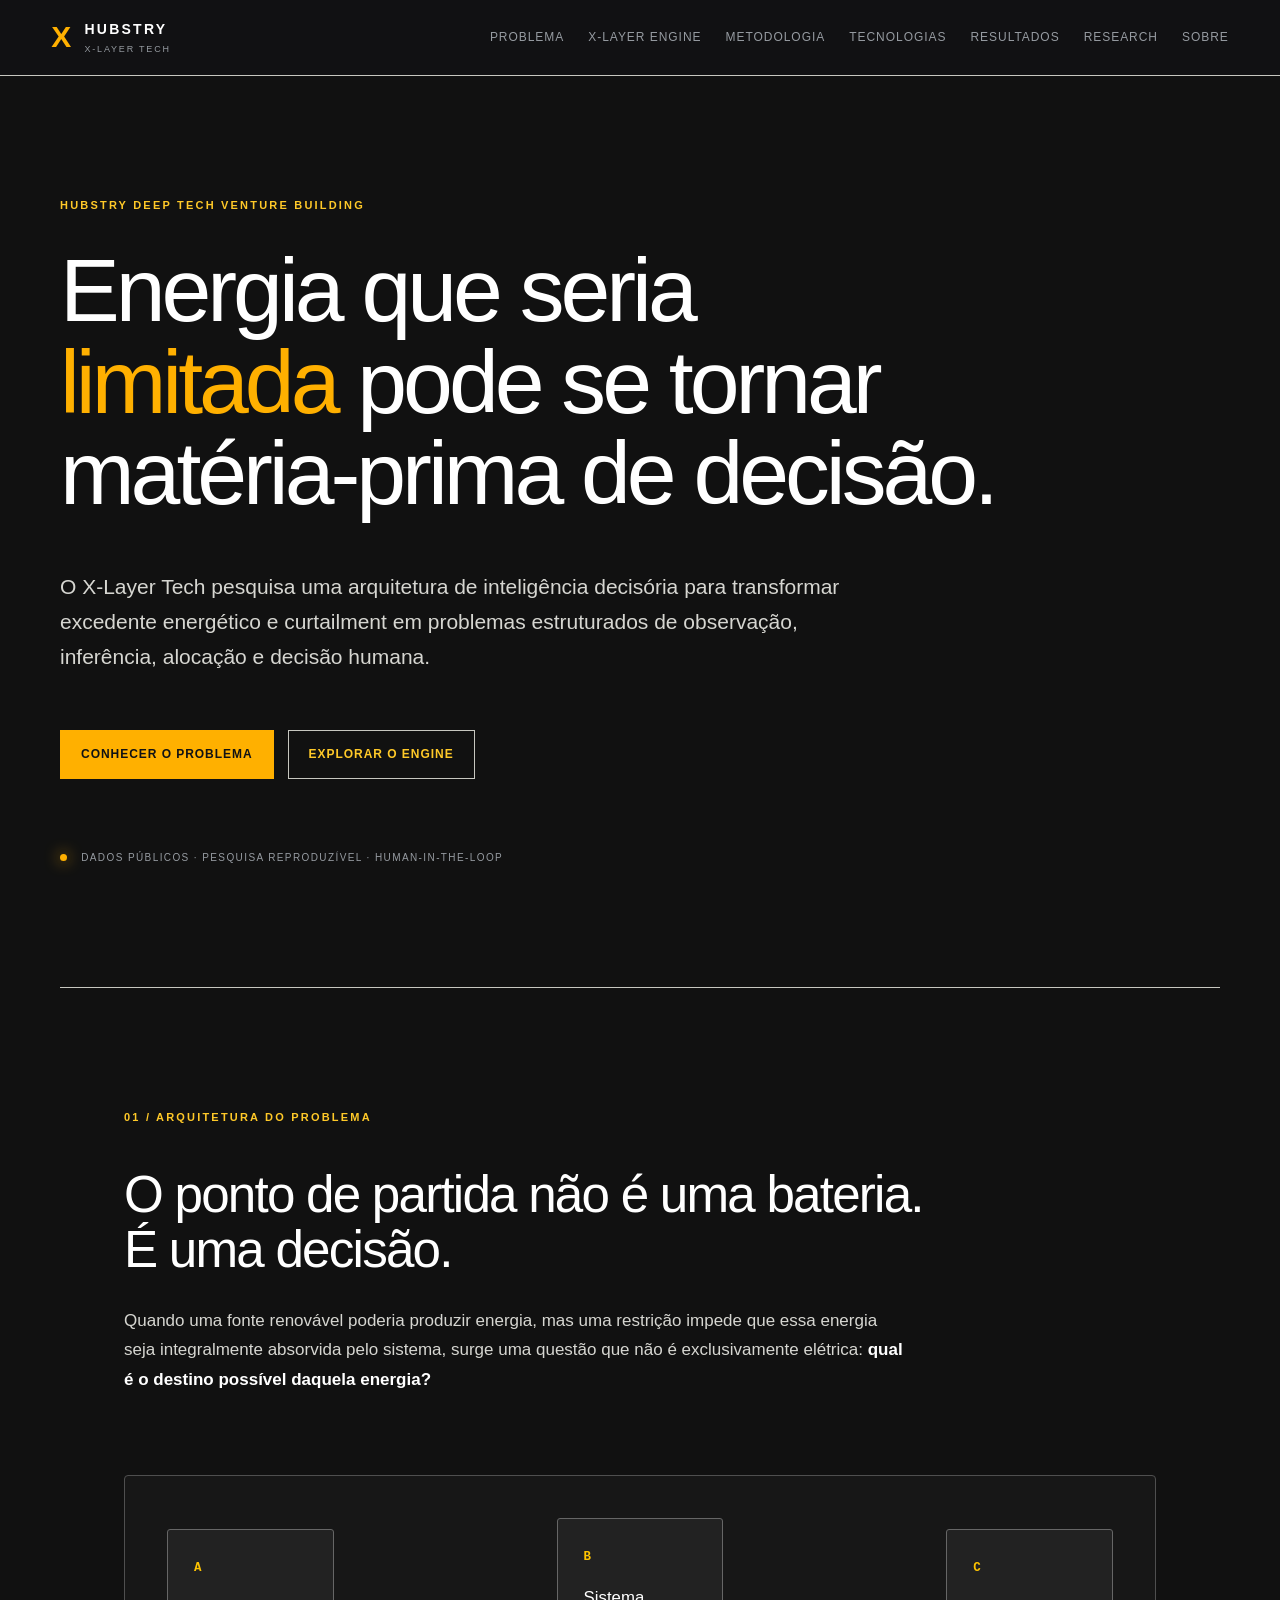
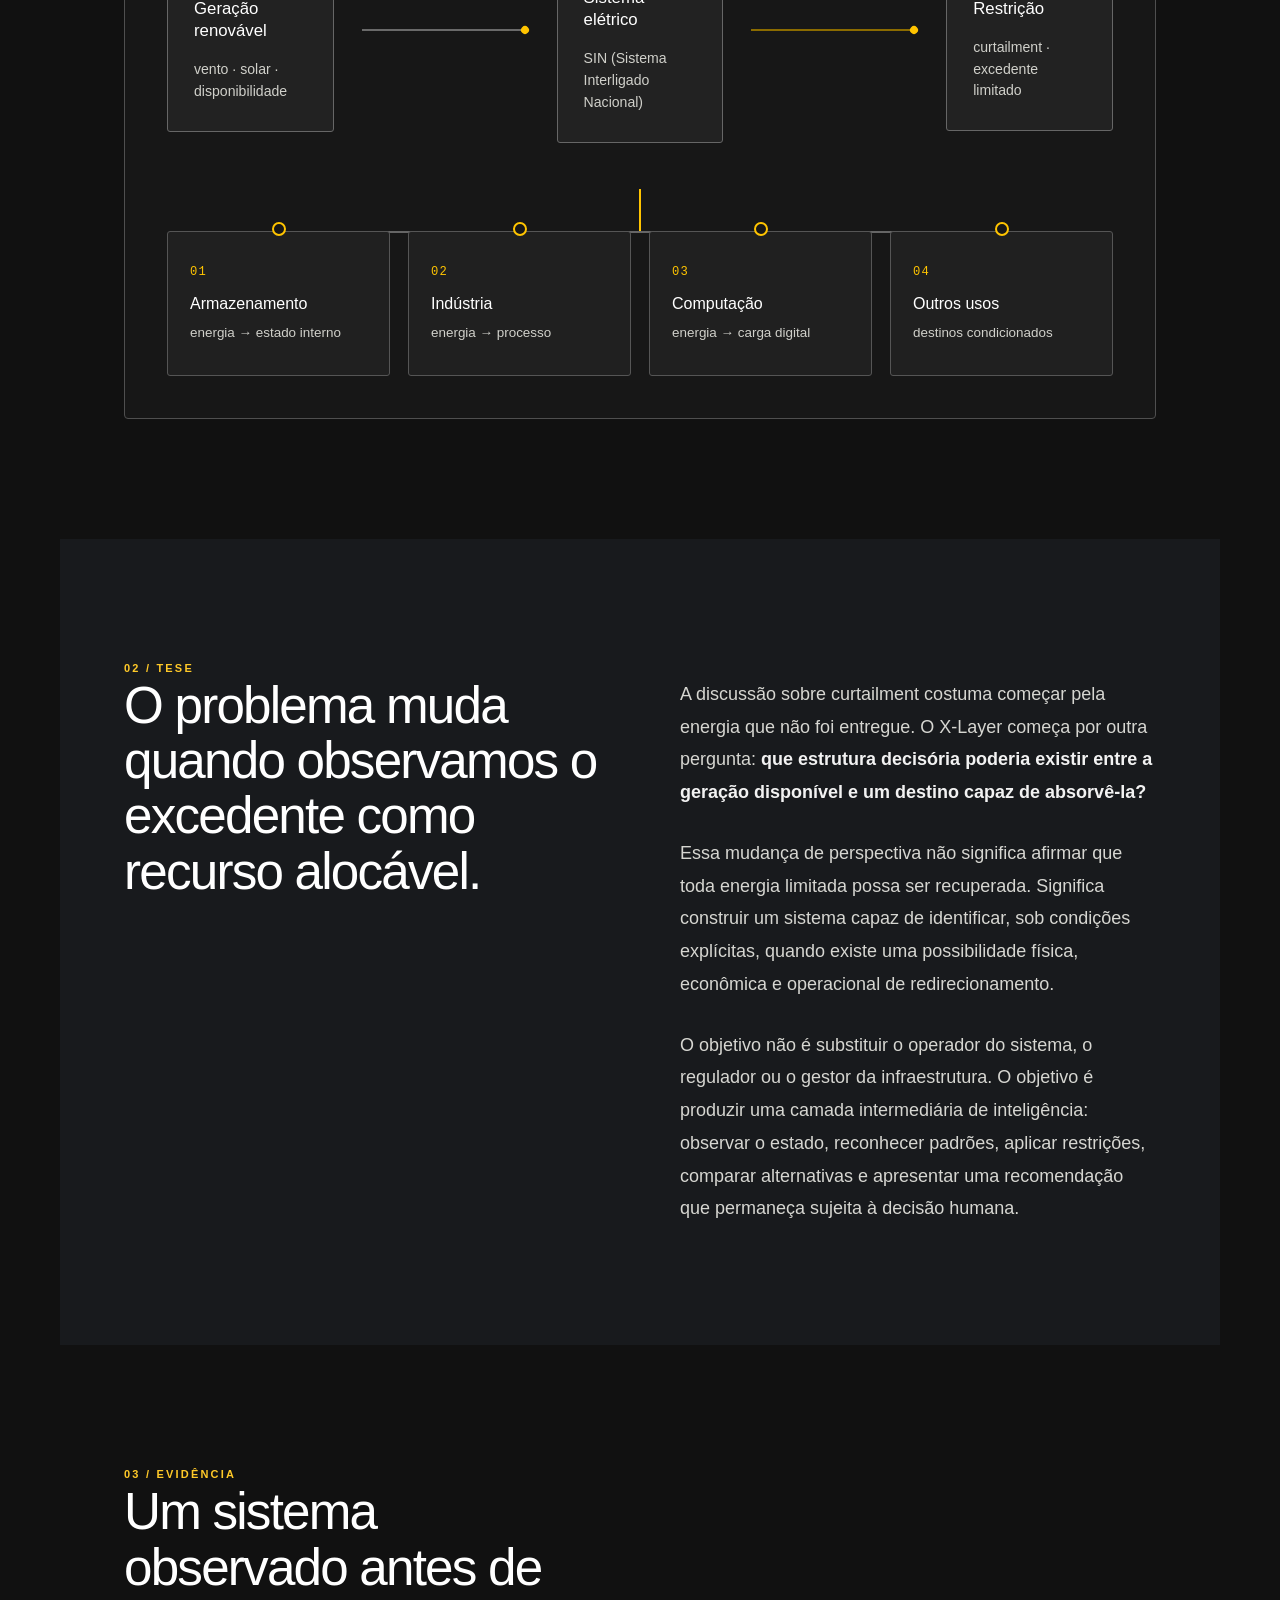
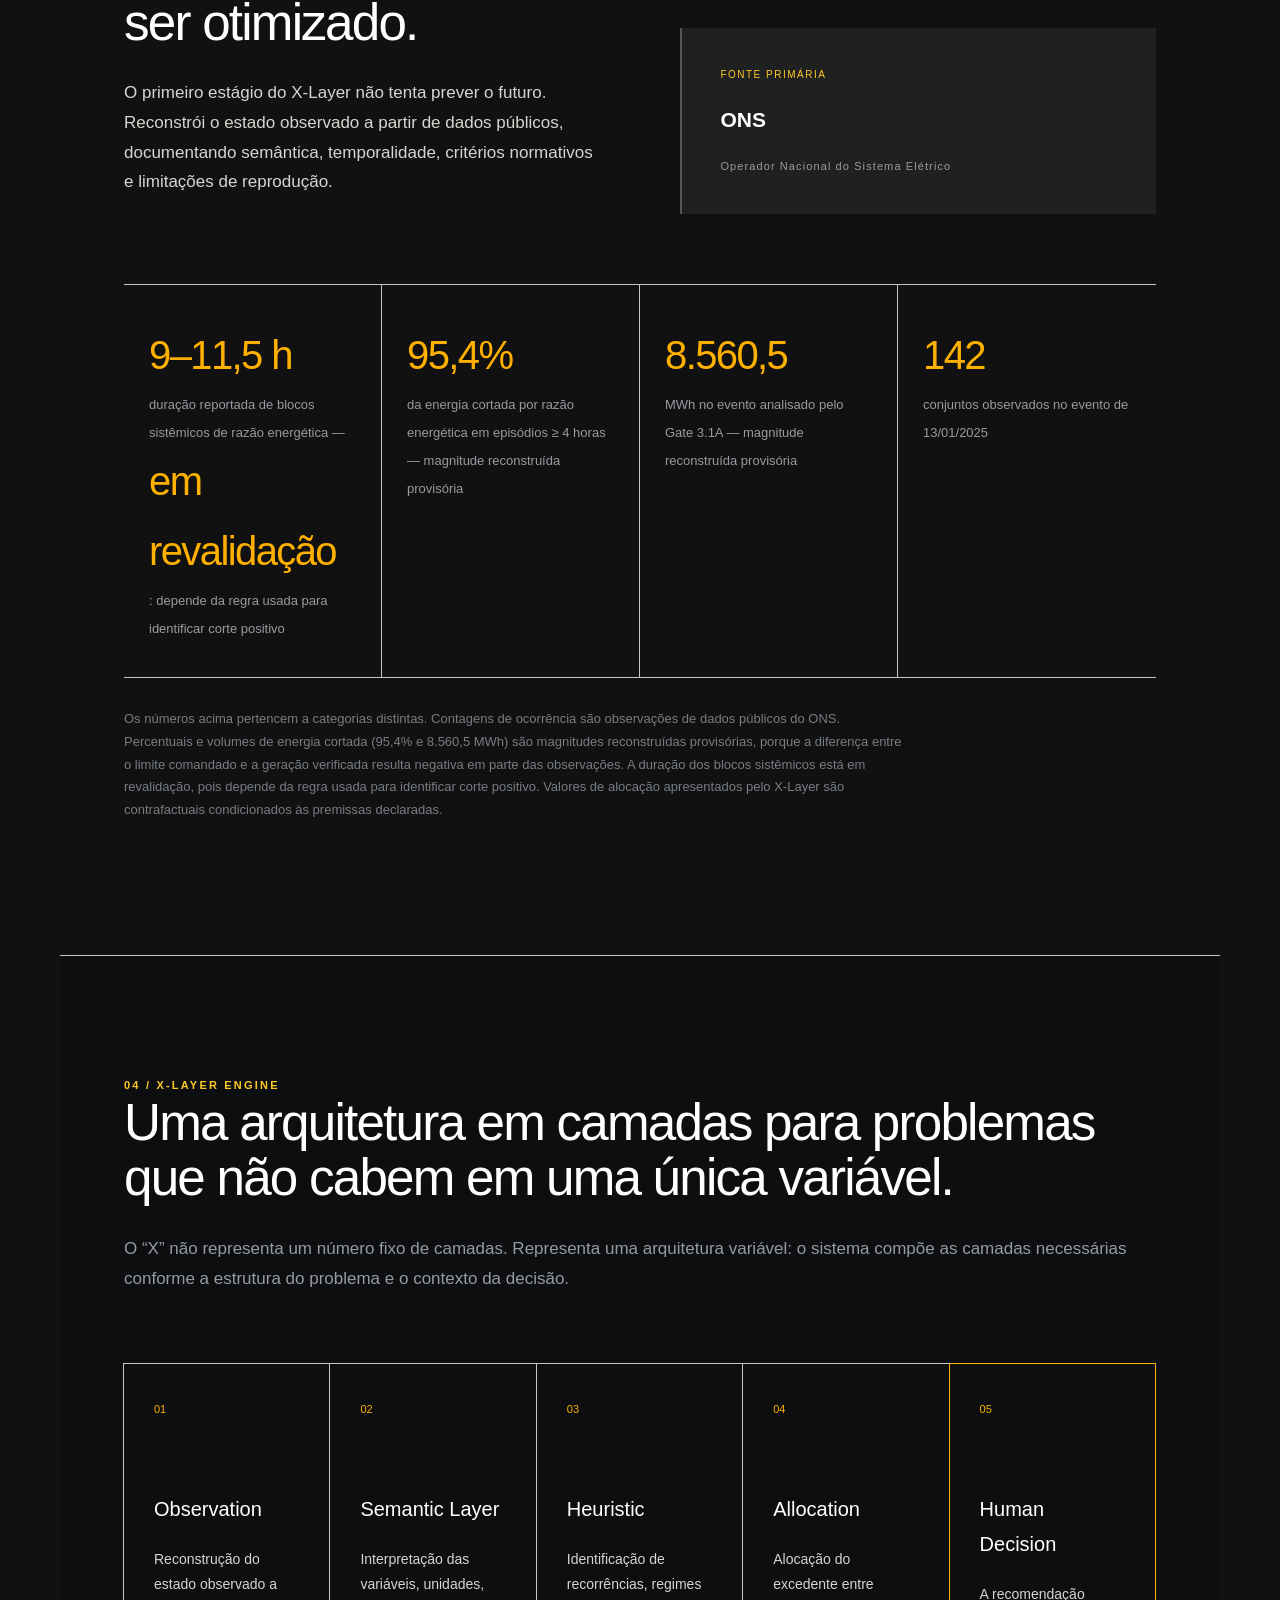
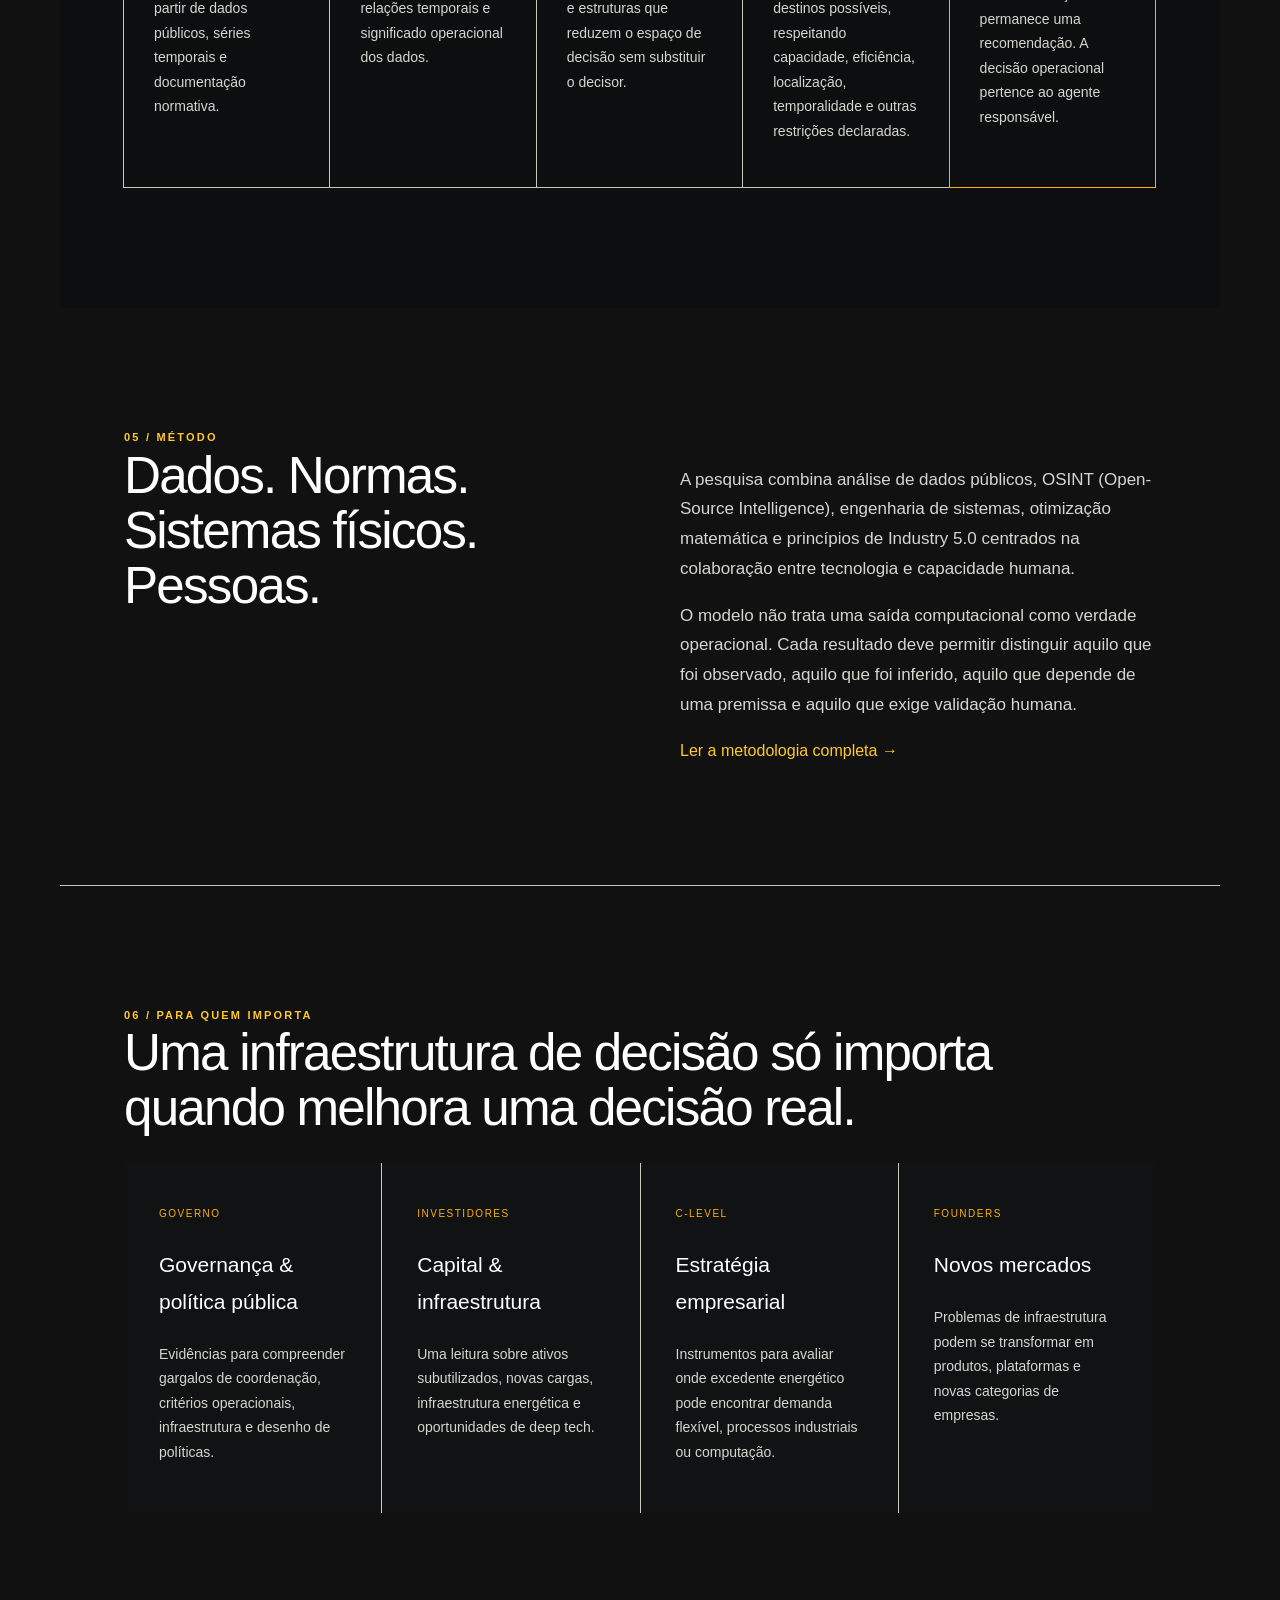
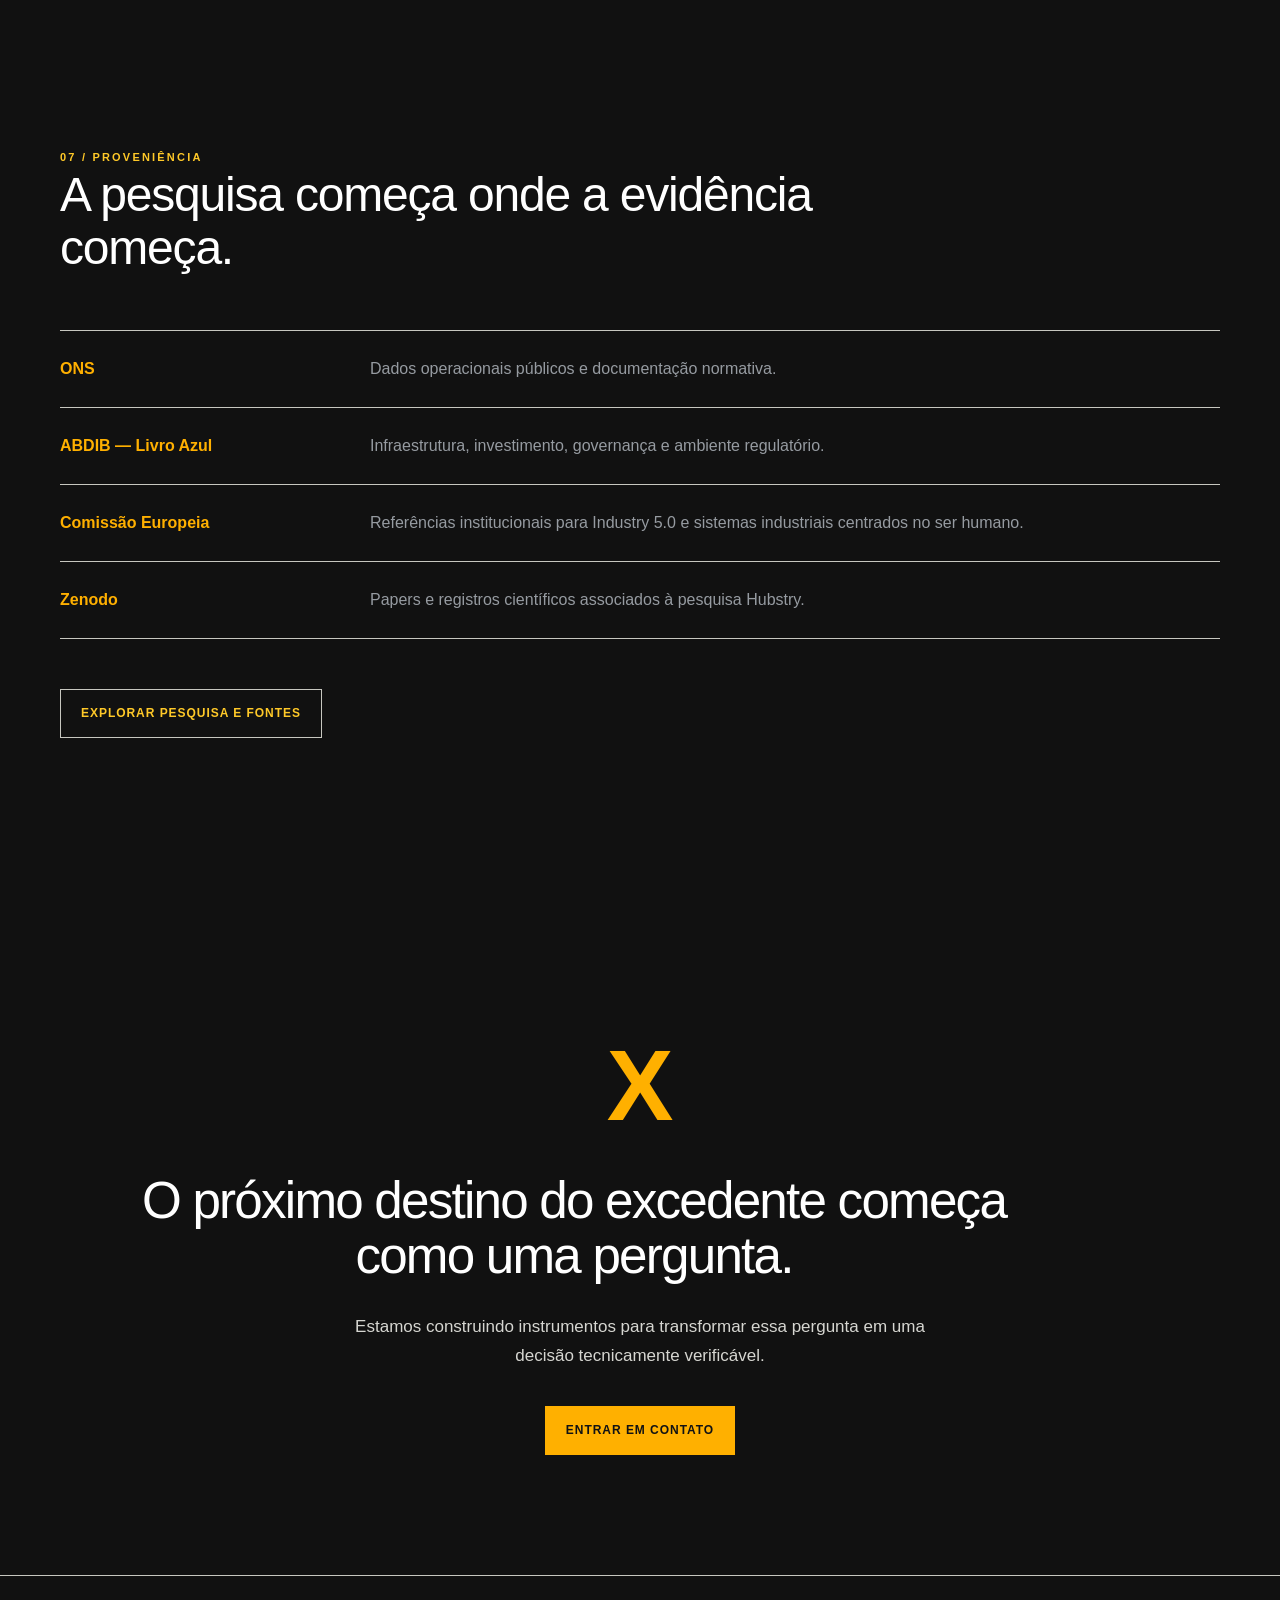
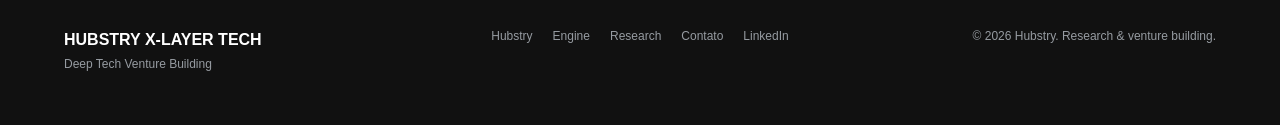
<file: index.html>
<!DOCTYPE html>
<html lang="pt-BR">
<head>
  <meta charset="UTF-8">
  <meta name="viewport" content="width=device-width, initial-scale=1.0">

  <title>Hubstry X-Layer Tech — Orquestração de excedente energético</title>

  <meta name="description"
        content="Hubstry X-Layer Tech pesquisa sistemas de inteligência decisória para orquestração de excedente energético, curtailment e cargas flexíveis.">

  <link rel="stylesheet" href="css/style.css">
</head>

<body>

<header class="site-header">
  <a class="brand" href="index.html">
    <span class="brand-mark">X</span>
    <span>
      <strong>HUBSTRY</strong>
      <small>X-LAYER TECH</small>
    </span>
  </a>

  <nav>
    <a href="problema.html">Problema</a>
    <a href="engine.html">X-Layer Engine</a>
    <a href="metodologia.html">Metodologia</a>
    <a href="tecnologias.html">Tecnologias</a>
    <a href="resultados.html">Resultados</a>
    <a href="research.html">Research</a>
    <a href="sobre.html">Sobre</a>
  </nav>

  <button class="language-toggle" id="languageToggle" type="button"
          aria-label="Alternar idioma">
    <span class="active">PT</span>
    <span>EN</span>
  </button>
</header>


<main>

  <!-- HERO -->

  <section class="hero">

    <div class="hero-kicker">
      HUBSTRY DEEP TECH VENTURE BUILDING
    </div>

    <h1>
      Energia que seria<br>
      <em>limitada</em> pode se tornar<br>
      matéria-prima de decisão.
    </h1>

    <p class="hero-lead">
      O X-Layer Tech pesquisa uma arquitetura de inteligência decisória
      para transformar excedente energético e curtailment em problemas
      estruturados de observação, inferência, alocação e decisão humana.
    </p>

    <div class="hero-actions">
      <a class="button primary" href="problema.html">
        Conhecer o problema
      </a>

      <a class="button secondary" href="engine.html">
        Explorar o Engine
      </a>
    </div>

    <div class="hero-note">
      <span class="signal"></span>
      DADOS PÚBLICOS · PESQUISA REPRODUZÍVEL · HUMAN-IN-THE-LOOP
    </div>

  </section>


  <!-- DIAGRAMA CENTRAL -->

  <section class="diagram-section">

    <div class="section-label">01 / ARQUITETURA DO PROBLEMA</div>

    <div class="diagram-intro">
      <h2>
        O ponto de partida não é uma bateria.
        É uma decisão.
      </h2>

      <p>
        Quando uma fonte renovável poderia produzir energia, mas uma
        restrição impede que essa energia seja integralmente absorvida
        pelo sistema, surge uma questão que não é exclusivamente elétrica:
        <strong>qual é o destino possível daquela energia?</strong>
      </p>
    </div>


    <div class="energy-graph">

      <div class="graph-node source">
        <span class="node-index">A</span>
        <strong>Geração renovável</strong>
        <small>vento · solar · disponibilidade</small>
      </div>

      <div class="graph-line">
        <span></span>
      </div>

      <div class="graph-node system">
        <span class="node-index">B</span>
        <strong>Sistema elétrico</strong>
        <small>SIN (Sistema Interligado Nacional)</small>
      </div>

      <div class="graph-line restricted">
        <span></span>
      </div>

      <div class="graph-node restriction">
        <span class="node-index">C</span>
        <strong>Restrição</strong>
        <small>curtailment · excedente limitado</small>
      </div>

      <div class="graph-fork">

        <div class="fork-node">
          <span>01</span>
          <strong>Armazenamento</strong>
          <small>energia → estado interno</small>
        </div>

        <div class="fork-node">
          <span>02</span>
          <strong>Indústria</strong>
          <small>energia → processo</small>
        </div>

        <div class="fork-node">
          <span>03</span>
          <strong>Computação</strong>
          <small>energia → carga digital</small>
        </div>

        <div class="fork-node">
          <span>04</span>
          <strong>Outros usos</strong>
          <small>destinos condicionados</small>
        </div>

      </div>

    </div>

  </section>


  <!-- ARGUMENTO -->

  <section class="prose-section">

    <div class="section-label">02 / TESE</div>

    <div class="prose-grid">

      <div>
        <h2>
          O problema muda quando observamos
          o excedente como recurso alocável.
        </h2>
      </div>

      <div class="prose">

        <p>
          A discussão sobre curtailment costuma começar pela energia que
          não foi entregue. O X-Layer começa por outra pergunta:
          <strong>que estrutura decisória poderia existir entre a geração
          disponível e um destino capaz de absorvê-la?</strong>
        </p>

        <p>
          Essa mudança de perspectiva não significa afirmar que toda
          energia limitada possa ser recuperada. Significa construir um
          sistema capaz de identificar, sob condições explícitas, quando
          existe uma possibilidade física, econômica e operacional de
          redirecionamento.
        </p>

        <p>
          O objetivo não é substituir o operador do sistema, o regulador
          ou o gestor da infraestrutura. O objetivo é produzir uma camada
          intermediária de inteligência: observar o estado, reconhecer
          padrões, aplicar restrições, comparar alternativas e apresentar
          uma recomendação que permaneça sujeita à decisão humana.
        </p>

      </div>

    </div>

  </section>


  <!-- DADO -->

  <section class="evidence-section">

    <div class="section-label">03 / EVIDÊNCIA</div>

    <div class="evidence-header">

      <div>
        <h2>
          Um sistema observado antes de ser otimizado.
        </h2>

        <p>
          O primeiro estágio do X-Layer não tenta prever o futuro.
          Reconstrói o estado observado a partir de dados públicos,
          documentando semântica, temporalidade, critérios normativos
          e limitações de reprodução.
        </p>
      </div>

      <div class="evidence-source">
        <span>FONTE PRIMÁRIA</span>
        <strong>ONS</strong>
        <small>
          Operador Nacional do Sistema Elétrico
        </small>
      </div>

    </div>


    <div class="metrics">

      <article class="metric">
        <strong>9–11,5 h</strong>
        <span>
          duração reportada de blocos sistêmicos de razão energética —
          <strong>em revalidação</strong>: depende da regra usada para
          identificar corte positivo
        </span>
      </article>

      <article class="metric">
        <strong>95,4%</strong>
        <span>
          da energia cortada por razão energética em episódios ≥ 4 horas —
          magnitude reconstruída provisória
        </span>
      </article>

      <article class="metric">
        <strong>8.560,5</strong>
        <span>
          MWh no evento analisado pelo Gate 3.1A — magnitude
          reconstruída provisória
        </span>
      </article>

      <article class="metric">
        <strong>142</strong>
        <span>
          conjuntos observados no evento de 13/01/2025
        </span>
      </article>

    </div>

    <p class="method-note">
      Os números acima pertencem a categorias distintas. Contagens de
      ocorrência são observações de dados públicos do ONS. Percentuais e
      volumes de energia cortada (95,4% e 8.560,5 MWh) são magnitudes
      reconstruídas provisórias, porque a diferença entre o limite comandado
      e a geração verificada resulta negativa em parte das observações. A
      duração dos blocos sistêmicos está em revalidação, pois depende da
      regra usada para identificar corte positivo. Valores de alocação
      apresentados pelo X-Layer são contrafactuais condicionados às
      premissas declaradas.
    </p>

  </section>


  <!-- ARQUITETURA DO ENGINE -->

  <section class="architecture-section">

    <div class="section-label">04 / X-LAYER ENGINE</div>

    <h2>
      Uma arquitetura em camadas para problemas
      que não cabem em uma única variável.
    </h2>

    <p class="architecture-lead">
      O “X” não representa um número fixo de camadas. Representa uma
      arquitetura variável: o sistema compõe as camadas necessárias
      conforme a estrutura do problema e o contexto da decisão.
    </p>


    <div class="layer-stack">

      <article>
        <span>01</span>
        <h3>Observation</h3>
        <p>
          Reconstrução do estado observado a partir de dados públicos,
          séries temporais e documentação normativa.
        </p>
      </article>

      <article>
        <span>02</span>
        <h3>Semantic Layer</h3>
        <p>
          Interpretação das variáveis, unidades, relações temporais
          e significado operacional dos dados.
        </p>
      </article>

      <article>
        <span>03</span>
        <h3>Heuristic</h3>
        <p>
          Identificação de recorrências, regimes e estruturas que
          reduzem o espaço de decisão sem substituir o decisor.
        </p>
      </article>

      <article>
        <span>04</span>
        <h3>Allocation</h3>
        <p>
          Alocação do excedente entre destinos possíveis, respeitando
          capacidade, eficiência, localização, temporalidade e outras
          restrições declaradas.
        </p>
      </article>

      <article class="human-layer">
        <span>05</span>
        <h3>Human Decision</h3>
        <p>
          A recomendação permanece uma recomendação. A decisão operacional
          pertence ao agente responsável.
        </p>
      </article>

    </div>

  </section>


  <!-- METODOLOGIA -->

  <section class="methodology-section">

    <div class="section-label">05 / MÉTODO</div>

    <div class="methodology-grid">

      <div>
        <h2>
          Dados. Normas. Sistemas físicos.
          Pessoas.
        </h2>
      </div>

      <div>

        <p>
          A pesquisa combina análise de dados públicos, OSINT
          (Open-Source Intelligence), engenharia de sistemas,
          otimização matemática e princípios de Industry 5.0
          centrados na colaboração entre tecnologia e capacidade humana.
        </p>

        <p>
          O modelo não trata uma saída computacional como verdade
          operacional. Cada resultado deve permitir distinguir aquilo
          que foi observado, aquilo que foi inferido, aquilo que depende
          de uma premissa e aquilo que exige validação humana.
        </p>

        <a href="metodologia.html" class="text-link">
          Ler a metodologia completa →
        </a>

      </div>

    </div>

  </section>


  <!-- PARA QUEM IMPORTA -->

  <section class="stakeholders-section">

    <div class="section-label">06 / PARA QUEM IMPORTA</div>

    <h2>
      Uma infraestrutura de decisão só importa
      quando melhora uma decisão real.
    </h2>

    <div class="stakeholder-grid">

      <article>
        <span>GOVERNO</span>
        <h3>Governança & política pública</h3>
        <p>
          Evidências para compreender gargalos de coordenação, critérios
          operacionais, infraestrutura e desenho de políticas.
        </p>
      </article>

      <article>
        <span>INVESTIDORES</span>
        <h3>Capital & infraestrutura</h3>
        <p>
          Uma leitura sobre ativos subutilizados, novas cargas,
          infraestrutura energética e oportunidades de deep tech.
        </p>
      </article>

      <article>
        <span>C-LEVEL</span>
        <h3>Estratégia empresarial</h3>
        <p>
          Instrumentos para avaliar onde excedente energético pode
          encontrar demanda flexível, processos industriais ou computação.
        </p>
      </article>

      <article>
        <span>FOUNDERS</span>
        <h3>Novos mercados</h3>
        <p>
          Problemas de infraestrutura podem se transformar em produtos,
          plataformas e novas categorias de empresas.
        </p>
      </article>

    </div>

  </section>


  <!-- FONTES -->

  <section class="sources-section index-source-section">

    <div class="section-label">07 / PROVENIÊNCIA</div>

    <h2>
      A pesquisa começa onde a evidência começa.
    </h2>

    <div class="source-list">

      <div>
        <strong>ONS</strong>
        <span>
          Dados operacionais públicos e documentação normativa.
        </span>
      </div>

      <div>
        <strong>ABDIB — Livro Azul</strong>
        <span>
          Infraestrutura, investimento, governança e ambiente regulatório.
        </span>
      </div>

      <div>
        <strong>Comissão Europeia</strong>
        <span>
          Referências institucionais para Industry 5.0 e sistemas
          industriais centrados no ser humano.
        </span>
      </div>

      <div>
        <strong>Zenodo</strong>
        <span>
          Papers e registros científicos associados à pesquisa Hubstry.
        </span>
      </div>

    </div>

    <a href="research.html" class="button secondary">
      Explorar pesquisa e fontes
    </a>

  </section>


  <!-- CTA -->

  <section class="closing-section">

    <div class="closing-mark">X</div>

    <h2>
      O próximo destino do excedente
      começa como uma pergunta.
    </h2>

    <p>
      Estamos construindo instrumentos para transformar essa pergunta
      em uma decisão tecnicamente verificável.
    </p>

    <a href="mailto:guilhermemachado.ceo@hubstry.dev" class="button primary">
      Entrar em contato
    </a>

  </section>

</main>


<footer>

  <div class="footer-brand">
    <strong>HUBSTRY X-LAYER TECH</strong>
    <span>Deep Tech Venture Building</span>
  </div>

  <div class="footer-links">
    <a href="https://www.hubstry.dev">Hubstry</a>
    <a href="https://github.com/Hubstry-DeepTech/hubstry-xlayer-engine" target="_blank" rel="noopener">
      Engine
    </a>
    <a href="research.html">Research</a>
    <a href="mailto:guilhermemachado.ceo@hubstry.dev">Contato</a>
    <a href="https://www.linkedin.com/in/guilhermegoncalvesmachado/" target="_blank" rel="noopener">LinkedIn</a>
  </div>

  <div class="footer-copy">
    © 2026 Hubstry. Research & venture building.
  </div>

</footer>

<script src="js/main.js"></script>

</body>
</html>
</file>
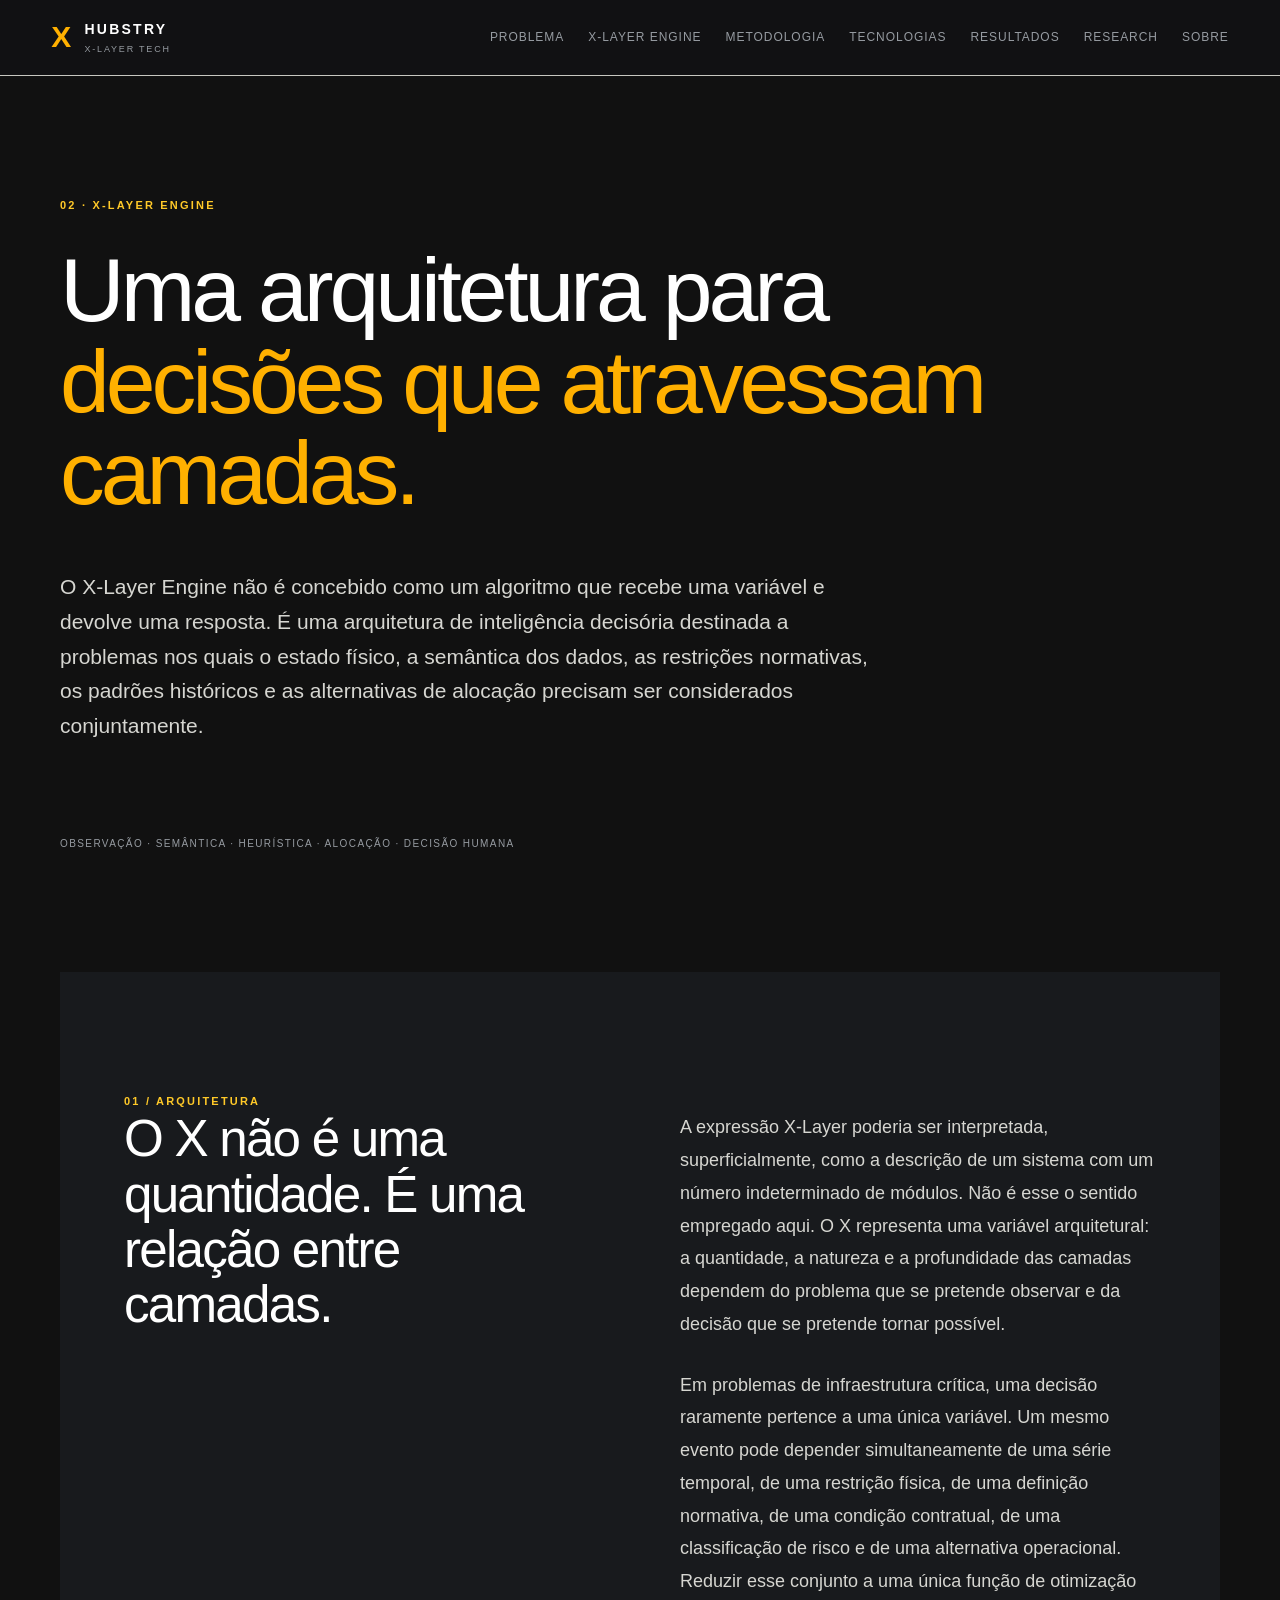
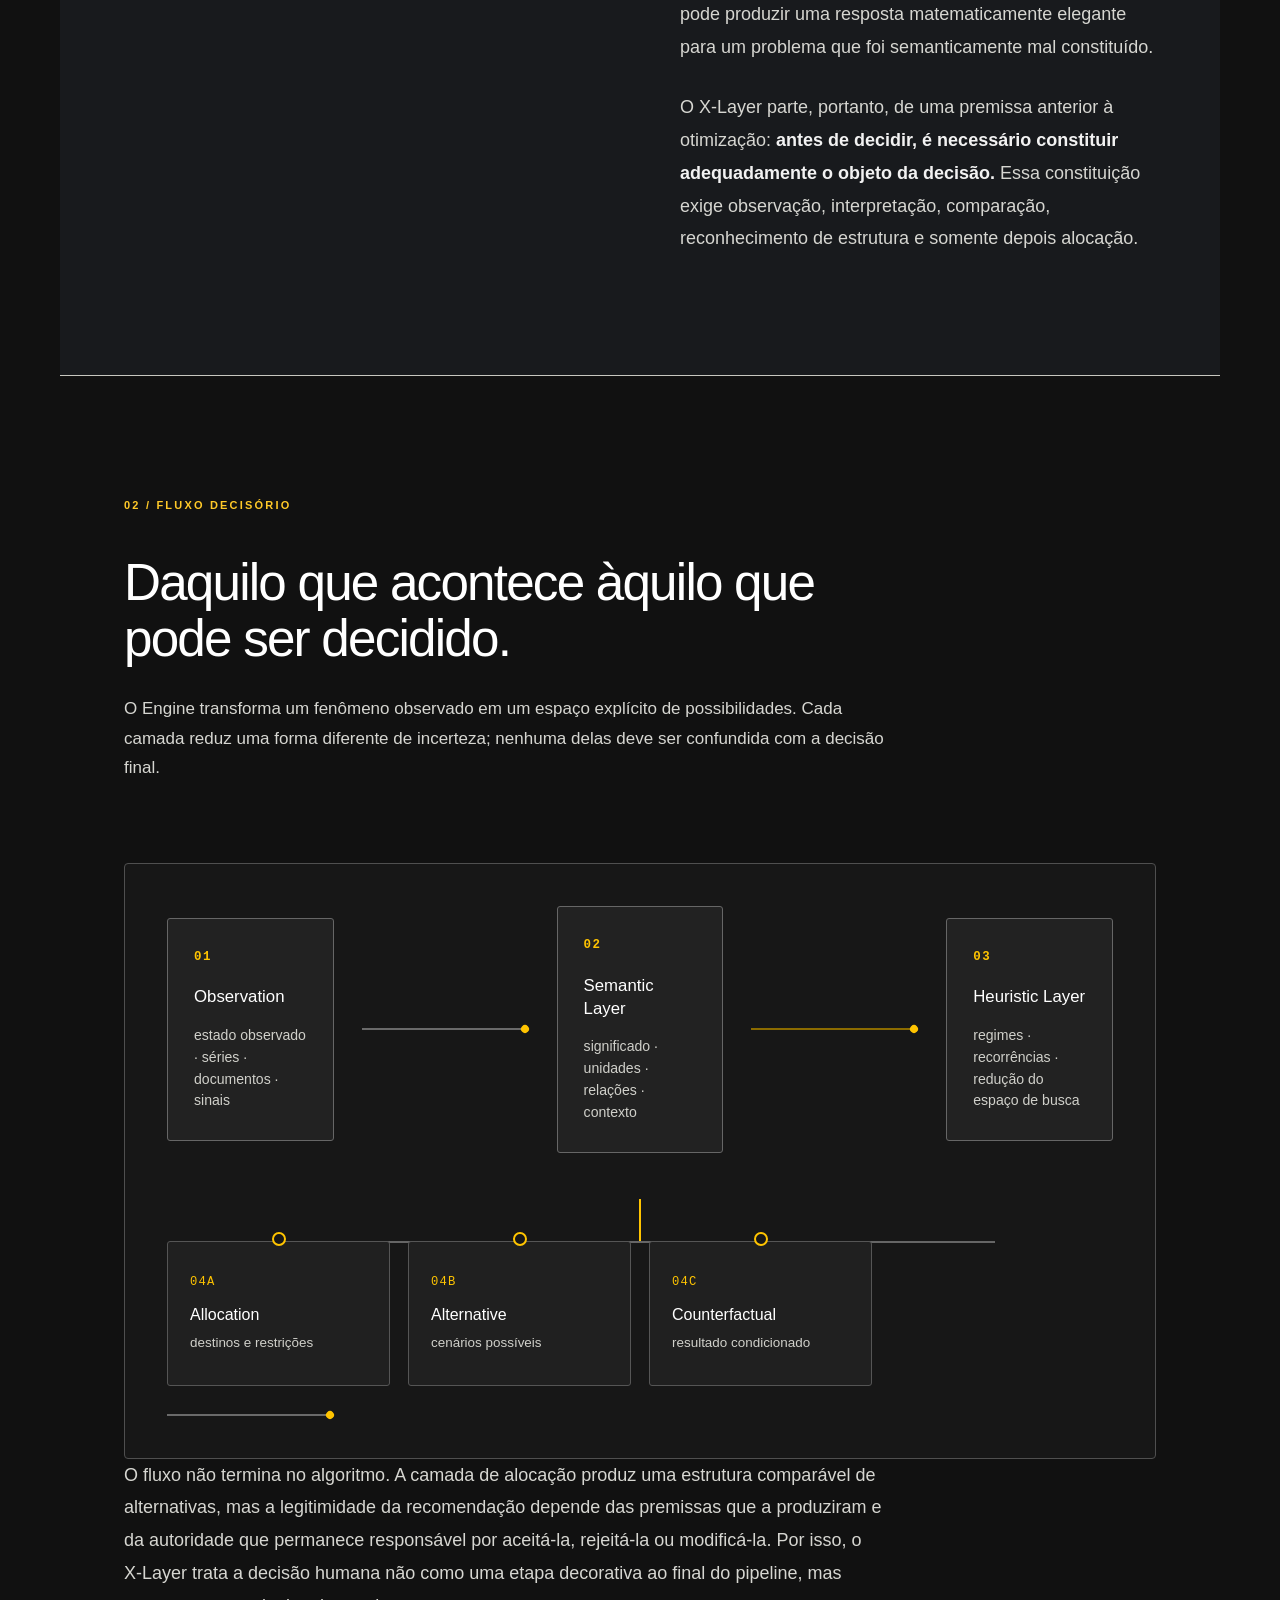
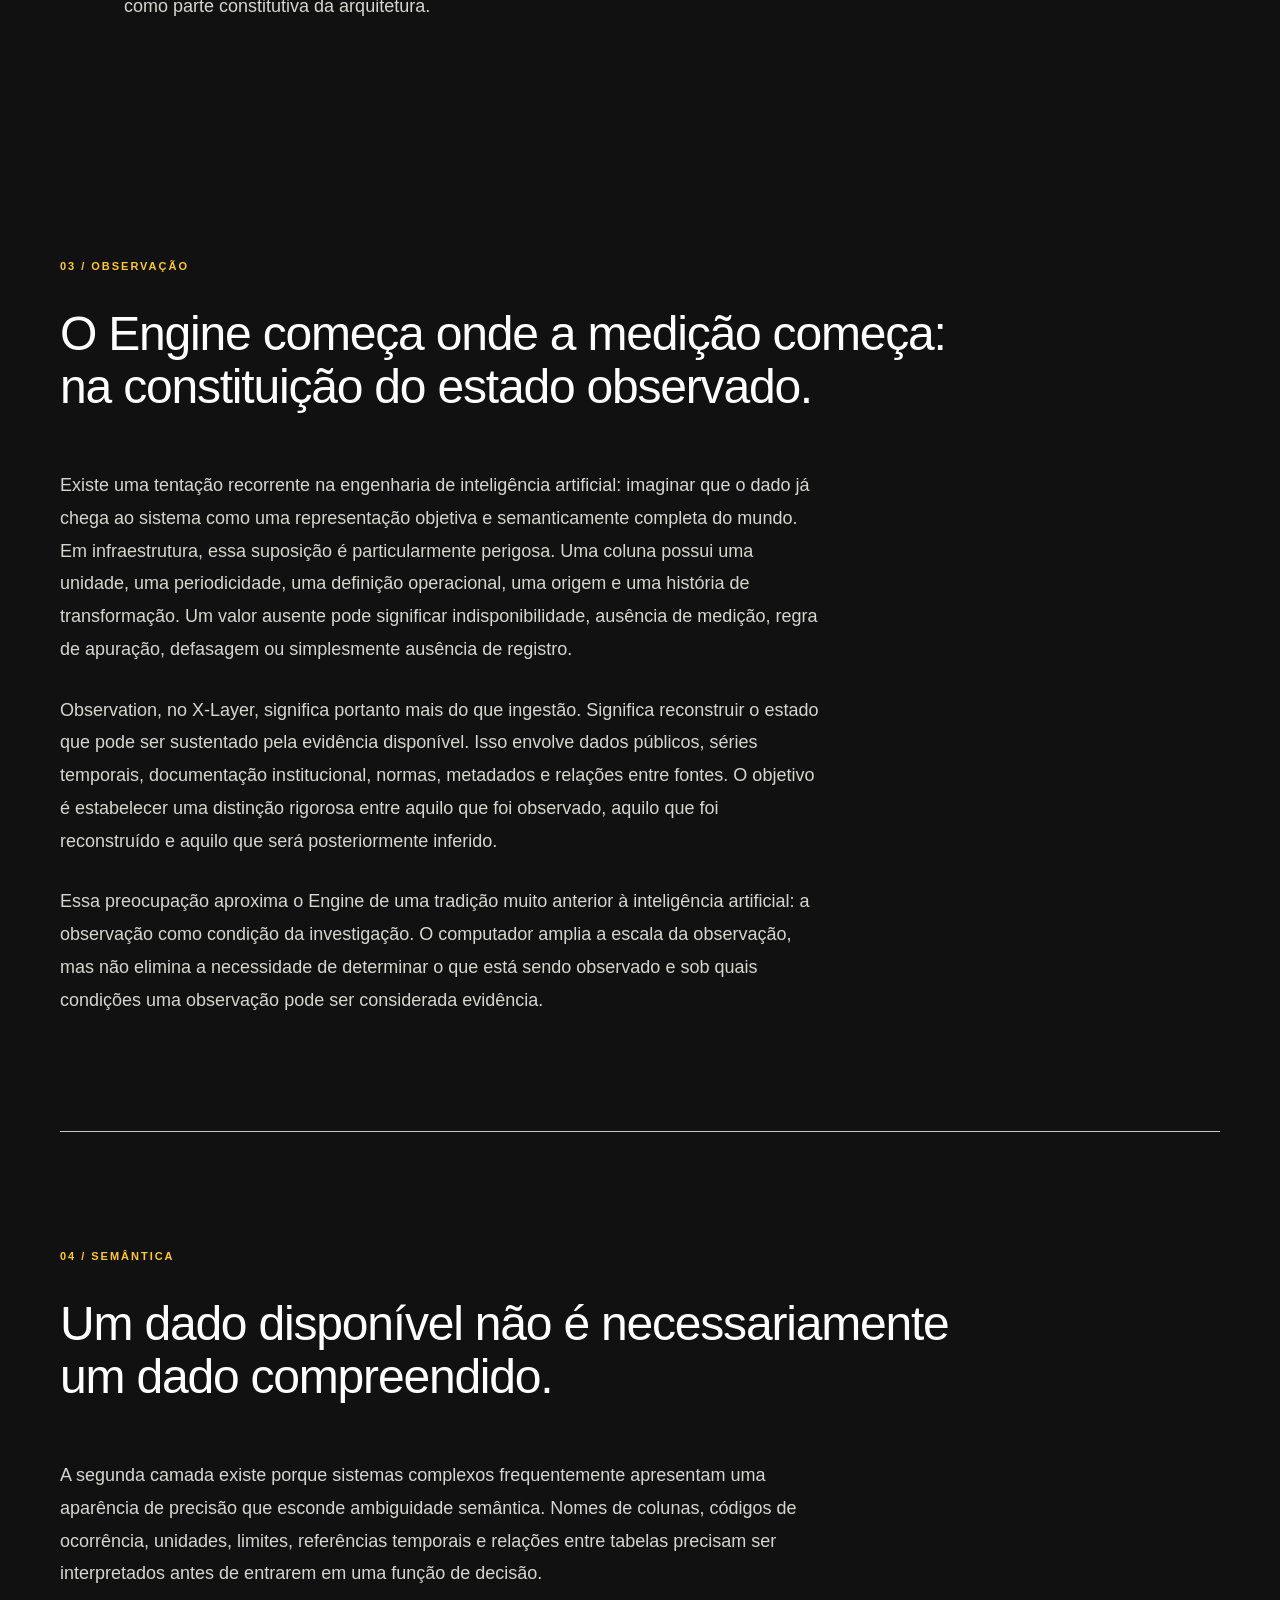
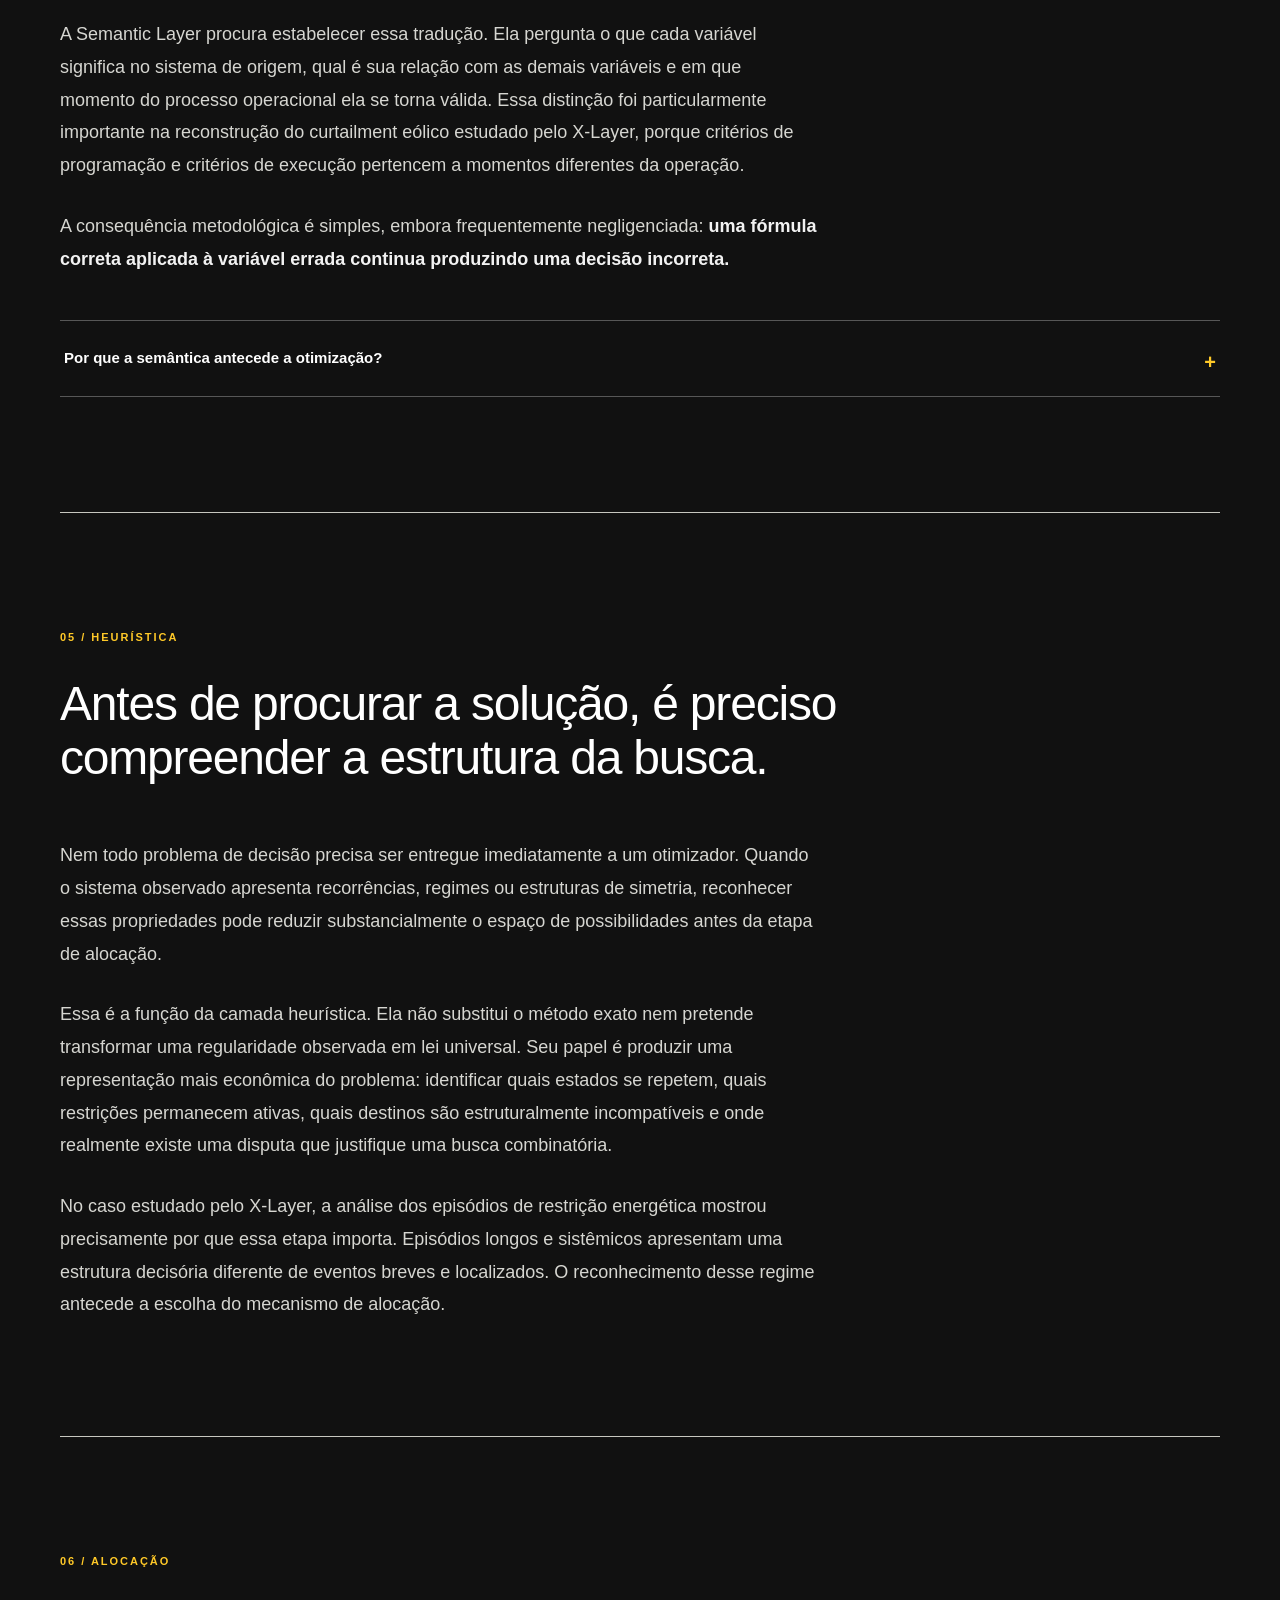
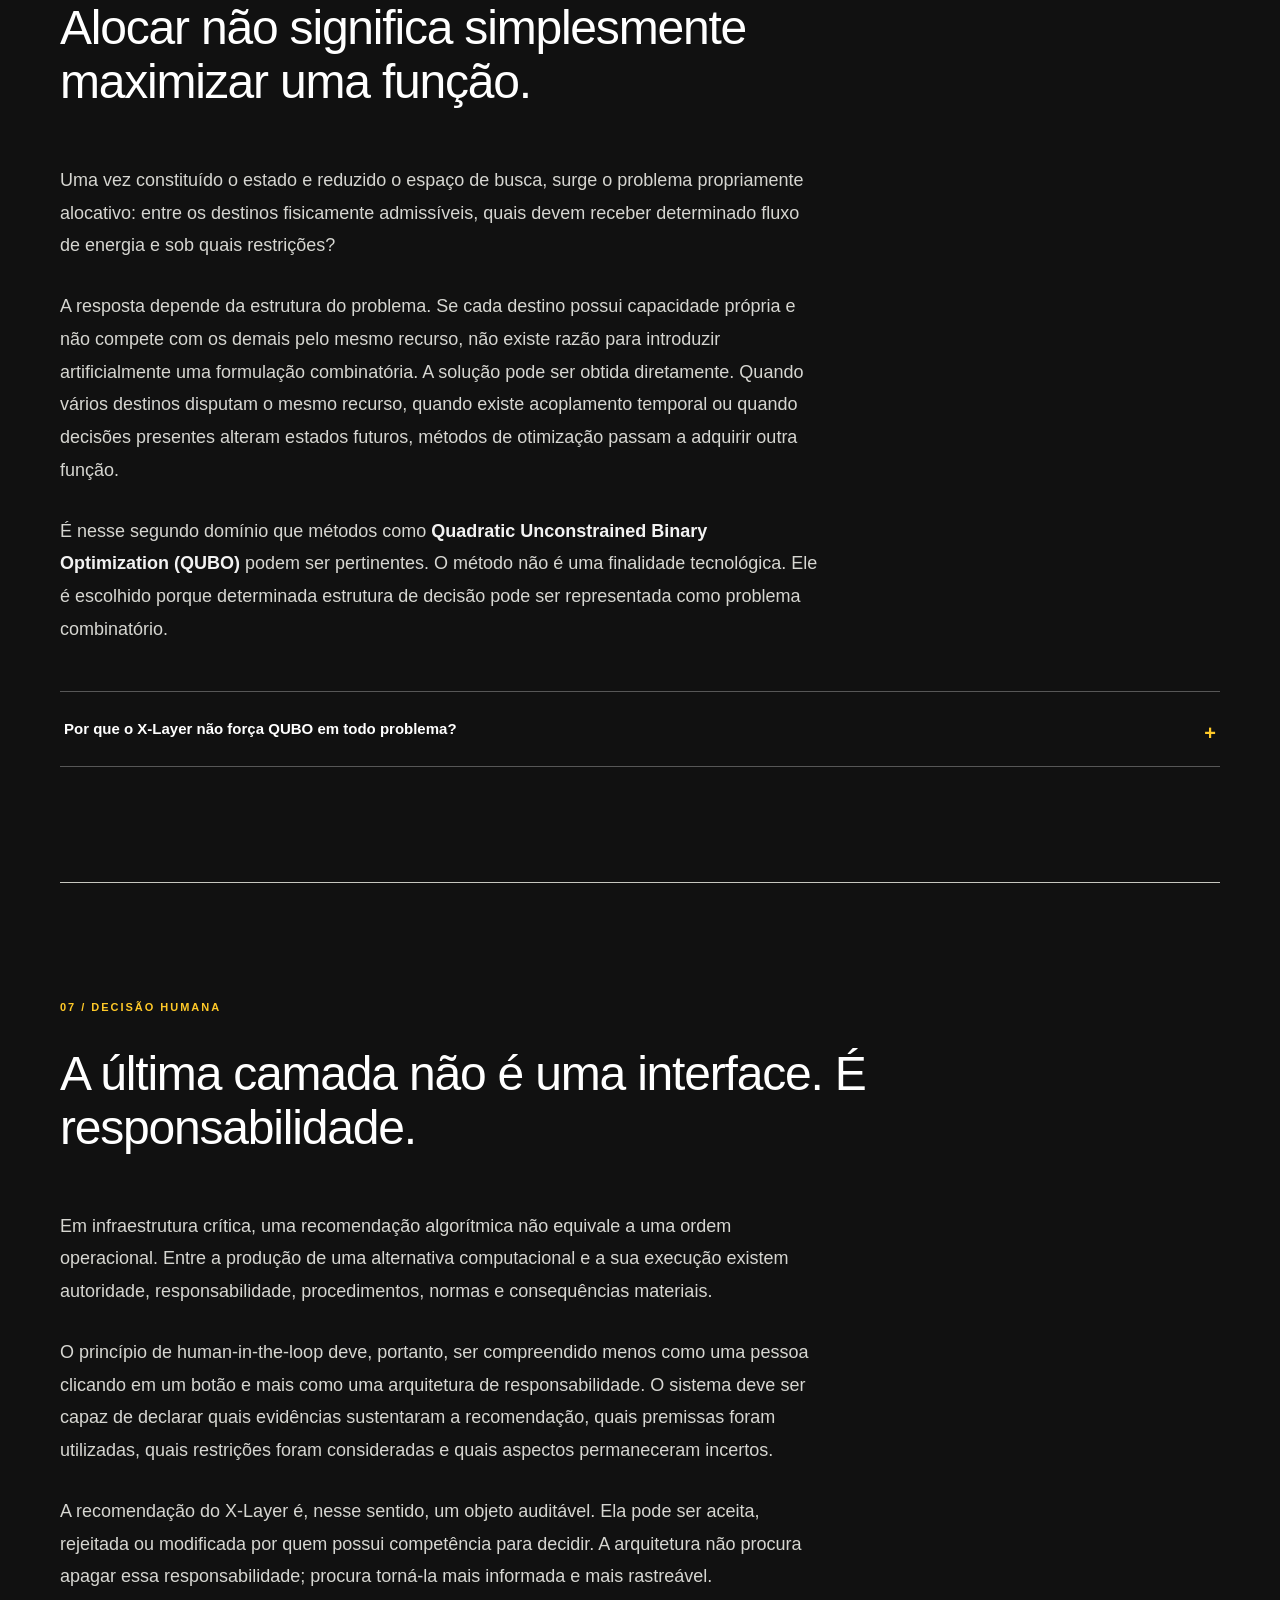
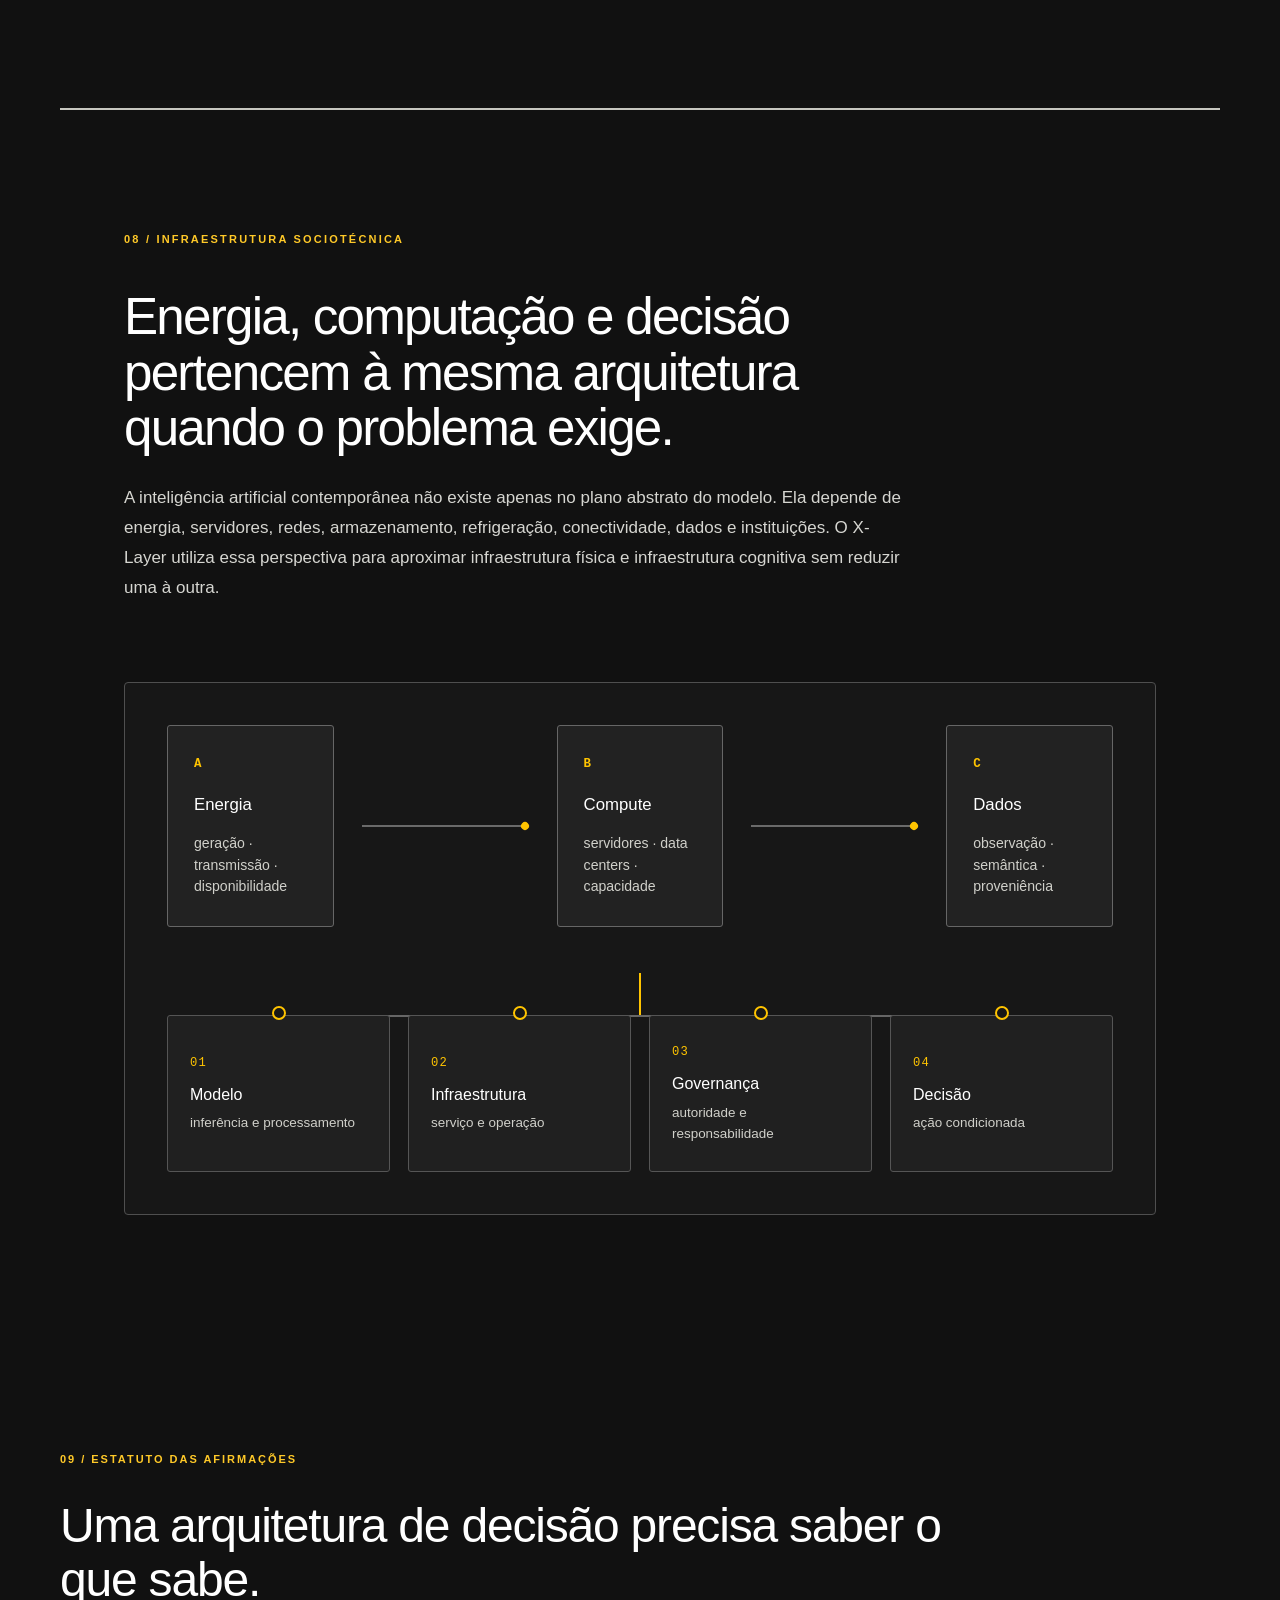
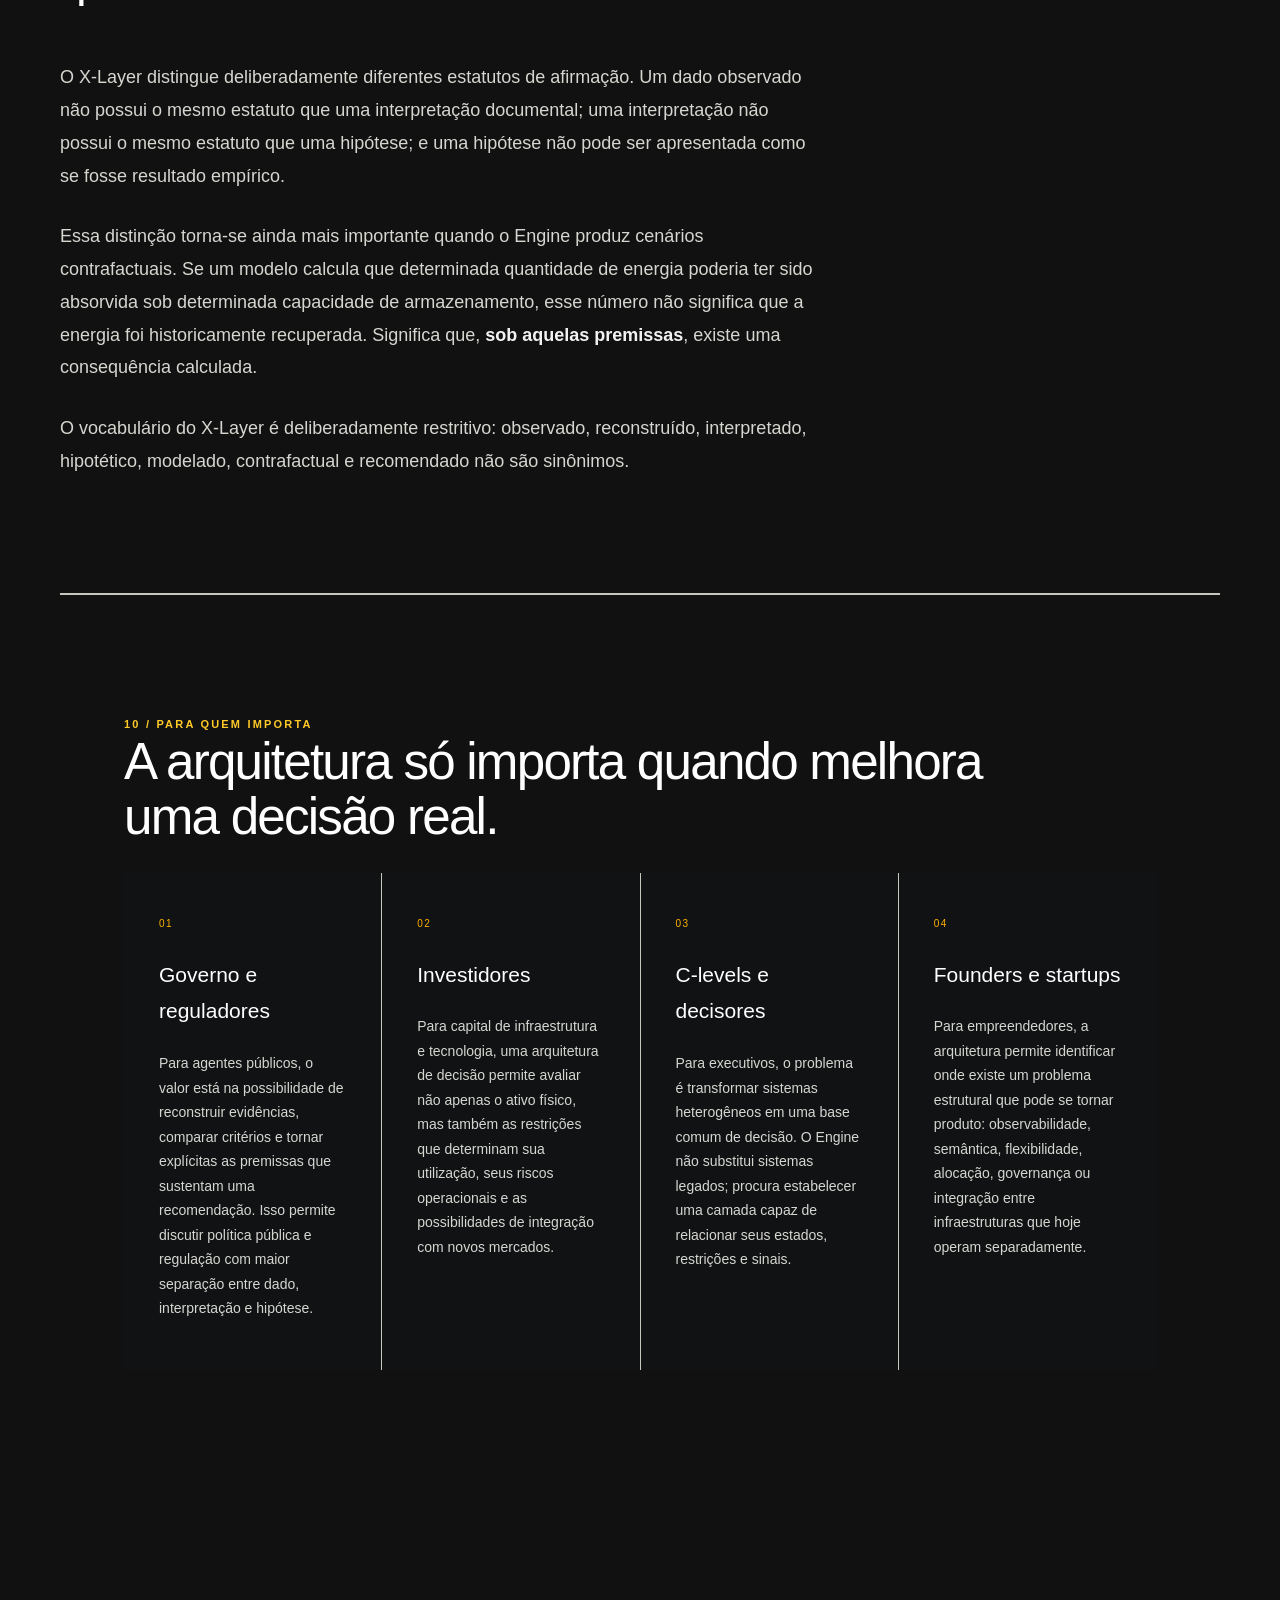
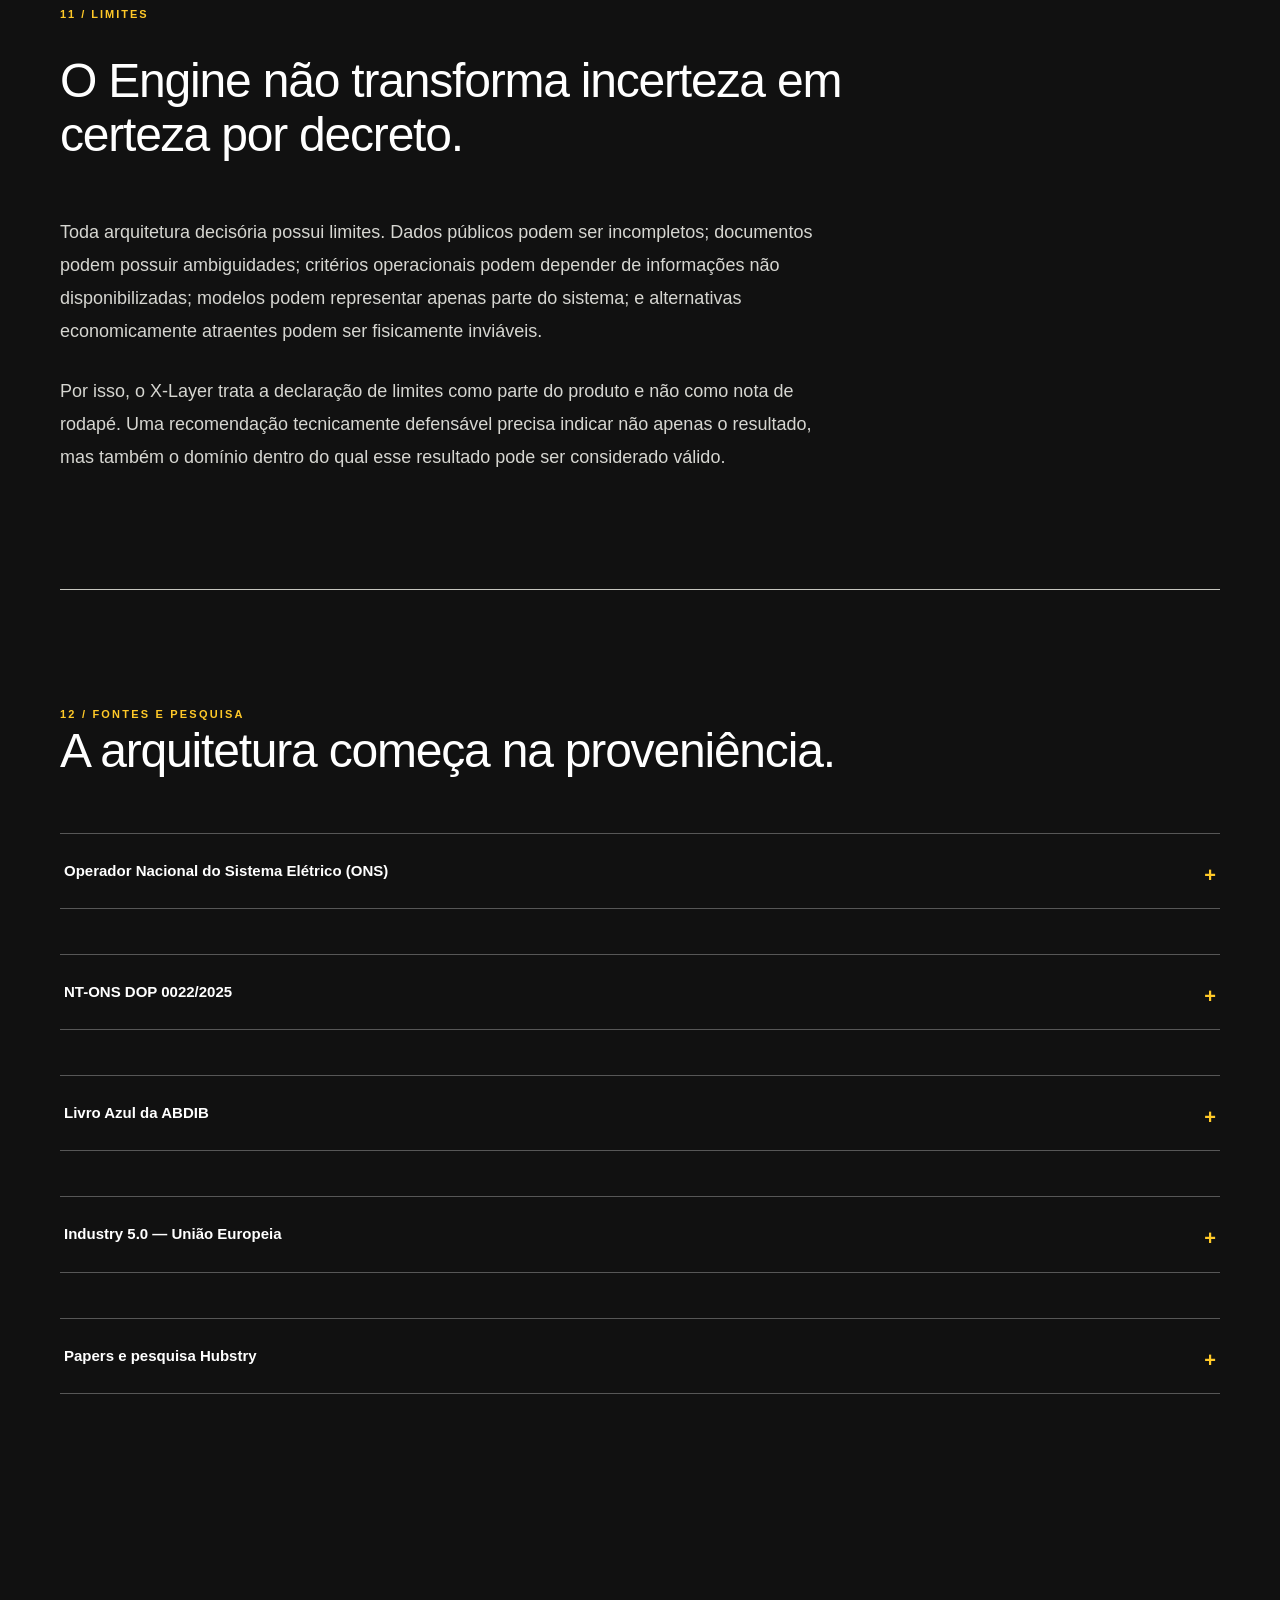
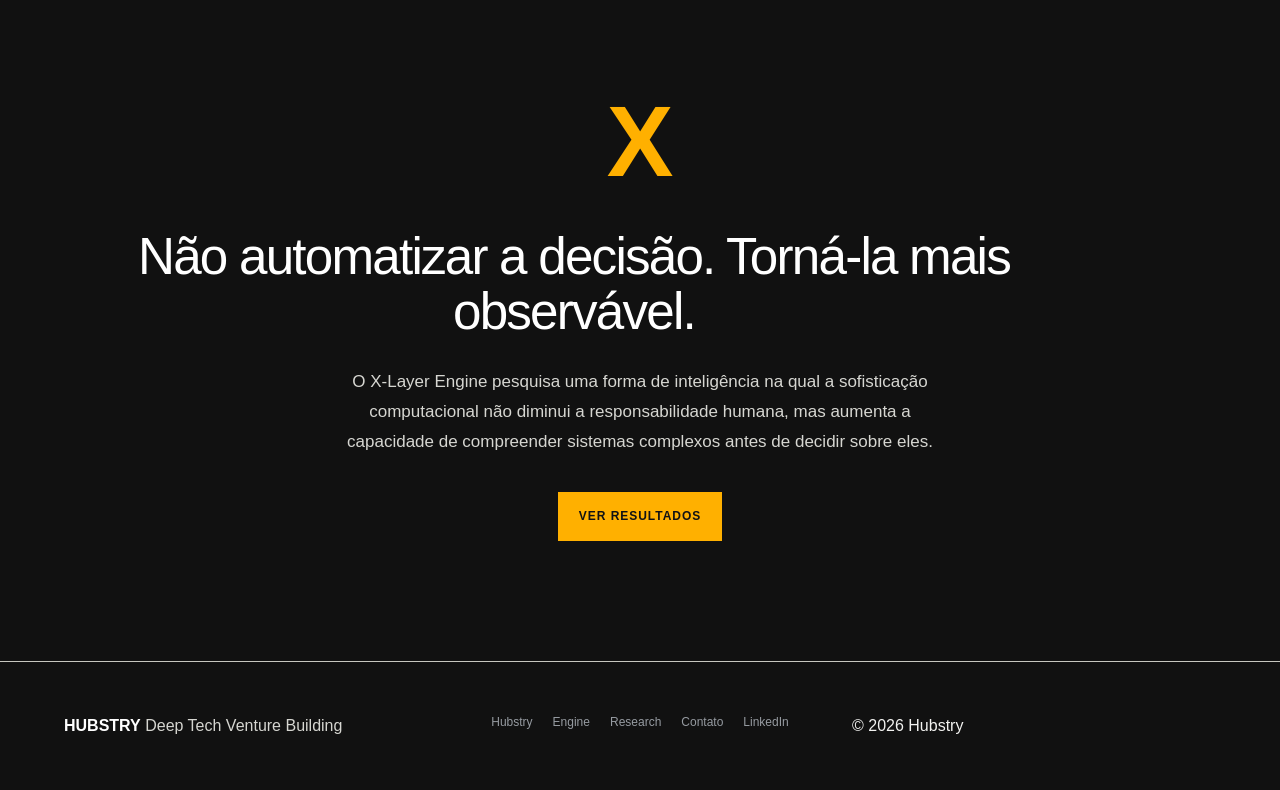
<file: engine.html>
<!DOCTYPE html>
<html lang="pt-BR">
<head>
  <meta charset="UTF-8">
  <meta name="viewport" content="width=device-width, initial-scale=1.0">

  <title>X-Layer Engine | Hubstry X-Layer Tech</title>

  <meta name="description"
        content="X-Layer Engine: arquitetura de inteligência decisória para problemas físicos, regulatórios e infraestruturais complexos.">

  <link rel="stylesheet" href="css/style.css">
</head>

<body>

<header class="site-header">

  <a class="brand" href="index.html">
    <span class="brand-mark">X</span>
    <span>
      <strong>HUBSTRY</strong>
      <small>X-LAYER TECH</small>
    </span>
  </a>

  <nav>
    <a href="problema.html">Problema</a>
    <a href="engine.html">X-Layer Engine</a>
    <a href="metodologia.html">Metodologia</a>
    <a href="tecnologias.html">Tecnologias</a>
    <a href="resultados.html">Resultados</a>
    <a href="research.html">Research</a>
    <a href="sobre.html">Sobre</a>
  </nav>

  <button class="language-toggle" id="languageToggle" type="button"
          aria-label="Alternar idioma">
    <span class="active">PT</span>
    <span>EN</span>
  </button>

</header>


<main>

<section class="hero">

  <div class="hero-kicker">
    02 · X-LAYER ENGINE
  </div>

  <h1>
    Uma arquitetura para
    <em>decisões que atravessam camadas.</em>
  </h1>

  <p class="hero-lead">
    O X-Layer Engine não é concebido como um algoritmo que recebe uma
    variável e devolve uma resposta. É uma arquitetura de inteligência
    decisória destinada a problemas nos quais o estado físico, a semântica
    dos dados, as restrições normativas, os padrões históricos e as
    alternativas de alocação precisam ser considerados conjuntamente.
  </p>

  <div class="hero-note">
    OBSERVAÇÃO · SEMÂNTICA · HEURÍSTICA · ALOCAÇÃO · DECISÃO HUMANA
  </div>

</section>


<section class="prose-section">

  <div class="section-label">01 / ARQUITETURA</div>

  <div class="prose-grid">

    <div>
      <h2>
        O X não é uma quantidade.
        É uma relação entre camadas.
      </h2>
    </div>

    <div class="prose">

      <p>
        A expressão X-Layer poderia ser interpretada, superficialmente,
        como a descrição de um sistema com um número indeterminado de
        módulos. Não é esse o sentido empregado aqui. O X representa uma
        variável arquitetural: a quantidade, a natureza e a profundidade
        das camadas dependem do problema que se pretende observar e da
        decisão que se pretende tornar possível.
      </p>

      <p>
        Em problemas de infraestrutura crítica, uma decisão raramente
        pertence a uma única variável. Um mesmo evento pode depender
        simultaneamente de uma série temporal, de uma restrição física,
        de uma definição normativa, de uma condição contratual, de uma
        classificação de risco e de uma alternativa operacional. Reduzir
        esse conjunto a uma única função de otimização pode produzir uma
        resposta matematicamente elegante para um problema que foi
        semanticamente mal constituído.
      </p>

      <p>
        O X-Layer parte, portanto, de uma premissa anterior à otimização:
        <strong>antes de decidir, é necessário constituir adequadamente
        o objeto da decisão.</strong> Essa constituição exige observação,
        interpretação, comparação, reconhecimento de estrutura e somente
        depois alocação.
      </p>

    </div>

  </div>

</section>


<section class="diagram-section">

  <div class="section-label">02 / FLUXO DECISÓRIO</div>

  <div class="diagram-intro">

    <h2>
      Daquilo que acontece àquilo que pode ser decidido.
    </h2>

    <p>
      O Engine transforma um fenômeno observado em um espaço explícito de
      possibilidades. Cada camada reduz uma forma diferente de incerteza;
      nenhuma delas deve ser confundida com a decisão final.
    </p>

  </div>


  <div class="energy-graph">

    <div class="graph-node source">
      <span class="node-index">01</span>
      <strong>Observation</strong>
      <small>estado observado · séries · documentos · sinais</small>
    </div>

    <div class="graph-line">
      <span></span>
    </div>

    <div class="graph-node system">
      <span class="node-index">02</span>
      <strong>Semantic Layer</strong>
      <small>significado · unidades · relações · contexto</small>
    </div>

    <div class="graph-line">
      <span></span>
    </div>

    <div class="graph-node restriction">
      <span class="node-index">03</span>
      <strong>Heuristic Layer</strong>
      <small>regimes · recorrências · redução do espaço de busca</small>
    </div>

    <div class="graph-line restricted">
      <span></span>
    </div>

    <div class="graph-fork">

      <div class="fork-node">
        <span>04A</span>
        <strong>Allocation</strong>
        <small>destinos e restrições</small>
      </div>

      <div class="fork-node">
        <span>04B</span>
        <strong>Alternative</strong>
        <small>cenários possíveis</small>
      </div>

      <div class="fork-node">
        <span>04C</span>
        <strong>Counterfactual</strong>
        <small>resultado condicionado</small>
      </div>

    </div>

  </div>


  <div class="prose">

    <p>
      O fluxo não termina no algoritmo. A camada de alocação produz uma
      estrutura comparável de alternativas, mas a legitimidade da
      recomendação depende das premissas que a produziram e da autoridade
      que permanece responsável por aceitá-la, rejeitá-la ou modificá-la.
      Por isso, o X-Layer trata a decisão humana não como uma etapa
      decorativa ao final do pipeline, mas como parte constitutiva da
      arquitetura.
    </p>

  </div>

</section>


<section class="essay-section">

  <div class="essay-index">03 / OBSERVAÇÃO</div>

  <h2>
    O Engine começa onde a medição começa:
    na constituição do estado observado.
  </h2>

  <div class="prose">

    <p>
      Existe uma tentação recorrente na engenharia de inteligência
      artificial: imaginar que o dado já chega ao sistema como uma
      representação objetiva e semanticamente completa do mundo. Em
      infraestrutura, essa suposição é particularmente perigosa. Uma
      coluna possui uma unidade, uma periodicidade, uma definição
      operacional, uma origem e uma história de transformação. Um valor
      ausente pode significar indisponibilidade, ausência de medição,
      regra de apuração, defasagem ou simplesmente ausência de registro.
    </p>

    <p>
      Observation, no X-Layer, significa portanto mais do que ingestão.
      Significa reconstruir o estado que pode ser sustentado pela evidência
      disponível. Isso envolve dados públicos, séries temporais,
      documentação institucional, normas, metadados e relações entre
      fontes. O objetivo é estabelecer uma distinção rigorosa entre aquilo
      que foi observado, aquilo que foi reconstruído e aquilo que será
      posteriormente inferido.
    </p>

    <p>
      Essa preocupação aproxima o Engine de uma tradição muito anterior à
      inteligência artificial: a observação como condição da investigação.
      O computador amplia a escala da observação, mas não elimina a
      necessidade de determinar o que está sendo observado e sob quais
      condições uma observação pode ser considerada evidência.
    </p>

  </div>

</section>


<section class="essay-section">

  <div class="essay-index">04 / SEMÂNTICA</div>

  <h2>
    Um dado disponível não é necessariamente
    um dado compreendido.
  </h2>

  <div class="prose">

    <p>
      A segunda camada existe porque sistemas complexos frequentemente
      apresentam uma aparência de precisão que esconde ambiguidade
      semântica. Nomes de colunas, códigos de ocorrência, unidades,
      limites, referências temporais e relações entre tabelas precisam ser
      interpretados antes de entrarem em uma função de decisão.
    </p>

    <p>
      A Semantic Layer procura estabelecer essa tradução. Ela pergunta o
      que cada variável significa no sistema de origem, qual é sua relação
      com as demais variáveis e em que momento do processo operacional ela
      se torna válida. Essa distinção foi particularmente importante na
      reconstrução do curtailment eólico estudado pelo X-Layer, porque
      critérios de programação e critérios de execução pertencem a
      momentos diferentes da operação.
    </p>

    <p>
      A consequência metodológica é simples, embora frequentemente
      negligenciada: <strong>uma fórmula correta aplicada à variável
      errada continua produzindo uma decisão incorreta.</strong>
    </p>

  </div>

  <details class="editorial-accordion">
    <summary>Por que a semântica antecede a otimização?</summary>
    <div class="accordion-content">
      <p>
        Porque a otimização pressupõe que o espaço de estados já esteja
        corretamente constituído. Se uma variável de disponibilidade,
        geração, limite ou referência temporal for interpretada de forma
        incorreta, o algoritmo pode produzir uma solução perfeitamente
        consistente dentro de uma representação que não corresponde ao
        fenômeno real.
      </p>
    </div>
  </details>

</section>


<section class="essay-section">

  <div class="essay-index">05 / HEURÍSTICA</div>

  <h2>
    Antes de procurar a solução,
    é preciso compreender a estrutura da busca.
  </h2>

  <div class="prose">

    <p>
      Nem todo problema de decisão precisa ser entregue imediatamente a um
      otimizador. Quando o sistema observado apresenta recorrências,
      regimes ou estruturas de simetria, reconhecer essas propriedades
      pode reduzir substancialmente o espaço de possibilidades antes da
      etapa de alocação.
    </p>

    <p>
      Essa é a função da camada heurística. Ela não substitui o método
      exato nem pretende transformar uma regularidade observada em lei
      universal. Seu papel é produzir uma representação mais econômica do
      problema: identificar quais estados se repetem, quais restrições
      permanecem ativas, quais destinos são estruturalmente incompatíveis
      e onde realmente existe uma disputa que justifique uma busca
      combinatória.
    </p>

    <p>
      No caso estudado pelo X-Layer, a análise dos episódios de restrição
      energética mostrou precisamente por que essa etapa importa. Episódios
      longos e sistêmicos apresentam uma estrutura decisória diferente de
      eventos breves e localizados. O reconhecimento desse regime antecede
      a escolha do mecanismo de alocação.
    </p>

  </div>

</section>


<section class="essay-section">

  <div class="essay-index">06 / ALOCAÇÃO</div>

  <h2>
    Alocar não significa simplesmente
    maximizar uma função.
  </h2>

  <div class="prose">

    <p>
      Uma vez constituído o estado e reduzido o espaço de busca, surge o
      problema propriamente alocativo: entre os destinos fisicamente
      admissíveis, quais devem receber determinado fluxo de energia e sob
      quais restrições?
    </p>

    <p>
      A resposta depende da estrutura do problema. Se cada destino possui
      capacidade própria e não compete com os demais pelo mesmo recurso,
      não existe razão para introduzir artificialmente uma formulação
      combinatória. A solução pode ser obtida diretamente. Quando vários
      destinos disputam o mesmo recurso, quando existe acoplamento
      temporal ou quando decisões presentes alteram estados futuros,
      métodos de otimização passam a adquirir outra função.
    </p>

    <p>
      É nesse segundo domínio que métodos como
      <strong>Quadratic Unconstrained Binary Optimization (QUBO)</strong>
      podem ser pertinentes. O método não é uma finalidade tecnológica.
      Ele é escolhido porque determinada estrutura de decisão pode ser
      representada como problema combinatório.
    </p>

  </div>

  <details class="editorial-accordion">
    <summary>Por que o X-Layer não força QUBO em todo problema?</summary>
    <div class="accordion-content">
      <p>
        Porque utilizar uma técnica mais sofisticada do que o problema
        exige não aumenta a qualidade da decisão. No recorte de destinos
        co-localizados estudado até aqui, a ausência de disputa combinatória
        torna a solução direta suficiente. QUBO permanece reservado para
        estruturas nas quais exista efetivamente uma competição entre
        alternativas, acoplamento temporal ou restrição compartilhada.
      </p>
    </div>
  </details>

</section>


<section class="essay-section">

  <div class="essay-index">07 / DECISÃO HUMANA</div>

  <h2>
    A última camada não é uma interface.
    É responsabilidade.
  </h2>

  <div class="prose">

    <p>
      Em infraestrutura crítica, uma recomendação algorítmica não equivale
      a uma ordem operacional. Entre a produção de uma alternativa
      computacional e a sua execução existem autoridade, responsabilidade,
      procedimentos, normas e consequências materiais.
    </p>

    <p>
      O princípio de human-in-the-loop deve, portanto, ser compreendido
      menos como uma pessoa clicando em um botão e mais como uma arquitetura
      de responsabilidade. O sistema deve ser capaz de declarar quais
      evidências sustentaram a recomendação, quais premissas foram
      utilizadas, quais restrições foram consideradas e quais aspectos
      permaneceram incertos.
    </p>

    <p>
      A recomendação do X-Layer é, nesse sentido, um objeto auditável.
      Ela pode ser aceita, rejeitada ou modificada por quem possui
      competência para decidir. A arquitetura não procura apagar essa
      responsabilidade; procura torná-la mais informada e mais
      rastreável.
    </p>

  </div>

</section>


<section class="diagram-section">

  <div class="section-label">08 / INFRAESTRUTURA SOCIOTÉCNICA</div>

  <div class="diagram-intro">

    <h2>
      Energia, computação e decisão pertencem
      à mesma arquitetura quando o problema exige.
    </h2>

    <p>
      A inteligência artificial contemporânea não existe apenas no plano
      abstrato do modelo. Ela depende de energia, servidores, redes,
      armazenamento, refrigeração, conectividade, dados e instituições.
      O X-Layer utiliza essa perspectiva para aproximar infraestrutura
      física e infraestrutura cognitiva sem reduzir uma à outra.
    </p>

  </div>

  <div class="energy-graph">

    <div class="graph-node source">
      <span class="node-index">A</span>
      <strong>Energia</strong>
      <small>geração · transmissão · disponibilidade</small>
    </div>

    <div class="graph-line">
      <span></span>
    </div>

    <div class="graph-node system">
      <span class="node-index">B</span>
      <strong>Compute</strong>
      <small>servidores · data centers · capacidade</small>
    </div>

    <div class="graph-line">
      <span></span>
    </div>

    <div class="graph-node restriction">
      <span class="node-index">C</span>
      <strong>Dados</strong>
      <small>observação · semântica · proveniência</small>
    </div>

    <div class="graph-fork">

      <div class="fork-node">
        <span>01</span>
        <strong>Modelo</strong>
        <small>inferência e processamento</small>
      </div>

      <div class="fork-node">
        <span>02</span>
        <strong>Infraestrutura</strong>
        <small>serviço e operação</small>
      </div>

      <div class="fork-node">
        <span>03</span>
        <strong>Governança</strong>
        <small>autoridade e responsabilidade</small>
      </div>

      <div class="fork-node">
        <span>04</span>
        <strong>Decisão</strong>
        <small>ação condicionada</small>
      </div>

    </div>

  </div>

</section>


<section class="essay-section">

  <div class="essay-index">09 / ESTATUTO DAS AFIRMAÇÕES</div>

  <h2>
    Uma arquitetura de decisão precisa saber
    o que sabe.
  </h2>

  <div class="prose">

    <p>
      O X-Layer distingue deliberadamente diferentes estatutos de
      afirmação. Um dado observado não possui o mesmo estatuto que uma
      interpretação documental; uma interpretação não possui o mesmo
      estatuto que uma hipótese; e uma hipótese não pode ser apresentada
      como se fosse resultado empírico.
    </p>

    <p>
      Essa distinção torna-se ainda mais importante quando o Engine produz
      cenários contrafactuais. Se um modelo calcula que determinada
      quantidade de energia poderia ter sido absorvida sob determinada
      capacidade de armazenamento, esse número não significa que a energia
      foi historicamente recuperada. Significa que, <strong>sob aquelas
      premissas</strong>, existe uma consequência calculada.
    </p>

    <p>
      O vocabulário do X-Layer é deliberadamente restritivo: observado,
      reconstruído, interpretado, hipotético, modelado, contrafactual e
      recomendado não são sinônimos.
    </p>

  </div>

</section>


<section class="stakeholders-section">

  <div class="section-label">10 / PARA QUEM IMPORTA</div>

  <h2>
    A arquitetura só importa quando
    melhora uma decisão real.
  </h2>

  <div class="stakeholder-grid">

    <article class="signal-card">
      <span class="signal-number">01</span>
      <h3>Governo e reguladores</h3>
      <p>
        Para agentes públicos, o valor está na possibilidade de reconstruir
        evidências, comparar critérios e tornar explícitas as premissas que
        sustentam uma recomendação. Isso permite discutir política pública
        e regulação com maior separação entre dado, interpretação e hipótese.
      </p>
    </article>

    <article class="signal-card">
      <span class="signal-number">02</span>
      <h3>Investidores</h3>
      <p>
        Para capital de infraestrutura e tecnologia, uma arquitetura de
        decisão permite avaliar não apenas o ativo físico, mas também as
        restrições que determinam sua utilização, seus riscos operacionais
        e as possibilidades de integração com novos mercados.
      </p>
    </article>

    <article class="signal-card">
      <span class="signal-number">03</span>
      <h3>C-levels e decisores</h3>
      <p>
        Para executivos, o problema é transformar sistemas heterogêneos em
        uma base comum de decisão. O Engine não substitui sistemas legados;
        procura estabelecer uma camada capaz de relacionar seus estados,
        restrições e sinais.
      </p>
    </article>

    <article class="signal-card">
      <span class="signal-number">04</span>
      <h3>Founders e startups</h3>
      <p>
        Para empreendedores, a arquitetura permite identificar onde existe
        um problema estrutural que pode se tornar produto: observabilidade,
        semântica, flexibilidade, alocação, governança ou integração entre
        infraestruturas que hoje operam separadamente.
      </p>
    </article>

  </div>

</section>


<section class="essay-section">

  <div class="essay-index">11 / LIMITES</div>

  <h2>
    O Engine não transforma incerteza
    em certeza por decreto.
  </h2>

  <div class="prose">

    <p>
      Toda arquitetura decisória possui limites. Dados públicos podem ser
      incompletos; documentos podem possuir ambiguidades; critérios
      operacionais podem depender de informações não disponibilizadas;
      modelos podem representar apenas parte do sistema; e alternativas
      economicamente atraentes podem ser fisicamente inviáveis.
    </p>

    <p>
      Por isso, o X-Layer trata a declaração de limites como parte do
      produto e não como nota de rodapé. Uma recomendação tecnicamente
      defensável precisa indicar não apenas o resultado, mas também o
      domínio dentro do qual esse resultado pode ser considerado válido.
    </p>

  </div>

</section>


<section class="sources-section">

  <div class="section-label">12 / FONTES E PESQUISA</div>

  <h2>
    A arquitetura começa na proveniência.
  </h2>

  <details class="editorial-accordion">
    <summary>Operador Nacional do Sistema Elétrico (ONS)</summary>
    <div class="accordion-content">
      <p>
        Dados públicos e documentação operacional do ONS constituem a base
        empírica do estudo de curtailment utilizado para desenvolver e
        testar o Observation Engine.
      </p>
    </div>
  </details>

  <details class="editorial-accordion">
    <summary>NT-ONS DOP 0022/2025</summary>
    <div class="accordion-content">
      <p>
        A Nota Técnica ONS DOP 0022/2025 é utilizada como referência para
        distinguir critérios de programação e critérios de execução e para
        estabelecer o baseline normativo adotado no estudo.
      </p>
    </div>
  </details>

  <details class="editorial-accordion">
    <summary>Livro Azul da ABDIB</summary>
    <div class="accordion-content">
      <p>
        O Livro Azul da Associação Brasileira da Infraestrutura e
        Indústrias de Base (ABDIB) é utilizado como fonte pública de
        inteligência sobre infraestrutura, investimento e governança.
      </p>
    </div>
  </details>

  <details class="editorial-accordion">
    <summary>Industry 5.0 — União Europeia</summary>
    <div class="accordion-content">
      <p>
        Documentos da União Europeia sobre Industry 5.0 fornecem referência
        para a discussão de sistemas industriais centrados no ser humano,
        sustentabilidade e resiliência.
      </p>
    </div>
  </details>

  <details class="editorial-accordion">
    <summary>Papers e pesquisa Hubstry</summary>
    <div class="accordion-content">
      <p>
        A pesquisa do X-Layer dialoga com trabalhos publicados pela Hubstry
        sobre infraestrutura, inteligência artificial, energia, protocolos,
        otimização e governança tecnológica.
      </p>
    </div>
  </details>

</section>


<section class="closing-section">

  <div class="closing-mark">X</div>

  <h2>
    Não automatizar a decisão.
    Torná-la mais observável.
  </h2>

  <p>
    O X-Layer Engine pesquisa uma forma de inteligência na qual a
    sofisticação computacional não diminui a responsabilidade humana,
    mas aumenta a capacidade de compreender sistemas complexos antes
    de decidir sobre eles.
  </p>

  <a class="button primary" href="resultados.html">
    Ver resultados
  </a>

</section>

</main>


<footer class="site-footer">

  <div>
    <strong>HUBSTRY</strong>
    <span>Deep Tech Venture Building</span>
  </div>

  <div class="footer-links">
    <a href="https://www.hubstry.dev" target="_blank" rel="noopener">Hubstry</a>
    <a href="https://github.com/Hubstry-DeepTech/hubstry-xlayer-engine" target="_blank" rel="noopener">Engine</a>
    <a href="research.html">Research</a>
    <a href="mailto:guilhermemachado.ceo@hubstry.dev">Contato</a>
    <a href="https://www.linkedin.com/in/guilhermegoncalvesmachado/" target="_blank" rel="noopener">LinkedIn</a>
  </div>

  <div class="copyright">
    © 2026 Hubstry
  </div>

</footer>

<script src="js/main.js"></script>

</body>
</html>
</file>
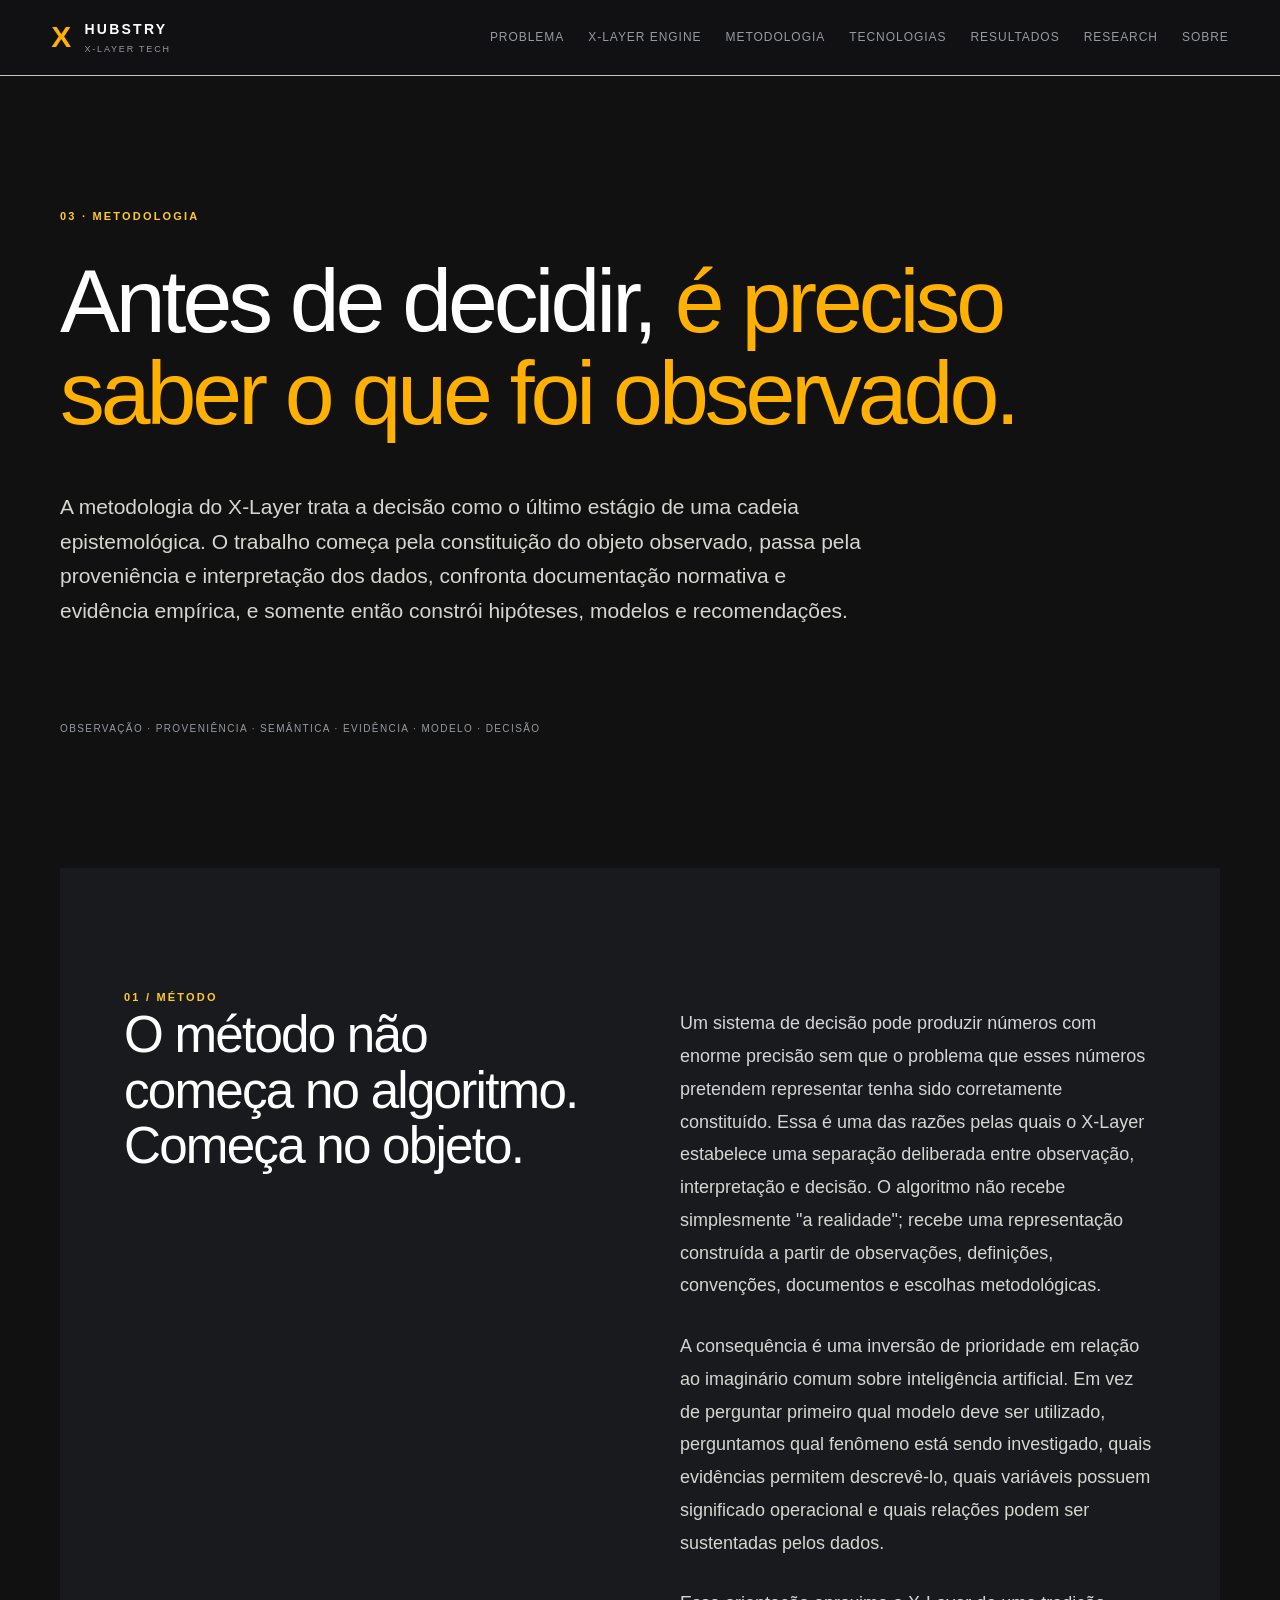
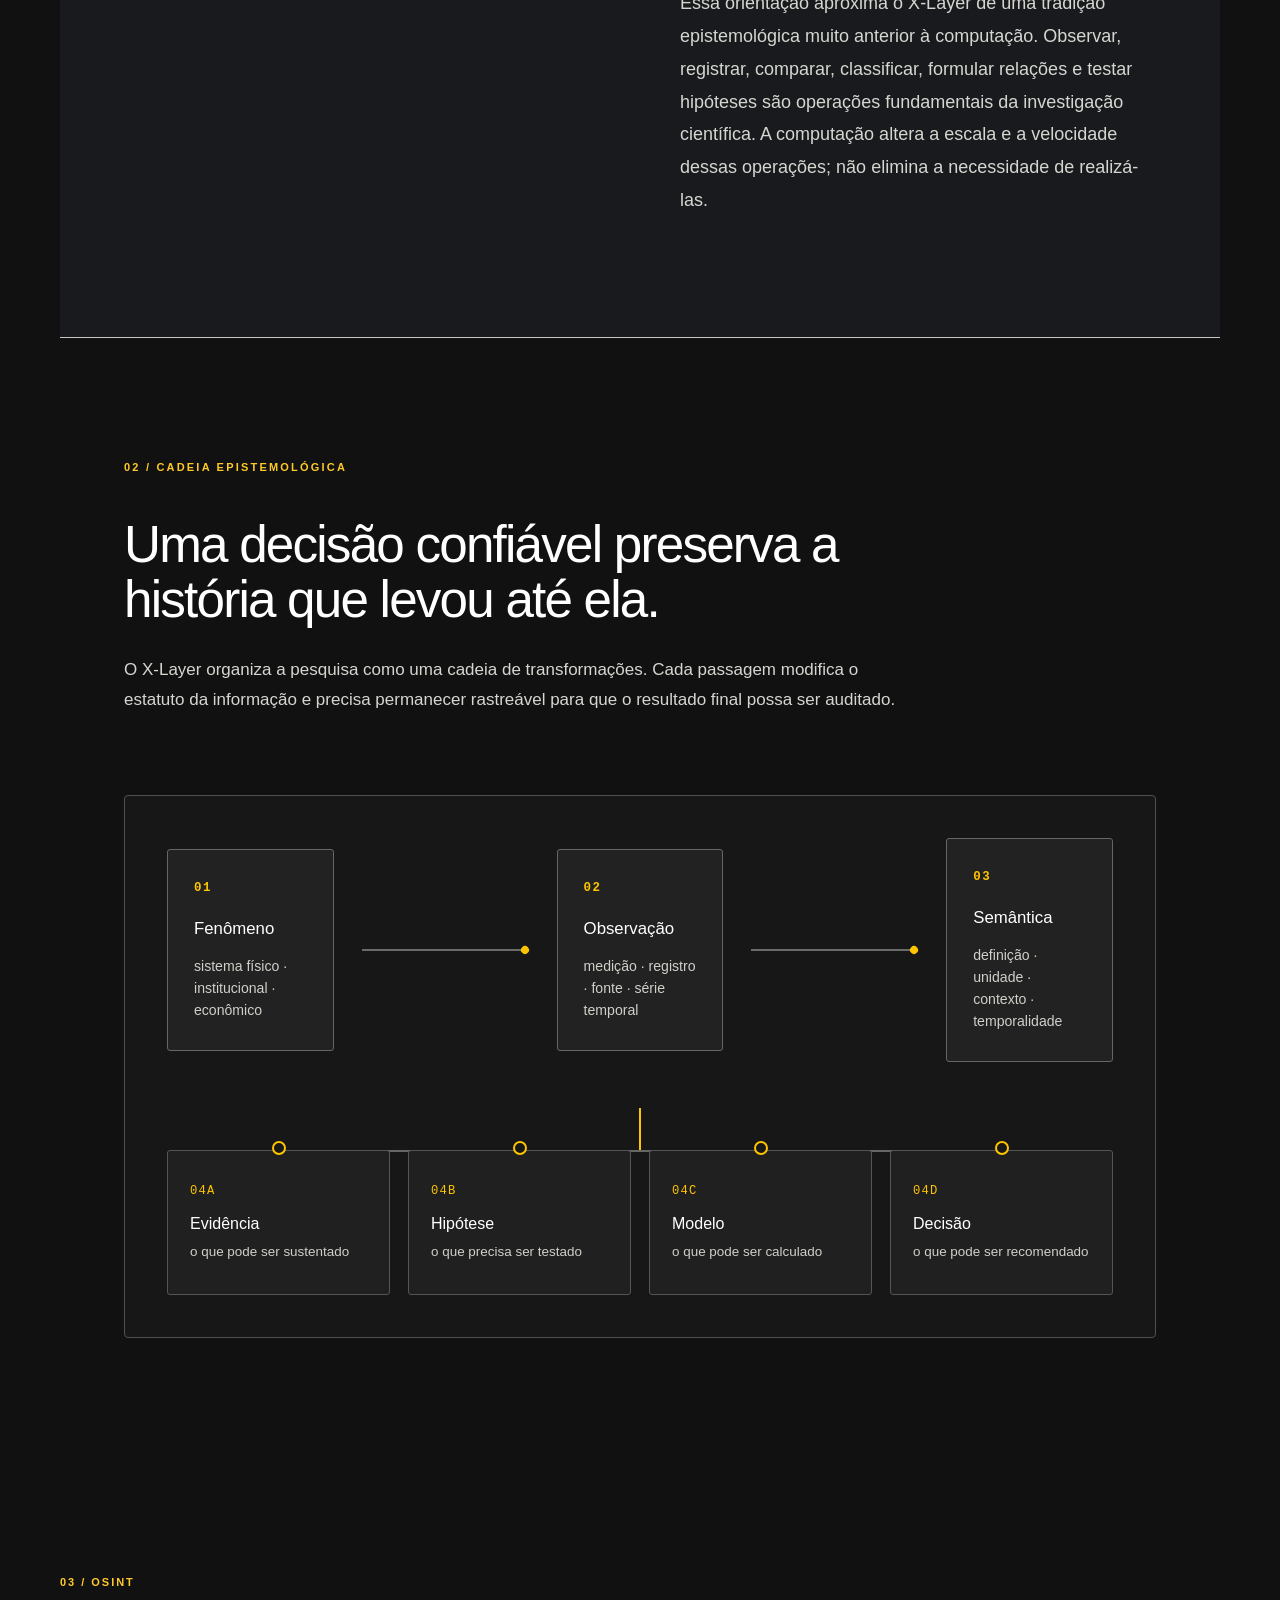
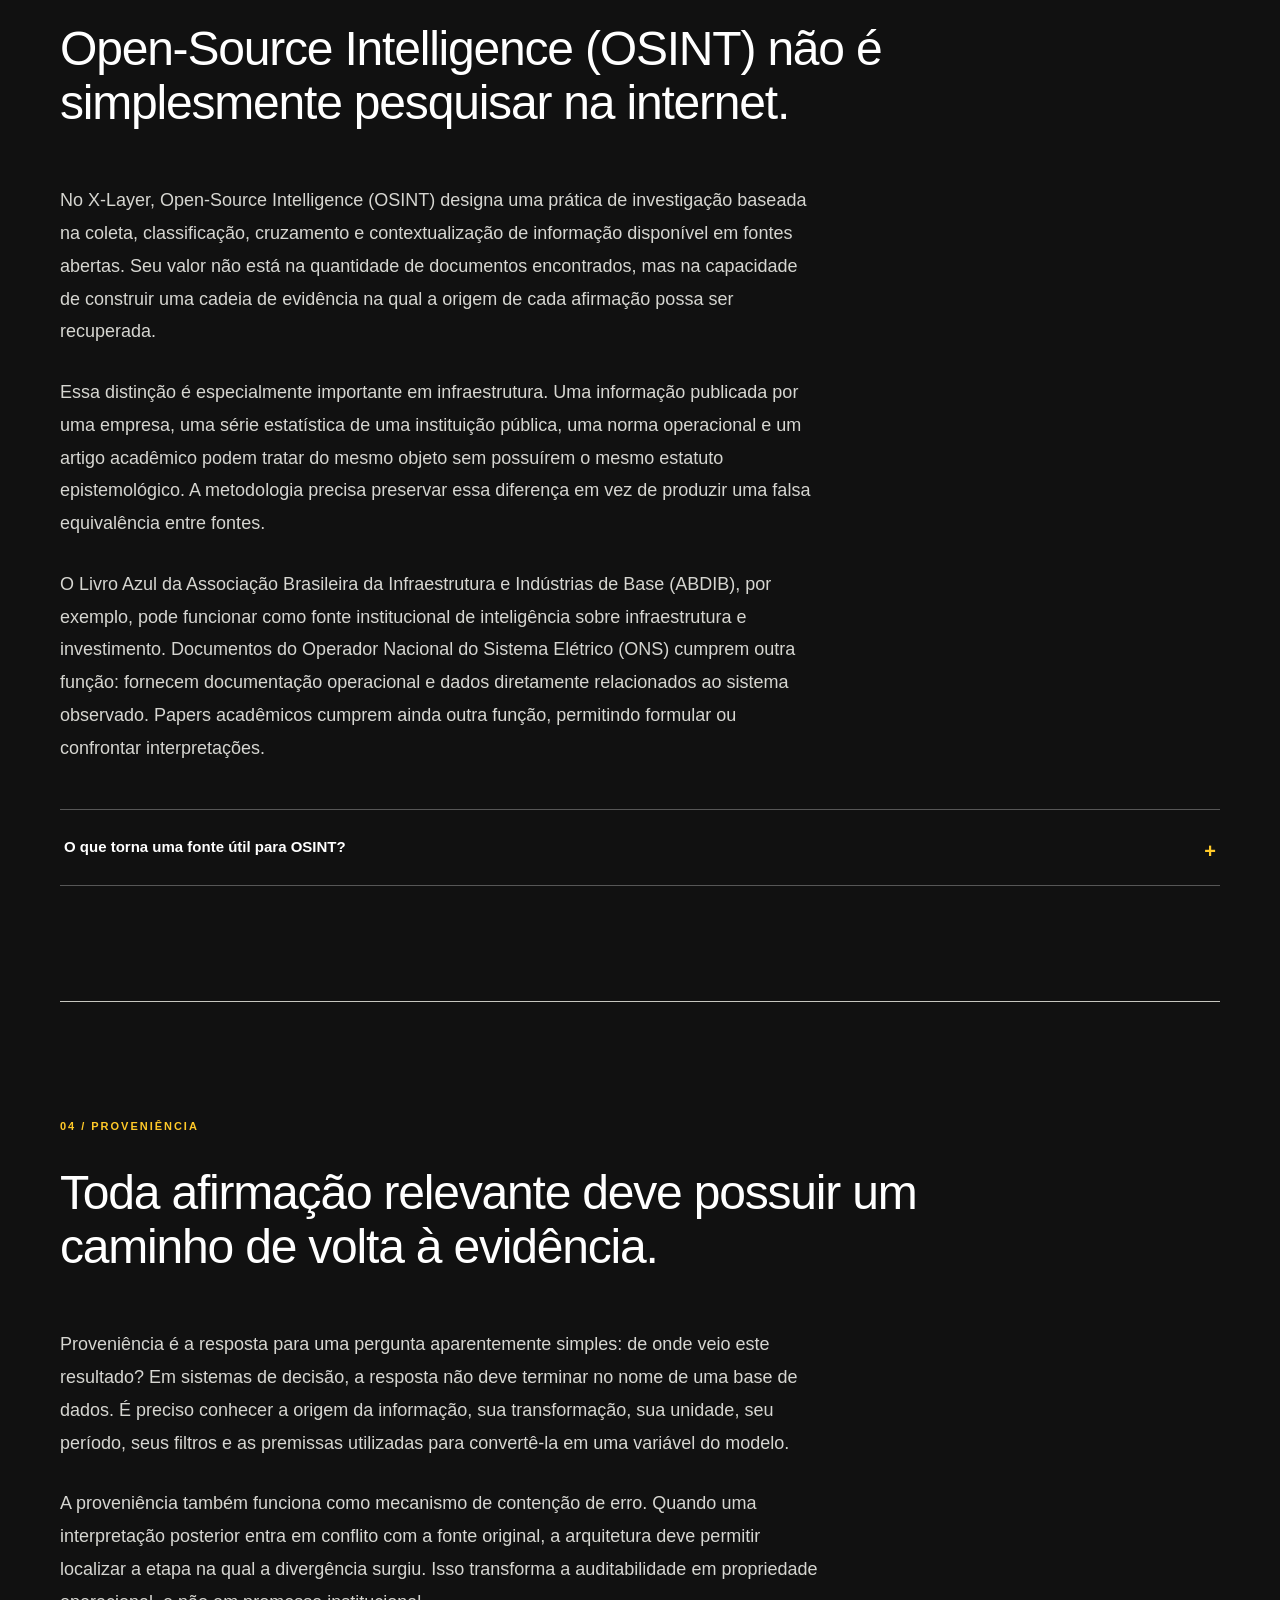
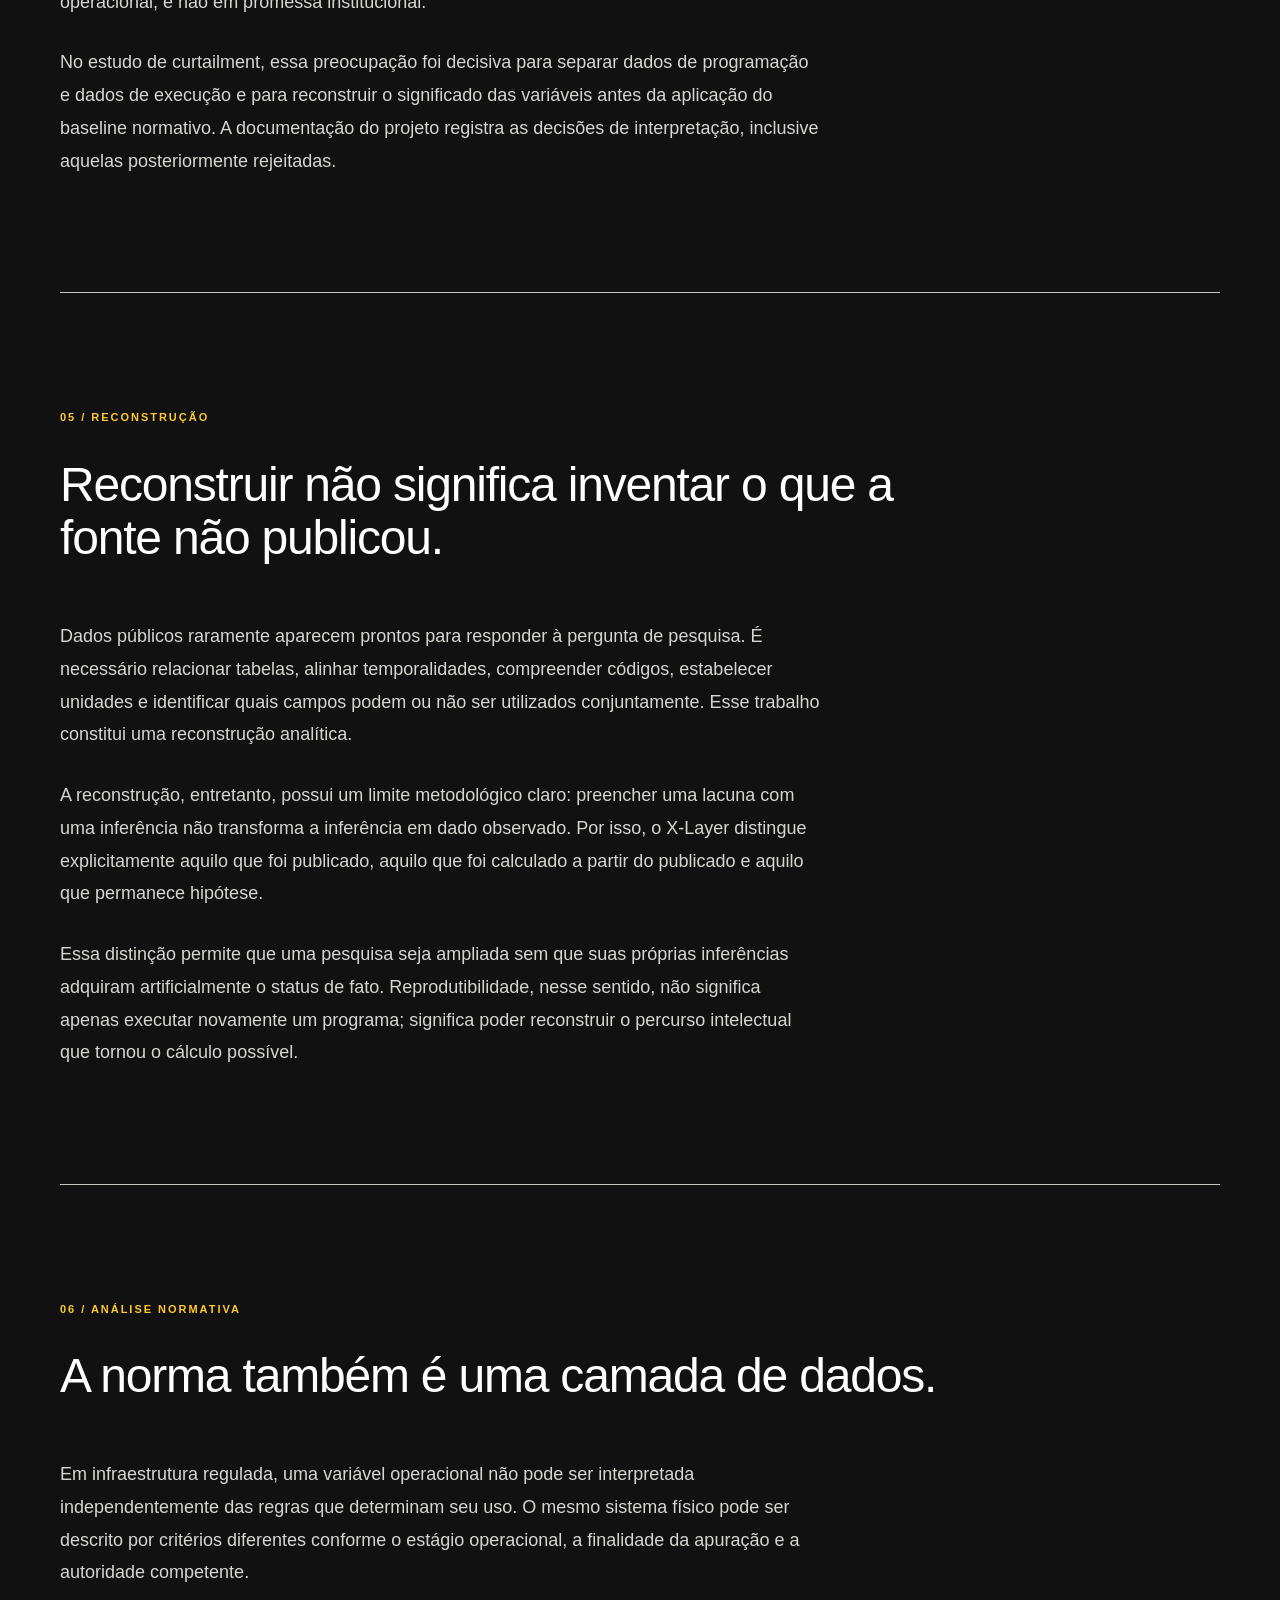
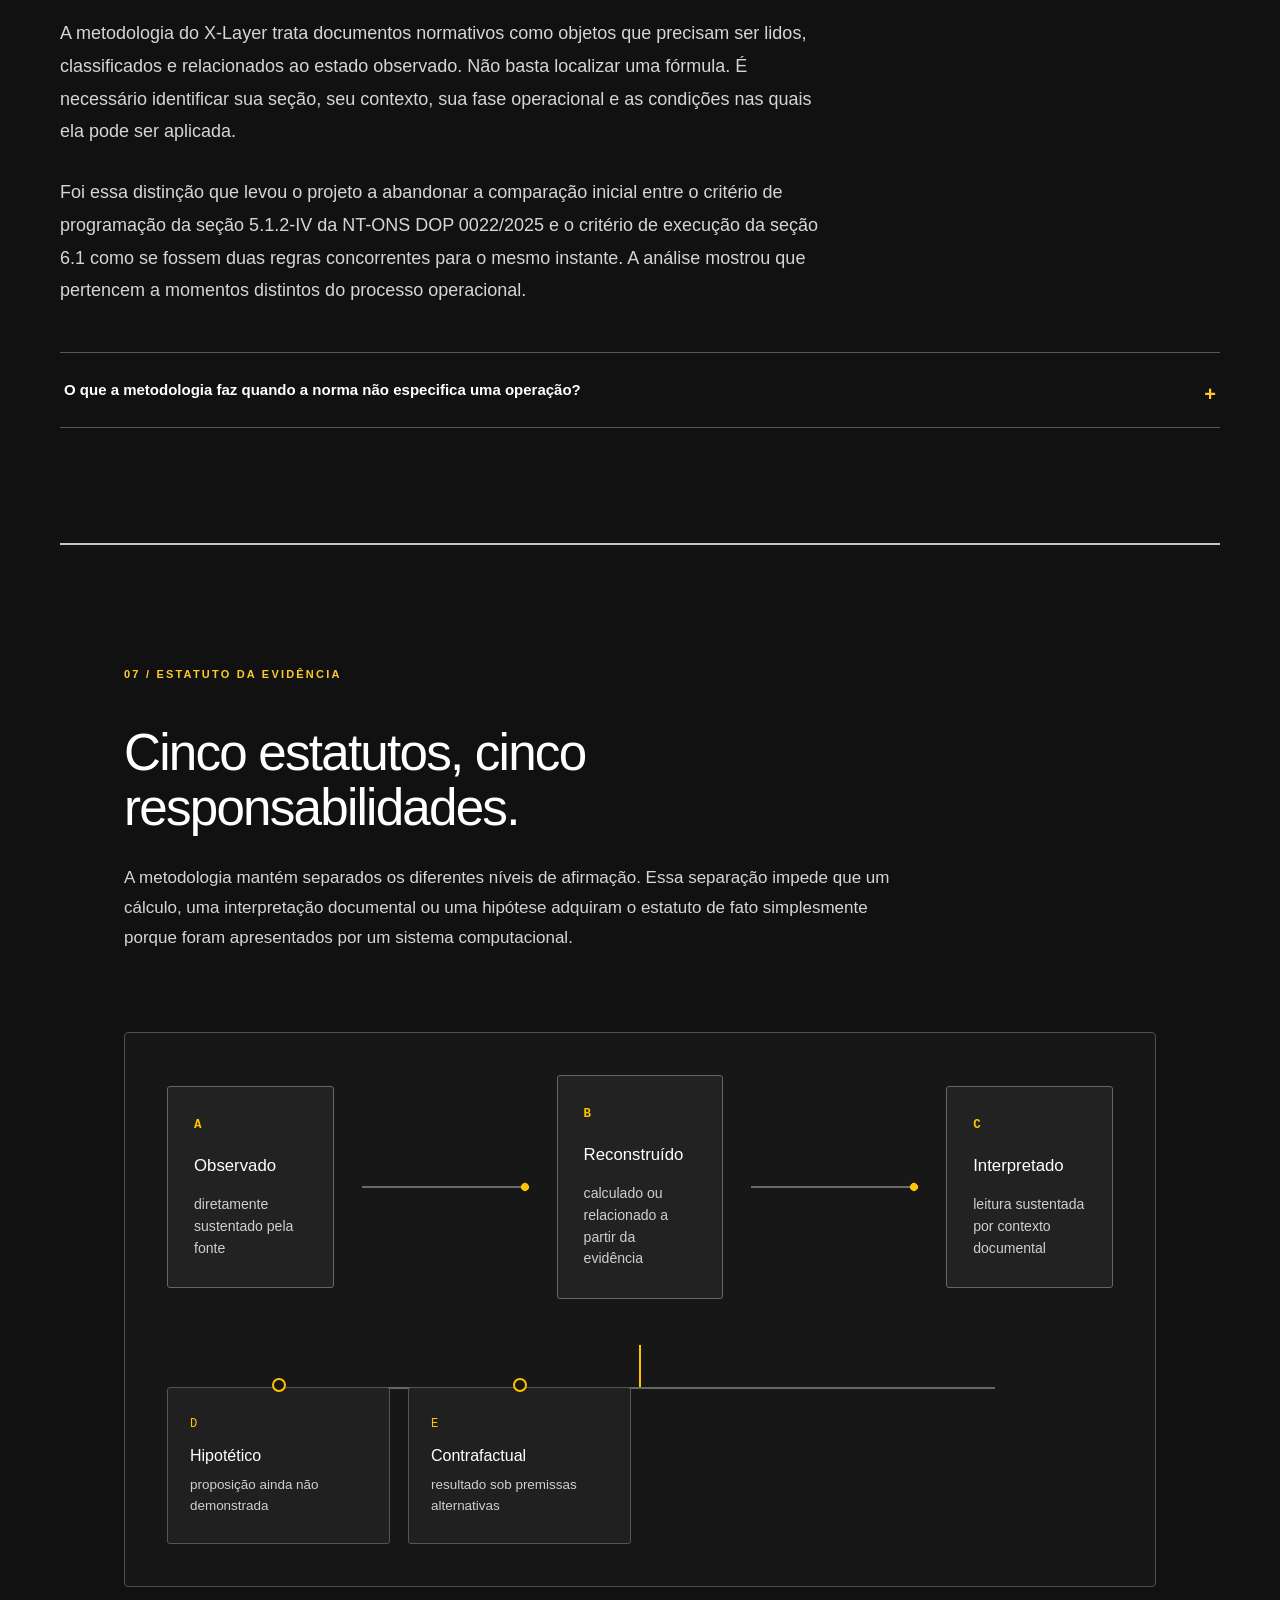
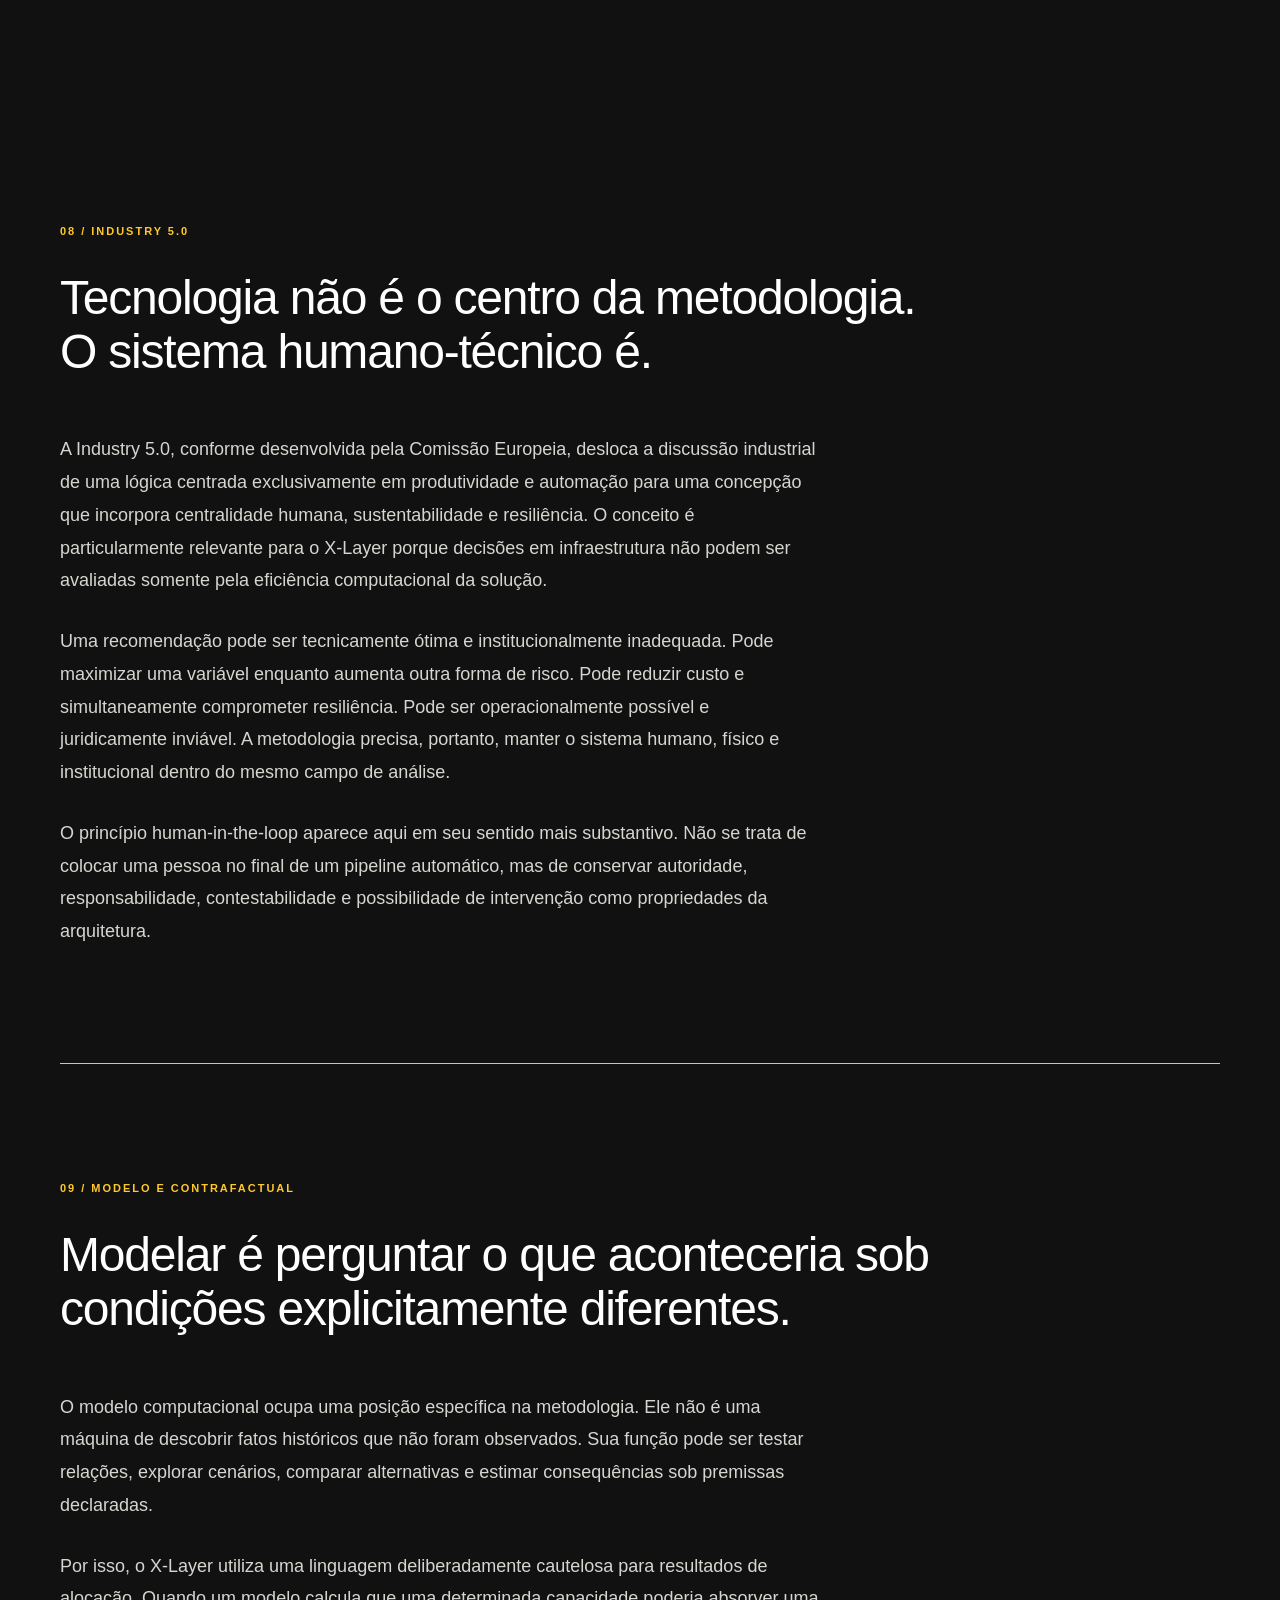
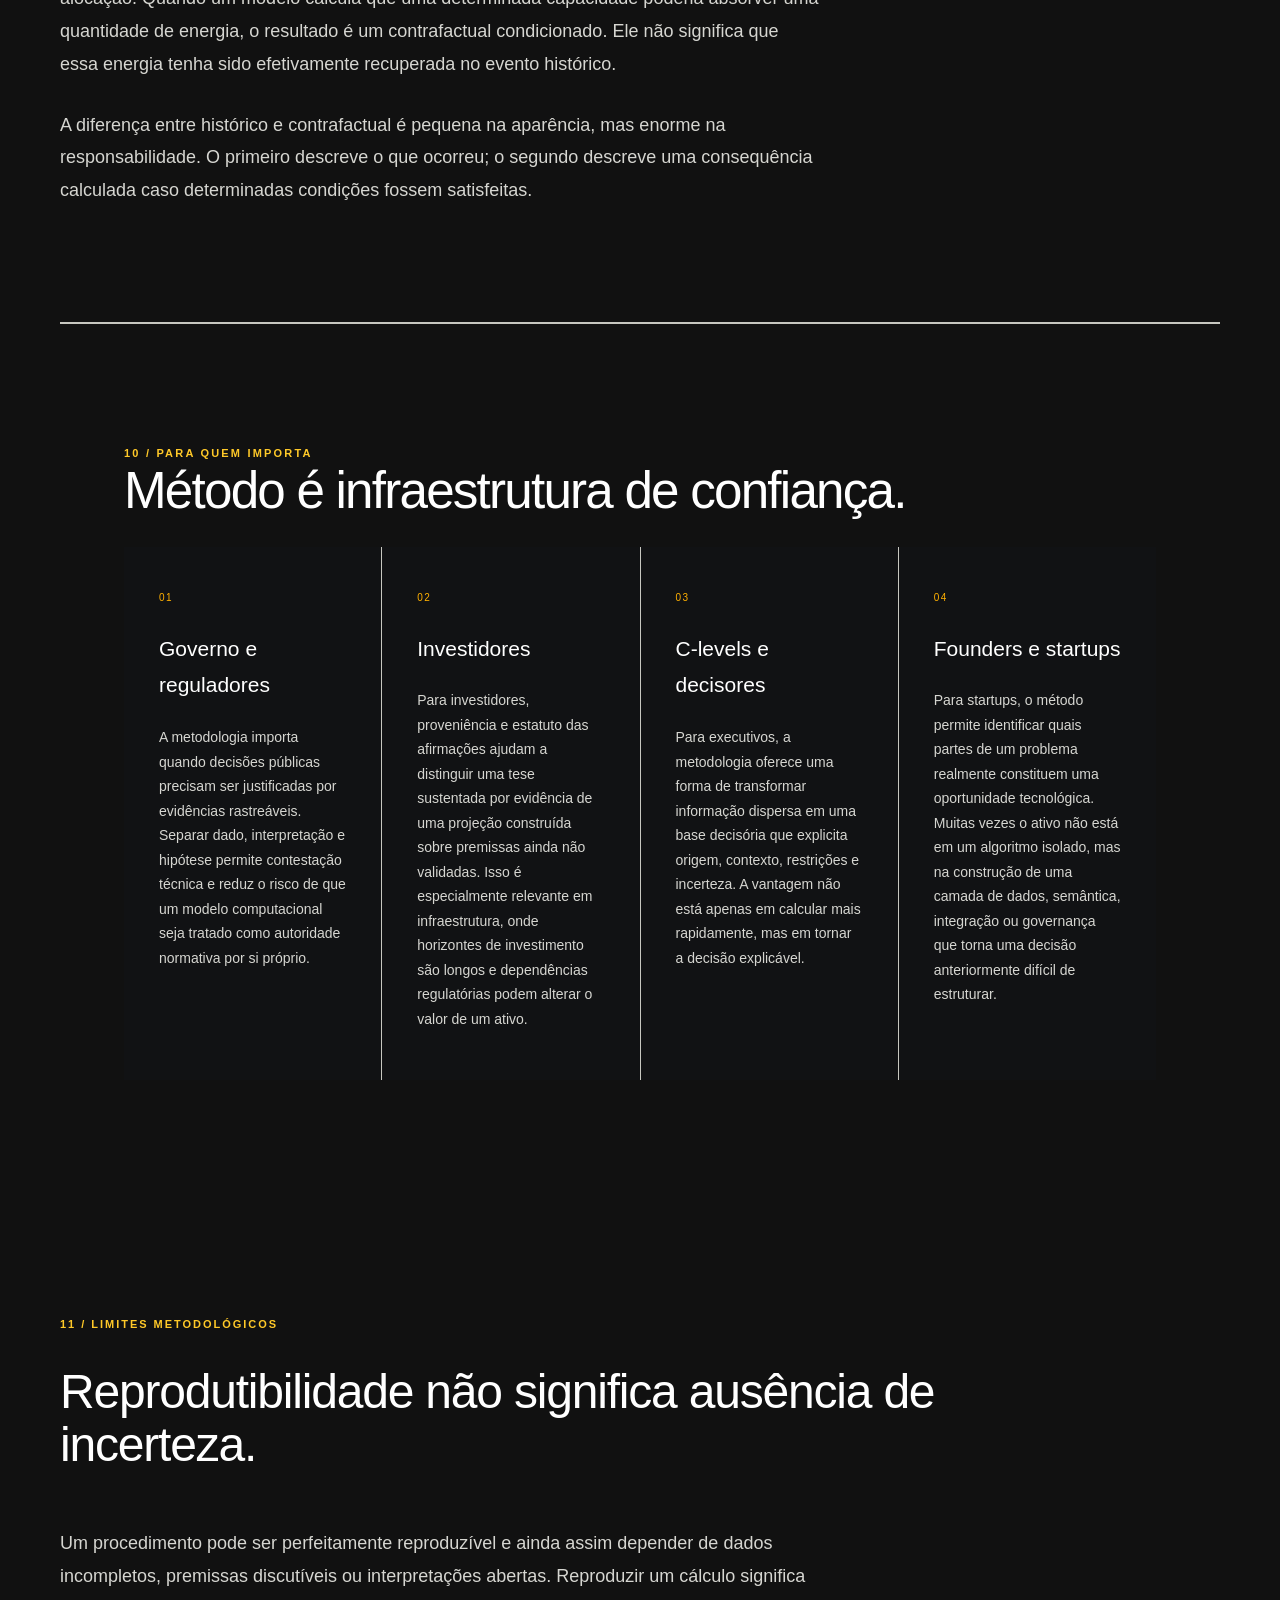
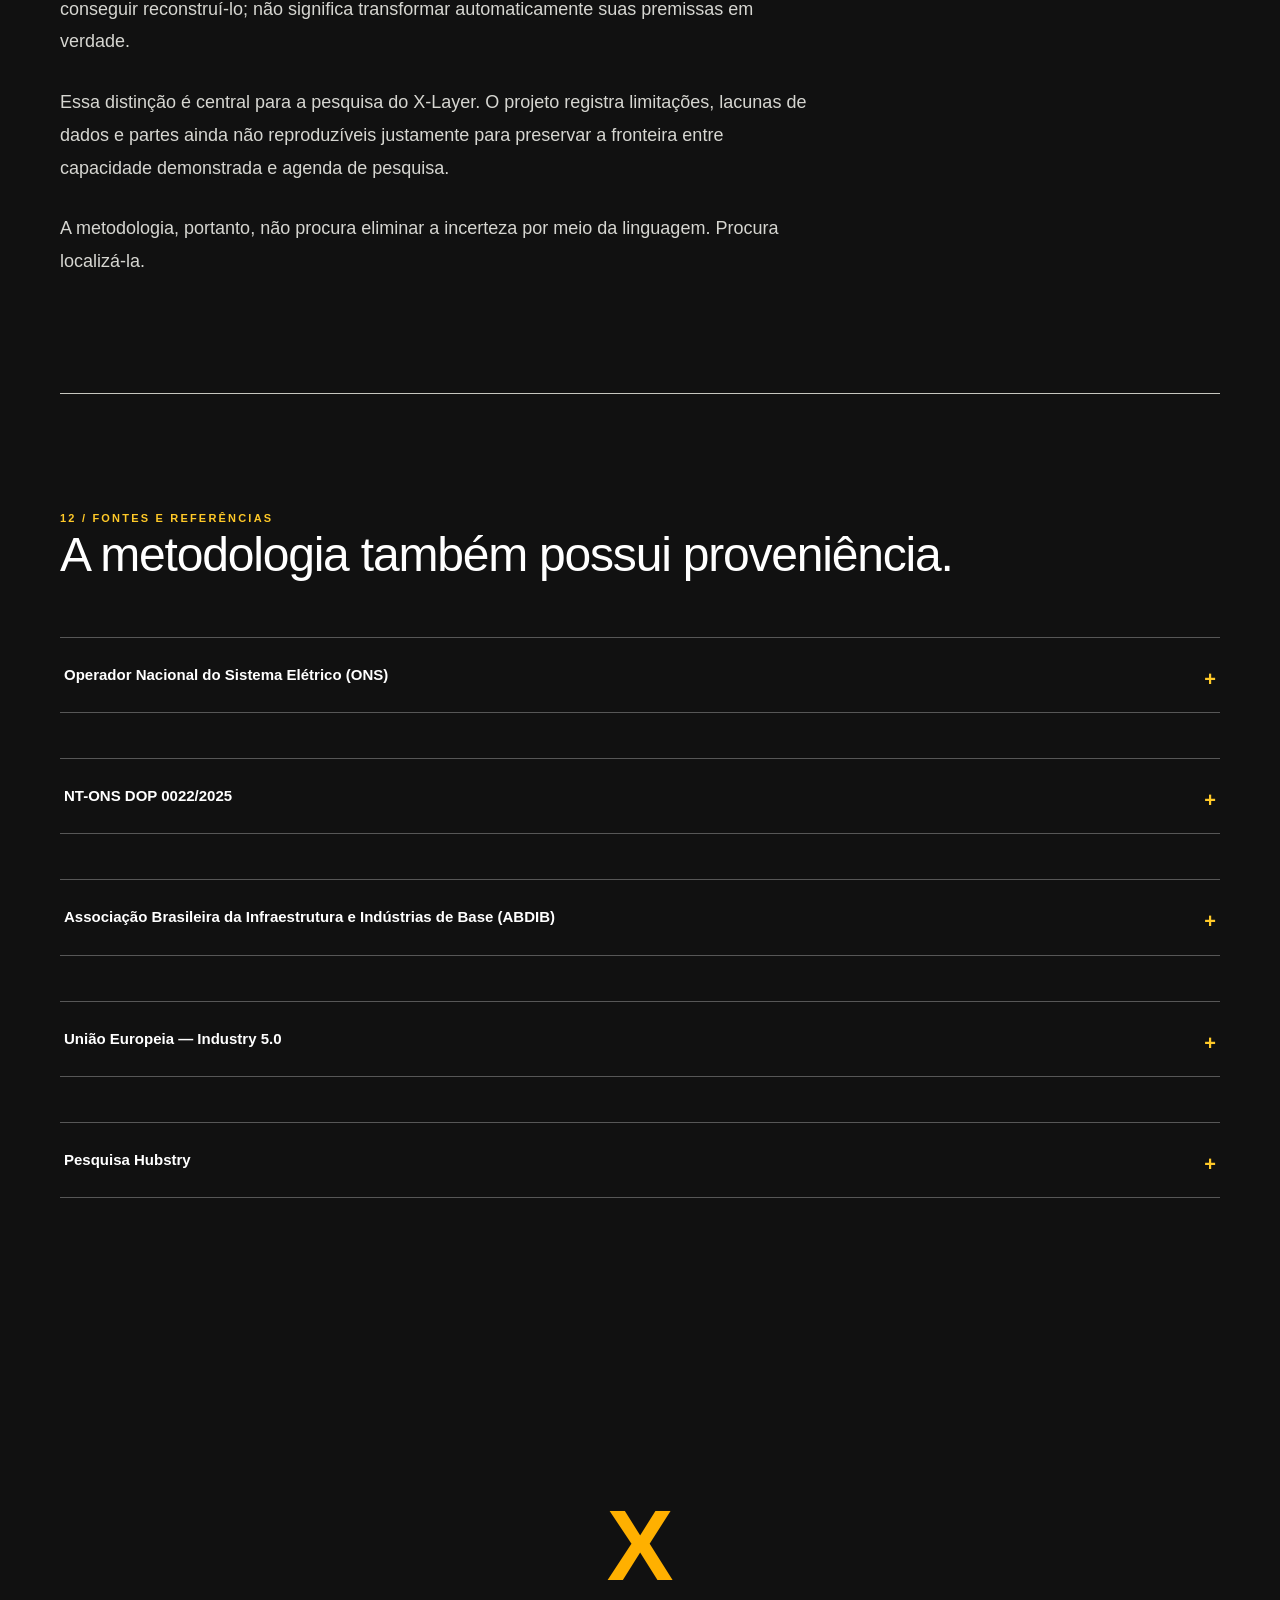
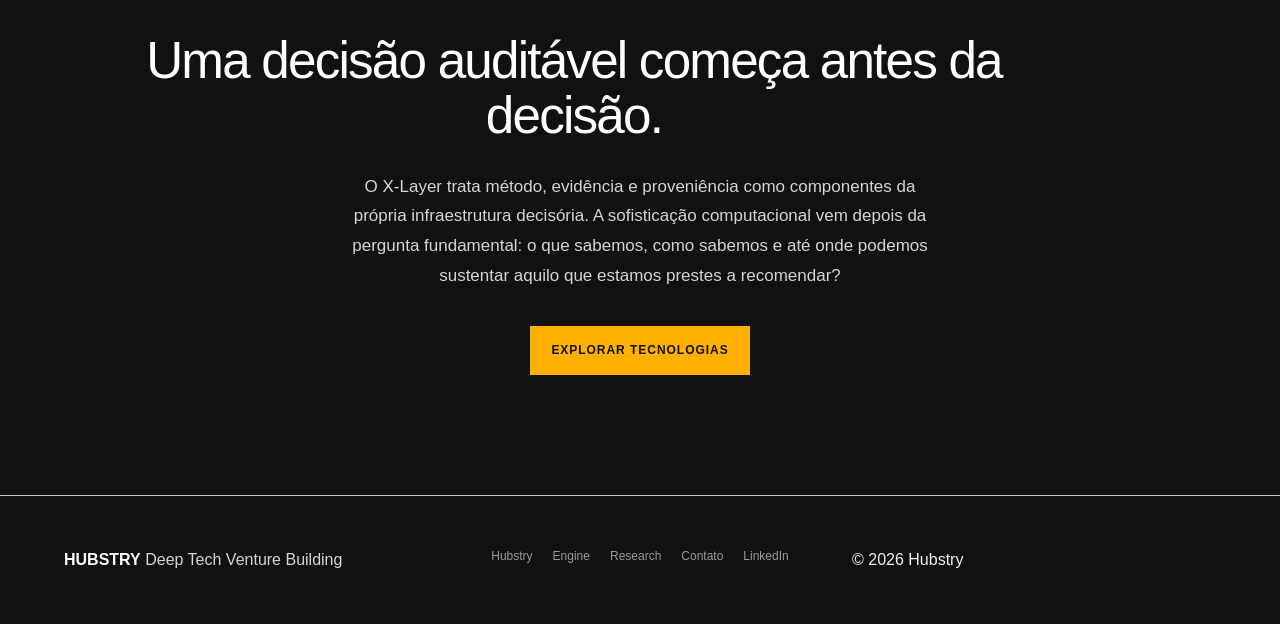
<file: metodologia.html>
<!DOCTYPE html>
<html lang="pt-BR">
<head>
  <meta charset="UTF-8">
  <meta name="viewport" content="width=device-width, initial-scale=1.0">

  <title>Metodologia | Hubstry X-Layer Tech</title>

  <meta name="description"
        content="Metodologia do X-Layer: observação, OSINT, proveniência, reconstrução semântica, análise normativa, modelagem e decisão auditável.">

  <link rel="stylesheet" href="css/style.css">
</head>

<body>

<header class="site-header">

  <a class="brand" href="index.html">
    <span class="brand-mark">X</span>
    <span>
      <strong>HUBSTRY</strong>
      <small>X-LAYER TECH</small>
    </span>
  </a>

  <nav>
    <a href="problema.html">Problema</a>
    <a href="engine.html">X-Layer Engine</a>
    <a href="metodologia.html">Metodologia</a>
    <a href="tecnologias.html">Tecnologias</a>
    <a href="resultados.html">Resultados</a>
    <a href="research.html">Research</a>
    <a href="sobre.html">Sobre</a>
  </nav>

  <button class="language-toggle" id="languageToggle" type="button"
          aria-label="Alternar idioma">
    <span class="active">PT</span>
    <span>EN</span>
  </button>

</header>


<main>

<section class="hero">

  <div class="hero-kicker">
    03 · METODOLOGIA
  </div>

  <h1>
    Antes de decidir,
    <em>é preciso saber o que foi observado.</em>
  </h1>

  <p class="hero-lead">
    A metodologia do X-Layer trata a decisão como o último estágio de uma
    cadeia epistemológica. O trabalho começa pela constituição do objeto
    observado, passa pela proveniência e interpretação dos dados, confronta
    documentação normativa e evidência empírica, e somente então constrói
    hipóteses, modelos e recomendações.
  </p>

  <div class="hero-note">
    OBSERVAÇÃO · PROVENIÊNCIA · SEMÂNTICA · EVIDÊNCIA · MODELO · DECISÃO
  </div>

</section>


<section class="prose-section">

  <div class="section-label">01 / MÉTODO</div>

  <div class="prose-grid">

    <div>
      <h2>
        O método não começa no algoritmo.
        Começa no objeto.
      </h2>
    </div>

    <div class="prose">

      <p>
        Um sistema de decisão pode produzir números com enorme precisão
        sem que o problema que esses números pretendem representar tenha
        sido corretamente constituído. Essa é uma das razões pelas quais
        o X-Layer estabelece uma separação deliberada entre observação,
        interpretação e decisão. O algoritmo não recebe simplesmente
        "a realidade"; recebe uma representação construída a partir de
        observações, definições, convenções, documentos e escolhas
        metodológicas.
      </p>

      <p>
        A consequência é uma inversão de prioridade em relação ao imaginário
        comum sobre inteligência artificial. Em vez de perguntar primeiro
        qual modelo deve ser utilizado, perguntamos qual fenômeno está sendo
        investigado, quais evidências permitem descrevê-lo, quais variáveis
        possuem significado operacional e quais relações podem ser
        sustentadas pelos dados.
      </p>

      <p>
        Essa orientação aproxima o X-Layer de uma tradição epistemológica
        muito anterior à computação. Observar, registrar, comparar,
        classificar, formular relações e testar hipóteses são operações
        fundamentais da investigação científica. A computação altera a
        escala e a velocidade dessas operações; não elimina a necessidade
        de realizá-las.
      </p>

    </div>

  </div>

</section>


<section class="diagram-section">

  <div class="section-label">02 / CADEIA EPISTEMOLÓGICA</div>

  <div class="diagram-intro">

    <h2>
      Uma decisão confiável preserva a história
      que levou até ela.
    </h2>

    <p>
      O X-Layer organiza a pesquisa como uma cadeia de transformações.
      Cada passagem modifica o estatuto da informação e precisa permanecer
      rastreável para que o resultado final possa ser auditado.
    </p>

  </div>

  <div class="energy-graph">

    <div class="graph-node source">
      <span class="node-index">01</span>
      <strong>Fenômeno</strong>
      <small>sistema físico · institucional · econômico</small>
    </div>

    <div class="graph-line">
      <span></span>
    </div>

    <div class="graph-node system">
      <span class="node-index">02</span>
      <strong>Observação</strong>
      <small>medição · registro · fonte · série temporal</small>
    </div>

    <div class="graph-line">
      <span></span>
    </div>

    <div class="graph-node restriction">
      <span class="node-index">03</span>
      <strong>Semântica</strong>
      <small>definição · unidade · contexto · temporalidade</small>
    </div>

    <div class="graph-fork">

      <div class="fork-node">
        <span>04A</span>
        <strong>Evidência</strong>
        <small>o que pode ser sustentado</small>
      </div>

      <div class="fork-node">
        <span>04B</span>
        <strong>Hipótese</strong>
        <small>o que precisa ser testado</small>
      </div>

      <div class="fork-node">
        <span>04C</span>
        <strong>Modelo</strong>
        <small>o que pode ser calculado</small>
      </div>

      <div class="fork-node">
        <span>04D</span>
        <strong>Decisão</strong>
        <small>o que pode ser recomendado</small>
      </div>

    </div>

  </div>

</section>


<section class="essay-section">

  <div class="essay-index">03 / OSINT</div>

  <h2>
    Open-Source Intelligence (OSINT) não é simplesmente
    pesquisar na internet.
  </h2>

  <div class="prose">

    <p>
      No X-Layer, Open-Source Intelligence (OSINT) designa uma prática de
      investigação baseada na coleta, classificação, cruzamento e
      contextualização de informação disponível em fontes abertas. Seu
      valor não está na quantidade de documentos encontrados, mas na
      capacidade de construir uma cadeia de evidência na qual a origem de
      cada afirmação possa ser recuperada.
    </p>

    <p>
      Essa distinção é especialmente importante em infraestrutura. Uma
      informação publicada por uma empresa, uma série estatística de uma
      instituição pública, uma norma operacional e um artigo acadêmico
      podem tratar do mesmo objeto sem possuírem o mesmo estatuto
      epistemológico. A metodologia precisa preservar essa diferença em
      vez de produzir uma falsa equivalência entre fontes.
    </p>

    <p>
      O Livro Azul da Associação Brasileira da Infraestrutura e Indústrias
      de Base (ABDIB), por exemplo, pode funcionar como fonte institucional
      de inteligência sobre infraestrutura e investimento. Documentos do
      Operador Nacional do Sistema Elétrico (ONS) cumprem outra função:
      fornecem documentação operacional e dados diretamente relacionados
      ao sistema observado. Papers acadêmicos cumprem ainda outra função,
      permitindo formular ou confrontar interpretações.
    </p>

  </div>

  <details class="editorial-accordion">
    <summary>O que torna uma fonte útil para OSINT?</summary>
    <div class="accordion-content">

      <p>
        A utilidade depende da pergunta. Para estabelecer um fato
        operacional, uma fonte primária institucional tende a possuir
        maior autoridade do que uma interpretação secundária. Para
        compreender contexto, uma fonte acadêmica ou setorial pode ser
        indispensável. Para identificar uma hipótese, uma fonte jornalística
        ou empresarial pode ser um sinal inicial, mas não necessariamente
        uma evidência suficiente.
      </p>

      <p>
        O método, portanto, não transforma uma hierarquia de fontes em uma
        regra absoluta. Ele relaciona a natureza da afirmação à natureza
        da evidência necessária para sustentá-la.
      </p>

    </div>
  </details>

</section>


<section class="essay-section">

  <div class="essay-index">04 / PROVENIÊNCIA</div>

  <h2>
    Toda afirmação relevante deve possuir
    um caminho de volta à evidência.
  </h2>

  <div class="prose">

    <p>
      Proveniência é a resposta para uma pergunta aparentemente simples:
      de onde veio este resultado? Em sistemas de decisão, a resposta não
      deve terminar no nome de uma base de dados. É preciso conhecer a
      origem da informação, sua transformação, sua unidade, seu período,
      seus filtros e as premissas utilizadas para convertê-la em uma
      variável do modelo.
    </p>

    <p>
      A proveniência também funciona como mecanismo de contenção de erro.
      Quando uma interpretação posterior entra em conflito com a fonte
      original, a arquitetura deve permitir localizar a etapa na qual a
      divergência surgiu. Isso transforma a auditabilidade em propriedade
      operacional, e não em promessa institucional.
    </p>

    <p>
      No estudo de curtailment, essa preocupação foi decisiva para separar
      dados de programação e dados de execução e para reconstruir o
      significado das variáveis antes da aplicação do baseline normativo.
      A documentação do projeto registra as decisões de interpretação,
      inclusive aquelas posteriormente rejeitadas.
    </p>

  </div>

</section>


<section class="essay-section">

  <div class="essay-index">05 / RECONSTRUÇÃO</div>

  <h2>
    Reconstruir não significa inventar
    o que a fonte não publicou.
  </h2>

  <div class="prose">

    <p>
      Dados públicos raramente aparecem prontos para responder à pergunta
      de pesquisa. É necessário relacionar tabelas, alinhar temporalidades,
      compreender códigos, estabelecer unidades e identificar quais campos
      podem ou não ser utilizados conjuntamente. Esse trabalho constitui
      uma reconstrução analítica.
    </p>

    <p>
      A reconstrução, entretanto, possui um limite metodológico claro:
      preencher uma lacuna com uma inferência não transforma a inferência
      em dado observado. Por isso, o X-Layer distingue explicitamente
      aquilo que foi publicado, aquilo que foi calculado a partir do
      publicado e aquilo que permanece hipótese.
    </p>

    <p>
      Essa distinção permite que uma pesquisa seja ampliada sem que suas
      próprias inferências adquiram artificialmente o status de fato.
      Reprodutibilidade, nesse sentido, não significa apenas executar
      novamente um programa; significa poder reconstruir o percurso
      intelectual que tornou o cálculo possível.
    </p>

</section>


<section class="essay-section">

  <div class="essay-index">06 / ANÁLISE NORMATIVA</div>

  <h2>
    A norma também é uma camada de dados.
  </h2>

  <div class="prose">

    <p>
      Em infraestrutura regulada, uma variável operacional não pode ser
      interpretada independentemente das regras que determinam seu uso.
      O mesmo sistema físico pode ser descrito por critérios diferentes
      conforme o estágio operacional, a finalidade da apuração e a
      autoridade competente.
    </p>

    <p>
      A metodologia do X-Layer trata documentos normativos como objetos
      que precisam ser lidos, classificados e relacionados ao estado
      observado. Não basta localizar uma fórmula. É necessário identificar
      sua seção, seu contexto, sua fase operacional e as condições nas
      quais ela pode ser aplicada.
    </p>

    <p>
      Foi essa distinção que levou o projeto a abandonar a comparação
      inicial entre o critério de programação da seção 5.1.2-IV da
      NT-ONS DOP 0022/2025 e o critério de execução da seção 6.1 como se
      fossem duas regras concorrentes para o mesmo instante. A análise
      mostrou que pertencem a momentos distintos do processo operacional.
    </p>

  </div>

  <details class="editorial-accordion">
    <summary>O que a metodologia faz quando a norma não especifica uma operação?</summary>
    <div class="accordion-content">

      <p>
        A lacuna permanece uma lacuna. O modelo pode documentar uma escolha
        interpretativa necessária para produzir um cenário, mas não deve
        apresentá-la como se fosse uma instrução normativa explícita.
        Essa diferença é fundamental para preservar a separação entre
        reprodução normativa e modelagem contrafactual.
      </p>

    </div>
  </details>

</section>


<section class="diagram-section">

  <div class="section-label">07 / ESTATUTO DA EVIDÊNCIA</div>

  <div class="diagram-intro">

    <h2>
      Cinco estatutos, cinco responsabilidades.
    </h2>

    <p>
      A metodologia mantém separados os diferentes níveis de afirmação.
      Essa separação impede que um cálculo, uma interpretação documental
      ou uma hipótese adquiram o estatuto de fato simplesmente porque
      foram apresentados por um sistema computacional.
    </p>

  </div>

  <div class="energy-graph">

    <div class="graph-node source">
      <span class="node-index">A</span>
      <strong>Observado</strong>
      <small>diretamente sustentado pela fonte</small>
    </div>

    <div class="graph-line">
      <span></span>
    </div>

    <div class="graph-node system">
      <span class="node-index">B</span>
      <strong>Reconstruído</strong>
      <small>calculado ou relacionado a partir da evidência</small>
    </div>

    <div class="graph-line">
      <span></span>
    </div>

    <div class="graph-node restriction">
      <span class="node-index">C</span>
      <strong>Interpretado</strong>
      <small>leitura sustentada por contexto documental</small>
    </div>

    <div class="graph-fork">

      <div class="fork-node">
        <span>D</span>
        <strong>Hipotético</strong>
        <small>proposição ainda não demonstrada</small>
      </div>

      <div class="fork-node">
        <span>E</span>
        <strong>Contrafactual</strong>
        <small>resultado sob premissas alternativas</small>
      </div>

    </div>

  </div>

</section>


<section class="essay-section">

  <div class="essay-index">08 / INDUSTRY 5.0</div>

  <h2>
    Tecnologia não é o centro da metodologia.
    O sistema humano-técnico é.
  </h2>

  <div class="prose">

    <p>
      A Industry 5.0, conforme desenvolvida pela Comissão Europeia, desloca
      a discussão industrial de uma lógica centrada exclusivamente em
      produtividade e automação para uma concepção que incorpora
      centralidade humana, sustentabilidade e resiliência. O conceito é
      particularmente relevante para o X-Layer porque decisões em
      infraestrutura não podem ser avaliadas somente pela eficiência
      computacional da solução.
    </p>

    <p>
      Uma recomendação pode ser tecnicamente ótima e institucionalmente
      inadequada. Pode maximizar uma variável enquanto aumenta outra forma
      de risco. Pode reduzir custo e simultaneamente comprometer
      resiliência. Pode ser operacionalmente possível e juridicamente
      inviável. A metodologia precisa, portanto, manter o sistema humano,
      físico e institucional dentro do mesmo campo de análise.
    </p>

    <p>
      O princípio human-in-the-loop aparece aqui em seu sentido mais
      substantivo. Não se trata de colocar uma pessoa no final de um
      pipeline automático, mas de conservar autoridade, responsabilidade,
      contestabilidade e possibilidade de intervenção como propriedades
      da arquitetura.
    </p>

  </div>

</section>


<section class="essay-section">

  <div class="essay-index">09 / MODELO E CONTRAFACTUAL</div>

  <h2>
    Modelar é perguntar o que aconteceria
    sob condições explicitamente diferentes.
  </h2>

  <div class="prose">

    <p>
      O modelo computacional ocupa uma posição específica na metodologia.
      Ele não é uma máquina de descobrir fatos históricos que não foram
      observados. Sua função pode ser testar relações, explorar cenários,
      comparar alternativas e estimar consequências sob premissas
      declaradas.
    </p>

    <p>
      Por isso, o X-Layer utiliza uma linguagem deliberadamente cautelosa
      para resultados de alocação. Quando um modelo calcula que uma
      determinada capacidade poderia absorver uma quantidade de energia,
      o resultado é um contrafactual condicionado. Ele não significa que
      essa energia tenha sido efetivamente recuperada no evento histórico.
    </p>

    <p>
      A diferença entre histórico e contrafactual é pequena na aparência,
      mas enorme na responsabilidade. O primeiro descreve o que ocorreu;
      o segundo descreve uma consequência calculada caso determinadas
      condições fossem satisfeitas.
    </p>

  </div>

</section>


<section class="stakeholders-section">

  <div class="section-label">10 / PARA QUEM IMPORTA</div>

  <h2>
    Método é infraestrutura de confiança.
  </h2>

  <div class="stakeholder-grid">

    <article class="signal-card">
      <span class="signal-number">01</span>
      <h3>Governo e reguladores</h3>
      <p>
        A metodologia importa quando decisões públicas precisam ser
        justificadas por evidências rastreáveis. Separar dado, interpretação
        e hipótese permite contestação técnica e reduz o risco de que um
        modelo computacional seja tratado como autoridade normativa por si
        próprio.
      </p>
    </article>

    <article class="signal-card">
      <span class="signal-number">02</span>
      <h3>Investidores</h3>
      <p>
        Para investidores, proveniência e estatuto das afirmações ajudam a
        distinguir uma tese sustentada por evidência de uma projeção
        construída sobre premissas ainda não validadas. Isso é especialmente
        relevante em infraestrutura, onde horizontes de investimento são
        longos e dependências regulatórias podem alterar o valor de um ativo.
      </p>
    </article>

    <article class="signal-card">
      <span class="signal-number">03</span>
      <h3>C-levels e decisores</h3>
      <p>
        Para executivos, a metodologia oferece uma forma de transformar
        informação dispersa em uma base decisória que explicita origem,
        contexto, restrições e incerteza. A vantagem não está apenas em
        calcular mais rapidamente, mas em tornar a decisão explicável.
      </p>
    </article>

    <article class="signal-card">
      <span class="signal-number">04</span>
      <h3>Founders e startups</h3>
      <p>
        Para startups, o método permite identificar quais partes de um
        problema realmente constituem uma oportunidade tecnológica.
        Muitas vezes o ativo não está em um algoritmo isolado, mas na
        construção de uma camada de dados, semântica, integração ou
        governança que torna uma decisão anteriormente difícil de estruturar.
      </p>
    </article>

  </div>

</section>


<section class="essay-section">

  <div class="essay-index">11 / LIMITES METODOLÓGICOS</div>

  <h2>
    Reprodutibilidade não significa
    ausência de incerteza.
  </h2>

  <div class="prose">

    <p>
      Um procedimento pode ser perfeitamente reproduzível e ainda assim
      depender de dados incompletos, premissas discutíveis ou interpretações
      abertas. Reproduzir um cálculo significa conseguir reconstruí-lo;
      não significa transformar automaticamente suas premissas em verdade.
    </p>

    <p>
      Essa distinção é central para a pesquisa do X-Layer. O projeto
      registra limitações, lacunas de dados e partes ainda não reproduzíveis
      justamente para preservar a fronteira entre capacidade demonstrada
      e agenda de pesquisa.
    </p>

    <p>
      A metodologia, portanto, não procura eliminar a incerteza por meio
      da linguagem. Procura localizá-la.
    </p>

  </div>

</section>


<section class="sources-section">

  <div class="section-label">12 / FONTES E REFERÊNCIAS</div>

  <h2>
    A metodologia também possui proveniência.
  </h2>

  <details class="editorial-accordion">
    <summary>Operador Nacional do Sistema Elétrico (ONS)</summary>
    <div class="accordion-content">
      <p>
        Dados públicos e documentação operacional do ONS sustentam a
        reconstrução empírica do estudo de curtailment e a análise das
        condições de execução.
      </p>
    </div>
  </details>

  <details class="editorial-accordion">
    <summary>NT-ONS DOP 0022/2025</summary>
    <div class="accordion-content">
      <p>
        A nota técnica é utilizada para distinguir programação e execução,
        reconstruir o critério normativo aplicável e delimitar aquilo que
        pode ser reproduzido diretamente.
      </p>
    </div>
  </details>

  <details class="editorial-accordion">
    <summary>Associação Brasileira da Infraestrutura e Indústrias de Base (ABDIB)</summary>
    <div class="accordion-content">
      <p>
        O Livro Azul é utilizado como fonte institucional de inteligência
        sobre infraestrutura, investimento e governança, em especial para
        contextualizar o problema energético dentro da economia de
        infraestrutura brasileira.
      </p>
    </div>
  </details>

  <details class="editorial-accordion">
    <summary>União Europeia — Industry 5.0</summary>
    <div class="accordion-content">
      <p>
        Documentos da União Europeia sobre Industry 5.0 fornecem o
        referencial para a discussão de centralidade humana, sustentabilidade
        e resiliência em sistemas industriais.
      </p>
    </div>
  </details>

  <details class="editorial-accordion">
    <summary>Pesquisa Hubstry</summary>
    <div class="accordion-content">
      <p>
        A metodologia dialoga com os papers da Hubstry sobre infraestrutura
        cognitiva, energia, inteligência artificial, governança, protocolos,
        otimização e soberania tecnológica.
      </p>
    </div>
  </details>

</section>


<section class="closing-section">

  <div class="closing-mark">X</div>

  <h2>
    Uma decisão auditável começa
    antes da decisão.
  </h2>

  <p>
    O X-Layer trata método, evidência e proveniência como componentes da
    própria infraestrutura decisória. A sofisticação computacional vem
    depois da pergunta fundamental: o que sabemos, como sabemos e até onde
    podemos sustentar aquilo que estamos prestes a recomendar?
  </p>

  <a class="button primary" href="tecnologias.html">
    Explorar tecnologias
  </a>

</section>

</main>


<footer class="site-footer">

  <div>
    <strong>HUBSTRY</strong>
    <span>Deep Tech Venture Building</span>
  </div>

  <div class="footer-links">
    <a href="https://www.hubstry.dev" target="_blank" rel="noopener">Hubstry</a>
    <a href="https://github.com/Hubstry-DeepTech/hubstry-xlayer-engine" target="_blank" rel="noopener">Engine</a>
    <a href="research.html">Research</a>
    <a href="mailto:guilhermemachado.ceo@hubstry.dev">Contato</a>
    <a href="https://www.linkedin.com/in/guilhermegoncalvesmachado/" target="_blank" rel="noopener">LinkedIn</a>
  </div>

  <div class="copyright">
    © 2026 Hubstry
  </div>

</footer>

<script src="js/main.js"></script>

</body>
</html>
</file>
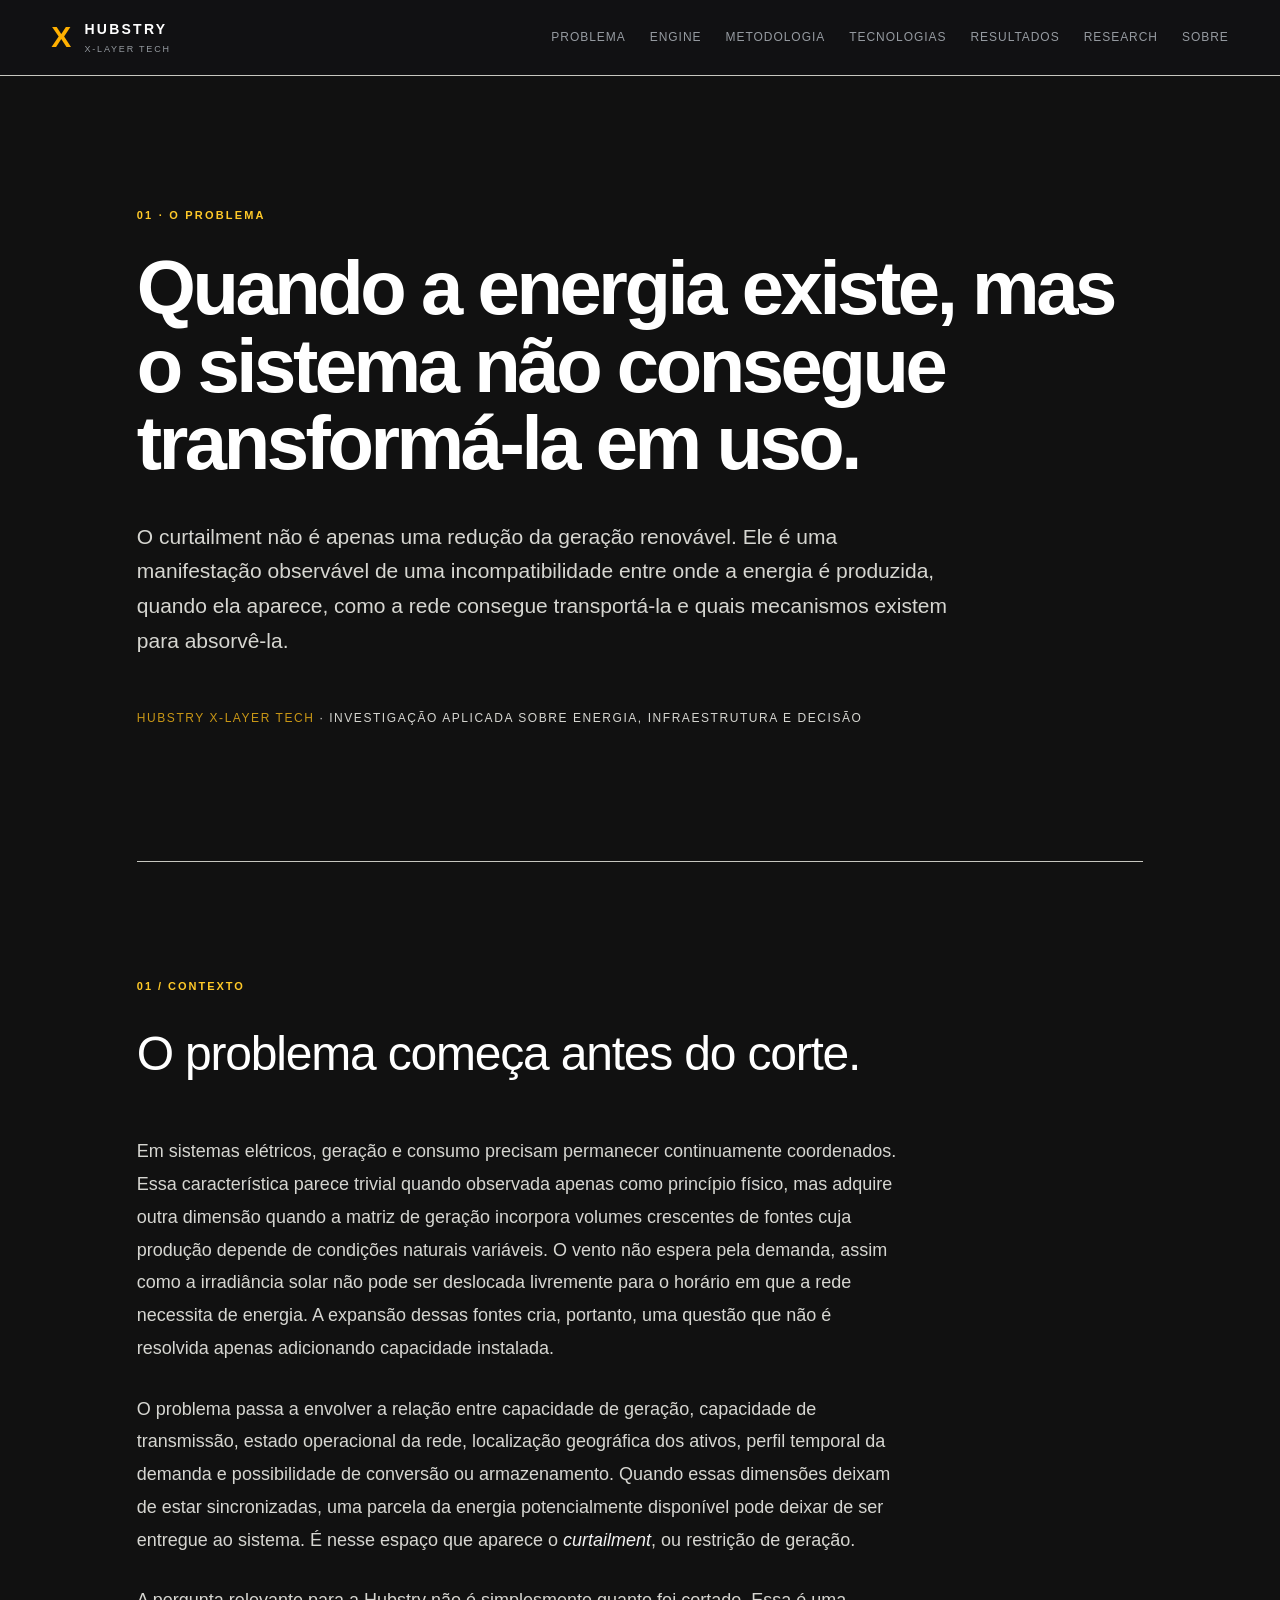
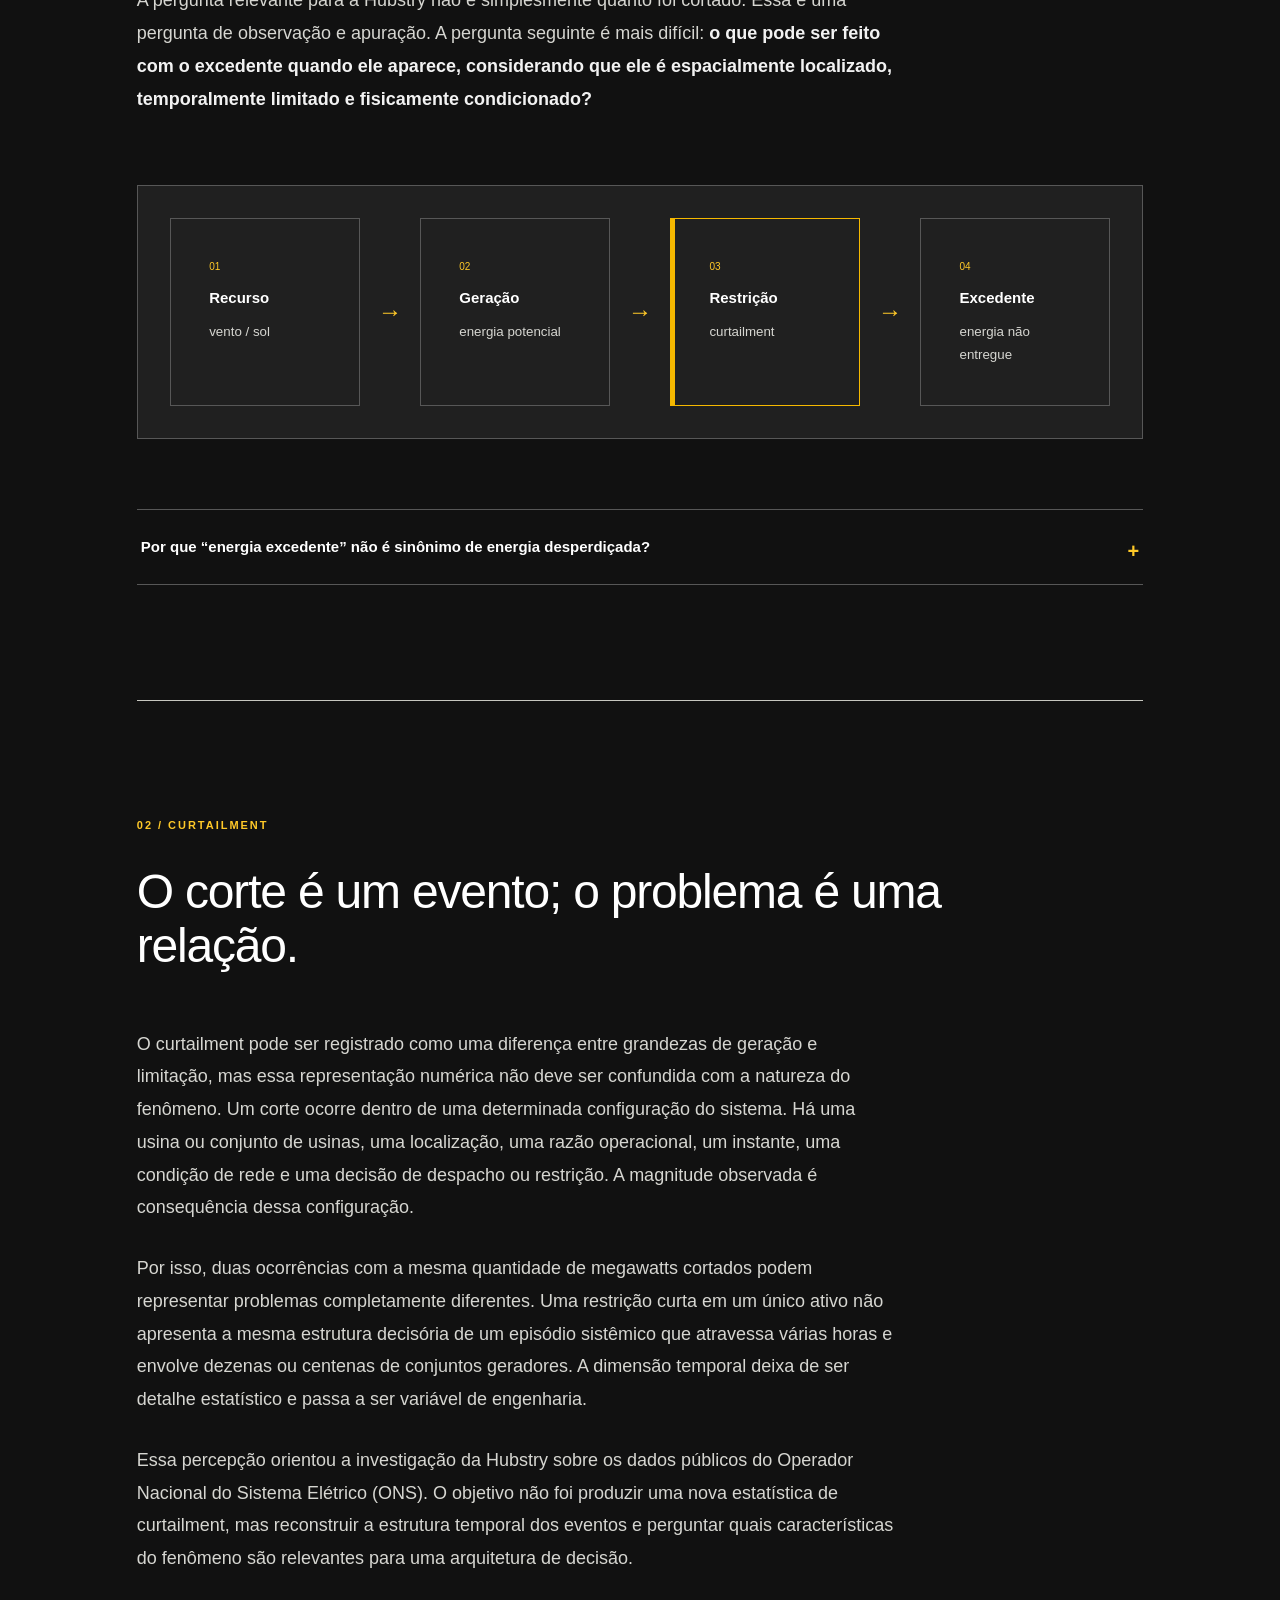
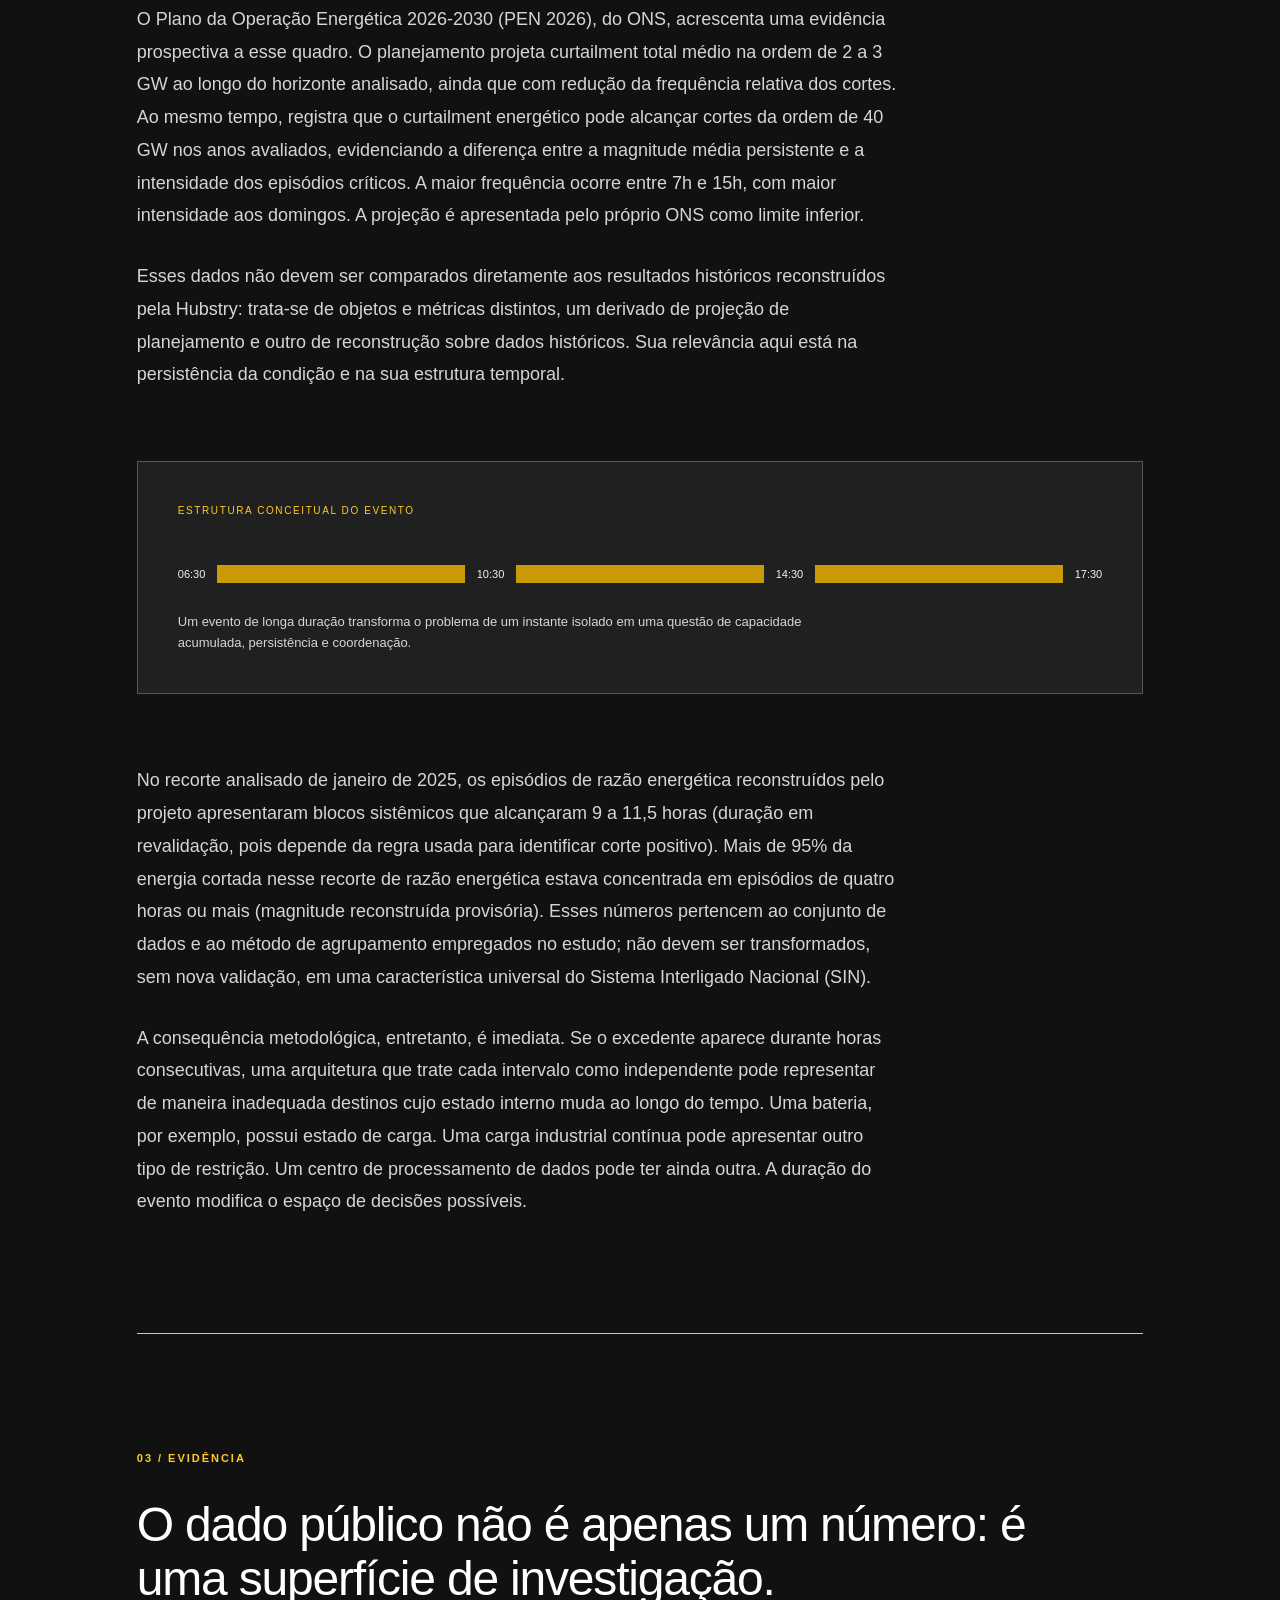
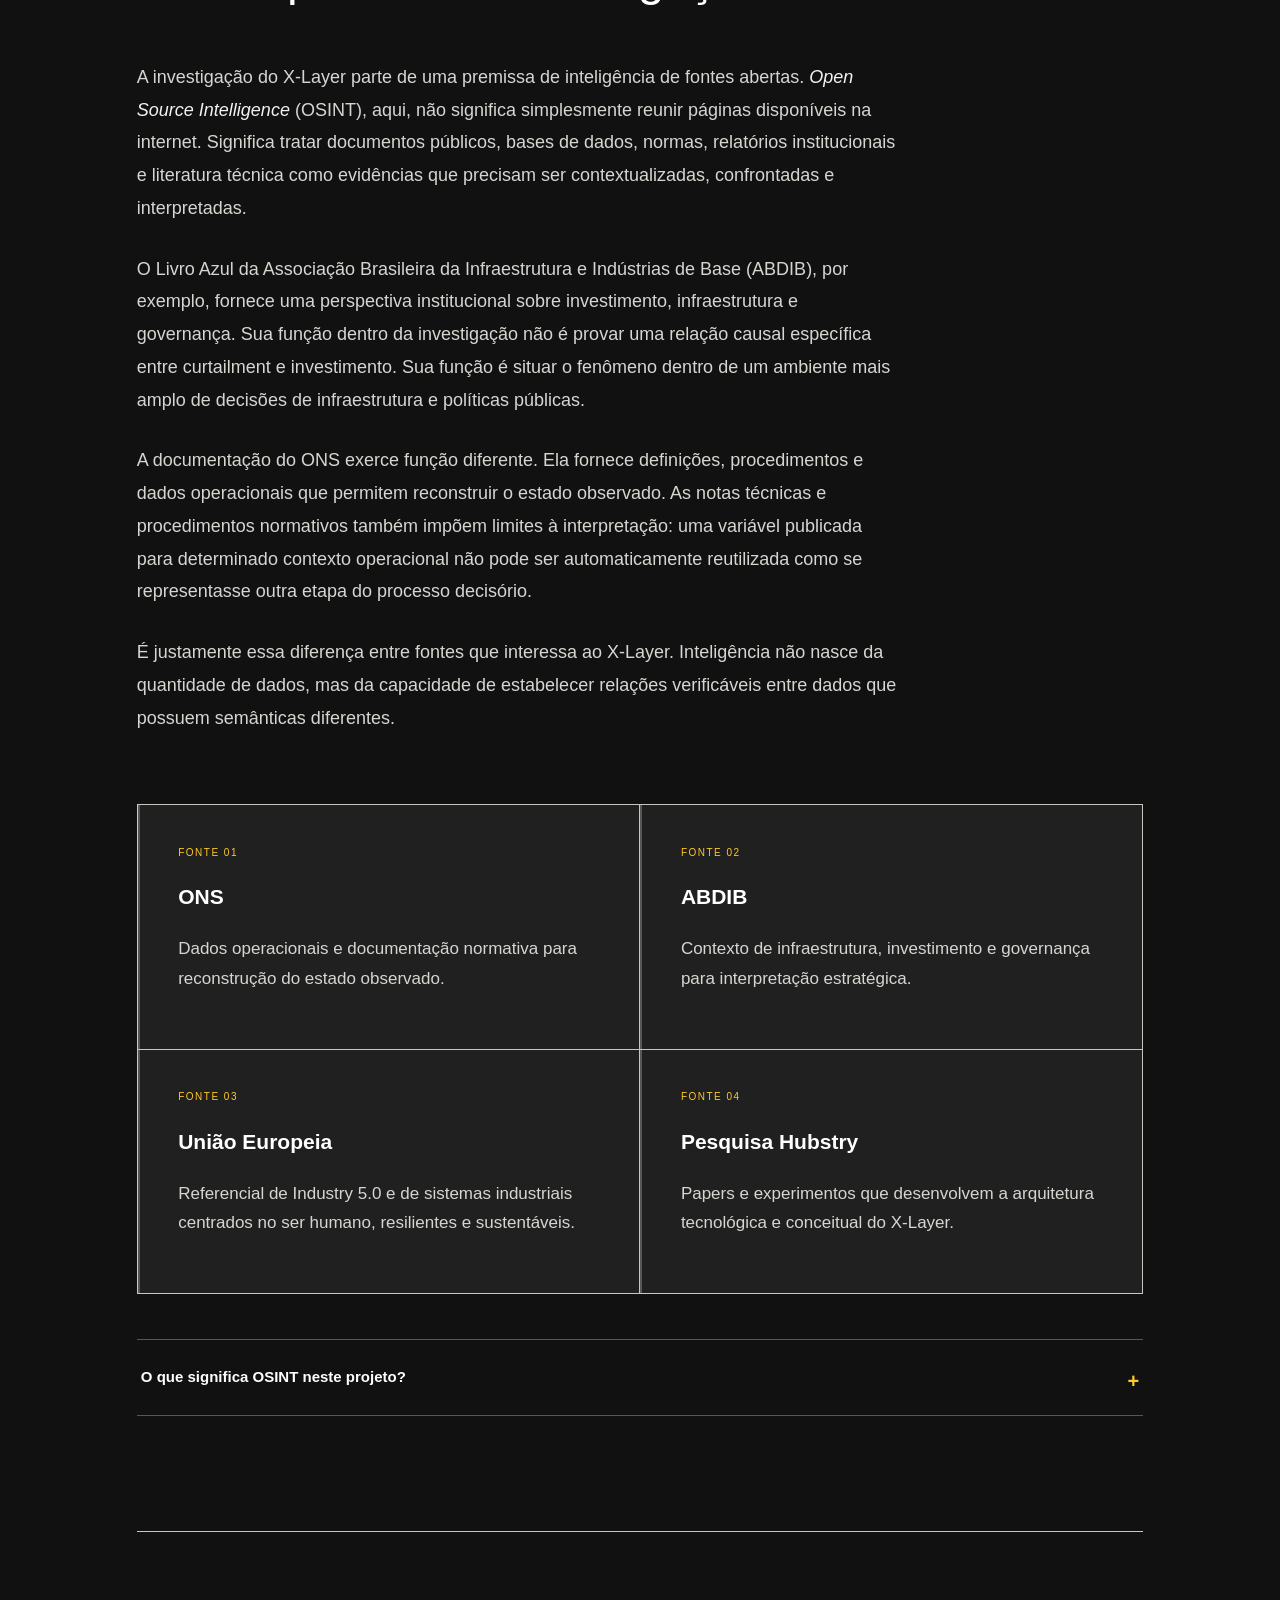
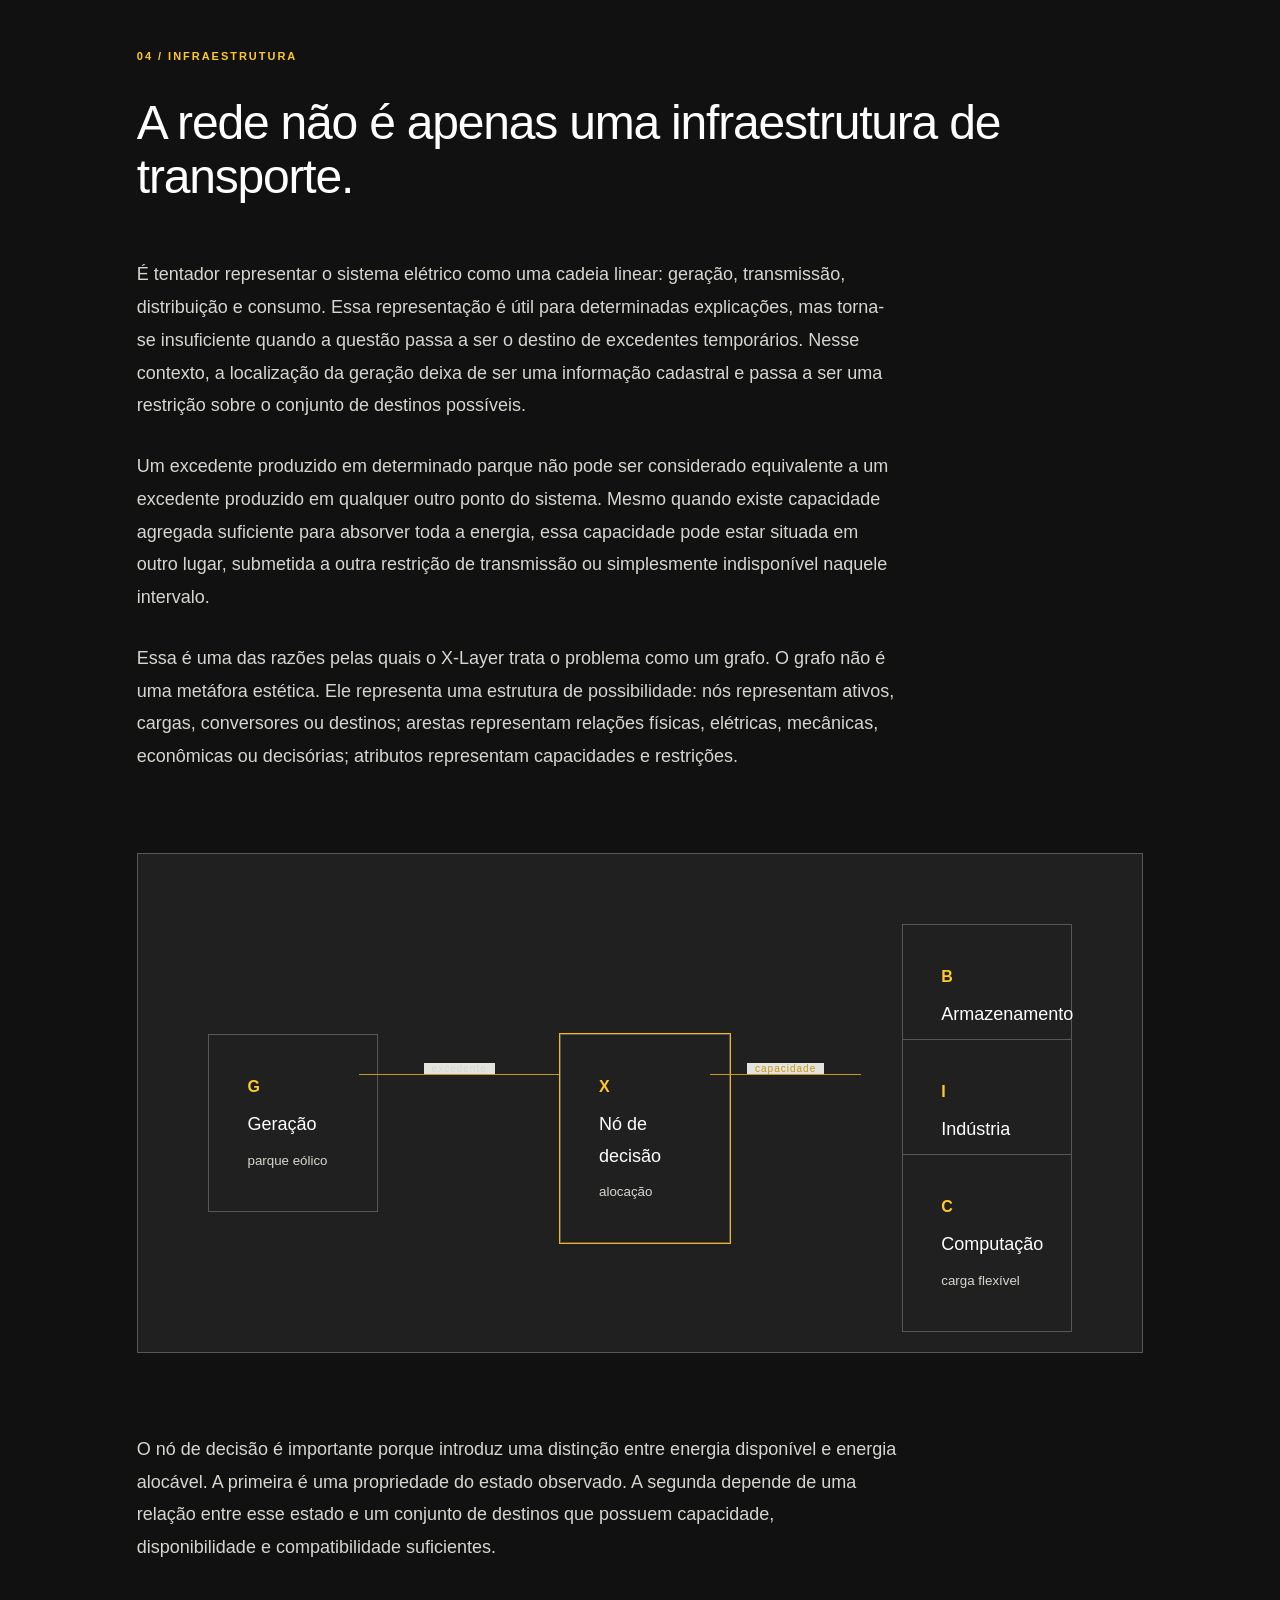
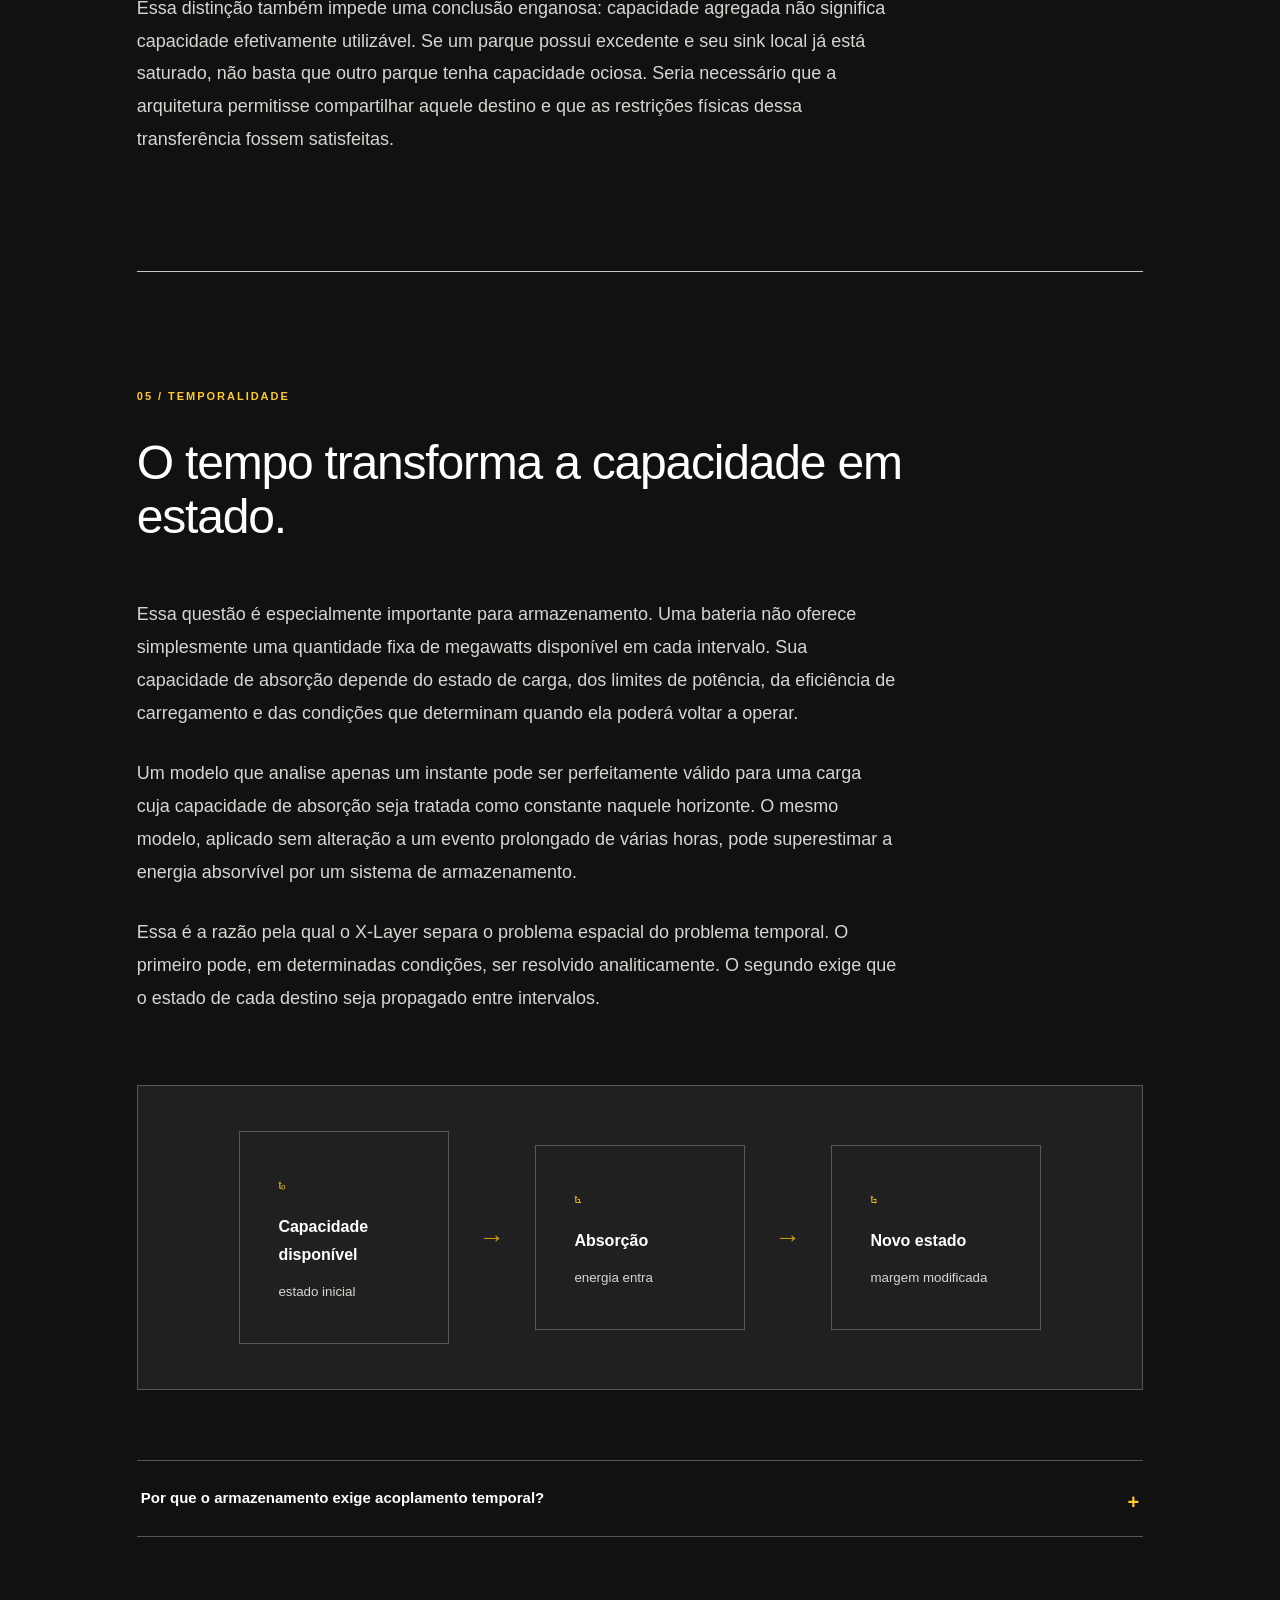
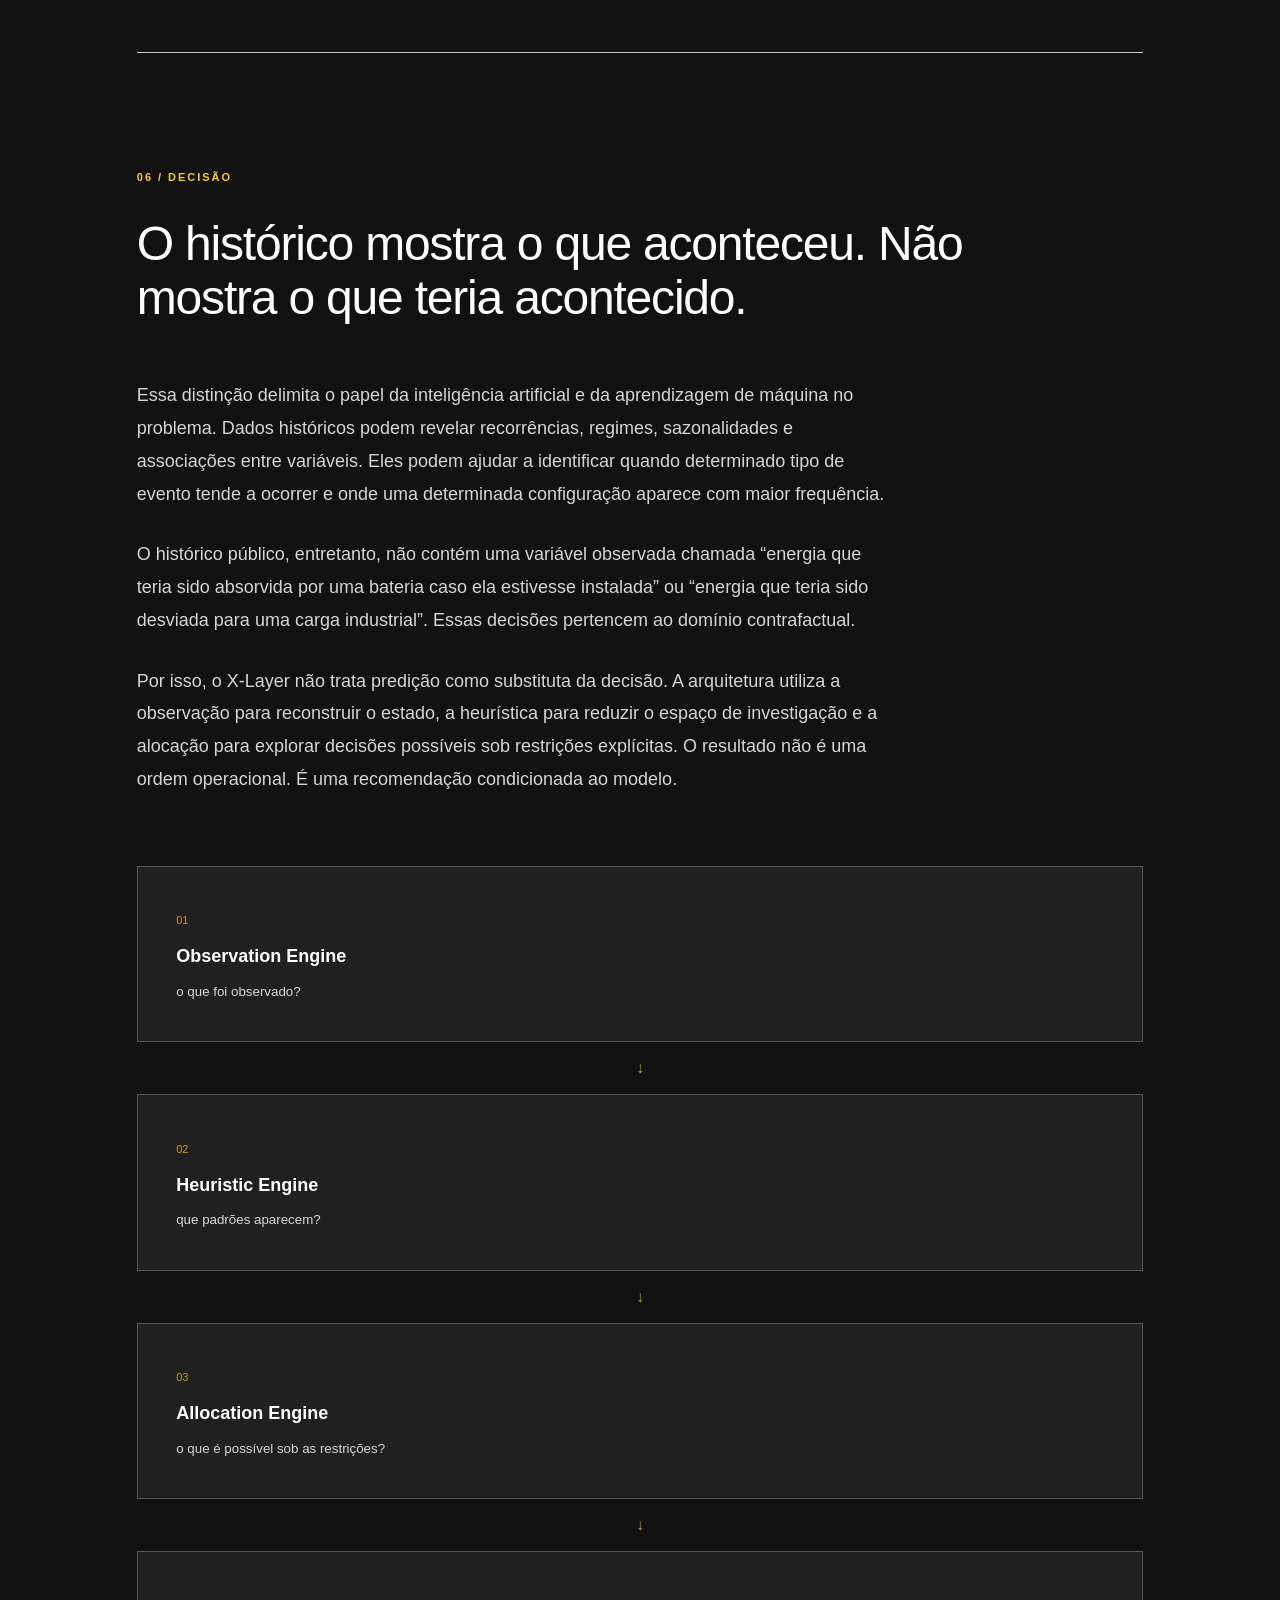
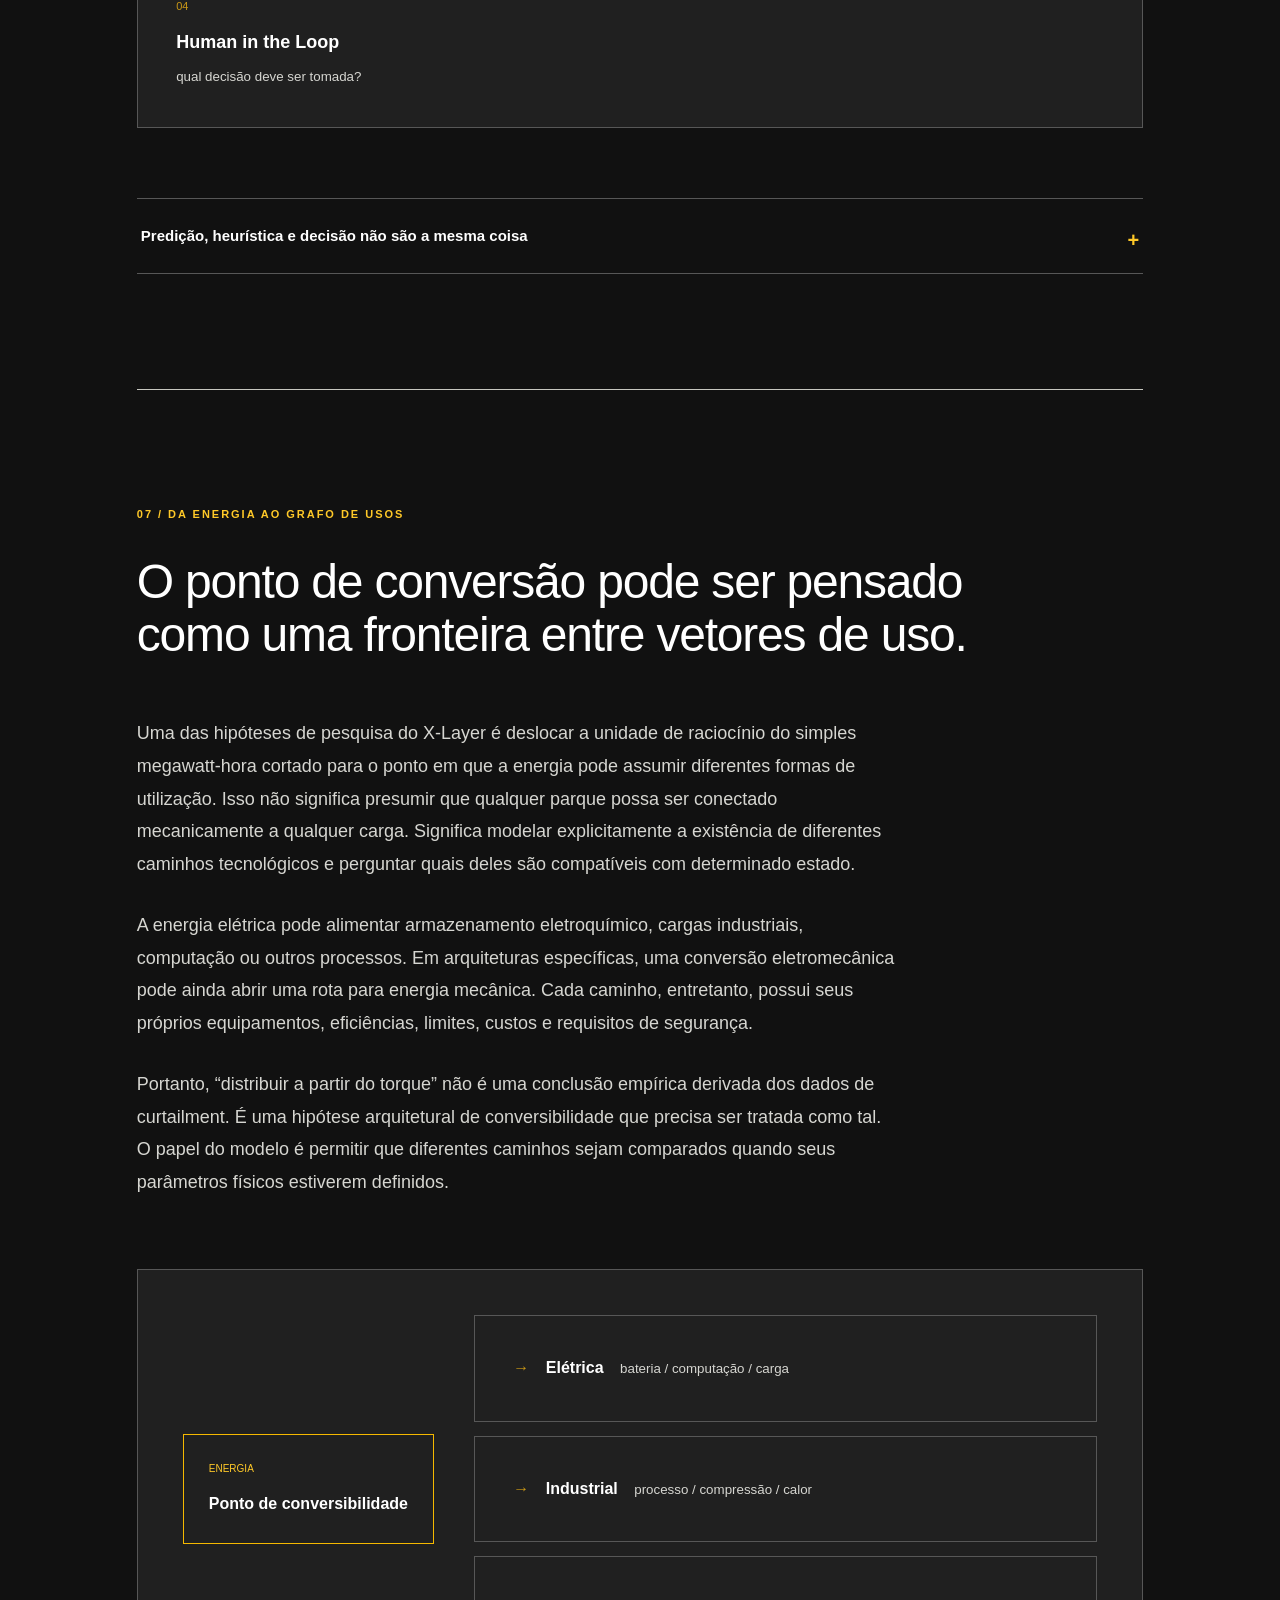
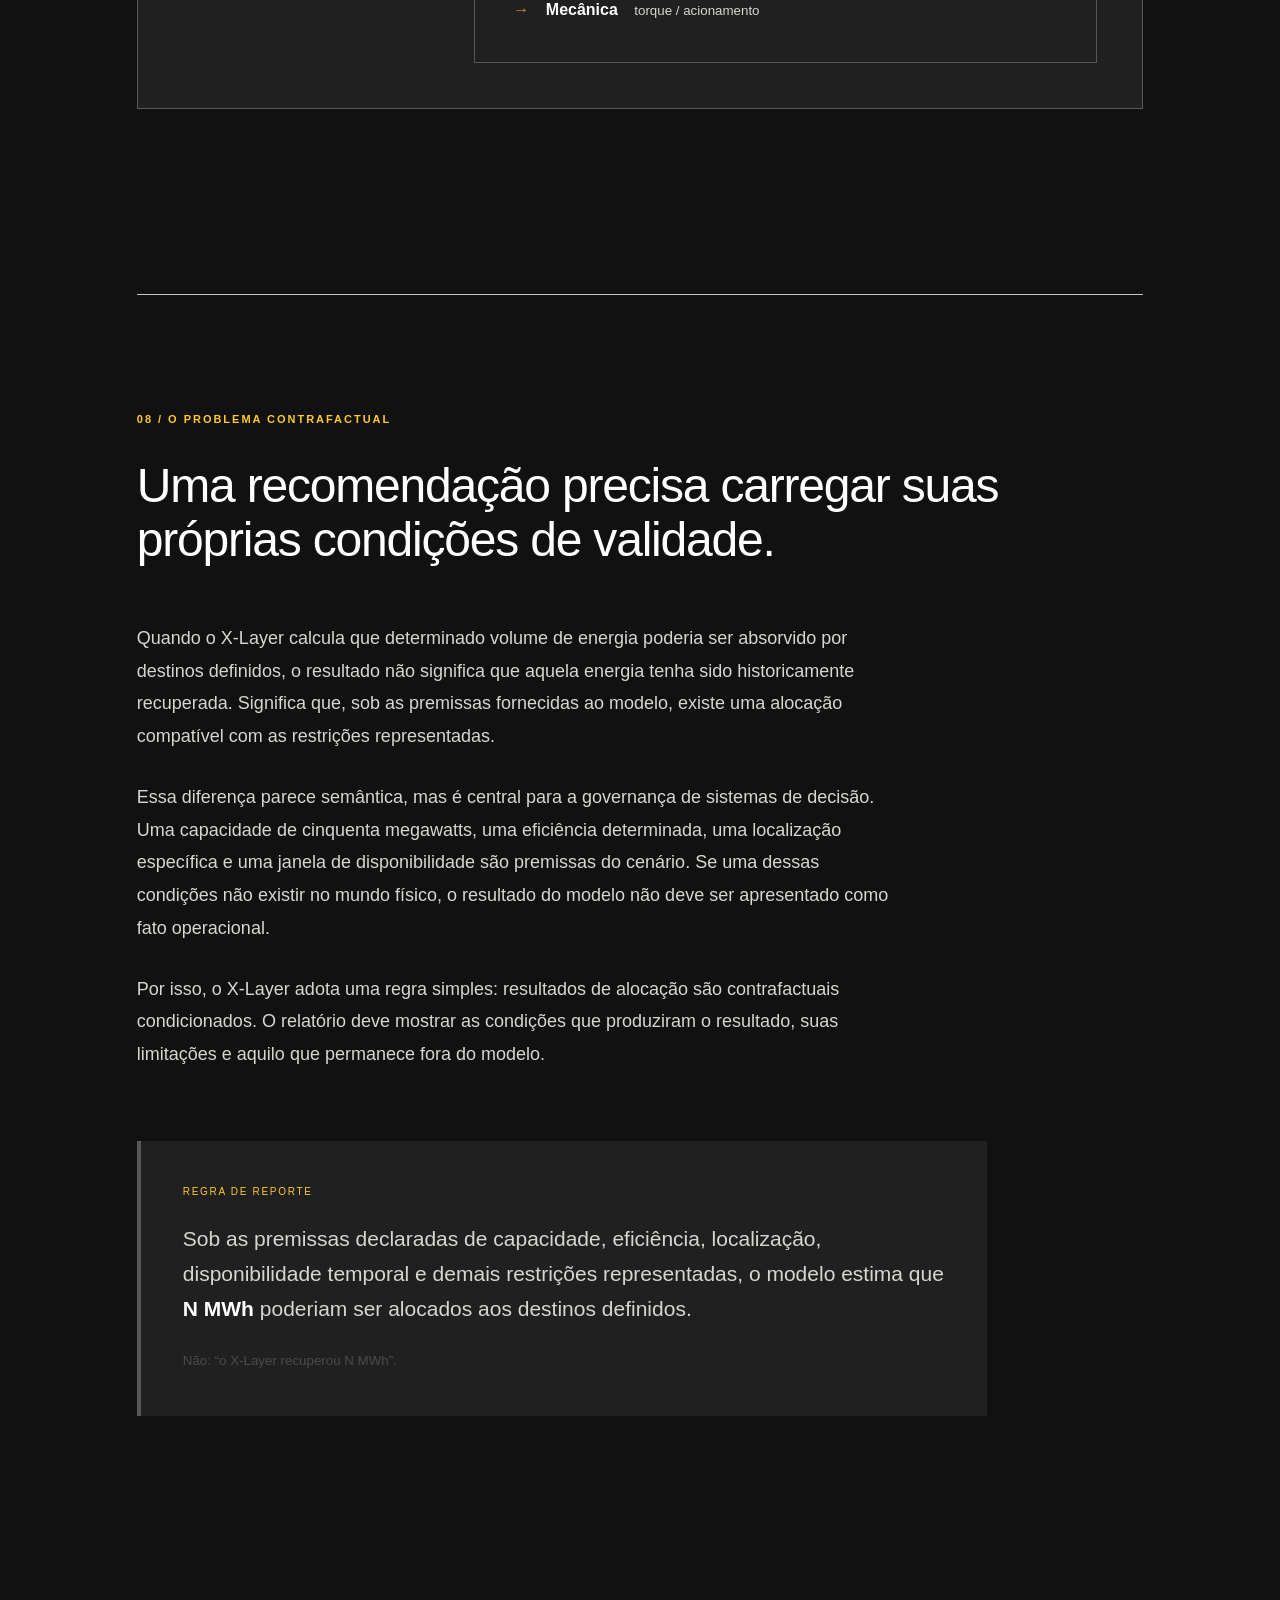
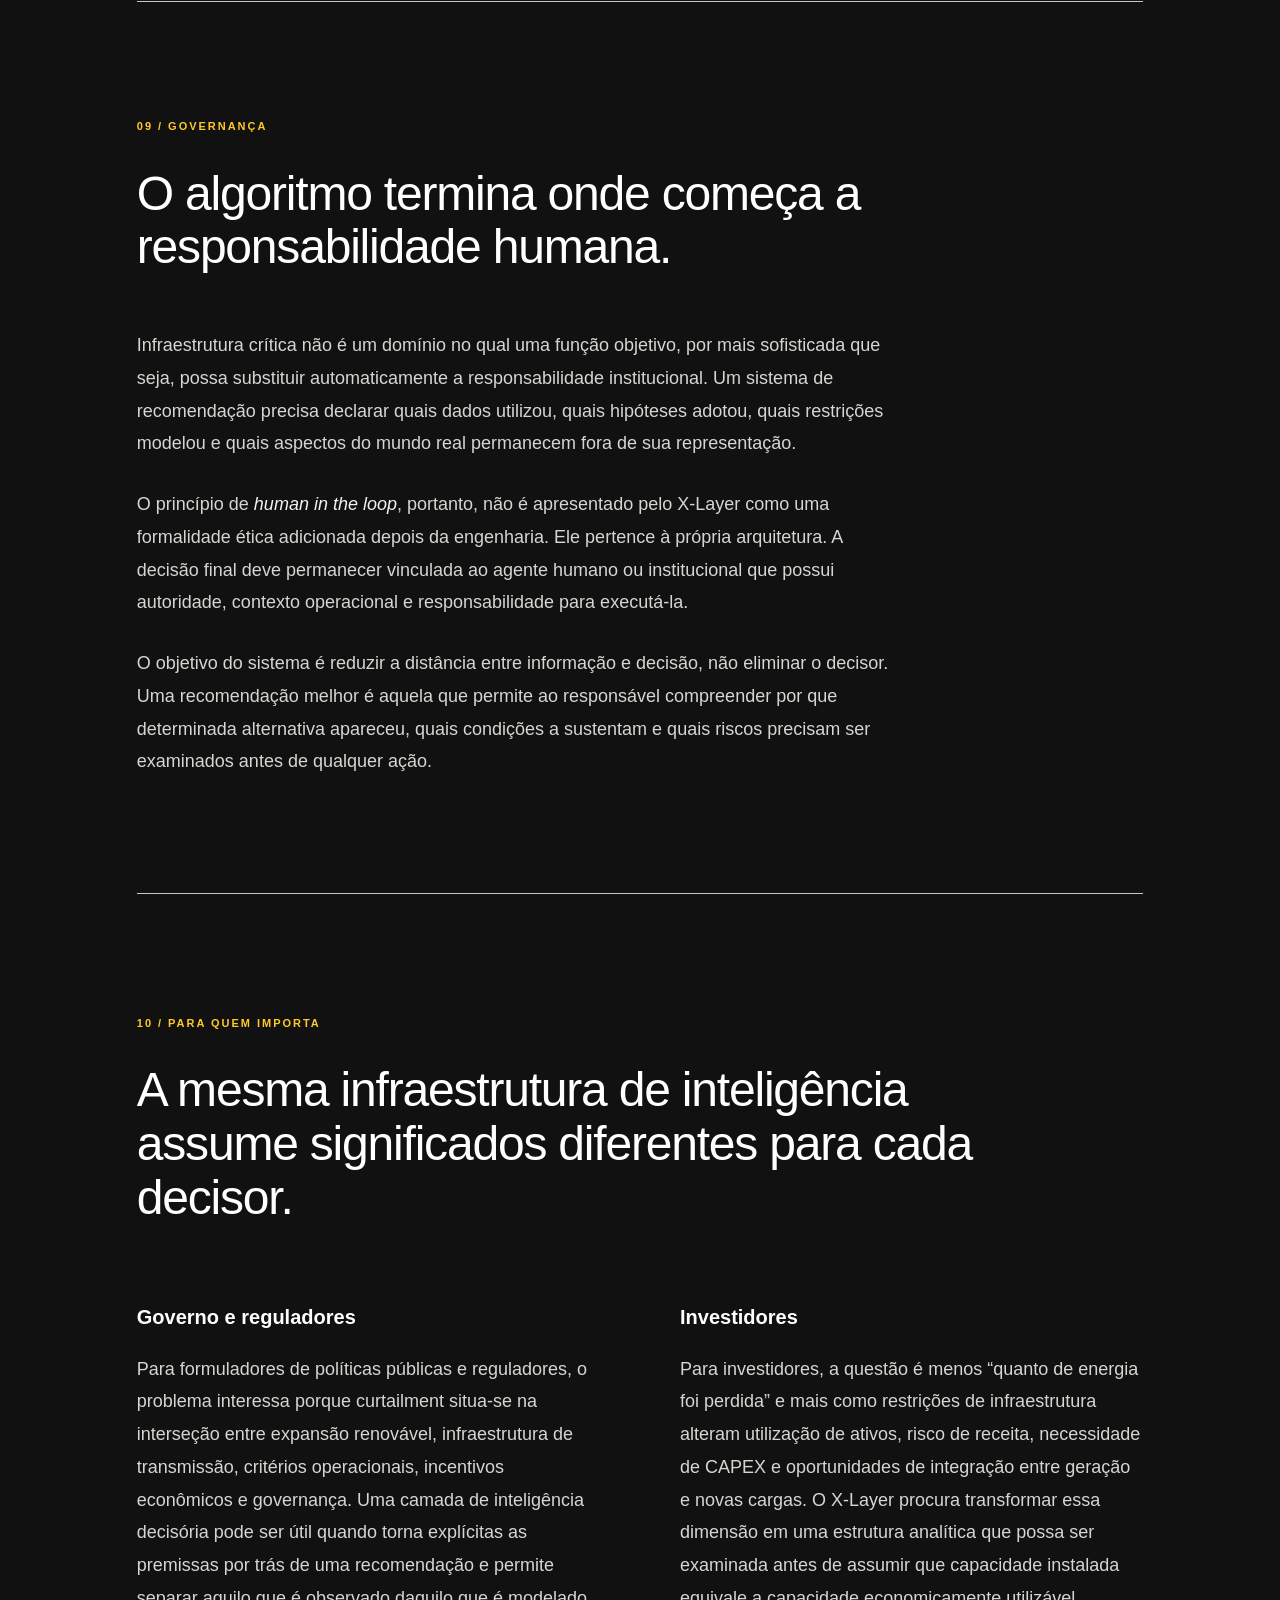
<file: problema.html>
<!DOCTYPE html>
<html lang="pt-BR">
<head>
  <meta charset="UTF-8">
  <meta name="viewport" content="width=device-width, initial-scale=1.0">

  <title>O Problema | Hubstry X-Layer Tech</title>
  <meta name="description" content="Curtailment, excedente energético, temporalidade, infraestrutura e decisão: uma investigação técnico-expositiva da Hubstry X-Layer Tech.">

  <link rel="stylesheet" href="css/style.css">
</head>

<body>

<header class="site-header">

  <a class="brand" href="index.html">
    <span class="brand-mark">X</span>
    <span class="brand-text">
      <strong>HUBSTRY</strong>
      <small>X-LAYER TECH</small>
    </span>
  </a>

  <nav class="main-nav">
    <a href="problema.html">Problema</a>
    <a href="engine.html">Engine</a>
    <a href="metodologia.html">Metodologia</a>
    <a href="tecnologias.html">Tecnologias</a>
    <a href="resultados.html">Resultados</a>
    <a href="research.html">Research</a>
    <a href="sobre.html">Sobre</a>
  </nav>

  <div class="language-toggle">
    <button id="lang-pt" class="active">PT</button>
    <button id="lang-en">EN</button>
  </div>

</header>


<main class="editorial-page">

<section class="editorial-hero">

  <div class="hero-kicker"
       data-pt="01 · O PROBLEMA"
       data-en="01 · THE PROBLEM">
    01 · O PROBLEMA
  </div>

  <h1 data-pt="Quando a energia existe, mas o sistema não consegue transformá-la em uso."
      data-en="When energy exists, but the system cannot turn it into use.">
    Quando a energia existe, mas o sistema não consegue transformá-la em uso.
  </h1>

  <p class="hero-lead"
     data-pt="O curtailment não é apenas uma redução da geração renovável. Ele é uma manifestação observável de uma incompatibilidade entre onde a energia é produzida, quando ela aparece, como a rede consegue transportá-la e quais mecanismos existem para absorvê-la."
     data-en="Curtailment is not merely a reduction in renewable generation. It is an observable manifestation of a mismatch between where energy is produced, when it appears, how the grid can transport it, and which mechanisms exist to absorb it.">
    O curtailment não é apenas uma redução da geração renovável. Ele é uma
    manifestação observável de uma incompatibilidade entre onde a energia é
    produzida, quando ela aparece, como a rede consegue transportá-la e quais
    mecanismos existem para absorvê-la.
  </p>

  <p class="editorial-deck">
    <span>Hubstry X-Layer Tech</span>
    · investigação aplicada sobre energia, infraestrutura e decisão
  </p>

</section>


<section class="essay-section">

  <div class="essay-index">01 / CONTEXTO</div>

  <h2>O problema começa antes do corte.</h2>

  <div class="prose">

    <p>
      Em sistemas elétricos, geração e consumo precisam permanecer
      continuamente coordenados. Essa característica parece trivial quando
      observada apenas como princípio físico, mas adquire outra dimensão
      quando a matriz de geração incorpora volumes crescentes de fontes cuja
      produção depende de condições naturais variáveis. O vento não espera
      pela demanda, assim como a irradiância solar não pode ser deslocada
      livremente para o horário em que a rede necessita de energia. A expansão
      dessas fontes cria, portanto, uma questão que não é resolvida apenas
      adicionando capacidade instalada.
    </p>

    <p>
      O problema passa a envolver a relação entre capacidade de geração,
      capacidade de transmissão, estado operacional da rede, localização
      geográfica dos ativos, perfil temporal da demanda e possibilidade de
      conversão ou armazenamento. Quando essas dimensões deixam de estar
      sincronizadas, uma parcela da energia potencialmente disponível pode
      deixar de ser entregue ao sistema. É nesse espaço que aparece o
      <em>curtailment</em>, ou restrição de geração.
    </p>

    <p>
      A pergunta relevante para a Hubstry não é simplesmente quanto foi
      cortado. Essa é uma pergunta de observação e apuração. A pergunta
      seguinte é mais difícil: <strong>o que pode ser feito com o excedente
      quando ele aparece, considerando que ele é espacialmente localizado,
      temporalmente limitado e fisicamente condicionado?</strong>
    </p>

  </div>

  <div class="diagram diagram-flow" aria-label="Fluxo do problema energético">

    <div class="node">
      <span>01</span>
      <strong>Recurso</strong>
      <small>vento / sol</small>
    </div>

    <div class="connector">→</div>

    <div class="node">
      <span>02</span>
      <strong>Geração</strong>
      <small>energia potencial</small>
    </div>

    <div class="connector">→</div>

    <div class="node accent">
      <span>03</span>
      <strong>Restrição</strong>
      <small>curtailment</small>
    </div>

    <div class="connector">→</div>

    <div class="node">
      <span>04</span>
      <strong>Excedente</strong>
      <small>energia não entregue</small>
    </div>

  </div>

  <details class="editorial-accordion">
    <summary>Por que “energia excedente” não é sinônimo de energia desperdiçada?</summary>
    <div class="accordion-content">

      <p>
        A expressão “energia desperdiçada” é intuitiva, mas conceitualmente
        imprecisa. A energia que não foi entregue à rede não constitui
        automaticamente um estoque físico disponível em algum reservatório.
        Trata-se de uma oportunidade de utilização que existiu em determinado
        intervalo e que pode ter sido perdida porque as condições para sua
        entrega ou consumo não estavam presentes.
      </p>

      <p>
        Essa distinção é fundamental para o X-Layer. O sistema não parte da
        premissa de que todo megawatt-hora cortado poderia simplesmente ser
        transferido para outro consumidor. Uma eventual alocação precisa
        considerar localização, capacidade, eficiência, disponibilidade
        temporal e restrições físicas. O contrafactual começa justamente
        onde termina o dado observado.
      </p>

    </div>
  </details>

</section>


<section class="essay-section">

  <div class="essay-index">02 / CURTAILMENT</div>

  <h2>O corte é um evento; o problema é uma relação.</h2>

  <div class="prose">

    <p>
      O curtailment pode ser registrado como uma diferença entre grandezas de
      geração e limitação, mas essa representação numérica não deve ser
      confundida com a natureza do fenômeno. Um corte ocorre dentro de uma
      determinada configuração do sistema. Há uma usina ou conjunto de
      usinas, uma localização, uma razão operacional, um instante, uma
      condição de rede e uma decisão de despacho ou restrição. A magnitude
      observada é consequência dessa configuração.
    </p>

    <p>
      Por isso, duas ocorrências com a mesma quantidade de megawatts cortados
      podem representar problemas completamente diferentes. Uma restrição
      curta em um único ativo não apresenta a mesma estrutura decisória de um
      episódio sistêmico que atravessa várias horas e envolve dezenas ou
      centenas de conjuntos geradores. A dimensão temporal deixa de ser
      detalhe estatístico e passa a ser variável de engenharia.
    </p>

    <p>
      Essa percepção orientou a investigação da Hubstry sobre os dados
      públicos do Operador Nacional do Sistema Elétrico (ONS). O objetivo não
      foi produzir uma nova estatística de curtailment, mas reconstruir a
      estrutura temporal dos eventos e perguntar quais características do
      fenômeno são relevantes para uma arquitetura de decisão.
    </p>
    <p>
      O Plano da Operação Energética 2026-2030 (PEN 2026), do ONS, acrescenta
      uma evidência prospectiva a esse quadro. O planejamento projeta
      curtailment total médio na ordem de 2 a 3 GW ao longo do horizonte
      analisado, ainda que com redução da frequência relativa dos cortes. Ao
      mesmo tempo, registra que o curtailment energético pode alcançar cortes
      da ordem de 40 GW nos anos avaliados, evidenciando a diferença entre a
      magnitude média persistente e a intensidade dos episódios críticos. A
      maior frequência ocorre entre 7h e 15h, com maior intensidade aos
      domingos. A projeção é apresentada pelo próprio ONS como limite
      inferior.
    </p>
    <p>
      Esses dados não devem ser comparados diretamente aos resultados
      históricos reconstruídos pela Hubstry: trata-se de objetos e métricas
      distintos, um derivado de projeção de planejamento e outro de
      reconstrução sobre dados históricos. Sua relevância aqui está na
      persistência da condição e na sua estrutura temporal.
    </p>

  </div>

  <div class="graph-panel">

    <div class="graph-title">ESTRUTURA CONCEITUAL DO EVENTO</div>

    <div class="timeline">

      <div class="time-label">06:30</div>
      <div class="time-block"></div>
      <div class="time-label">10:30</div>
      <div class="time-block"></div>
      <div class="time-label">14:30</div>
      <div class="time-block"></div>
      <div class="time-label">17:30</div>

    </div>

    <div class="timeline-caption">
      Um evento de longa duração transforma o problema de um instante isolado
      em uma questão de capacidade acumulada, persistência e coordenação.
    </div>

  </div>

  <div class="prose">

    <p>
      No recorte analisado de janeiro de 2025, os episódios de razão
      energética reconstruídos pelo projeto apresentaram blocos sistêmicos
      que alcançaram 9 a 11,5 horas (duração em revalidação, pois depende da
      regra usada para identificar corte positivo). Mais de 95% da
      energia cortada nesse recorte de razão energética estava concentrada
      em episódios de quatro horas ou mais (magnitude reconstruída
      provisória). Esses números pertencem ao
      conjunto de dados e ao método de agrupamento empregados no estudo; não
      devem ser transformados, sem nova validação, em uma característica
      universal do Sistema Interligado Nacional (SIN).
    </p>

    <p>
      A consequência metodológica, entretanto, é imediata. Se o excedente
      aparece durante horas consecutivas, uma arquitetura que trate cada
      intervalo como independente pode representar de maneira inadequada
      destinos cujo estado interno muda ao longo do tempo. Uma bateria, por
      exemplo, possui estado de carga. Uma carga industrial contínua pode
      apresentar outro tipo de restrição. Um centro de processamento de dados
      pode ter ainda outra. A duração do evento modifica o espaço de decisões
      possíveis.
    </p>

  </div>

</section>


<section class="essay-section evidence-section">

  <div class="essay-index">03 / EVIDÊNCIA</div>

  <h2>O dado público não é apenas um número: é uma superfície de investigação.</h2>

  <div class="prose">

    <p>
      A investigação do X-Layer parte de uma premissa de inteligência de
      fontes abertas. <em>Open Source Intelligence</em> (OSINT), aqui, não
      significa simplesmente reunir páginas disponíveis na internet.
      Significa tratar documentos públicos, bases de dados, normas, relatórios
      institucionais e literatura técnica como evidências que precisam ser
      contextualizadas, confrontadas e interpretadas.
    </p>

    <p>
      O Livro Azul da Associação Brasileira da Infraestrutura e Indústrias de
      Base (ABDIB), por exemplo, fornece uma perspectiva institucional sobre
      investimento, infraestrutura e governança. Sua função dentro da
      investigação não é provar uma relação causal específica entre
      curtailment e investimento. Sua função é situar o fenômeno dentro de um
      ambiente mais amplo de decisões de infraestrutura e políticas públicas.
    </p>

    <p>
      A documentação do ONS exerce função diferente. Ela fornece definições,
      procedimentos e dados operacionais que permitem reconstruir o estado
      observado. As notas técnicas e procedimentos normativos também impõem
      limites à interpretação: uma variável publicada para determinado
      contexto operacional não pode ser automaticamente reutilizada como se
      representasse outra etapa do processo decisório.
    </p>

    <p>
      É justamente essa diferença entre fontes que interessa ao X-Layer.
      Inteligência não nasce da quantidade de dados, mas da capacidade de
      estabelecer relações verificáveis entre dados que possuem semânticas
      diferentes.
    </p>

  </div>

  <div class="evidence-grid">

    <div class="evidence-source">
      <span>FONTE 01</span>
      <strong>ONS</strong>
      <p>
        Dados operacionais e documentação normativa para reconstrução do
        estado observado.
      </p>
    </div>

    <div class="evidence-source">
      <span>FONTE 02</span>
      <strong>ABDIB</strong>
      <p>
        Contexto de infraestrutura, investimento e governança para
        interpretação estratégica.
      </p>
    </div>

    <div class="evidence-source">
      <span>FONTE 03</span>
      <strong>União Europeia</strong>
      <p>
        Referencial de Industry 5.0 e de sistemas industriais centrados no
        ser humano, resilientes e sustentáveis.
      </p>
    </div>

    <div class="evidence-source">
      <span>FONTE 04</span>
      <strong>Pesquisa Hubstry</strong>
      <p>
        Papers e experimentos que desenvolvem a arquitetura tecnológica e
        conceitual do X-Layer.
      </p>
    </div>

  </div>

  <details class="editorial-accordion">
    <summary>O que significa OSINT neste projeto?</summary>
    <div class="accordion-content">

      <p>
        OSINT é utilizado como método de reconstrução e contextualização de
        informação pública. A distinção entre fonte e inferência é essencial:
        o documento institucional sustenta aquilo que efetivamente afirma;
        qualquer interpretação adicional pertence ao pesquisador e precisa
        ser apresentada como tal.
      </p>

      <p>
        Essa disciplina também permite identificar incompatibilidades
        semânticas entre campos publicados. No desenvolvimento do Observation
        Engine, diferentes testes mostraram que uma coluna não pode ser
        interpretada apenas pelo seu nome. Sua posição no procedimento, sua
        definição normativa e sua relação com outras variáveis precisam ser
        consideradas.
      </p>

    </div>
  </details>

</section>


<section class="essay-section">

  <div class="essay-index">04 / INFRAESTRUTURA</div>

  <h2>A rede não é apenas uma infraestrutura de transporte.</h2>

  <div class="prose">

    <p>
      É tentador representar o sistema elétrico como uma cadeia linear:
      geração, transmissão, distribuição e consumo. Essa representação é
      útil para determinadas explicações, mas torna-se insuficiente quando a
      questão passa a ser o destino de excedentes temporários. Nesse contexto,
      a localização da geração deixa de ser uma informação cadastral e passa
      a ser uma restrição sobre o conjunto de destinos possíveis.
    </p>

    <p>
      Um excedente produzido em determinado parque não pode ser considerado
      equivalente a um excedente produzido em qualquer outro ponto do
      sistema. Mesmo quando existe capacidade agregada suficiente para
      absorver toda a energia, essa capacidade pode estar situada em outro
      lugar, submetida a outra restrição de transmissão ou simplesmente
      indisponível naquele intervalo.
    </p>

    <p>
      Essa é uma das razões pelas quais o X-Layer trata o problema como um
      grafo. O grafo não é uma metáfora estética. Ele representa uma
      estrutura de possibilidade: nós representam ativos, cargas,
      conversores ou destinos; arestas representam relações físicas,
      elétricas, mecânicas, econômicas ou decisórias; atributos representam
      capacidades e restrições.
    </p>

  </div>

  <div class="network-graph" aria-label="Grafo conceitual de alocação energética">

    <div class="graph-node source-node">
      <span>G</span>
      <strong>Geração</strong>
      <small>parque eólico</small>
    </div>

    <div class="graph-edge edge-one">
      <span>excedente</span>
    </div>

    <div class="graph-node hub-node">
      <span>X</span>
      <strong>Nó de decisão</strong>
      <small>alocação</small>
    </div>

    <div class="graph-edge edge-two">
      <span>capacidade</span>
    </div>

    <div class="graph-node destination-node d1">
      <span>B</span>
      <strong>Armazenamento</strong>
      <small>estado interno</small>
    </div>

    <div class="graph-node destination-node d2">
      <span>I</span>
      <strong>Indústria</strong>
      <small>processo contínuo</small>
    </div>

    <div class="graph-node destination-node d3">
      <span>C</span>
      <strong>Computação</strong>
      <small>carga flexível</small>
    </div>

  </div>

  <div class="prose">

    <p>
      O nó de decisão é importante porque introduz uma distinção entre
      energia disponível e energia alocável. A primeira é uma propriedade do
      estado observado. A segunda depende de uma relação entre esse estado e
      um conjunto de destinos que possuem capacidade, disponibilidade e
      compatibilidade suficientes.
    </p>

    <p>
      Essa distinção também impede uma conclusão enganosa: capacidade
      agregada não significa capacidade efetivamente utilizável. Se um parque
      possui excedente e seu sink local já está saturado, não basta que outro
      parque tenha capacidade ociosa. Seria necessário que a arquitetura
      permitisse compartilhar aquele destino e que as restrições físicas
      dessa transferência fossem satisfeitas.
    </p>

  </div>

</section>


<section class="essay-section">

  <div class="essay-index">05 / TEMPORALIDADE</div>

  <h2>O tempo transforma a capacidade em estado.</h2>

  <div class="prose">

    <p>
      Essa questão é especialmente importante para armazenamento. Uma bateria
      não oferece simplesmente uma quantidade fixa de megawatts disponível em
      cada intervalo. Sua capacidade de absorção depende do estado de carga,
      dos limites de potência, da eficiência de carregamento e das condições
      que determinam quando ela poderá voltar a operar.
    </p>

    <p>
      Um modelo que analise apenas um instante pode ser perfeitamente válido
      para uma carga cuja capacidade de absorção seja tratada como constante
      naquele horizonte. O mesmo modelo, aplicado sem alteração a um evento
      prolongado de várias horas, pode superestimar a energia absorvível por
      um sistema de armazenamento.
    </p>

    <p>
      Essa é a razão pela qual o X-Layer separa o problema espacial do
      problema temporal. O primeiro pode, em determinadas condições, ser
      resolvido analiticamente. O segundo exige que o estado de cada destino
      seja propagado entre intervalos.
    </p>

  </div>

  <div class="state-diagram">

    <div class="state">
      <span>t₀</span>
      <strong>Capacidade disponível</strong>
      <small>estado inicial</small>
    </div>

    <div class="state-arrow">→</div>

    <div class="state">
      <span>t₁</span>
      <strong>Absorção</strong>
      <small>energia entra</small>
    </div>

    <div class="state-arrow">→</div>

    <div class="state">
      <span>t₂</span>
      <strong>Novo estado</strong>
      <small>margem modificada</small>
    </div>

  </div>

  <details class="editorial-accordion">
    <summary>Por que o armazenamento exige acoplamento temporal?</summary>
    <div class="accordion-content">

      <p>
        Porque a decisão em um intervalo modifica as condições de decisão do
        intervalo seguinte. Em notação simplificada, a energia armazenada em
        t+1 depende da energia armazenada em t, da energia recebida e das
        perdas do processo. O problema deixa de ser uma coleção de decisões
        independentes e passa a ser uma trajetória.
      </p>

      <p>
        Por esse motivo, a primeira demonstração empírica do X-Layer utiliza
        destinos co-localizados tratados sem estado interno. O armazenamento
        permanece na arquitetura de pesquisa, mas não deve ser usado para
        inflar um resultado de alocação produzido por um modelo instantâneo.
      </p>

    </div>
  </details>

</section>


<section class="essay-section">

  <div class="essay-index">06 / DECISÃO</div>

  <h2>O histórico mostra o que aconteceu. Não mostra o que teria acontecido.</h2>

  <div class="prose">

    <p>
      Essa distinção delimita o papel da inteligência artificial e da
      aprendizagem de máquina no problema. Dados históricos podem revelar
      recorrências, regimes, sazonalidades e associações entre variáveis. Eles
      podem ajudar a identificar quando determinado tipo de evento tende a
      ocorrer e onde uma determinada configuração aparece com maior
      frequência.
    </p>

    <p>
      O histórico público, entretanto, não contém uma variável observada
      chamada “energia que teria sido absorvida por uma bateria caso ela
      estivesse instalada” ou “energia que teria sido desviada para uma carga
      industrial”. Essas decisões pertencem ao domínio contrafactual.
    </p>

    <p>
      Por isso, o X-Layer não trata predição como substituta da decisão.
      A arquitetura utiliza a observação para reconstruir o estado, a
      heurística para reduzir o espaço de investigação e a alocação para
      explorar decisões possíveis sob restrições explícitas. O resultado não
      é uma ordem operacional. É uma recomendação condicionada ao modelo.
    </p>

  </div>

  <div class="architecture-flow">

    <div class="architecture-node">
      <span>01</span>
      <strong>Observation Engine</strong>
      <small>o que foi observado?</small>
    </div>

    <div class="architecture-arrow">↓</div>

    <div class="architecture-node">
      <span>02</span>
      <strong>Heuristic Engine</strong>
      <small>que padrões aparecem?</small>
    </div>

    <div class="architecture-arrow">↓</div>

    <div class="architecture-node">
      <span>03</span>
      <strong>Allocation Engine</strong>
      <small>o que é possível sob as restrições?</small>
    </div>

    <div class="architecture-arrow">↓</div>

    <div class="architecture-node human-node">
      <span>04</span>
      <strong>Human in the Loop</strong>
      <small>qual decisão deve ser tomada?</small>
    </div>

  </div>

  <details class="editorial-accordion">
    <summary>Predição, heurística e decisão não são a mesma coisa</summary>
    <div class="accordion-content">

      <p>
        Predição procura estimar um estado ou evento futuro. Heurística é uma
        regra ou procedimento que reduz a complexidade da busca por soluções.
        Otimização procura uma solução dentro de um espaço formal de
        possibilidades e restrições. Decisão é a escolha de uma ação,
        normalmente envolvendo responsabilidades que não podem ser delegadas
        automaticamente ao modelo.
      </p>

      <p>
        A arquitetura X-Layer mantém essas categorias separadas porque uma
        previsão estatisticamente boa não constitui, por si só, uma decisão
        fisicamente viável ou institucionalmente autorizada.
      </p>

    </div>
  </details>

</section>


<section class="essay-section">

  <div class="essay-index">07 / DA ENERGIA AO GRAFO DE USOS</div>

  <h2>O ponto de conversão pode ser pensado como uma fronteira entre vetores de uso.</h2>

  <div class="prose">

    <p>
      Uma das hipóteses de pesquisa do X-Layer é deslocar a unidade de
      raciocínio do simples megawatt-hora cortado para o ponto em que a energia
      pode assumir diferentes formas de utilização. Isso não significa
      presumir que qualquer parque possa ser conectado mecanicamente a
      qualquer carga. Significa modelar explicitamente a existência de
      diferentes caminhos tecnológicos e perguntar quais deles são
      compatíveis com determinado estado.
    </p>

    <p>
      A energia elétrica pode alimentar armazenamento eletroquímico, cargas
      industriais, computação ou outros processos. Em arquiteturas específicas,
      uma conversão eletromecânica pode ainda abrir uma rota para energia
      mecânica. Cada caminho, entretanto, possui seus próprios equipamentos,
      eficiências, limites, custos e requisitos de segurança.
    </p>

    <p>
      Portanto, “distribuir a partir do torque” não é uma conclusão empírica
      derivada dos dados de curtailment. É uma hipótese arquitetural de
      conversibilidade que precisa ser tratada como tal. O papel do modelo é
      permitir que diferentes caminhos sejam comparados quando seus parâmetros
      físicos estiverem definidos.
    </p>

  </div>

  <div class="use-graph">

    <div class="use-source">
      <span>ENERGIA</span>
      <strong>Ponto de conversibilidade</strong>
    </div>

    <div class="use-branches">

      <div>
        <span>→</span>
        <strong>Elétrica</strong>
        <small>bateria / computação / carga</small>
      </div>

      <div>
        <span>→</span>
        <strong>Industrial</strong>
        <small>processo / compressão / calor</small>
      </div>

      <div>
        <span>→</span>
        <strong>Mecânica</strong>
        <small>torque / acionamento</small>
      </div>

    </div>

  </div>

</section>


<section class="essay-section">

  <div class="essay-index">08 / O PROBLEMA CONTRAFACTUAL</div>

  <h2>Uma recomendação precisa carregar suas próprias condições de validade.</h2>

  <div class="prose">

    <p>
      Quando o X-Layer calcula que determinado volume de energia poderia ser
      absorvido por destinos definidos, o resultado não significa que aquela
      energia tenha sido historicamente recuperada. Significa que, sob as
      premissas fornecidas ao modelo, existe uma alocação compatível com as
      restrições representadas.
    </p>

    <p>
      Essa diferença parece semântica, mas é central para a governança de
      sistemas de decisão. Uma capacidade de cinquenta megawatts, uma
      eficiência determinada, uma localização específica e uma janela de
      disponibilidade são premissas do cenário. Se uma dessas condições não
      existir no mundo físico, o resultado do modelo não deve ser apresentado
      como fato operacional.
    </p>

    <p>
      Por isso, o X-Layer adota uma regra simples: resultados de alocação são
      contrafactuais condicionados. O relatório deve mostrar as condições que
      produziram o resultado, suas limitações e aquilo que permanece fora do
      modelo.
    </p>

  </div>

  <div class="counterfactual-box">

    <div class="cf-label">REGRA DE REPORTE</div>

    <p>
      Sob as premissas declaradas de capacidade, eficiência, localização,
      disponibilidade temporal e demais restrições representadas, o modelo
      estima que <strong>N MWh</strong> poderiam ser alocados aos destinos
      definidos.
    </p>

    <small>
      Não: “o X-Layer recuperou N MWh”.
    </small>

  </div>

</section>


<section class="essay-section governance-section">

  <div class="essay-index">09 / GOVERNANÇA</div>

  <h2>O algoritmo termina onde começa a responsabilidade humana.</h2>

  <div class="prose">

    <p>
      Infraestrutura crítica não é um domínio no qual uma função objetivo,
      por mais sofisticada que seja, possa substituir automaticamente a
      responsabilidade institucional. Um sistema de recomendação precisa
      declarar quais dados utilizou, quais hipóteses adotou, quais restrições
      modelou e quais aspectos do mundo real permanecem fora de sua
      representação.
    </p>

    <p>
      O princípio de <em>human in the loop</em>, portanto, não é apresentado
      pelo X-Layer como uma formalidade ética adicionada depois da engenharia.
      Ele pertence à própria arquitetura. A decisão final deve permanecer
      vinculada ao agente humano ou institucional que possui autoridade,
      contexto operacional e responsabilidade para executá-la.
    </p>

    <p>
      O objetivo do sistema é reduzir a distância entre informação e decisão,
      não eliminar o decisor. Uma recomendação melhor é aquela que permite
      ao responsável compreender por que determinada alternativa apareceu,
      quais condições a sustentam e quais riscos precisam ser examinados
      antes de qualquer ação.
    </p>

  </div>

</section>


<section class="stakeholder-section">

  <div class="essay-index">10 / PARA QUEM IMPORTA</div>

  <h2>A mesma infraestrutura de inteligência assume significados diferentes para cada decisor.</h2>

  <div class="stakeholder-prose">

    <article>
      <h3>Governo e reguladores</h3>
      <p>
        Para formuladores de políticas públicas e reguladores, o problema
        interessa porque curtailment situa-se na interseção entre expansão
        renovável, infraestrutura de transmissão, critérios operacionais,
        incentivos econômicos e governança. Uma camada de inteligência
        decisória pode ser útil quando torna explícitas as premissas por trás
        de uma recomendação e permite separar aquilo que é observado daquilo
        que é modelado.
      </p>
    </article>

    <article>
      <h3>Investidores</h3>
      <p>
        Para investidores, a questão é menos “quanto de energia foi perdida”
        e mais como restrições de infraestrutura alteram utilização de ativos,
        risco de receita, necessidade de CAPEX e oportunidades de integração
        entre geração e novas cargas. O X-Layer procura transformar essa
        dimensão em uma estrutura analítica que possa ser examinada antes de
        assumir que capacidade instalada equivale a capacidade economicamente
        utilizável.
      </p>
    </article>

    <article>
      <h3>C-levels e decisores do setor privado</h3>
      <p>
        Para executivos de utilities, indústria, infraestrutura e grandes
        consumidores de energia, a questão aparece como problema de decisão:
        quando existe excedente, quais cargas poderiam absorvê-lo, em que
        localização, durante quanto tempo e sob quais condições? A resposta
        precisa conectar engenharia, economia e operação, e não apenas produzir
        um indicador de mercado.
      </p>
    </article>

    <article>
      <h3>Founders e startups</h3>
      <p>
        Para founders de startups, o problema revela uma fronteira entre
        infraestrutura energética, inteligência computacional, armazenamento,
        indústria e automação decisória. A oportunidade não está
        necessariamente em construir mais uma plataforma de visualização,
        mas em criar novas camadas de interoperabilidade entre estados físicos
        observados e decisões possíveis.
      </p>
    </article>

  </div>

</section>


<section class="essay-section conclusion-section">

  <div class="essay-index">11 / POSIÇÃO X-LAYER</div>

  <h2>Não se trata de prever o sistema. Trata-se de tornar o espaço de decisão computável.</h2>

  <div class="prose">

    <p>
      O problema que emerge dessa investigação é, portanto, diferente de uma
      simples tarefa de previsão. O sistema elétrico produz um estado
      observável. Esse estado contém restrições, oportunidades e incertezas.
      Dados históricos ajudam a reconhecer padrões dentro dele. Documentação
      normativa define parte das regras pelas quais o sistema opera. Modelos
      físicos e econômicos estabelecem quais alternativas podem ser
      consideradas.
    </p>

    <p>
      O X-Layer situa-se entre essas camadas. Sua hipótese é que uma
      infraestrutura de decisão pode conectar observação, semântica,
      heurística, restrições e alocação sem ocultar as condições que sustentam
      cada resultado.
    </p>

    <p class="closing-statement">
      O objetivo não é dizer ao sistema elétrico o que fazer.
      <strong>É tornar explícito o espaço de decisões que o sistema poderia
      considerar.</strong>
    </p>

  </div>

</section>


<section class="sources-section problema-source-section">

  <div class="essay-index">12 / FONTES E PESQUISA</div>

  <h2>Documentação, evidência e pesquisa.</h2>

  <details class="editorial-accordion">
    <summary>Operador Nacional do Sistema Elétrico (ONS)</summary>
    <div class="accordion-content">
      <p>
        Dados públicos e documentação operacional utilizados na reconstrução
        do estado observado e na investigação de curtailment.
      </p>
    </div>
  </details>

  <details class="editorial-accordion">
    <summary>Nota Técnica ONS DOP 0022/2025</summary>
    <div class="accordion-content">
      <p>
        Documento utilizado para compreender critérios operacionais e a
        distinção entre programação e execução. A documentação normativa é
        tratada como fonte primária e não como propriedade intelectual da
        Hubstry.
      </p>
    </div>
  </details>

  <details class="editorial-accordion">
    <summary>Livro Azul da ABDIB</summary>
    <div class="accordion-content">
      <p>
        Fonte de inteligência de fontes abertas para contexto de
        infraestrutura, investimento e governança. Os dados e afirmações
        institucionais devem ser atribuídos ao documento original.
      </p>
    </div>
  </details>

  <details class="editorial-accordion">
    <summary>Industry 5.0 — União Europeia</summary>
    <div class="accordion-content">
      <p>
        Referencial utilizado para situar a pesquisa em uma concepção de
        indústria que combina sustentabilidade, resiliência e centralidade
        humana, em contraste com uma visão exclusivamente orientada à
        automação.
      </p>
    </div>
  </details>

  <details class="editorial-accordion">
    <summary>Papers da Hubstry</summary>
    <div class="accordion-content">
      <p>
        A pesquisa do X-Layer é parte de uma genealogia tecnológica mais ampla
        desenvolvida pela Hubstry em diferentes camadas de infraestrutura,
        otimização e sistemas inteligentes.
      </p>

      <p>
        <a href="https://zenodo.org/records/22134863" target="_blank" rel="noopener">
          Research paper · Zenodo 22134863
        </a>
      </p>

      <p>
        <a href="https://zenodo.org/records/21649221" target="_blank" rel="noopener">
          Research paper · Zenodo 21649221
        </a>
      </p>

      <p>
        <a href="https://zenodo.org/records/22050842" target="_blank" rel="noopener">
          Research paper · Zenodo 22050842
        </a>
      </p>

    </div>
  </details>

  <div class="source-note">
    Esta página distingue deliberadamente dados observados, documentação
    institucional, interpretação, hipóteses de pesquisa e resultados
    contrafactuais. Afirmações quantitativas específicas devem ser lidas em
    conjunto com a metodologia e a proveniência correspondentes.
  </div>

</section>

</main>


<footer class="site-footer">

  <div>
    <strong>HUBSTRY</strong>
    <span>Deep Tech Venture Building</span>
  </div>

  <div class="footer-links">
    <a href="https://www.hubstry.dev" target="_blank" rel="noopener">Hubstry</a>
    <a href="https://github.com/Hubstry-DeepTech/hubstry-xlayer-engine" target="_blank" rel="noopener">Engine</a>
    <a href="research.html">Research</a>
    <a href="mailto:guilhermemachado.ceo@hubstry.dev">Contato</a>
    <a href="https://www.linkedin.com/in/guilhermegoncalvesmachado/" target="_blank" rel="noopener">LinkedIn</a>
  </div>

  <div class="copyright">
    © 2026 Hubstry
  </div>

</footer>

<script src="js/main.js"></script>

</body>
</html>
</file>
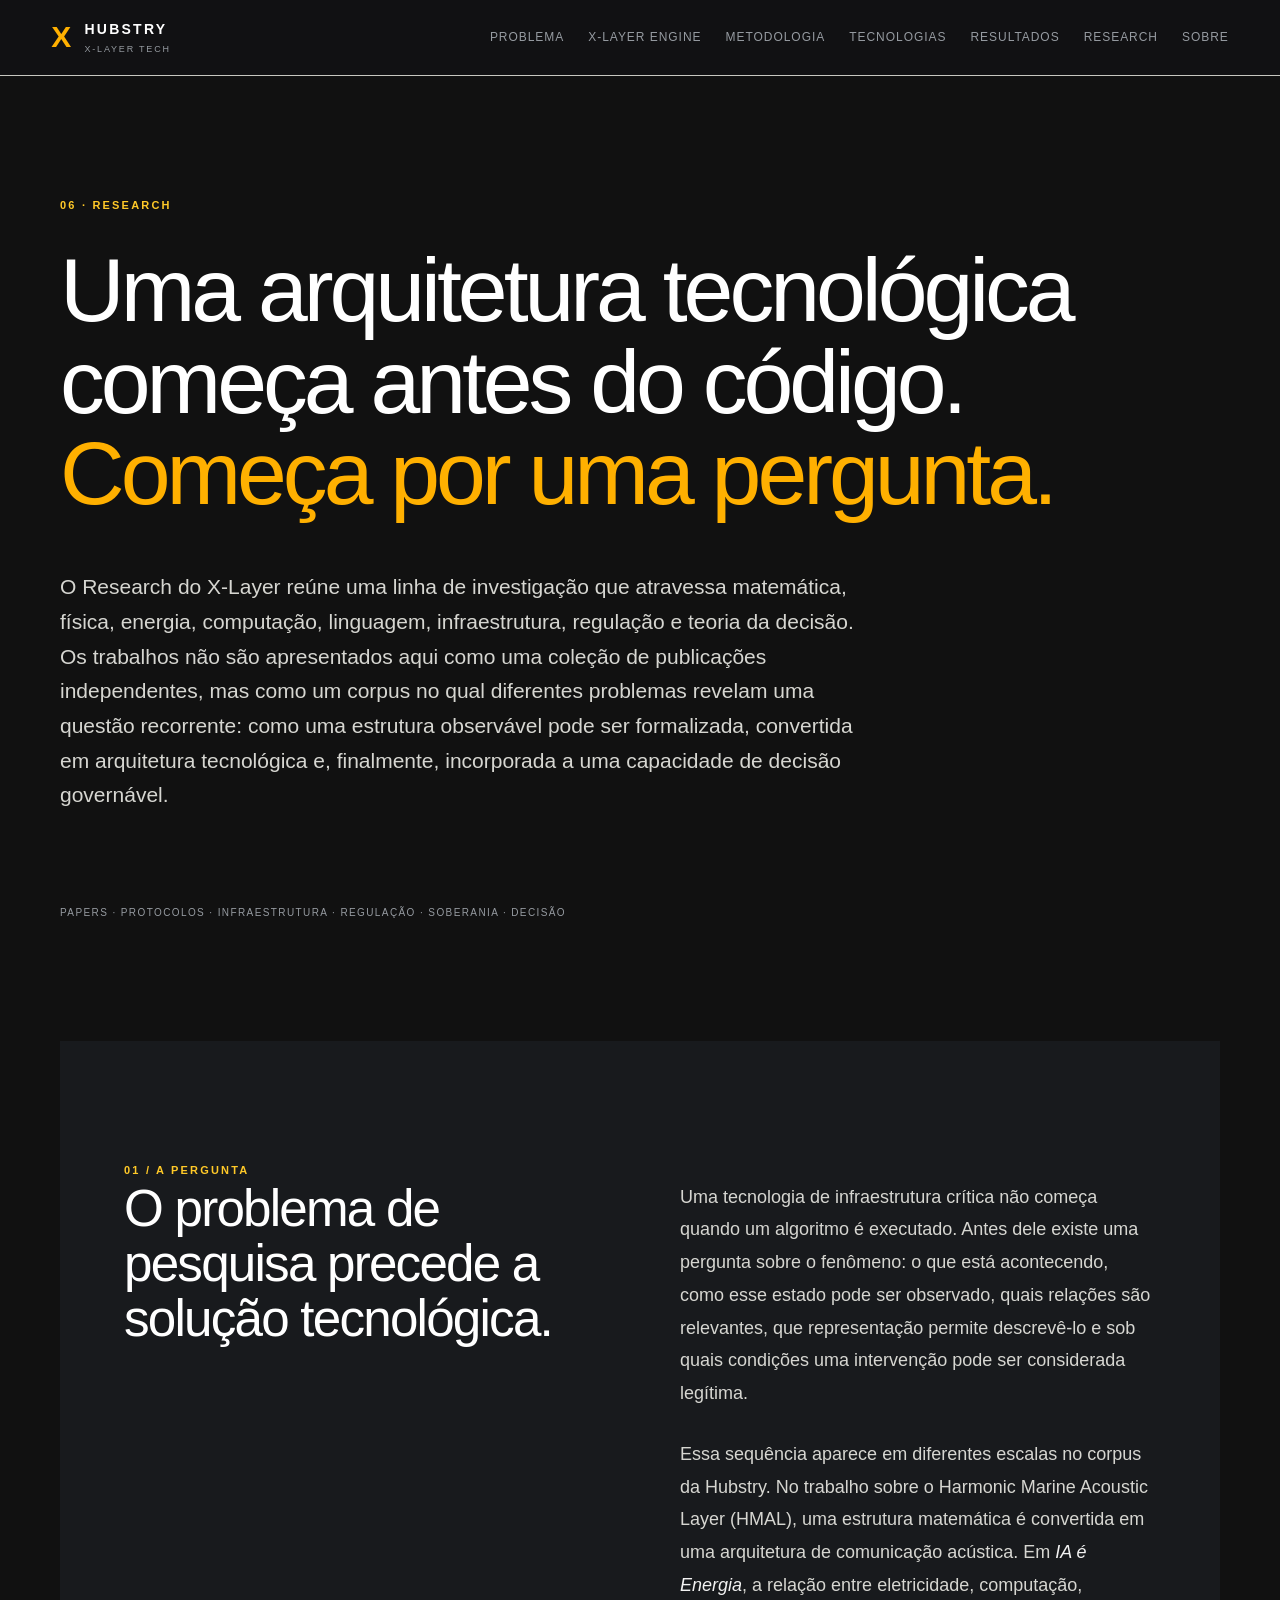
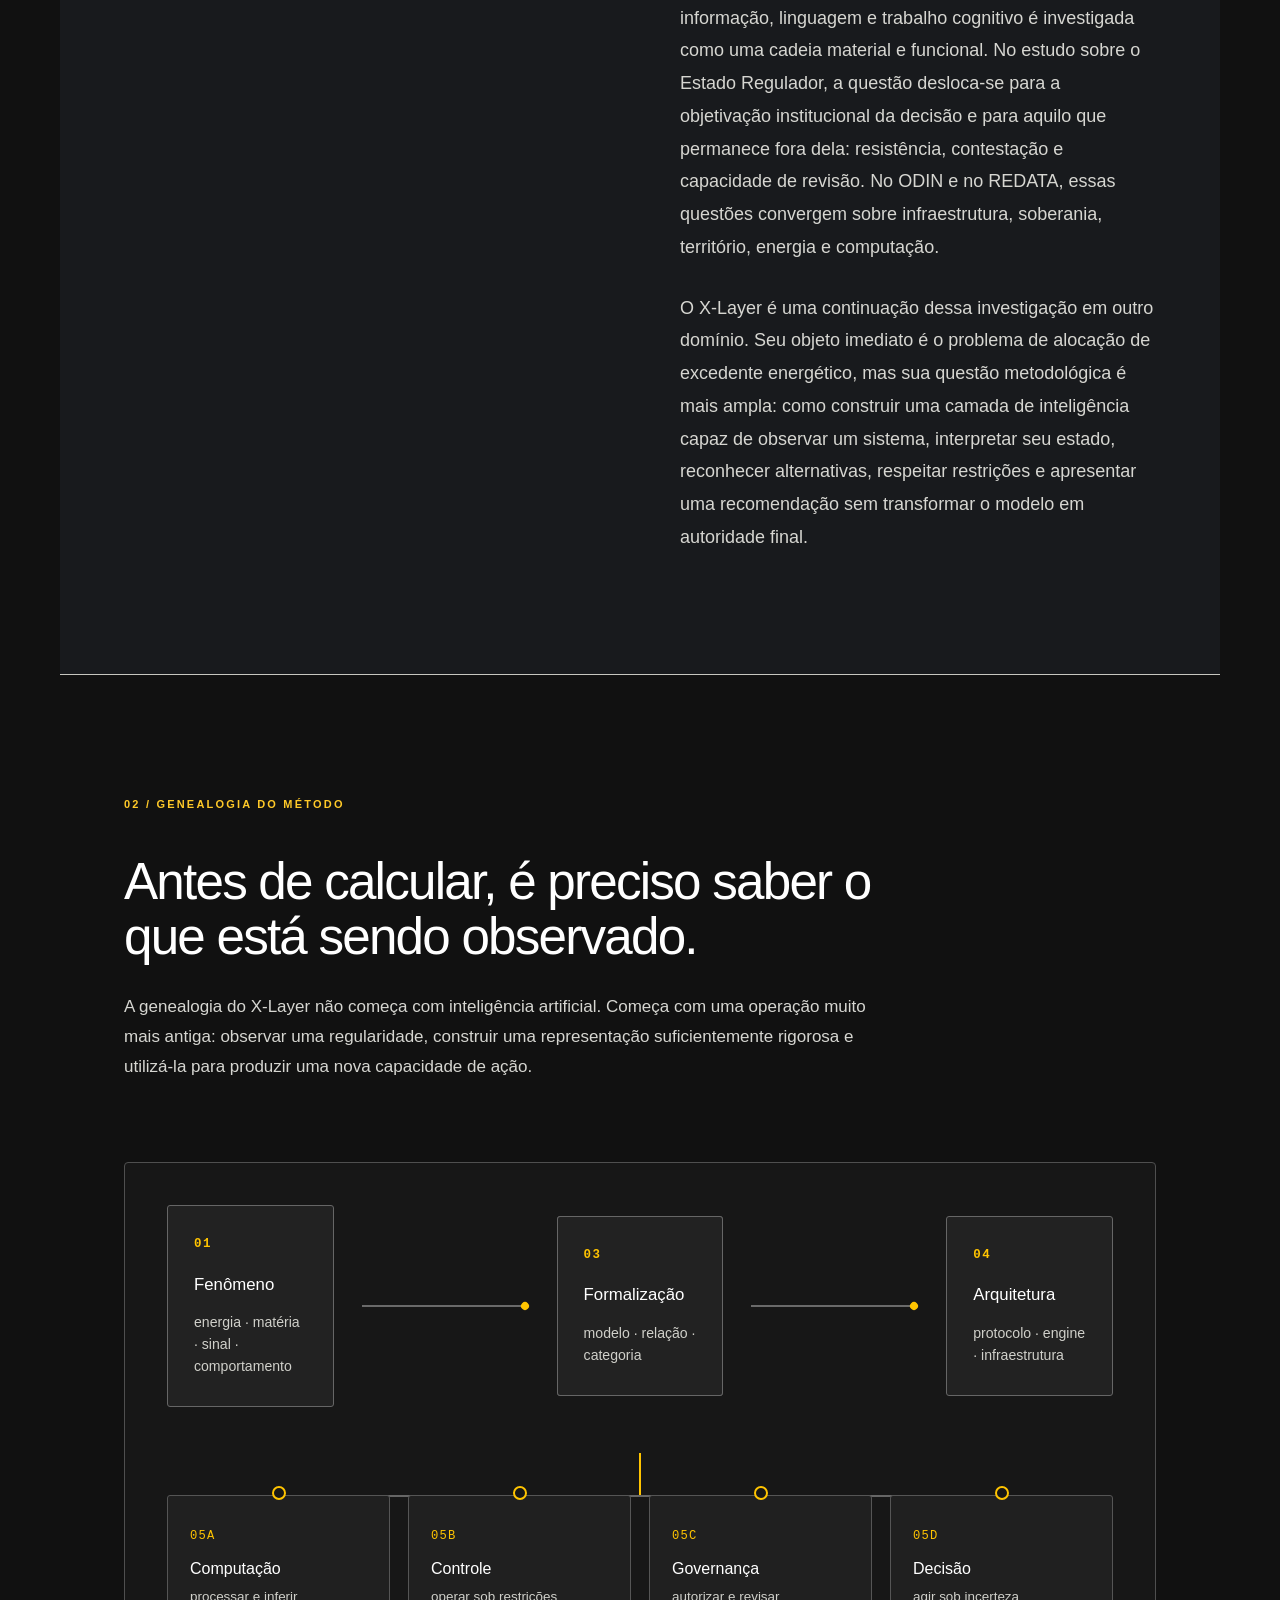
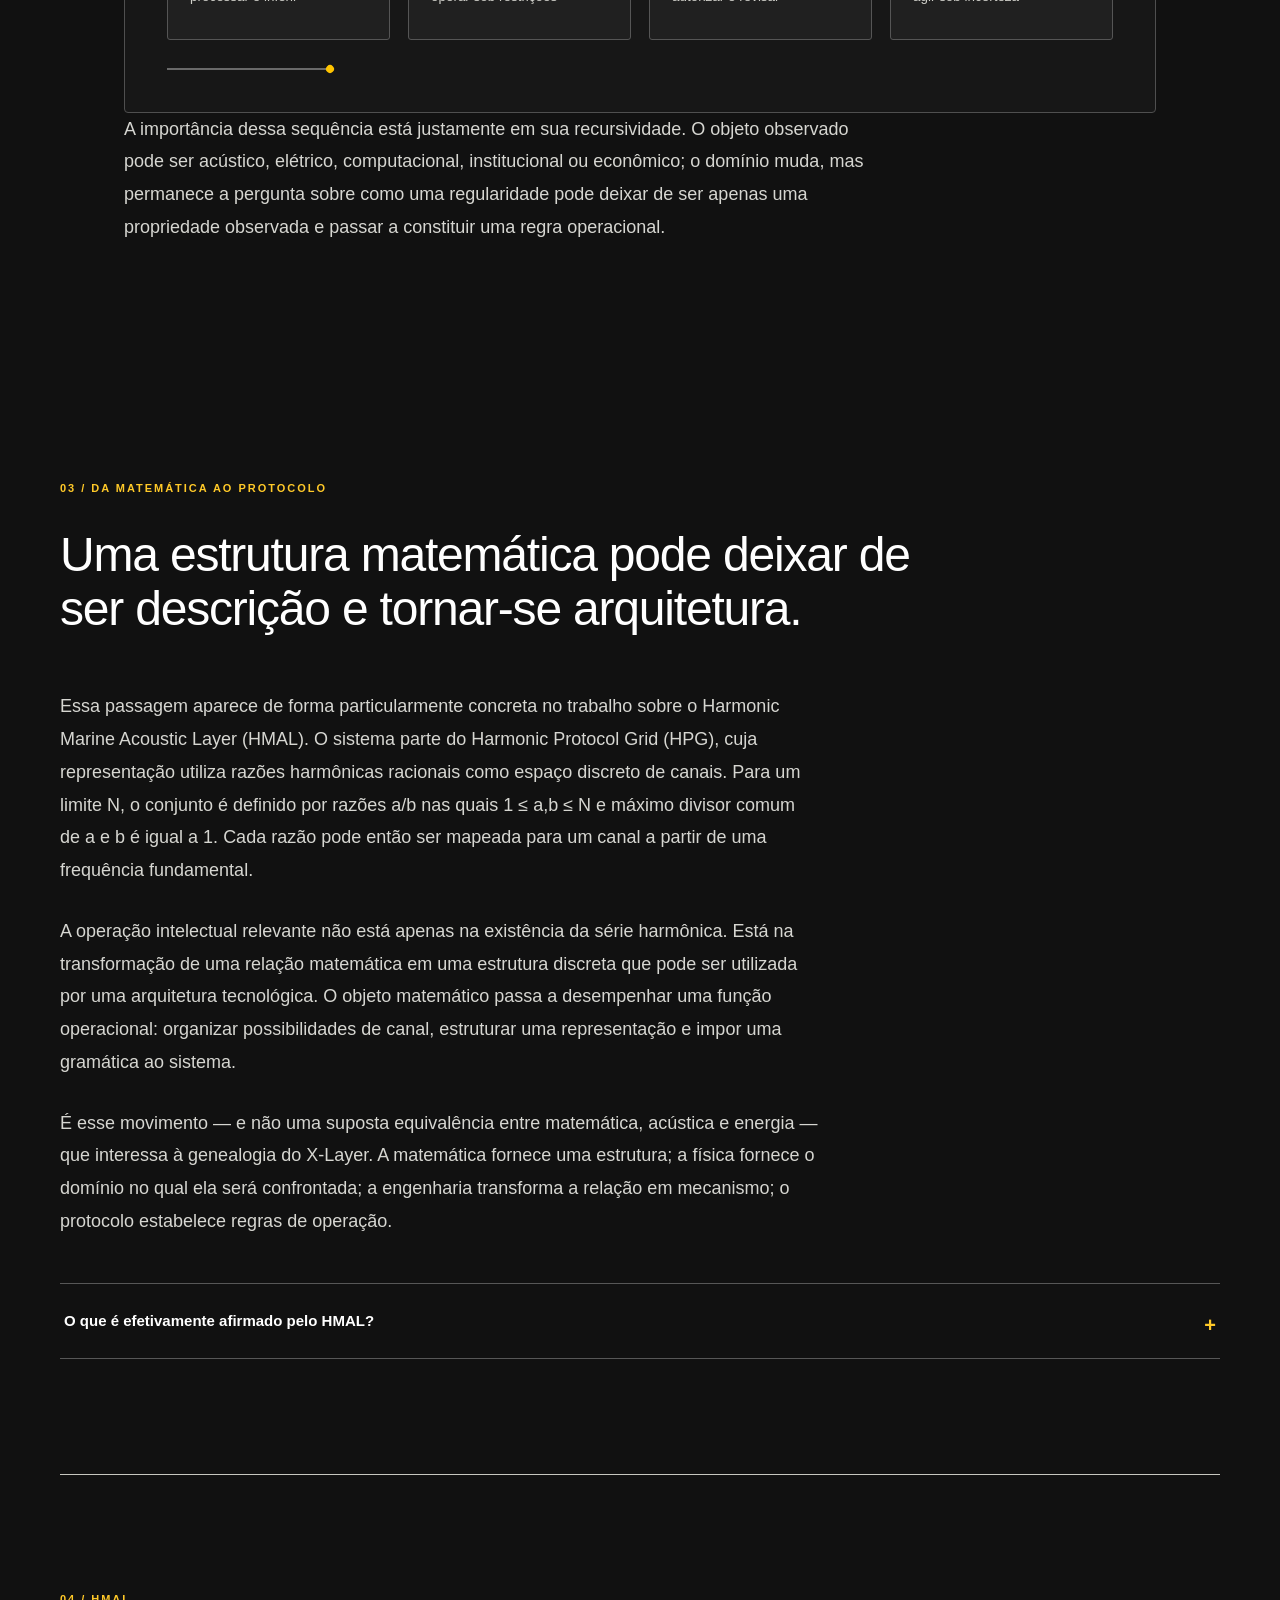
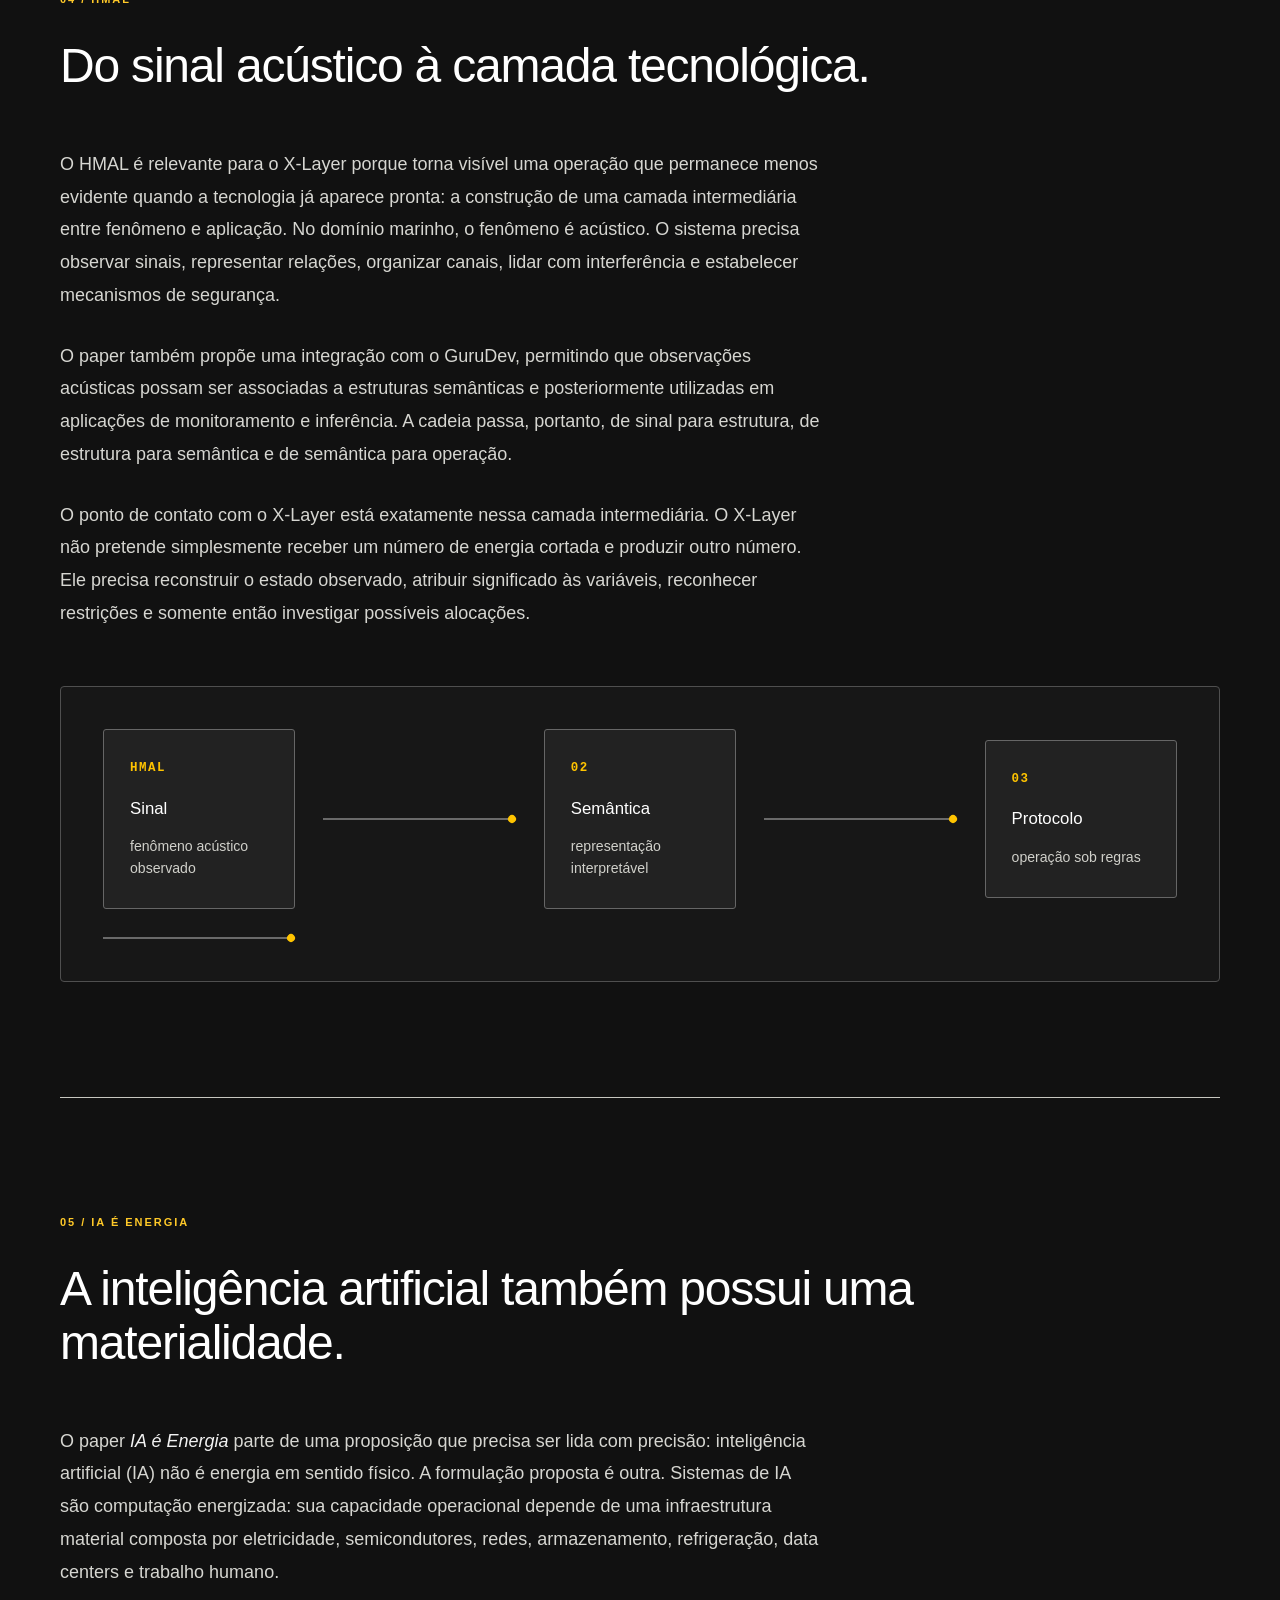
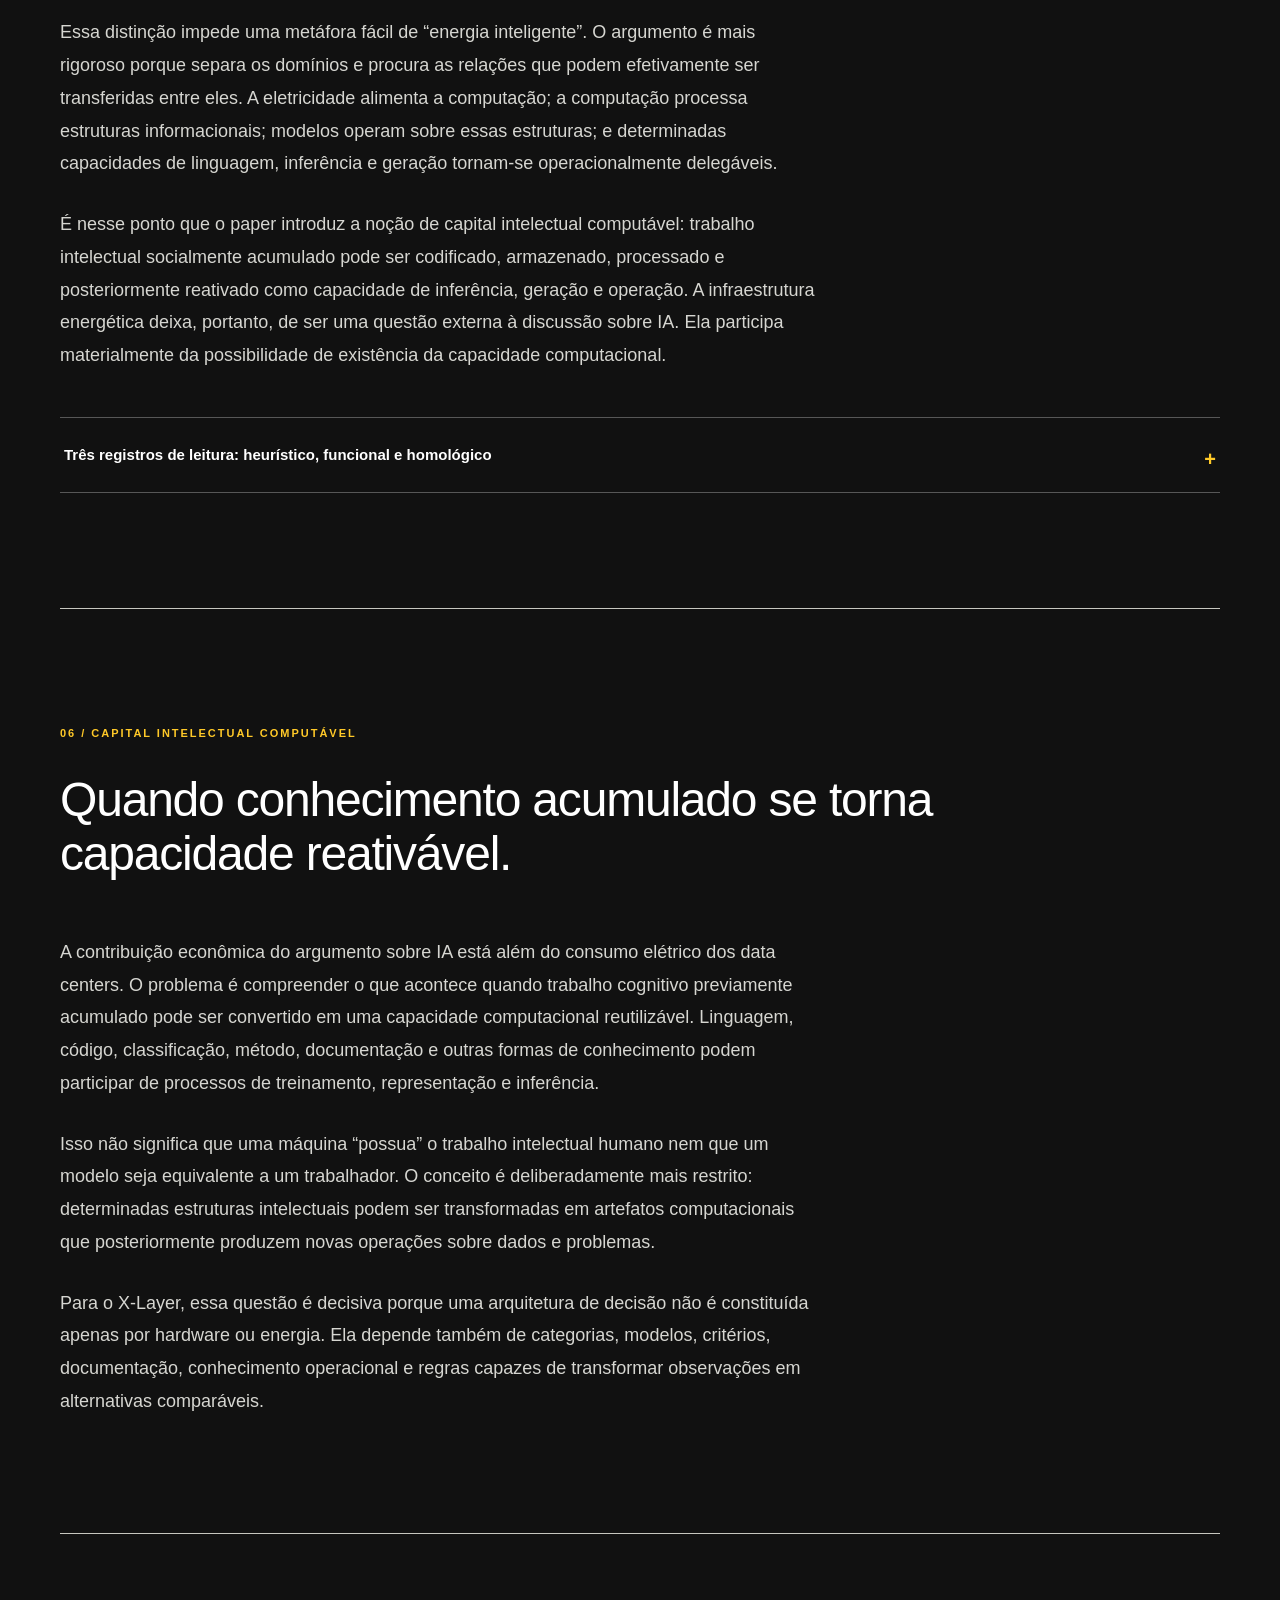
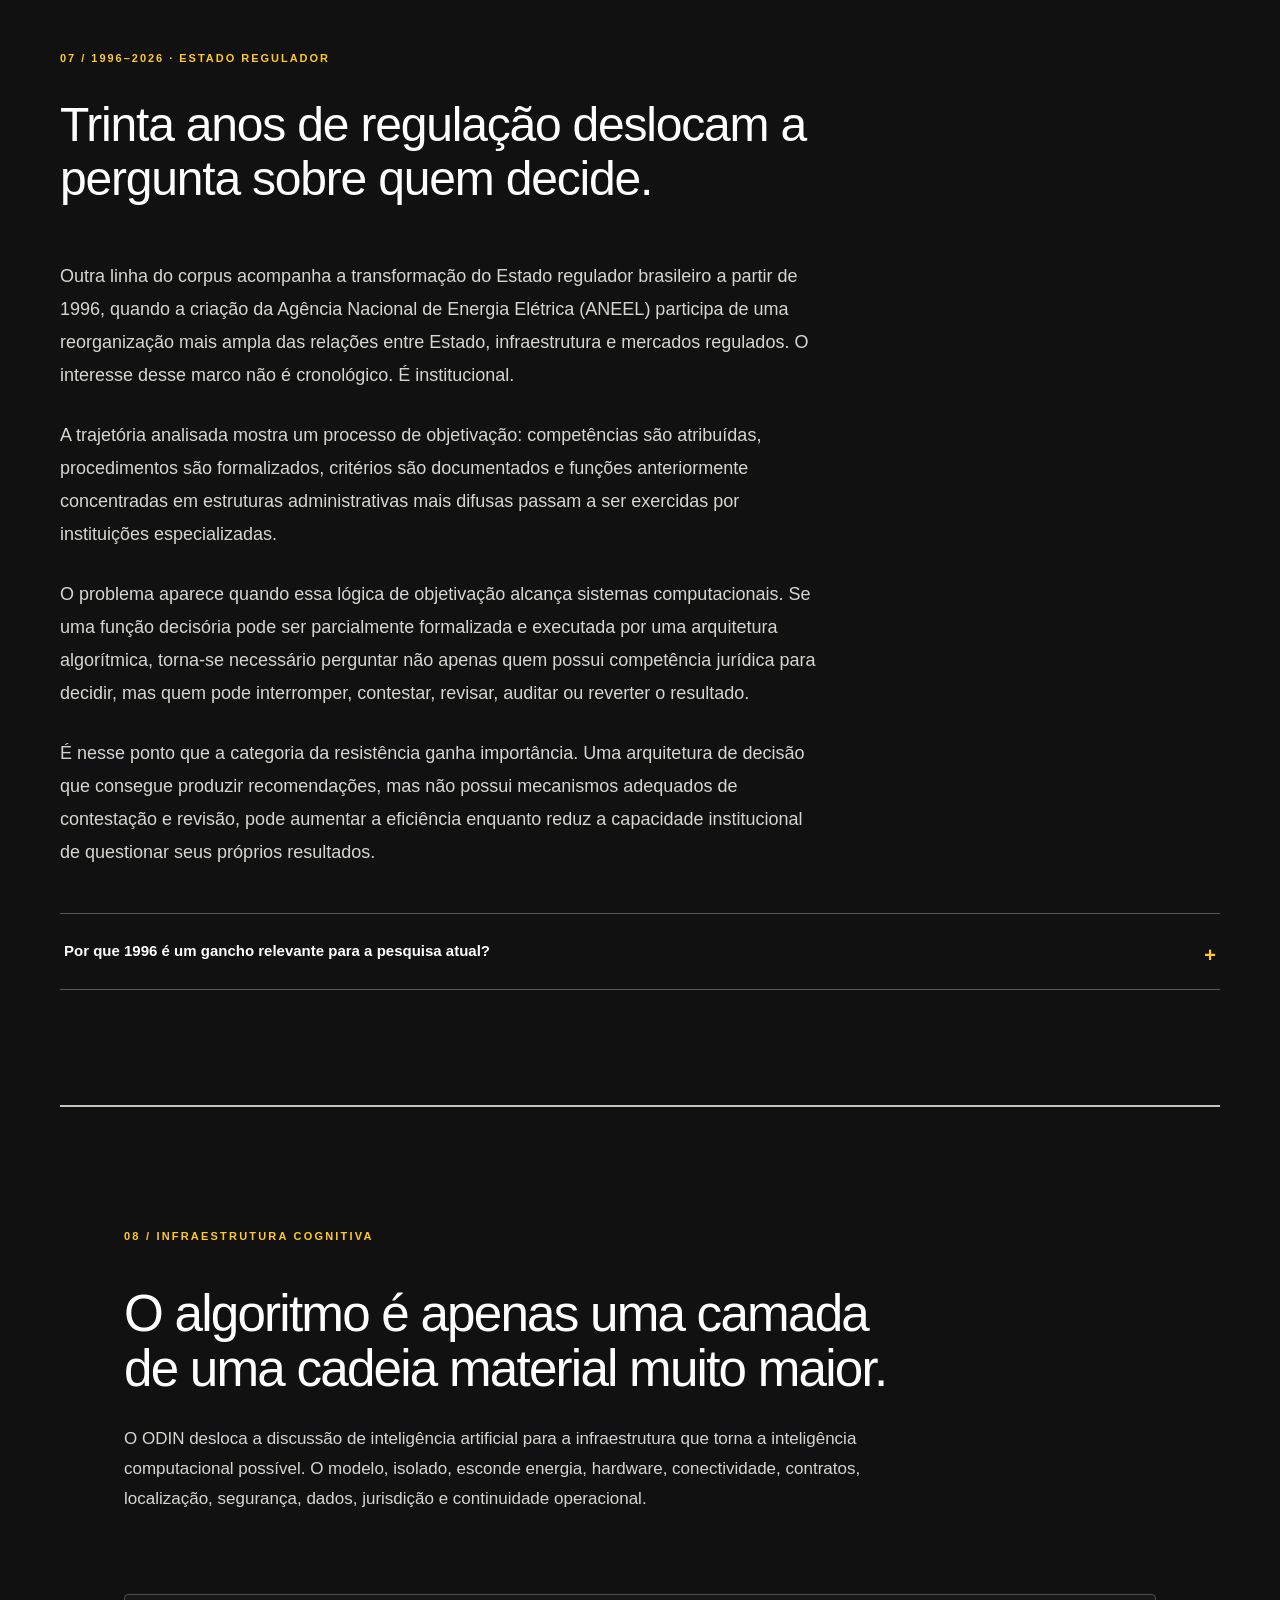
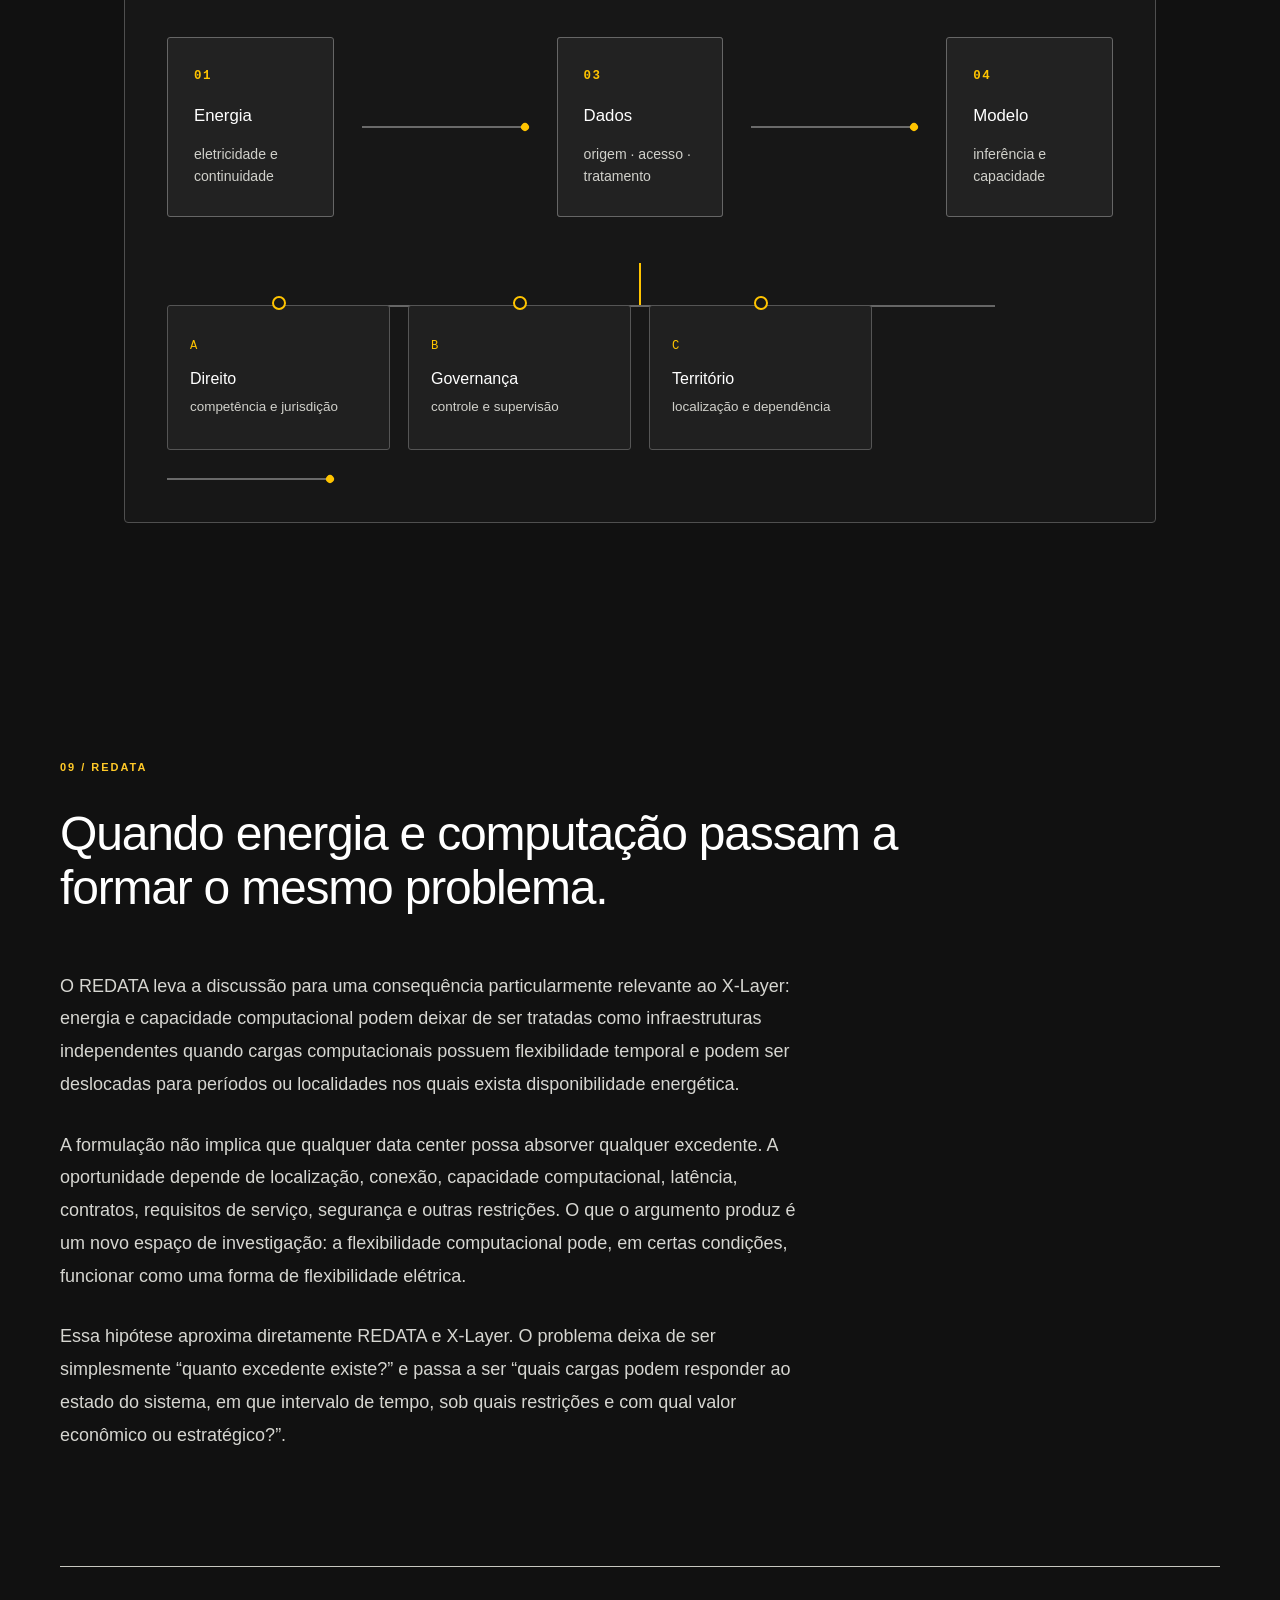
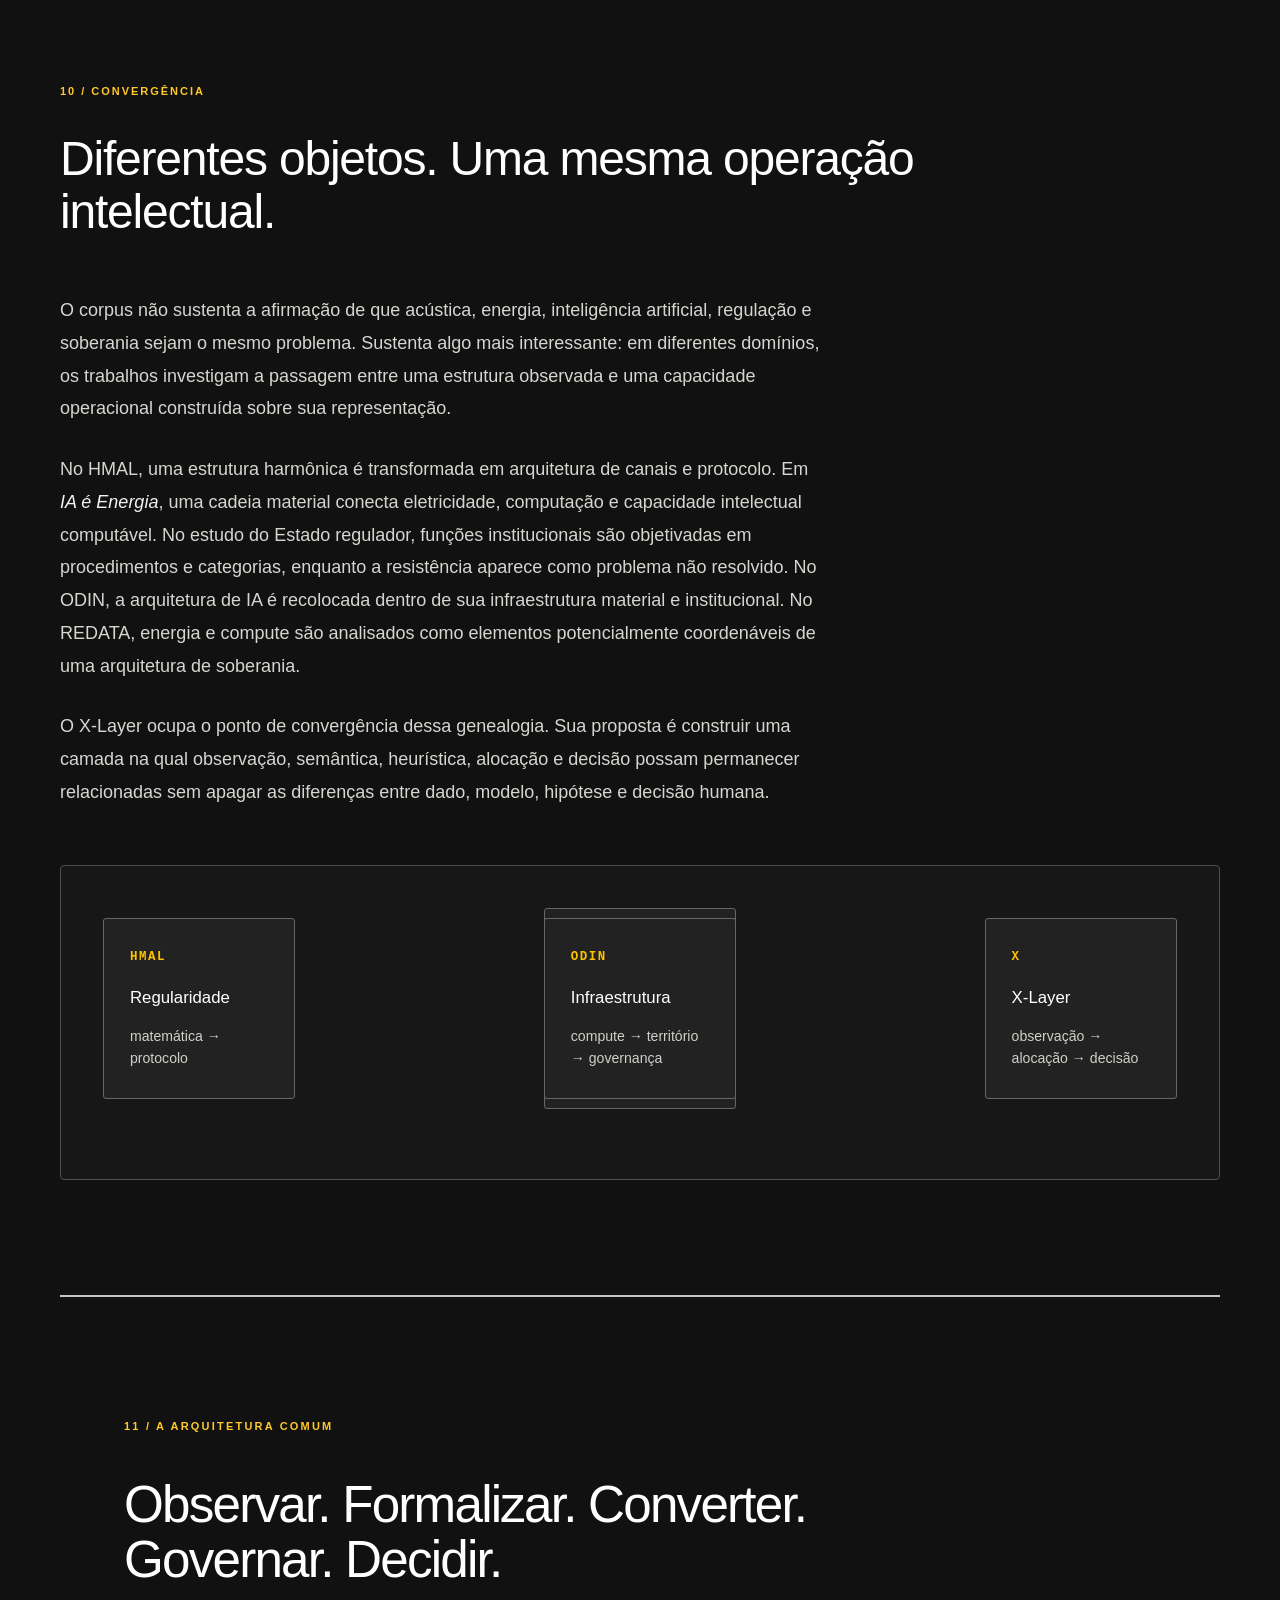
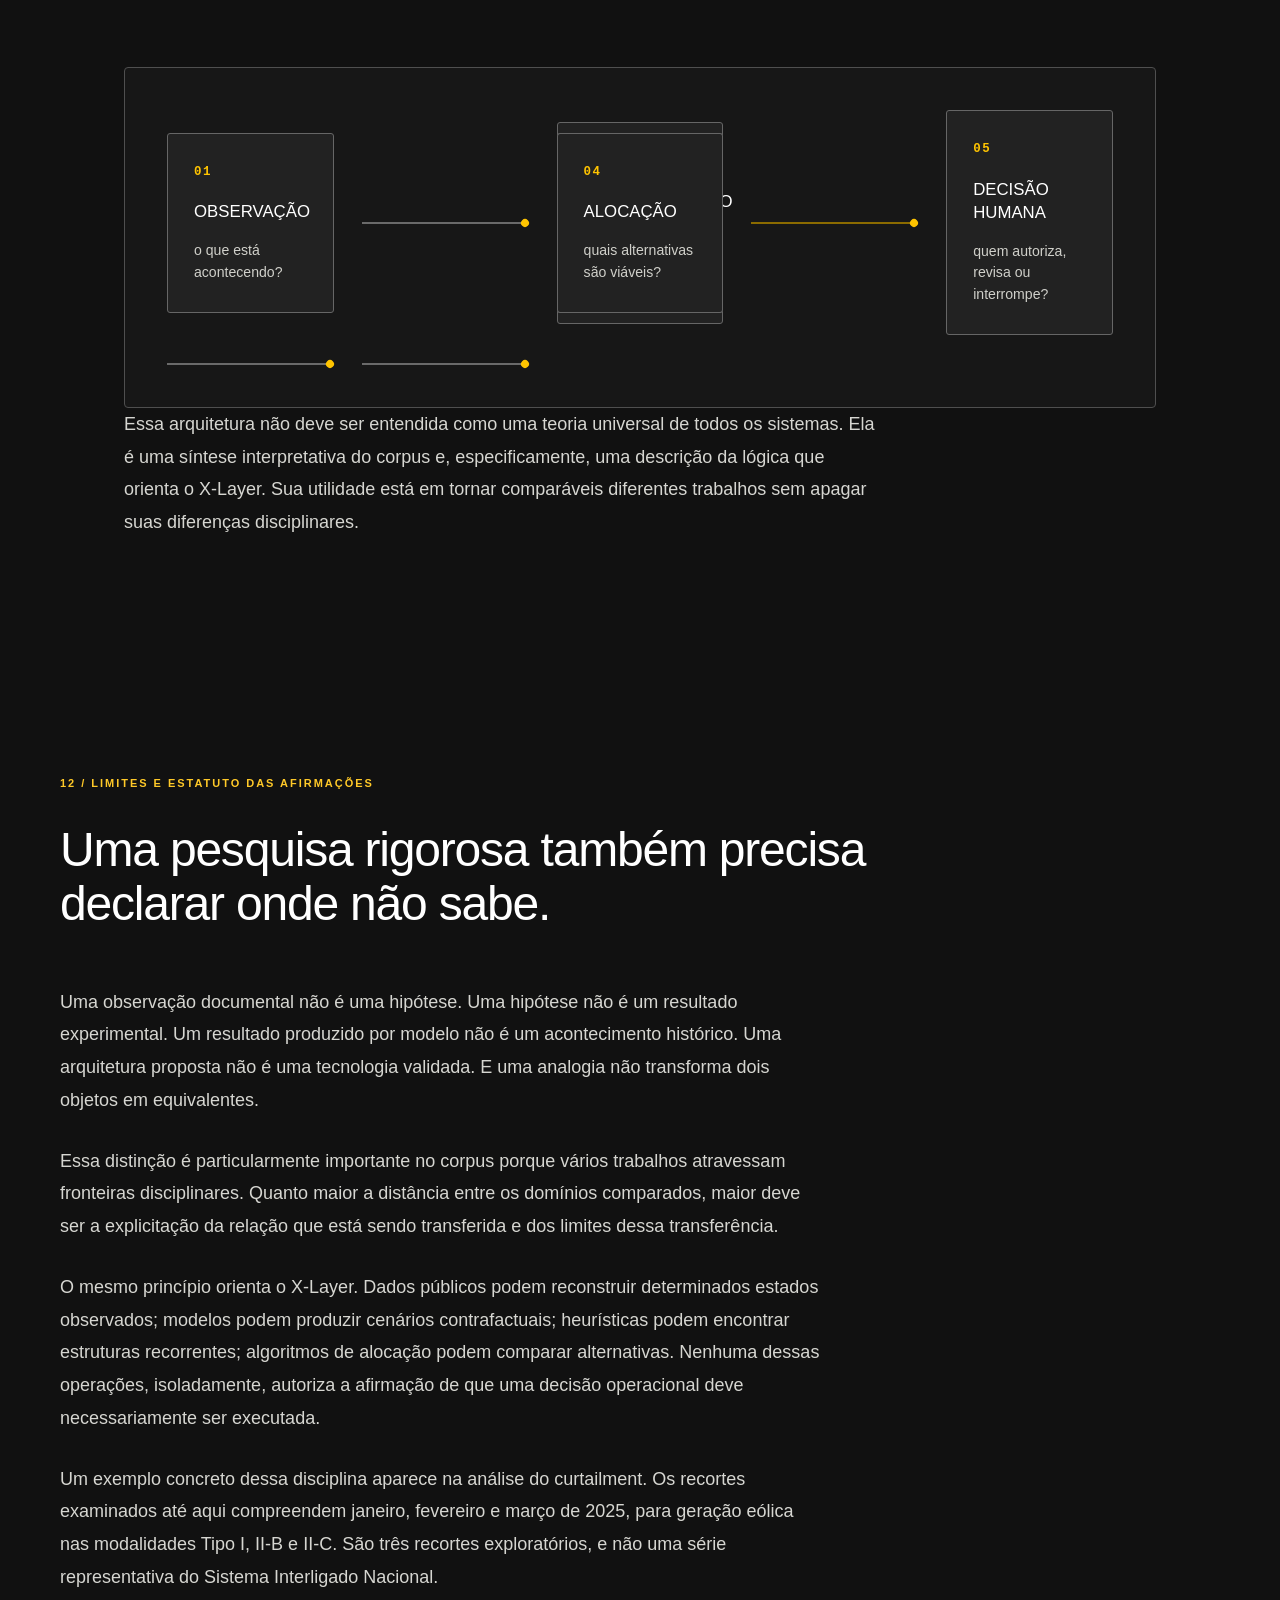
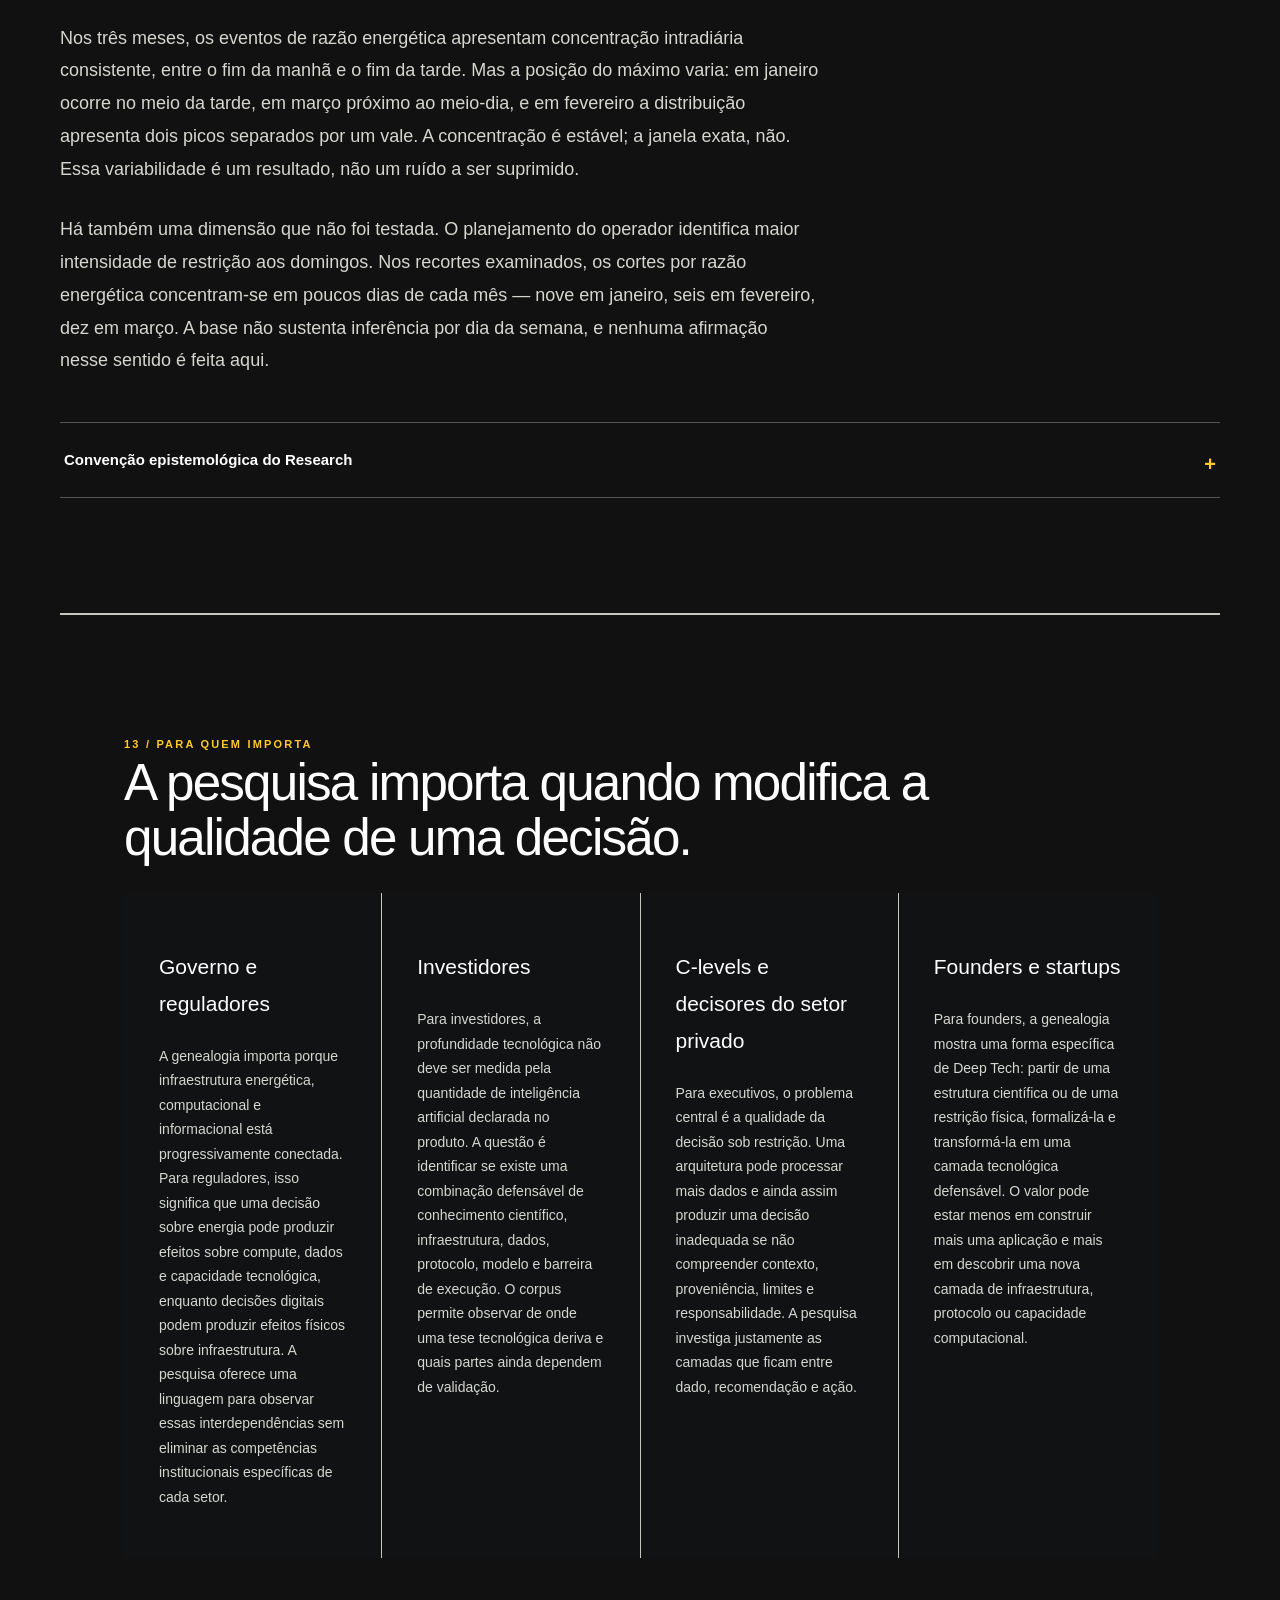
<file: research.html>
<!DOCTYPE html>
<html lang="pt-BR">
<head>
  <meta charset="UTF-8">
  <meta name="viewport" content="width=device-width, initial-scale=1.0">

  <title>Research | Hubstry X-Layer Tech</title>

  <meta name="description"
        content="Pesquisa, papers, documentação institucional, OSINT e genealogia intelectual do Hubstry X-Layer Tech.">

  <link rel="stylesheet" href="css/style.css">
</head>

<body>

<header class="site-header">

  <a class="brand" href="index.html">
    <span class="brand-mark">X</span>
    <span>
      <strong>HUBSTRY</strong>
      <small>X-LAYER TECH</small>
    </span>
  </a>

  <nav>
    <a href="problema.html">Problema</a>
    <a href="engine.html">X-Layer Engine</a>
    <a href="metodologia.html">Metodologia</a>
    <a href="tecnologias.html">Tecnologias</a>
    <a href="resultados.html">Resultados</a>
    <a href="research.html">Research</a>
    <a href="sobre.html">Sobre</a>
  </nav>

  <button class="language-toggle" id="languageToggle" type="button"
          aria-label="Alternar idioma">
    <span class="active">PT</span>
    <span>EN</span>
  </button>

</header>


<main>

<section class="hero">

  <div class="hero-kicker">06 · RESEARCH</div>

  <h1>
    Uma arquitetura tecnológica
    começa antes do código.
    <em>Começa por uma pergunta.</em>
  </h1>

  <p class="hero-lead">
    O Research do X-Layer reúne uma linha de investigação que atravessa
    matemática, física, energia, computação, linguagem, infraestrutura,
    regulação e teoria da decisão. Os trabalhos não são apresentados aqui
    como uma coleção de publicações independentes, mas como um corpus no
    qual diferentes problemas revelam uma questão recorrente: como uma
    estrutura observável pode ser formalizada, convertida em arquitetura
    tecnológica e, finalmente, incorporada a uma capacidade de decisão
    governável.
  </p>

  <div class="hero-note">
    PAPERS · PROTOCOLOS · INFRAESTRUTURA · REGULAÇÃO · SOBERANIA · DECISÃO
  </div>

</section>


<section class="prose-section">

  <div class="section-label">01 / A PERGUNTA</div>

  <div class="prose-grid">

    <div>
      <h2>
        O problema de pesquisa
        precede a solução tecnológica.
      </h2>
    </div>

    <div class="prose">

      <p>
        Uma tecnologia de infraestrutura crítica não começa quando um
        algoritmo é executado. Antes dele existe uma pergunta sobre o
        fenômeno: o que está acontecendo, como esse estado pode ser
        observado, quais relações são relevantes, que representação permite
        descrevê-lo e sob quais condições uma intervenção pode ser
        considerada legítima.
      </p>

      <p>
        Essa sequência aparece em diferentes escalas no corpus da Hubstry.
        No trabalho sobre o Harmonic Marine Acoustic Layer (HMAL), uma
        estrutura matemática é convertida em uma arquitetura de comunicação
        acústica. Em <em>IA é Energia</em>, a relação entre eletricidade,
        computação, informação, linguagem e trabalho cognitivo é investigada
        como uma cadeia material e funcional. No estudo sobre o Estado
        Regulador, a questão desloca-se para a objetivação institucional da
        decisão e para aquilo que permanece fora dela: resistência,
        contestação e capacidade de revisão. No ODIN e no REDATA, essas
        questões convergem sobre infraestrutura, soberania, território,
        energia e computação.
      </p>

      <p>
        O X-Layer é uma continuação dessa investigação em outro domínio.
        Seu objeto imediato é o problema de alocação de excedente energético,
        mas sua questão metodológica é mais ampla: como construir uma camada
        de inteligência capaz de observar um sistema, interpretar seu estado,
        reconhecer alternativas, respeitar restrições e apresentar uma
        recomendação sem transformar o modelo em autoridade final.
      </p>

    </div>

  </div>

</section>


<section class="diagram-section">

  <div class="section-label">02 / GENEALOGIA DO MÉTODO</div>

  <div class="diagram-intro">

    <h2>
      Antes de calcular,
      é preciso saber o que está sendo observado.
    </h2>

    <p>
      A genealogia do X-Layer não começa com inteligência artificial.
      Começa com uma operação muito mais antiga: observar uma regularidade,
      construir uma representação suficientemente rigorosa e utilizá-la
      para produzir uma nova capacidade de ação.
    </p>

  </div>

  <div class="energy-graph">

    <div class="graph-node source">
      <span class="node-index">01</span>
      <strong>Fenômeno</strong>
      <small>energia · matéria · sinal · comportamento</small>
    </div>

    <div class="graph-line"><span></span></div>

    <div class="graph-node system">
      <span class="node-index">02</span>
      <strong>Observação</strong>
      <small>medição · registro · evidência</small>
    </div>

    <div class="graph-line"><span></span></div>

    <div class="graph-node system">
      <span class="node-index">03</span>
      <strong>Formalização</strong>
      <small>modelo · relação · categoria</small>
    </div>

    <div class="graph-line"><span></span></div>

    <div class="graph-node restriction">
      <span class="node-index">04</span>
      <strong>Arquitetura</strong>
      <small>protocolo · engine · infraestrutura</small>
    </div>

    <div class="graph-fork">

      <div class="fork-node">
        <span>05A</span>
        <strong>Computação</strong>
        <small>processar e inferir</small>
      </div>

      <div class="fork-node">
        <span>05B</span>
        <strong>Controle</strong>
        <small>operar sob restrições</small>
      </div>

      <div class="fork-node">
        <span>05C</span>
        <strong>Governança</strong>
        <small>autorizar e revisar</small>
      </div>

      <div class="fork-node">
        <span>05D</span>
        <strong>Decisão</strong>
        <small>agir sob incerteza</small>
      </div>

    </div>

  </div>

  <div class="prose">

    <p>
      A importância dessa sequência está justamente em sua recursividade.
      O objeto observado pode ser acústico, elétrico, computacional,
      institucional ou econômico; o domínio muda, mas permanece a pergunta
      sobre como uma regularidade pode deixar de ser apenas uma propriedade
      observada e passar a constituir uma regra operacional.
    </p>

  </div>

</section>


<section class="essay-section">

  <div class="essay-index">03 / DA MATEMÁTICA AO PROTOCOLO</div>

  <h2>
    Uma estrutura matemática pode deixar de ser descrição
    e tornar-se arquitetura.
  </h2>

  <div class="prose">

    <p>
      Essa passagem aparece de forma particularmente concreta no trabalho
      sobre o Harmonic Marine Acoustic Layer (HMAL). O sistema parte do
      Harmonic Protocol Grid (HPG), cuja representação utiliza razões
      harmônicas racionais como espaço discreto de canais. Para um limite
      N, o conjunto é definido por razões a/b nas quais 1 ≤ a,b ≤ N e
      máximo divisor comum de a e b é igual a 1. Cada razão pode então ser
      mapeada para um canal a partir de uma frequência fundamental.
    </p>

    <p>
      A operação intelectual relevante não está apenas na existência da
      série harmônica. Está na transformação de uma relação matemática em
      uma estrutura discreta que pode ser utilizada por uma arquitetura
      tecnológica. O objeto matemático passa a desempenhar uma função
      operacional: organizar possibilidades de canal, estruturar uma
      representação e impor uma gramática ao sistema.
    </p>

    <p>
      É esse movimento — e não uma suposta equivalência entre matemática,
      acústica e energia — que interessa à genealogia do X-Layer. A
      matemática fornece uma estrutura; a física fornece o domínio no qual
      ela será confrontada; a engenharia transforma a relação em mecanismo;
      o protocolo estabelece regras de operação.
    </p>

  </div>

  <details class="editorial-accordion">
    <summary>O que é efetivamente afirmado pelo HMAL?</summary>
    <div class="accordion-content">

      <p>
        O paper propõe uma camada acústica marinha baseada em uma grade de
        protocolos harmônicos e descreve sua integração com sensoriamento,
        comunicação, bioacústica e segurança. A proposta deve ser lida como
        arquitetura tecnológica em pesquisa, e não como validação universal
        de todas as aplicações projetadas.
      </p>

      <p>
        O próprio trabalho distingue estudo documental de validação de
        campo. Amostras e resultados cuja confirmação depende dos
        repositórios originais não devem ser apresentados como observações
        experimentais independentes.
      </p>

    </div>
  </details>

</section>


<section class="essay-section">

  <div class="essay-index">04 / HMAL</div>

  <h2>
    Do sinal acústico à camada tecnológica.
  </h2>

  <div class="prose">

    <p>
      O HMAL é relevante para o X-Layer porque torna visível uma operação
      que permanece menos evidente quando a tecnologia já aparece pronta:
      a construção de uma camada intermediária entre fenômeno e aplicação.
      No domínio marinho, o fenômeno é acústico. O sistema precisa observar
      sinais, representar relações, organizar canais, lidar com interferência
      e estabelecer mecanismos de segurança.
    </p>

    <p>
      O paper também propõe uma integração com o GuruDev, permitindo que
      observações acústicas possam ser associadas a estruturas semânticas e
      posteriormente utilizadas em aplicações de monitoramento e inferência.
      A cadeia passa, portanto, de sinal para estrutura, de estrutura para
      semântica e de semântica para operação.
    </p>

    <p>
      O ponto de contato com o X-Layer está exatamente nessa camada
      intermediária. O X-Layer não pretende simplesmente receber um número
      de energia cortada e produzir outro número. Ele precisa reconstruir o
      estado observado, atribuir significado às variáveis, reconhecer
      restrições e somente então investigar possíveis alocações.
    </p>

  </div>

  <div class="energy-graph">

    <div class="graph-node source">
      <span class="node-index">HMAL</span>
      <strong>Sinal</strong>
      <small>fenômeno acústico observado</small>
    </div>

    <div class="graph-line"><span></span></div>

    <div class="graph-node system">
      <span class="node-index">01</span>
      <strong>Estrutura</strong>
      <small>relações harmônicas</small>
    </div>

    <div class="graph-line"><span></span></div>

    <div class="graph-node system">
      <span class="node-index">02</span>
      <strong>Semântica</strong>
      <small>representação interpretável</small>
    </div>

    <div class="graph-line"><span></span></div>

    <div class="graph-node restriction">
      <span class="node-index">03</span>
      <strong>Protocolo</strong>
      <small>operação sob regras</small>
    </div>

  </div>

</section>


<section class="essay-section">

  <div class="essay-index">05 / IA É ENERGIA</div>

  <h2>
    A inteligência artificial também possui
    uma materialidade.
  </h2>

  <div class="prose">

    <p>
      O paper <em>IA é Energia</em> parte de uma proposição que precisa ser
      lida com precisão: inteligência artificial (IA) não é energia em
      sentido físico. A formulação proposta é outra. Sistemas de IA são
      computação energizada: sua capacidade operacional depende de uma
      infraestrutura material composta por eletricidade, semicondutores,
      redes, armazenamento, refrigeração, data centers e trabalho humano.
    </p>

    <p>
      Essa distinção impede uma metáfora fácil de “energia inteligente”.
      O argumento é mais rigoroso porque separa os domínios e procura as
      relações que podem efetivamente ser transferidas entre eles. A
      eletricidade alimenta a computação; a computação processa estruturas
      informacionais; modelos operam sobre essas estruturas; e determinadas
      capacidades de linguagem, inferência e geração tornam-se
      operacionalmente delegáveis.
    </p>

    <p>
      É nesse ponto que o paper introduz a noção de capital intelectual
      computável: trabalho intelectual socialmente acumulado pode ser
      codificado, armazenado, processado e posteriormente reativado como
      capacidade de inferência, geração e operação. A infraestrutura
      energética deixa, portanto, de ser uma questão externa à discussão
      sobre IA. Ela participa materialmente da possibilidade de existência
      da capacidade computacional.
    </p>

  </div>

  <details class="editorial-accordion">
    <summary>Três registros de leitura: heurístico, funcional e homológico</summary>
    <div class="accordion-content">

      <p>
        O registro heurístico permite formular uma hipótese a partir de uma
        relação sugestiva. O funcional pergunta como os componentes se
        relacionam operacionalmente. O homológico procura uma estrutura
        relacional comum entre domínios diferentes, sem afirmar que os
        objetos sejam idênticos.
      </p>

      <p>
        Essa distinção é essencial para o Research. A relação entre energia,
        computação e capacidade cognitiva pode produzir uma hipótese
        produtiva sem transformar informação em energia física ou modelo
        computacional em equivalente de trabalho humano.
      </p>

    </div>
  </details>

</section>


<section class="essay-section">

  <div class="essay-index">06 / CAPITAL INTELECTUAL COMPUTÁVEL</div>

  <h2>
    Quando conhecimento acumulado
    se torna capacidade reativável.
  </h2>

  <div class="prose">

    <p>
      A contribuição econômica do argumento sobre IA está além do consumo
      elétrico dos data centers. O problema é compreender o que acontece
      quando trabalho cognitivo previamente acumulado pode ser convertido
      em uma capacidade computacional reutilizável. Linguagem, código,
      classificação, método, documentação e outras formas de conhecimento
      podem participar de processos de treinamento, representação e
      inferência.
    </p>

    <p>
      Isso não significa que uma máquina “possua” o trabalho intelectual
      humano nem que um modelo seja equivalente a um trabalhador. O
      conceito é deliberadamente mais restrito: determinadas estruturas
      intelectuais podem ser transformadas em artefatos computacionais que
      posteriormente produzem novas operações sobre dados e problemas.
    </p>

    <p>
      Para o X-Layer, essa questão é decisiva porque uma arquitetura de
      decisão não é constituída apenas por hardware ou energia. Ela depende
      também de categorias, modelos, critérios, documentação, conhecimento
      operacional e regras capazes de transformar observações em alternativas
      comparáveis.
    </p>

  </div>

</section>


<section class="essay-section">

  <div class="essay-index">07 / 1996–2026 · ESTADO REGULADOR</div>

  <h2>
    Trinta anos de regulação deslocam
    a pergunta sobre quem decide.
  </h2>

  <div class="prose">

    <p>
      Outra linha do corpus acompanha a transformação do Estado regulador
      brasileiro a partir de 1996, quando a criação da Agência Nacional de
      Energia Elétrica (ANEEL) participa de uma reorganização mais ampla
      das relações entre Estado, infraestrutura e mercados regulados.
      O interesse desse marco não é cronológico. É institucional.
    </p>

    <p>
      A trajetória analisada mostra um processo de objetivação: competências
      são atribuídas, procedimentos são formalizados, critérios são
      documentados e funções anteriormente concentradas em estruturas
      administrativas mais difusas passam a ser exercidas por instituições
      especializadas.
    </p>

    <p>
      O problema aparece quando essa lógica de objetivação alcança sistemas
      computacionais. Se uma função decisória pode ser parcialmente
      formalizada e executada por uma arquitetura algorítmica, torna-se
      necessário perguntar não apenas quem possui competência jurídica para
      decidir, mas quem pode interromper, contestar, revisar, auditar ou
      reverter o resultado.
    </p>

    <p>
      É nesse ponto que a categoria da resistência ganha importância. Uma
      arquitetura de decisão que consegue produzir recomendações, mas não
      possui mecanismos adequados de contestação e revisão, pode aumentar a
      eficiência enquanto reduz a capacidade institucional de questionar
      seus próprios resultados.
    </p>

  </div>

  <details class="editorial-accordion">
    <summary>Por que 1996 é um gancho relevante para a pesquisa atual?</summary>
    <div class="accordion-content">

      <p>
        O marco de 1996 permite observar aproximadamente três décadas de
        transformação institucional. Ao longo desse período, a regulação
        brasileira passou a lidar com objetos progressivamente mais
        informacionais e tecnológicos. A questão contemporânea não substitui
        a regulação tradicional; acrescenta novas camadas ao problema de
        autoridade, competência, evidência e revisão.
      </p>

    </div>
  </details>

</section>


<section class="diagram-section">

  <div class="section-label">08 / INFRAESTRUTURA COGNITIVA</div>

  <div class="diagram-intro">

    <h2>
      O algoritmo é apenas uma camada
      de uma cadeia material muito maior.
    </h2>

    <p>
      O ODIN desloca a discussão de inteligência artificial para a
      infraestrutura que torna a inteligência computacional possível. O
      modelo, isolado, esconde energia, hardware, conectividade, contratos,
      localização, segurança, dados, jurisdição e continuidade operacional.
    </p>

  </div>

  <div class="energy-graph">

    <div class="graph-node source">
      <span class="node-index">01</span>
      <strong>Energia</strong>
      <small>eletricidade e continuidade</small>
    </div>

    <div class="graph-line"><span></span></div>

    <div class="graph-node system">
      <span class="node-index">02</span>
      <strong>Compute</strong>
      <small>chips · servidores · data centers</small>
    </div>

    <div class="graph-line"><span></span></div>

    <div class="graph-node system">
      <span class="node-index">03</span>
      <strong>Dados</strong>
      <small>origem · acesso · tratamento</small>
    </div>

    <div class="graph-line"><span></span></div>

    <div class="graph-node restriction">
      <span class="node-index">04</span>
      <strong>Modelo</strong>
      <small>inferência e capacidade</small>
    </div>

    <div class="graph-fork">

      <div class="fork-node">
        <span>A</span>
        <strong>Direito</strong>
        <small>competência e jurisdição</small>
      </div>

      <div class="fork-node">
        <span>B</span>
        <strong>Governança</strong>
        <small>controle e supervisão</small>
      </div>

      <div class="fork-node">
        <span>C</span>
        <strong>Território</strong>
        <small>localização e dependência</small>
      </div>

    </div>

  </div>

</section>


<section class="essay-section">

  <div class="essay-index">09 / REDATA</div>

  <h2>
    Quando energia e computação
    passam a formar o mesmo problema.
  </h2>

  <div class="prose">

    <p>
      O REDATA leva a discussão para uma consequência particularmente
      relevante ao X-Layer: energia e capacidade computacional podem deixar
      de ser tratadas como infraestruturas independentes quando cargas
      computacionais possuem flexibilidade temporal e podem ser deslocadas
      para períodos ou localidades nos quais exista disponibilidade
      energética.
    </p>

    <p>
      A formulação não implica que qualquer data center possa absorver
      qualquer excedente. A oportunidade depende de localização, conexão,
      capacidade computacional, latência, contratos, requisitos de serviço,
      segurança e outras restrições. O que o argumento produz é um novo
      espaço de investigação: a flexibilidade computacional pode, em certas
      condições, funcionar como uma forma de flexibilidade elétrica.
    </p>

    <p>
      Essa hipótese aproxima diretamente REDATA e X-Layer. O problema deixa
      de ser simplesmente “quanto excedente existe?” e passa a ser “quais
      cargas podem responder ao estado do sistema, em que intervalo de
      tempo, sob quais restrições e com qual valor econômico ou estratégico?”.
    </p>

  </div>

</section>


<section class="essay-section">

  <div class="essay-index">10 / CONVERGÊNCIA</div>

  <h2>
    Diferentes objetos.
    Uma mesma operação intelectual.
  </h2>

  <div class="prose">

    <p>
      O corpus não sustenta a afirmação de que acústica, energia,
      inteligência artificial, regulação e soberania sejam o mesmo problema.
      Sustenta algo mais interessante: em diferentes domínios, os trabalhos
      investigam a passagem entre uma estrutura observada e uma capacidade
      operacional construída sobre sua representação.
    </p>

    <p>
      No HMAL, uma estrutura harmônica é transformada em arquitetura de
      canais e protocolo. Em <em>IA é Energia</em>, uma cadeia material
      conecta eletricidade, computação e capacidade intelectual computável.
      No estudo do Estado regulador, funções institucionais são objetivadas
      em procedimentos e categorias, enquanto a resistência aparece como
      problema não resolvido. No ODIN, a arquitetura de IA é recolocada
      dentro de sua infraestrutura material e institucional. No REDATA,
      energia e compute são analisados como elementos potencialmente
      coordenáveis de uma arquitetura de soberania.
    </p>

    <p>
      O X-Layer ocupa o ponto de convergência dessa genealogia. Sua proposta
      é construir uma camada na qual observação, semântica, heurística,
      alocação e decisão possam permanecer relacionadas sem apagar as
      diferenças entre dado, modelo, hipótese e decisão humana.
    </p>

  </div>

  <div class="energy-graph">

    <div class="graph-node source">
      <span class="node-index">HMAL</span>
      <strong>Regularidade</strong>
      <small>matemática → protocolo</small>
    </div>

    <div class="graph-node system">
      <span class="node-index">IA</span>
      <strong>Materialidade</strong>
      <small>energia → computação → capacidade</small>
    </div>

    <div class="graph-node system">
      <span class="node-index">REG</span>
      <strong>Instituição</strong>
      <small>função → decisão → resistência</small>
    </div>

    <div class="graph-node system">
      <span class="node-index">ODIN</span>
      <strong>Infraestrutura</strong>
      <small>compute → território → governança</small>
    </div>

    <div class="graph-node restriction">
      <span class="node-index">X</span>
      <strong>X-Layer</strong>
      <small>observação → alocação → decisão</small>
    </div>

  </div>

</section>


<section class="diagram-section">

  <div class="section-label">11 / A ARQUITETURA COMUM</div>

  <div class="diagram-intro">

    <h2>
      Observar. Formalizar. Converter.
      Governar. Decidir.
    </h2>

  </div>

  <div class="energy-graph">

    <div class="graph-node source">
      <span class="node-index">01</span>
      <strong>OBSERVAÇÃO</strong>
      <small>o que está acontecendo?</small>
    </div>

    <div class="graph-line"><span></span></div>

    <div class="graph-node system">
      <span class="node-index">02</span>
      <strong>REPRESENTAÇÃO</strong>
      <small>como descrevemos o estado?</small>
    </div>

    <div class="graph-line"><span></span></div>

    <div class="graph-node system">
      <span class="node-index">03</span>
      <strong>INFERÊNCIA</strong>
      <small>o que pode ser deduzido?</small>
    </div>

    <div class="graph-line"><span></span></div>

    <div class="graph-node system">
      <span class="node-index">04</span>
      <strong>ALOCAÇÃO</strong>
      <small>quais alternativas são viáveis?</small>
    </div>

    <div class="graph-line restricted"><span></span></div>

    <div class="graph-node restriction">
      <span class="node-index">05</span>
      <strong>DECISÃO HUMANA</strong>
      <small>quem autoriza, revisa ou interrompe?</small>
    </div>

  </div>

  <div class="prose">

    <p>
      Essa arquitetura não deve ser entendida como uma teoria universal de
      todos os sistemas. Ela é uma síntese interpretativa do corpus e,
      especificamente, uma descrição da lógica que orienta o X-Layer. Sua
      utilidade está em tornar comparáveis diferentes trabalhos sem apagar
      suas diferenças disciplinares.
    </p>

  </div>

</section>


<section class="essay-section">

  <div class="essay-index">12 / LIMITES E ESTATUTO DAS AFIRMAÇÕES</div>

  <h2>
    Uma pesquisa rigorosa também precisa
    declarar onde não sabe.
  </h2>

  <div class="prose">

    <p>
      Uma observação documental não é uma hipótese. Uma hipótese não é um
      resultado experimental. Um resultado produzido por modelo não é um
      acontecimento histórico. Uma arquitetura proposta não é uma tecnologia
      validada. E uma analogia não transforma dois objetos em equivalentes.
    </p>

    <p>
      Essa distinção é particularmente importante no corpus porque vários
      trabalhos atravessam fronteiras disciplinares. Quanto maior a distância
      entre os domínios comparados, maior deve ser a explicitação da relação
      que está sendo transferida e dos limites dessa transferência.
    </p>

    <p>
      O mesmo princípio orienta o X-Layer. Dados públicos podem reconstruir
      determinados estados observados; modelos podem produzir cenários
      contrafactuais; heurísticas podem encontrar estruturas recorrentes;
      algoritmos de alocação podem comparar alternativas. Nenhuma dessas
      operações, isoladamente, autoriza a afirmação de que uma decisão
      operacional deve necessariamente ser executada.
    </p>
    <p>
      Um exemplo concreto dessa disciplina aparece na análise do curtailment.
      Os recortes examinados até aqui compreendem janeiro, fevereiro e março
      de 2025, para geração eólica nas modalidades Tipo I, II-B e II-C. São
      três recortes exploratórios, e não uma série representativa do Sistema
      Interligado Nacional.
    </p>
    <p>
      Nos três meses, os eventos de razão energética apresentam concentração
      intradiária consistente, entre o fim da manhã e o fim da tarde. Mas a
      posição do máximo varia: em janeiro ocorre no meio da tarde, em março
      próximo ao meio-dia, e em fevereiro a distribuição apresenta dois picos
      separados por um vale. A concentração é estável; a janela exata, não.
      Essa variabilidade é um resultado, não um ruído a ser suprimido.
    </p>
    <p>
      Há também uma dimensão que não foi testada. O planejamento do operador
      identifica maior intensidade de restrição aos domingos. Nos recortes
      examinados, os cortes por razão energética concentram-se em poucos dias
      de cada mês — nove em janeiro, seis em fevereiro, dez em março. A base
      não sustenta inferência por dia da semana, e nenhuma afirmação nesse
      sentido é feita aqui.
    </p>

  </div>

  <details class="editorial-accordion">
    <summary>Convenção epistemológica do Research</summary>
    <div class="accordion-content">

      <p>
        <strong>Observed:</strong> aquilo que foi efetivamente observado ou
        documentado.
      </p>

      <p>
        <strong>Reconstructed:</strong> aquilo que foi reconstruído a partir
        de documentação ou dados disponíveis.
      </p>

      <p>
        <strong>Computed:</strong> resultado produzido por cálculo ou modelo.
      </p>

      <p>
        <strong>Proposed:</strong> arquitetura, hipótese ou mecanismo
        apresentado pela pesquisa.
      </p>

      <p>
        <strong>Validation pending:</strong> proposição que requer validação
        experimental ou confirmação documental adicional.
      </p>

    </div>
  </details>

</section>


<section class="stakeholders-section">

  <div class="section-label">13 / PARA QUEM IMPORTA</div>

  <h2>
    A pesquisa importa quando
    modifica a qualidade de uma decisão.
  </h2>

  <div class="stakeholder-grid">

    <article>
      <h3>Governo e reguladores</h3>
      <p>
        A genealogia importa porque infraestrutura energética, computacional
        e informacional está progressivamente conectada. Para reguladores,
        isso significa que uma decisão sobre energia pode produzir efeitos
        sobre compute, dados e capacidade tecnológica, enquanto decisões
        digitais podem produzir efeitos físicos sobre infraestrutura.
        A pesquisa oferece uma linguagem para observar essas interdependências
        sem eliminar as competências institucionais específicas de cada setor.
      </p>
    </article>

    <article>
      <h3>Investidores</h3>
      <p>
        Para investidores, a profundidade tecnológica não deve ser medida
        pela quantidade de inteligência artificial declarada no produto.
        A questão é identificar se existe uma combinação defensável de
        conhecimento científico, infraestrutura, dados, protocolo, modelo
        e barreira de execução. O corpus permite observar de onde uma tese
        tecnológica deriva e quais partes ainda dependem de validação.
      </p>
    </article>

    <article>
      <h3>C-levels e decisores do setor privado</h3>
      <p>
        Para executivos, o problema central é a qualidade da decisão sob
        restrição. Uma arquitetura pode processar mais dados e ainda assim
        produzir uma decisão inadequada se não compreender contexto,
        proveniência, limites e responsabilidade. A pesquisa investiga
        justamente as camadas que ficam entre dado, recomendação e ação.
      </p>
    </article>

    <article>
      <h3>Founders e startups</h3>
      <p>
        Para founders, a genealogia mostra uma forma específica de Deep Tech:
        partir de uma estrutura científica ou de uma restrição física,
        formalizá-la e transformá-la em uma camada tecnológica defensável.
        O valor pode estar menos em construir mais uma aplicação e mais em
        descobrir uma nova camada de infraestrutura, protocolo ou capacidade
        computacional.
      </p>
    </article>

  </div>

</section>


<section class="sources-section">

  <div class="section-label">14 / CORPUS DOCUMENTAL</div>

  <h2>
    Os papers são parte da arquitetura,
    não apenas sua bibliografia.
  </h2>

  <p class="section-lead">
    O corpus reúne trabalhos produzidos em diferentes domínios, mas
    conectados por uma investigação recorrente sobre estrutura, representação,
    infraestrutura, capacidade e decisão. Cada trabalho abaixo é apresentado
    segundo seu argumento próprio e, separadamente, segundo sua relação
    interpretativa com o X-Layer. A distinção é deliberada: a genealogia não
    transforma trabalhos diferentes em evidência de uma mesma tese.
  </p>


  <details class="editorial-accordion">

    <summary>
      Harmonic Marine Acoustic Layer (HMAL)
    </summary>

    <div class="accordion-content">

      <p>
        <strong>Tese central.</strong>
        O trabalho investiga uma camada acústica marinha baseada em estruturas
        harmônicas racionais, derivadas do Harmonic Protocol Grid (HPG). A
        proposta transforma relações matemáticas em um espaço discreto de
        canais e articula essa estrutura com acústica, sensoriamento,
        comunicação, bioacústica e segurança.
      </p>

      <p>
        <strong>Estatuto da contribuição.</strong>
        Trata-se de uma arquitetura tecnológica proposta em pesquisa. O paper
        distingue a construção conceitual e documental da validação experimental
        de campo. Portanto, aplicações projetadas e resultados ainda dependentes
        de confirmação não devem ser apresentados como validação empírica
        concluída.
      </p>

      <p>
        <strong>Relação com o X-Layer.</strong>
        O interesse genealógico está na transformação de uma estrutura formal
        em uma camada operacional. O percurso vai da regularidade matemática
        à representação, da representação ao protocolo e do protocolo à
        capacidade tecnológica. No X-Layer, uma operação estruturalmente
        semelhante aparece em outro domínio: observação, representação
        semântica, inferência, alocação e decisão.
      </p>

      <div class="research-paper-link">

        <a href="https://zenodo.org/records/20184616"
           target="_blank"
           rel="noopener">
          Ler o paper integralmente no Zenodo →
        </a>

        <small>
          DOI:
          <a href="https://doi.org/10.5281/zenodo.20184616"
             target="_blank"
             rel="noopener">
            10.5281/zenodo.20184616
          </a>
        </small>

      </div>

    </div>

  </details>


  <details class="editorial-accordion">

    <summary>
      IA é Energia
    </summary>

    <div class="accordion-content">

      <p>
        <strong>Tese central.</strong>
        O paper investiga a materialidade energética da inteligência artificial
        (IA), distinguindo energia física de informação e tratando sistemas de
        IA como computação energizada. A análise acompanha a cadeia entre
        eletricidade, infraestrutura computacional, estruturas informacionais,
        linguagem, conhecimento e capacidade operacional.
      </p>

      <p>
        <strong>Estatuto da contribuição.</strong>
        O trabalho é teórico-conceitual. Sua argumentação utiliza registros
        heurístico, funcional e homológico, explicitando que analogia não deve
        ser confundida com identidade física. A noção de capital intelectual
        computável é apresentada como categoria analítica para investigar a
        reativação computacional de trabalho intelectual socialmente acumulado.
      </p>

      <p>
        <strong>Relação com o X-Layer.</strong>
        O trabalho fornece uma ponte conceitual entre energia, computação e
        capacidade decisória. Para o X-Layer, isso permite tratar a infraestrutura
        energética não como elemento externo ao problema computacional, mas como
        uma das condições materiais sob as quais determinadas capacidades de
        computação e alocação podem existir.
      </p>

      <div class="research-paper-link">

        <a href="https://zenodo.org/records/21649221"
           target="_blank"
           rel="noopener">
          Ler o paper integralmente no Zenodo →
        </a>

        <small>
          DOI:
          <a href="https://doi.org/10.5281/zenodo.21649221"
             target="_blank"
             rel="noopener">
            10.5281/zenodo.21649221
          </a>
        </small>

      </div>

    </div>

  </details>


  <details class="editorial-accordion">

    <summary>
      30 anos do Estado Regulador — 1996–2026
    </summary>

    <div class="accordion-content">

      <p>
        <strong>Tese central.</strong>
        O trabalho acompanha aproximadamente três décadas de transformação
        institucional do Estado regulador brasileiro, tomando 1996 como marco
        relevante dessa trajetória e investigando o processo de objetivação de
        funções, competências e procedimentos regulatórios.
      </p>

      <p>
        <strong>Estatuto da contribuição.</strong>
        Trata-se de investigação teórico-institucional. O argumento não reduz
        a história regulatória a uma sucessão cronológica de leis ou agências.
        Ele procura compreender como funções são transformadas em estruturas
        objetivas de decisão e como essa objetivação produz novas questões de
        autoridade, contestação e revisão.
      </p>

      <p>
        <strong>Relação com o X-Layer.</strong>
        A contribuição para a genealogia está na categoria da resistência.
        Uma arquitetura de decisão não deve ser avaliada apenas por sua
        capacidade de produzir uma recomendação. Também importa saber quem
        pode contestá-la, revisá-la, interrompê-la ou revertê-la. Essa questão
        reaparece no X-Layer como requisito de governança da decisão assistida
        por sistemas computacionais.
      </p>

      <div class="research-paper-link">

        <a href="https://zenodo.org/records/21978602"
           target="_blank"
           rel="noopener">
          Ler o paper integralmente no Zenodo →
        </a>

        <small>
          DOI:
          <a href="https://doi.org/10.5281/zenodo.21978602"
             target="_blank"
             rel="noopener">
            10.5281/zenodo.21978602
          </a>
        </small>

      </div>

    </div>

  </details>


  <details class="editorial-accordion">

    <summary>
      ODIN — A arquitetura brasileira de inteligência artificial
    </summary>

    <div class="accordion-content">

      <p>
        <strong>Tese central.</strong>
        O ODIN desloca a análise da inteligência artificial do algoritmo
        isolado para a infraestrutura que torna sua operação possível. Energia,
        computação, semicondutores, conectividade, dados, território,
        instituições, contratos, segurança e jurisdição passam a ser tratados
        como partes de uma arquitetura material e institucional mais ampla.
      </p>

      <p>
        <strong>Estatuto da contribuição.</strong>
        É um white paper de arquitetura conceitual e institucional. O trabalho
        combina análise de infraestrutura, política tecnológica, regulação e
        soberania. Suas proposições estratégicas devem ser distinguidas de
        fatos documentais e de resultados experimentais.
      </p>

      <p>
        <strong>Relação com o X-Layer.</strong>
        O ODIN impede que o Engine seja interpretado como software isolado.
        Uma arquitetura decisória depende de infraestrutura física, energia,
        compute, dados, território e mecanismos institucionais. A camada
        algorítmica é, portanto, apenas uma parte de uma cadeia muito maior.
      </p>

      <div class="research-paper-link">

        <a href="https://zenodo.org/records/22050842"
           target="_blank"
           rel="noopener">
          Ler o paper integralmente no Zenodo →
        </a>

        <small>
          DOI:
          <a href="https://doi.org/10.5281/zenodo.22050842"
             target="_blank"
             rel="noopener">
            10.5281/zenodo.22050842
          </a>
        </small>

      </div>

    </div>

  </details>


  <details class="editorial-accordion">

    <summary>
      REDATA — Soberania Digital e Energética
    </summary>

    <div class="accordion-content">

      <p>
        <strong>Tese central.</strong>
        O REDATA articula território, energia, computação, tecnologia e
        jurisdição como dimensões de uma soberania infraestrutural composta.
        Entre suas hipóteses está a possibilidade de que, sob determinadas
        condições, flexibilidade computacional possa participar da flexibilidade
        elétrica.
      </p>

      <p>
        <strong>Estatuto da contribuição.</strong>
        O trabalho é uma proposta conceitual e estratégica. A relação entre
        infraestrutura energética e computacional depende de condições físicas,
        econômicas, regulatórias e territoriais que precisam ser verificadas
        nos casos concretos. A formulação não significa que qualquer carga
        computacional possa absorver qualquer excedente energético.
      </p>

      <p>
        <strong>Relação com o X-Layer.</strong>
        O REDATA fornece a ponte mais direta entre energia excedente, carga
        flexível, computação e soberania. O problema deixa de ser apenas a
        quantidade de energia disponível e passa a envolver localização,
        temporalidade, capacidade, restrições, valor e governança — precisamente
        o espaço no qual o X-Layer procura construir uma arquitetura de decisão.
      </p>

      <div class="research-paper-link">

        <a href="https://zenodo.org/records/22134863"
           target="_blank"
           rel="noopener">
          Ler o paper integralmente no Zenodo →
        </a>

        <small>
          DOI:
          <a href="https://doi.org/10.5281/zenodo.22134863"
             target="_blank"
             rel="noopener">
            10.5281/zenodo.22134863
          </a>
        </small>

      </div>

    </div>

  </details>

</section>


<section class="closing-section">

  <div class="closing-mark">X</div>

  <h2>
    A pesquisa continua
    onde a resposta deixa de ser suficiente.
  </h2>

  <p>
    O Research não encerra a genealogia do X-Layer. Ele registra as
    estruturas que deram origem às perguntas, explicita as hipóteses que
    ainda precisam de validação e preserva as fronteiras entre evidência,
    modelo e decisão. A próxima camada tecnológica só é defensável quando
    consegue dizer não apenas o que pretende fazer, mas também por que,
    com quais evidências e sob quais condições pode deixar de fazê-lo.
  </p>

</section>

</main>


<footer class="site-footer">

  <div>
    <strong>HUBSTRY</strong>
    <span>Deep Tech Venture Building</span>
  </div>

  <div class="footer-links">
    <a href="https://www.hubstry.dev" target="_blank" rel="noopener">Hubstry</a>
    <a href="https://github.com/Hubstry-DeepTech/hubstry-xlayer-engine" target="_blank" rel="noopener">Engine</a>
    <a href="research.html">Research</a>
    <a href="mailto:guilhermemachado.ceo@hubstry.dev">Contato</a>
    <a href="https://www.linkedin.com/in/guilhermegoncalvesmachado/" target="_blank" rel="noopener">LinkedIn</a>
  </div>

  <div class="copyright">
    © 2026 Hubstry
  </div>

</footer>

<script src="js/main.js"></script>

</body>
</html>
</file>
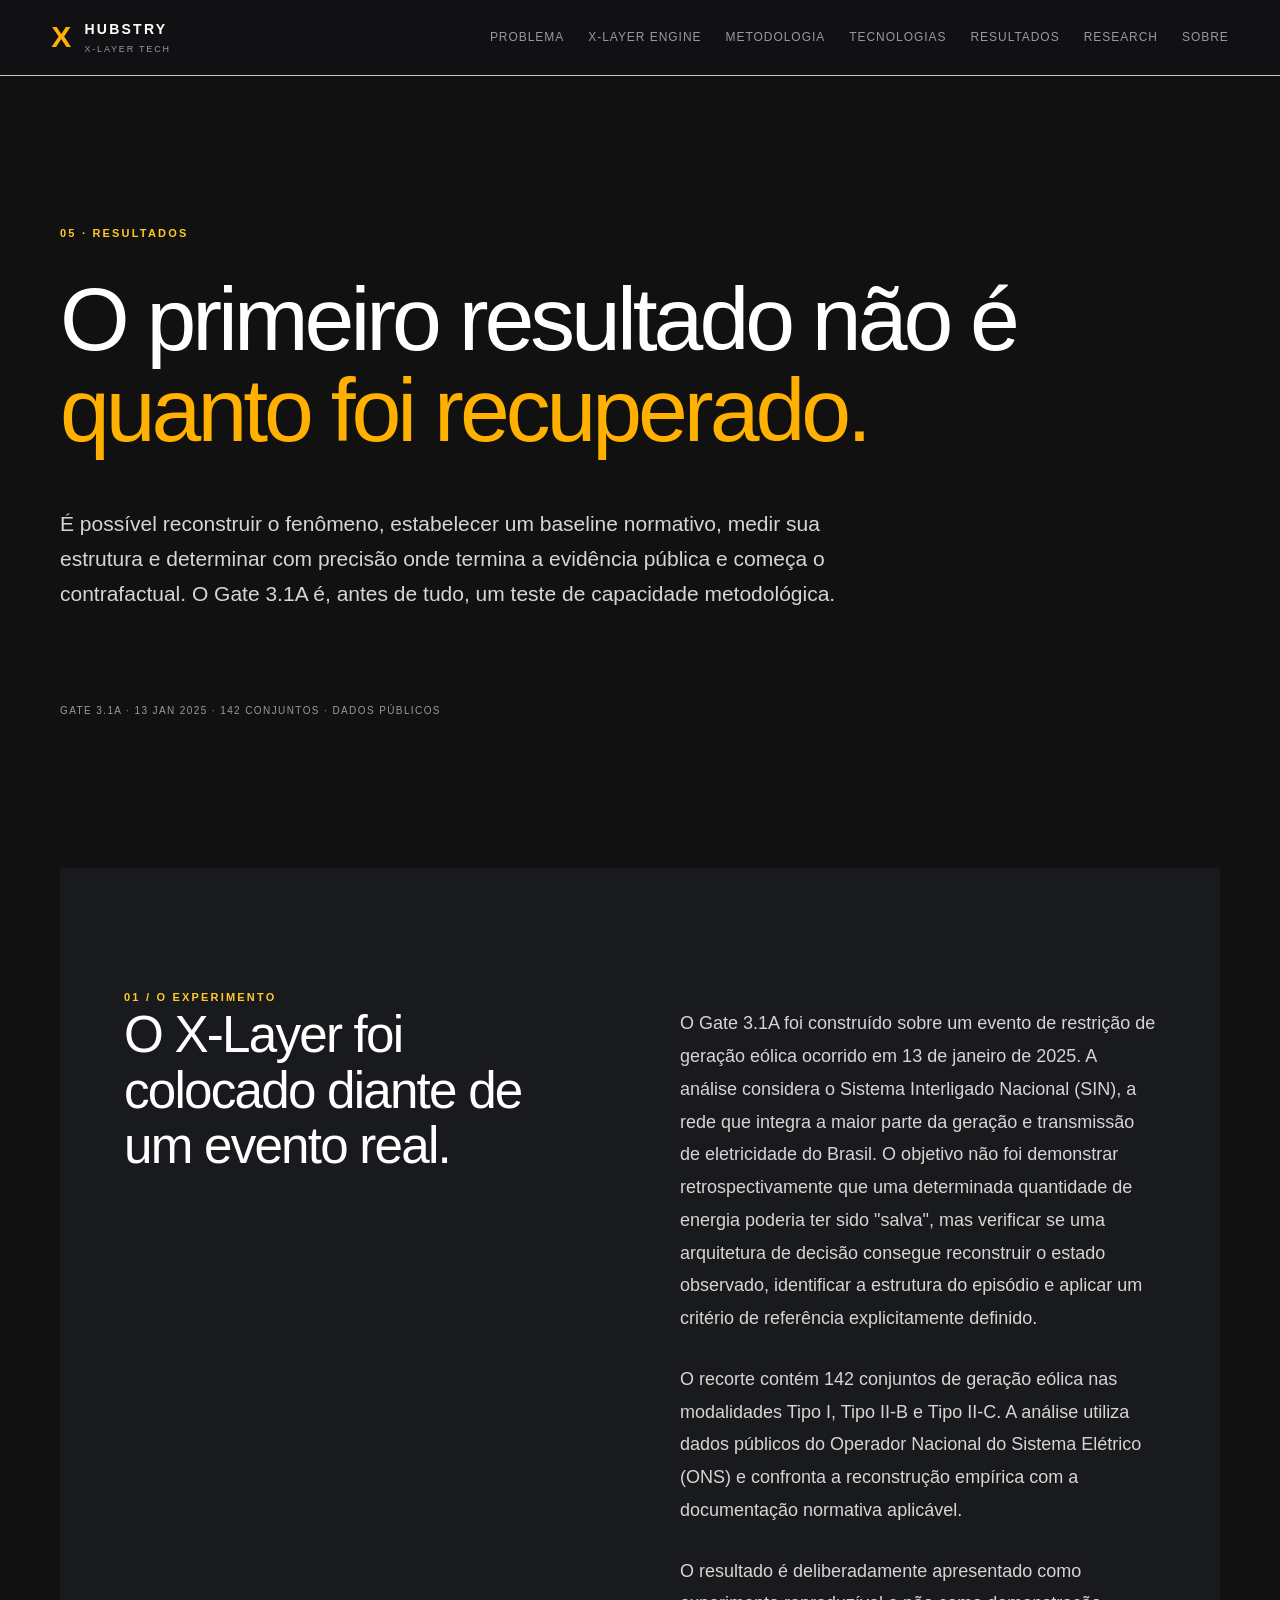
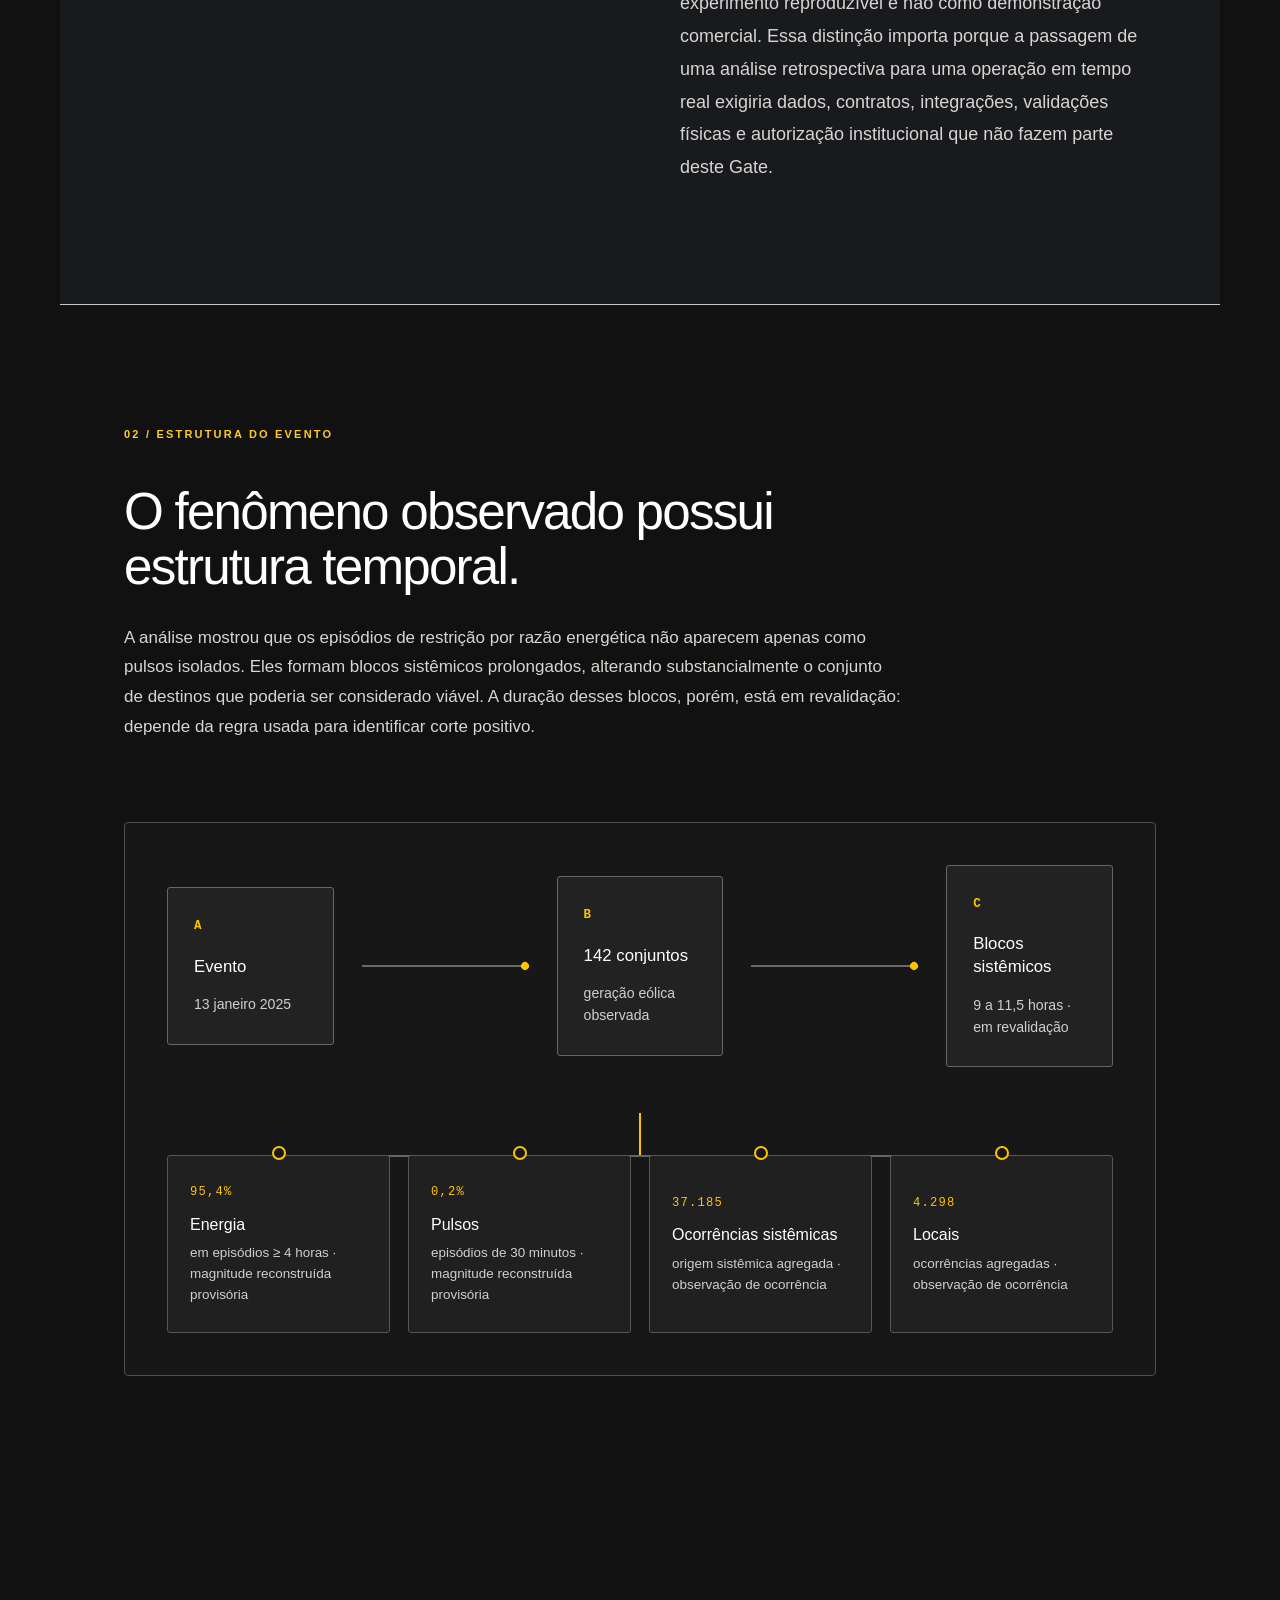
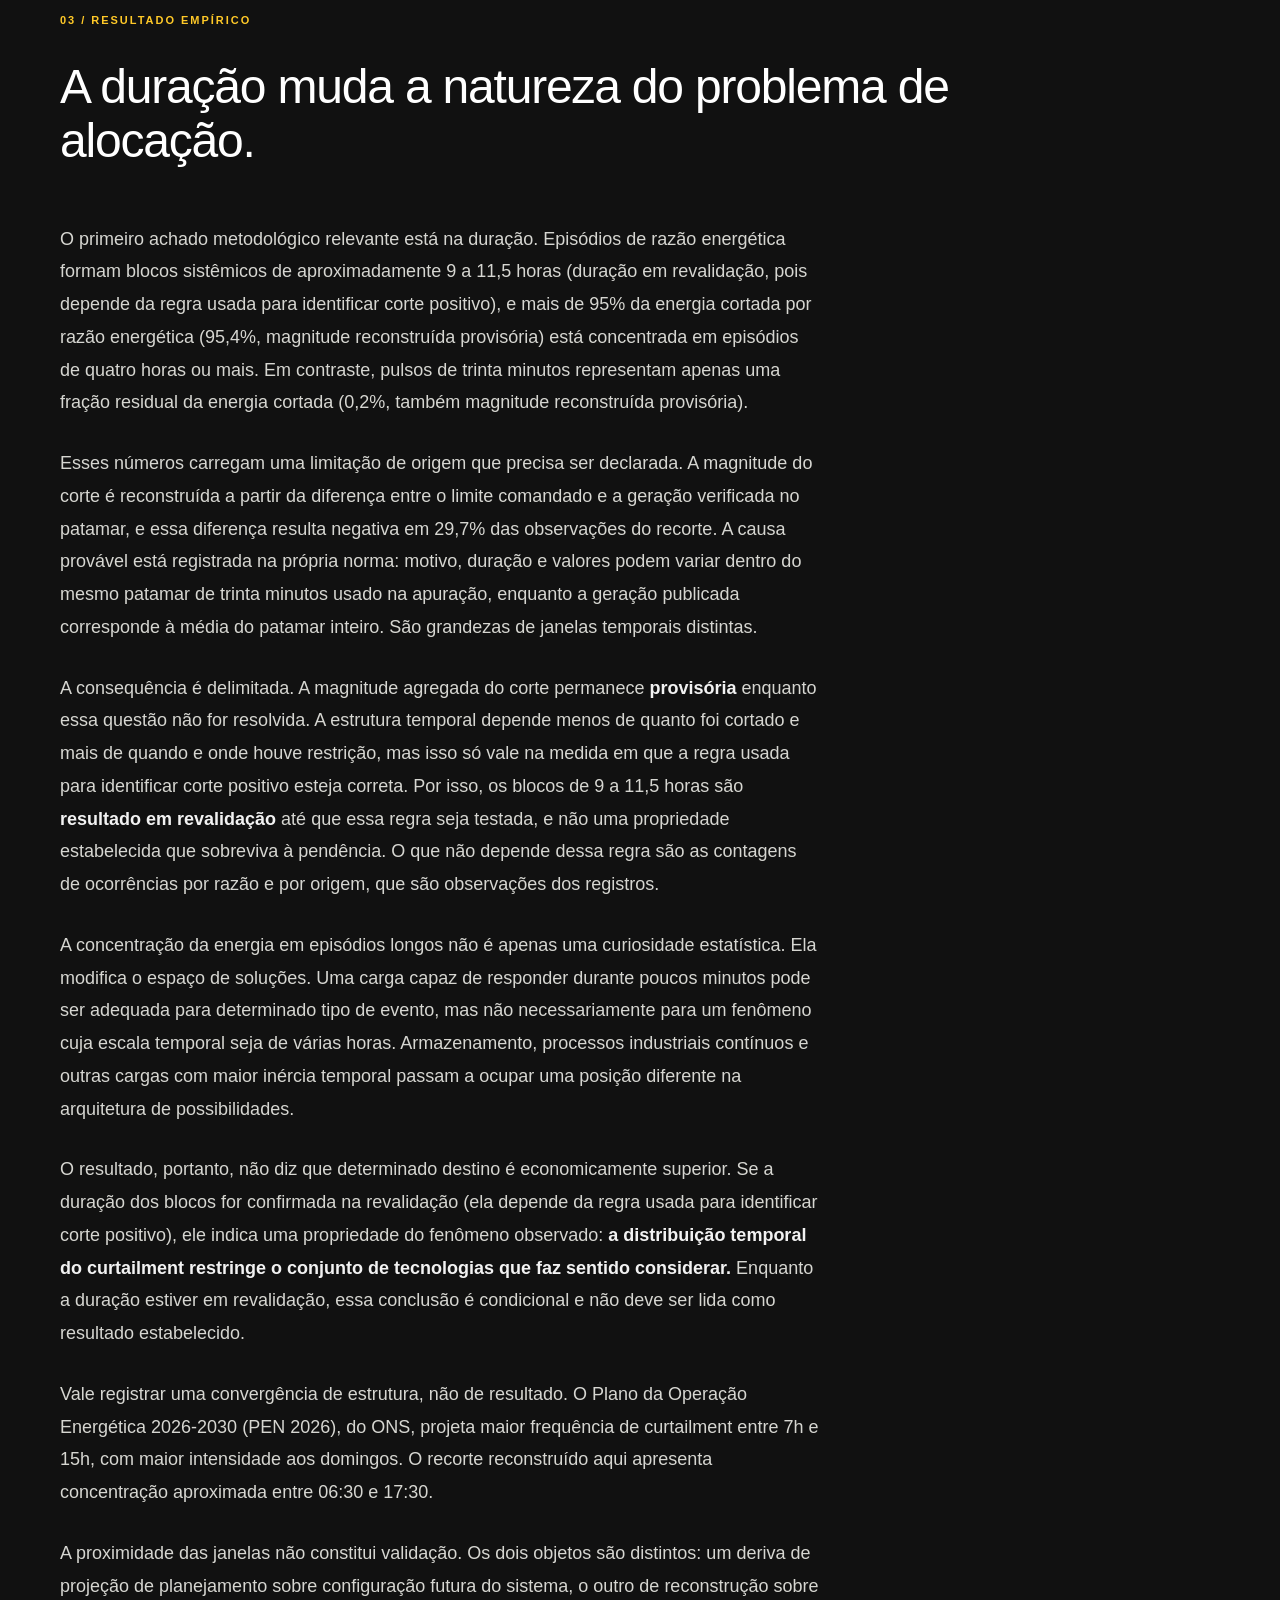
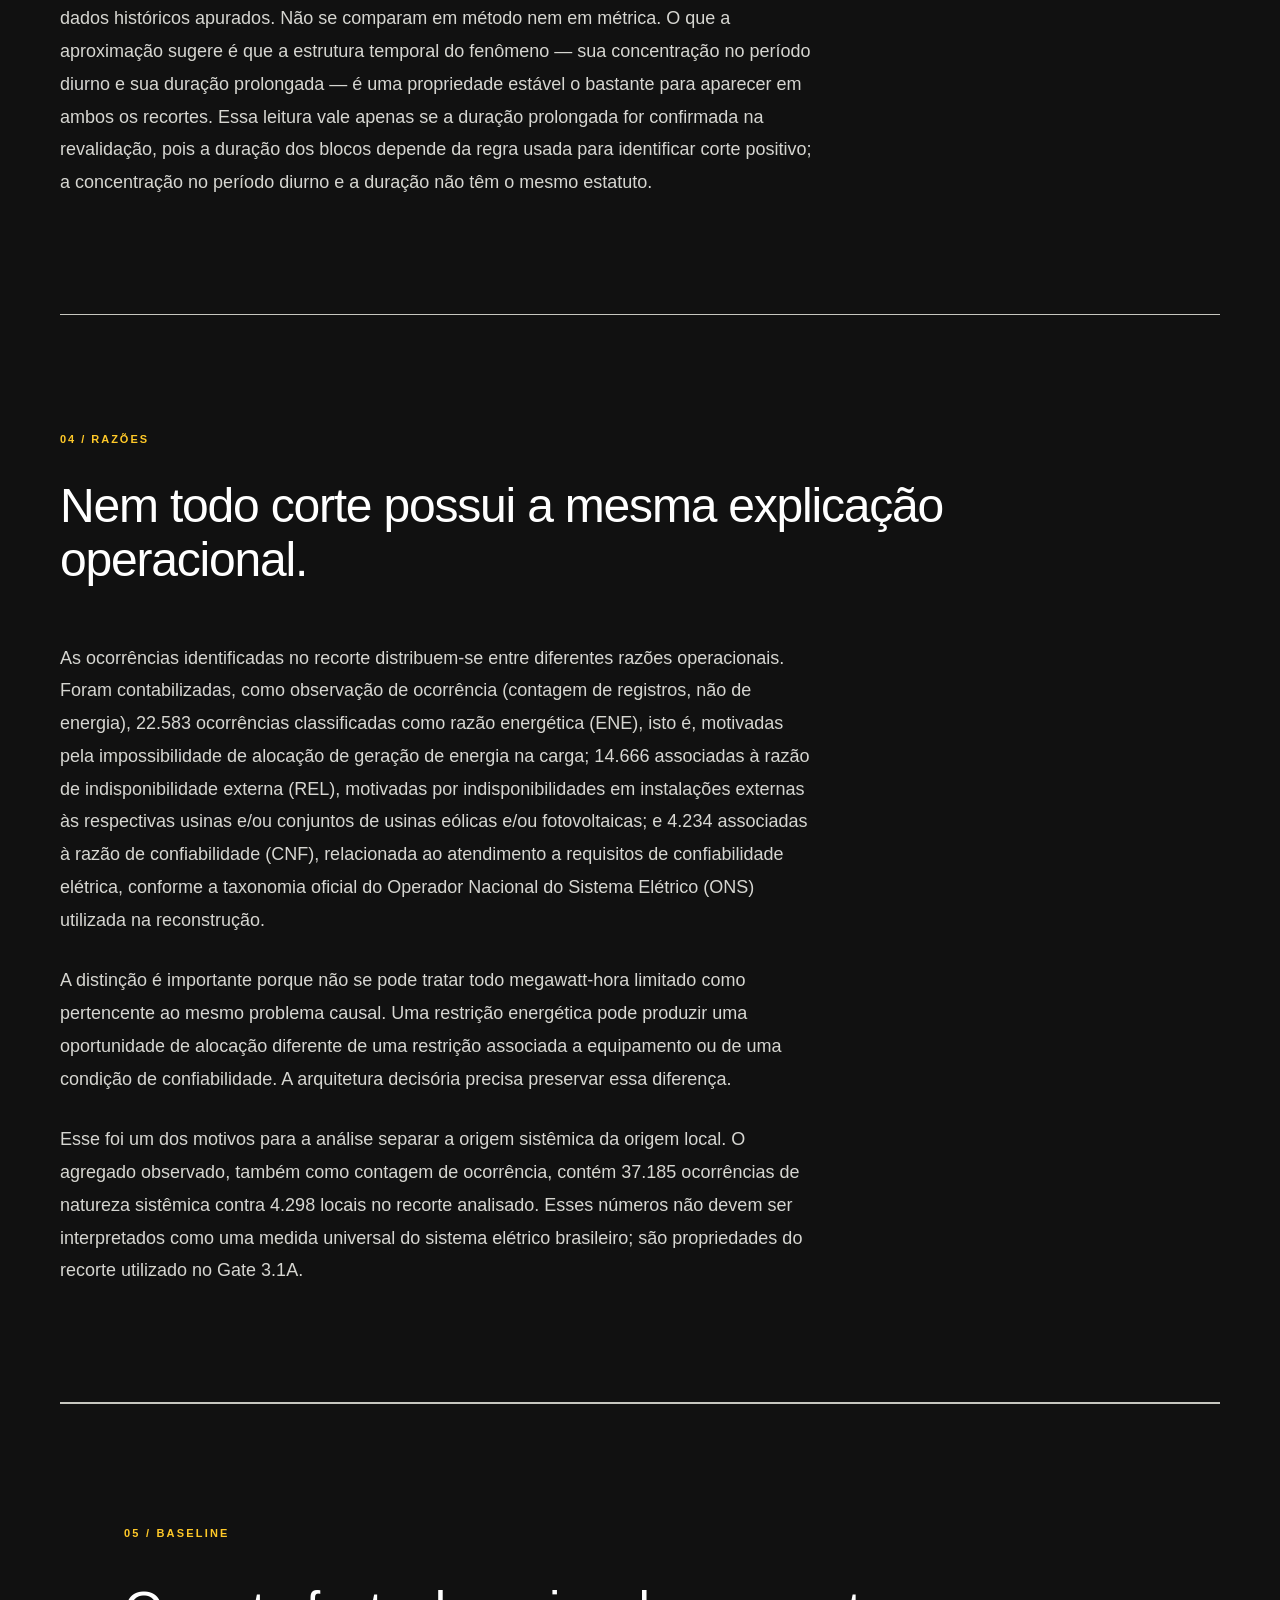
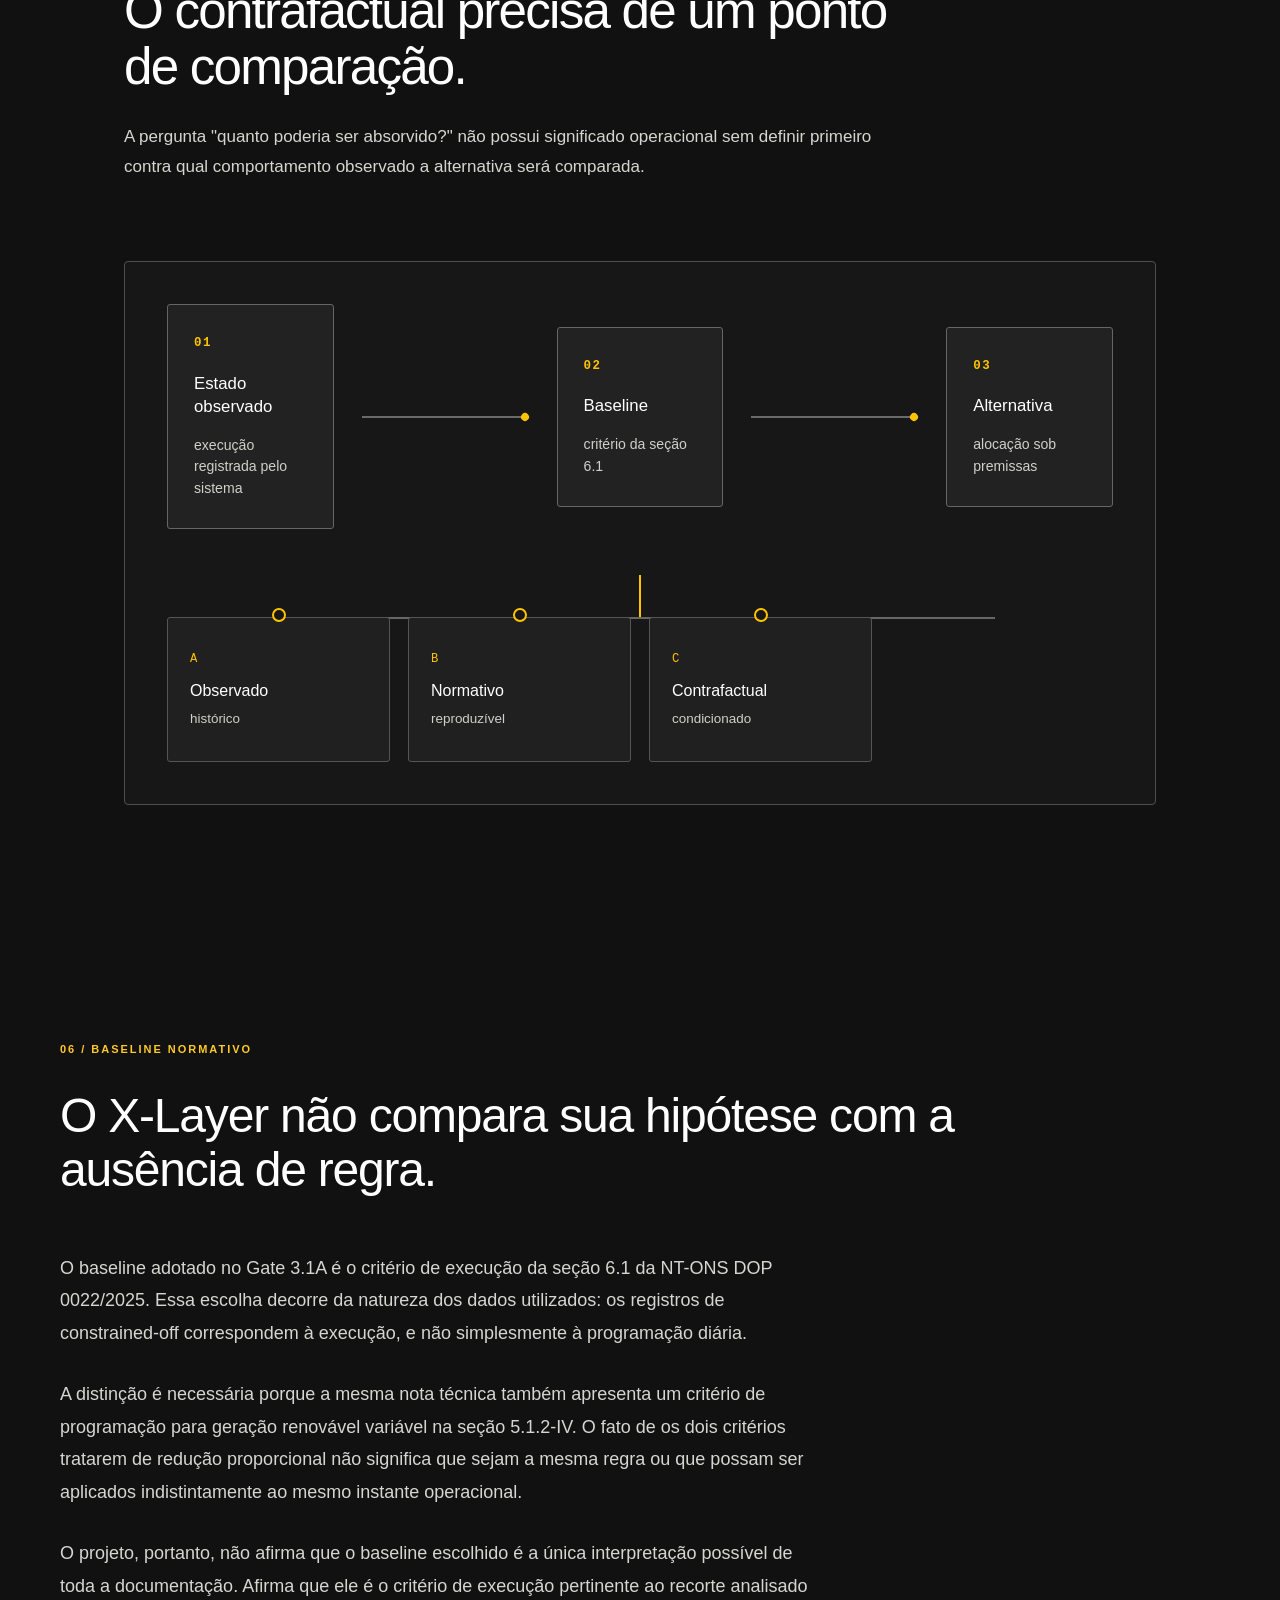
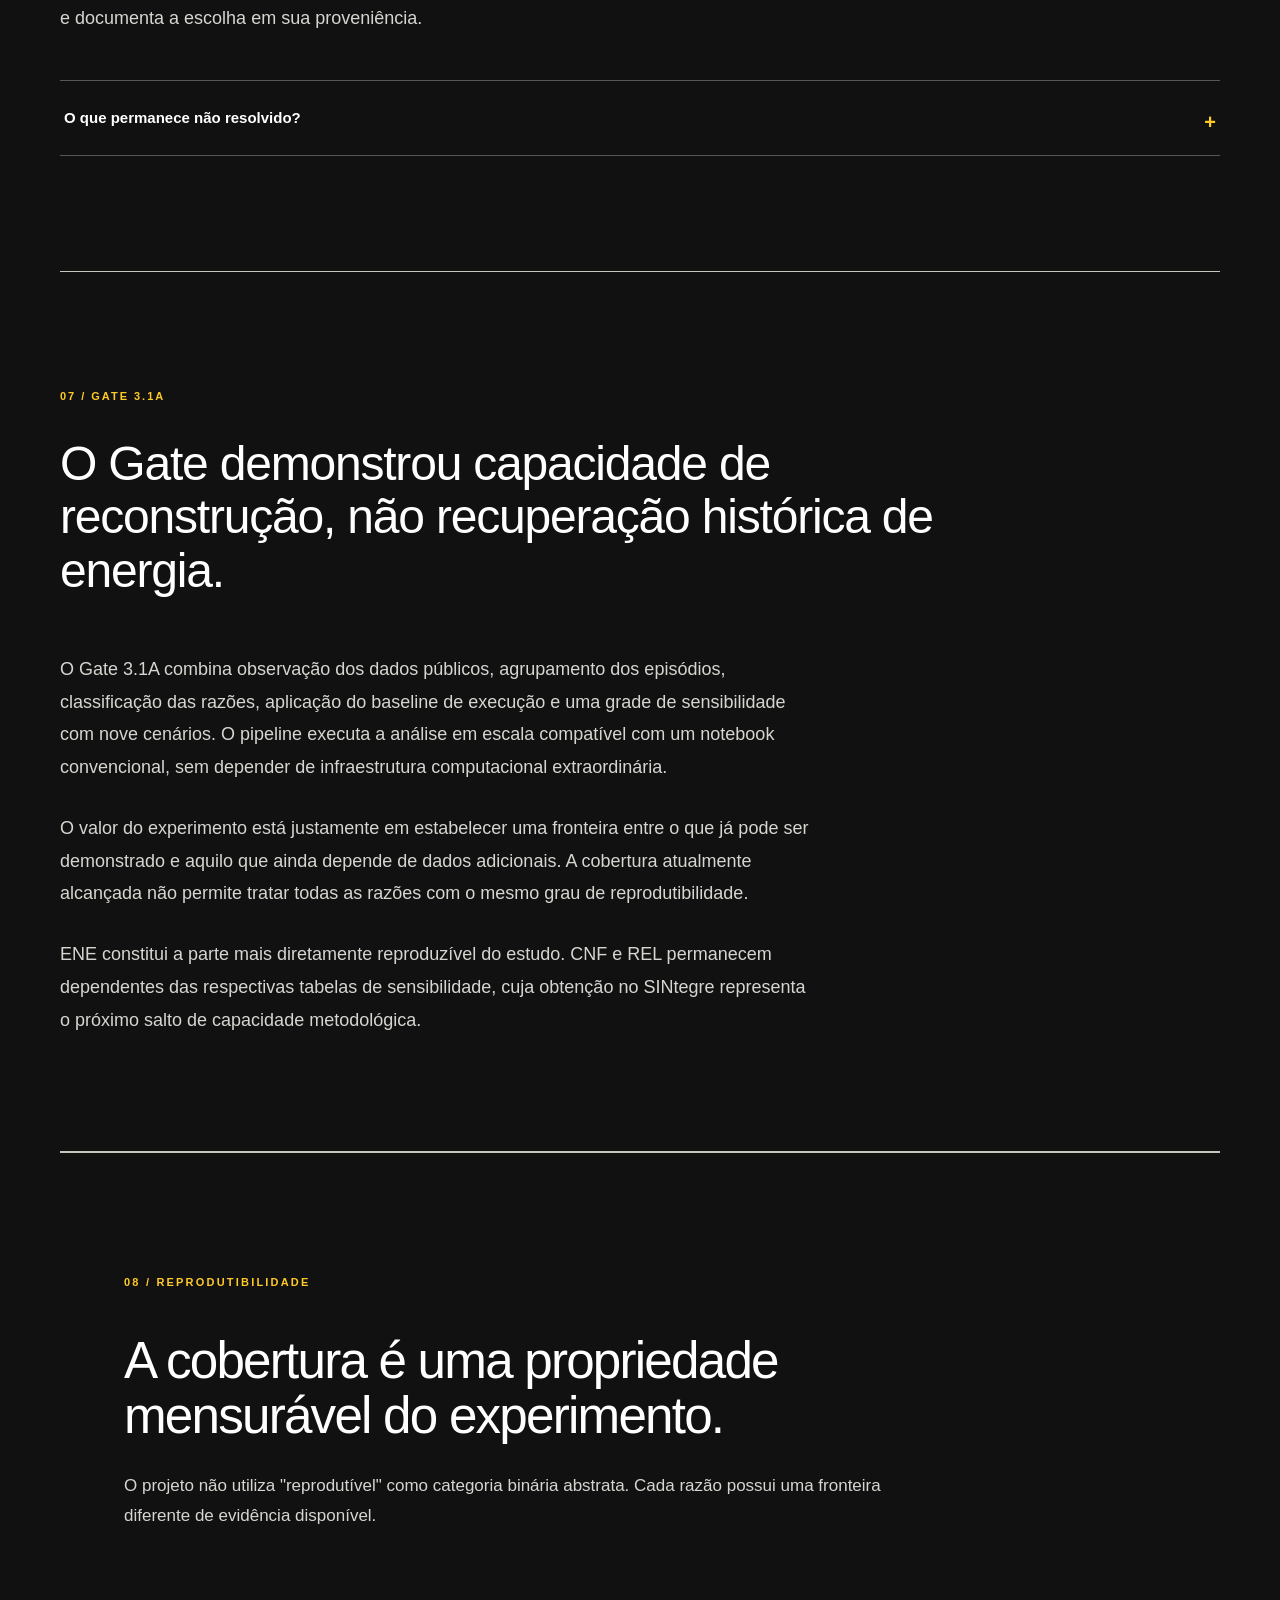
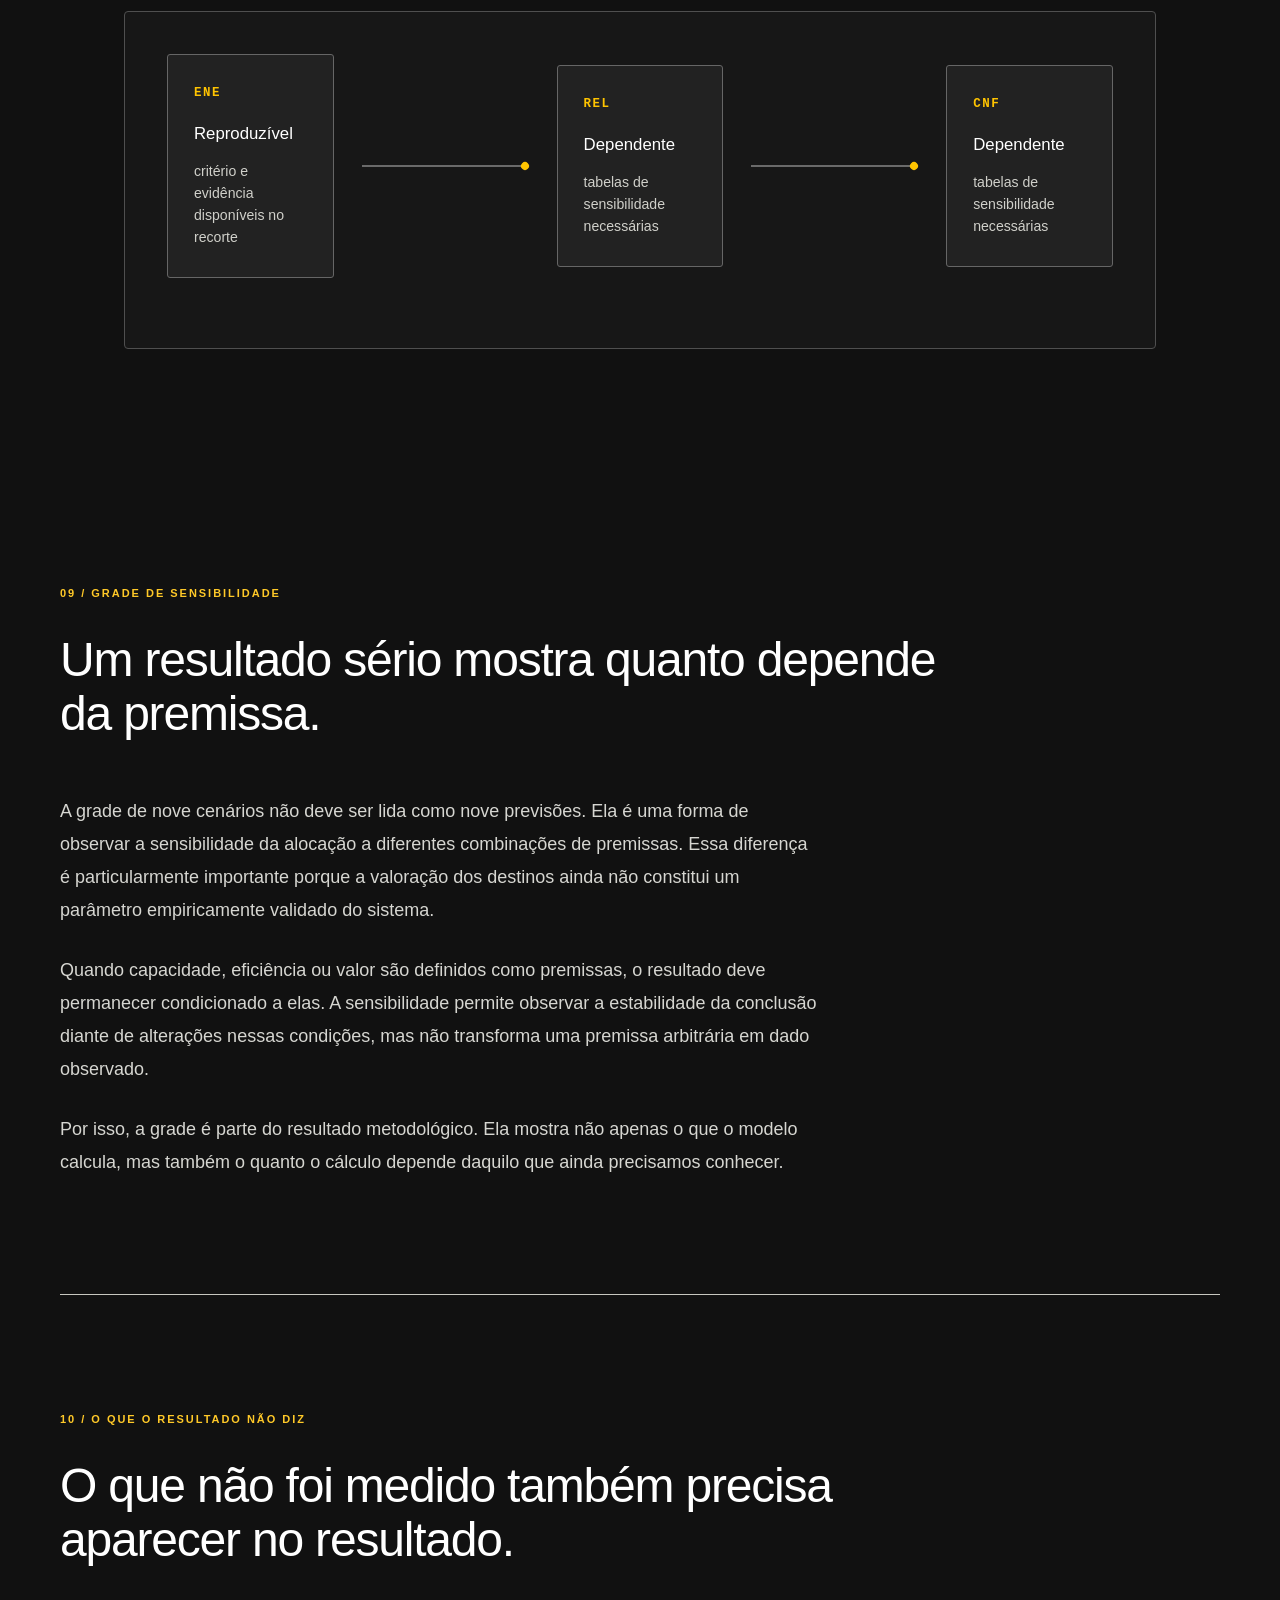
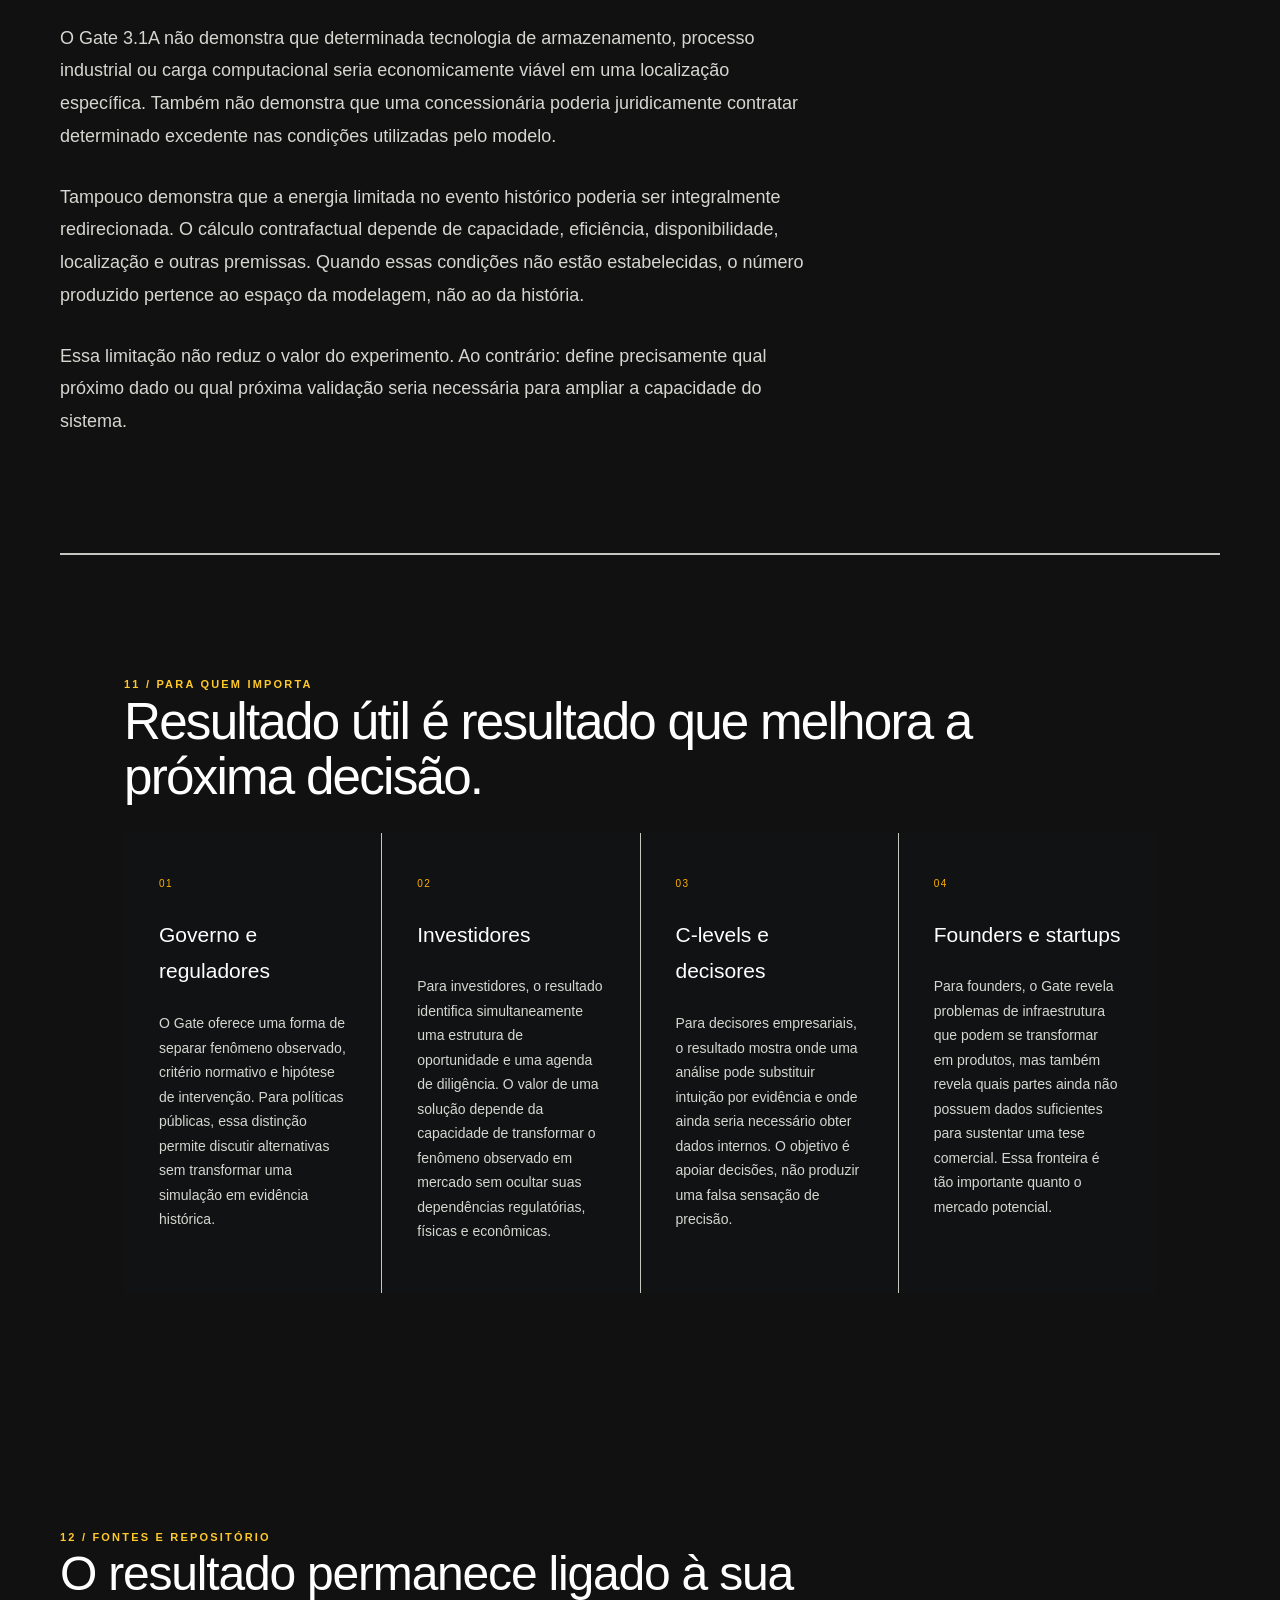
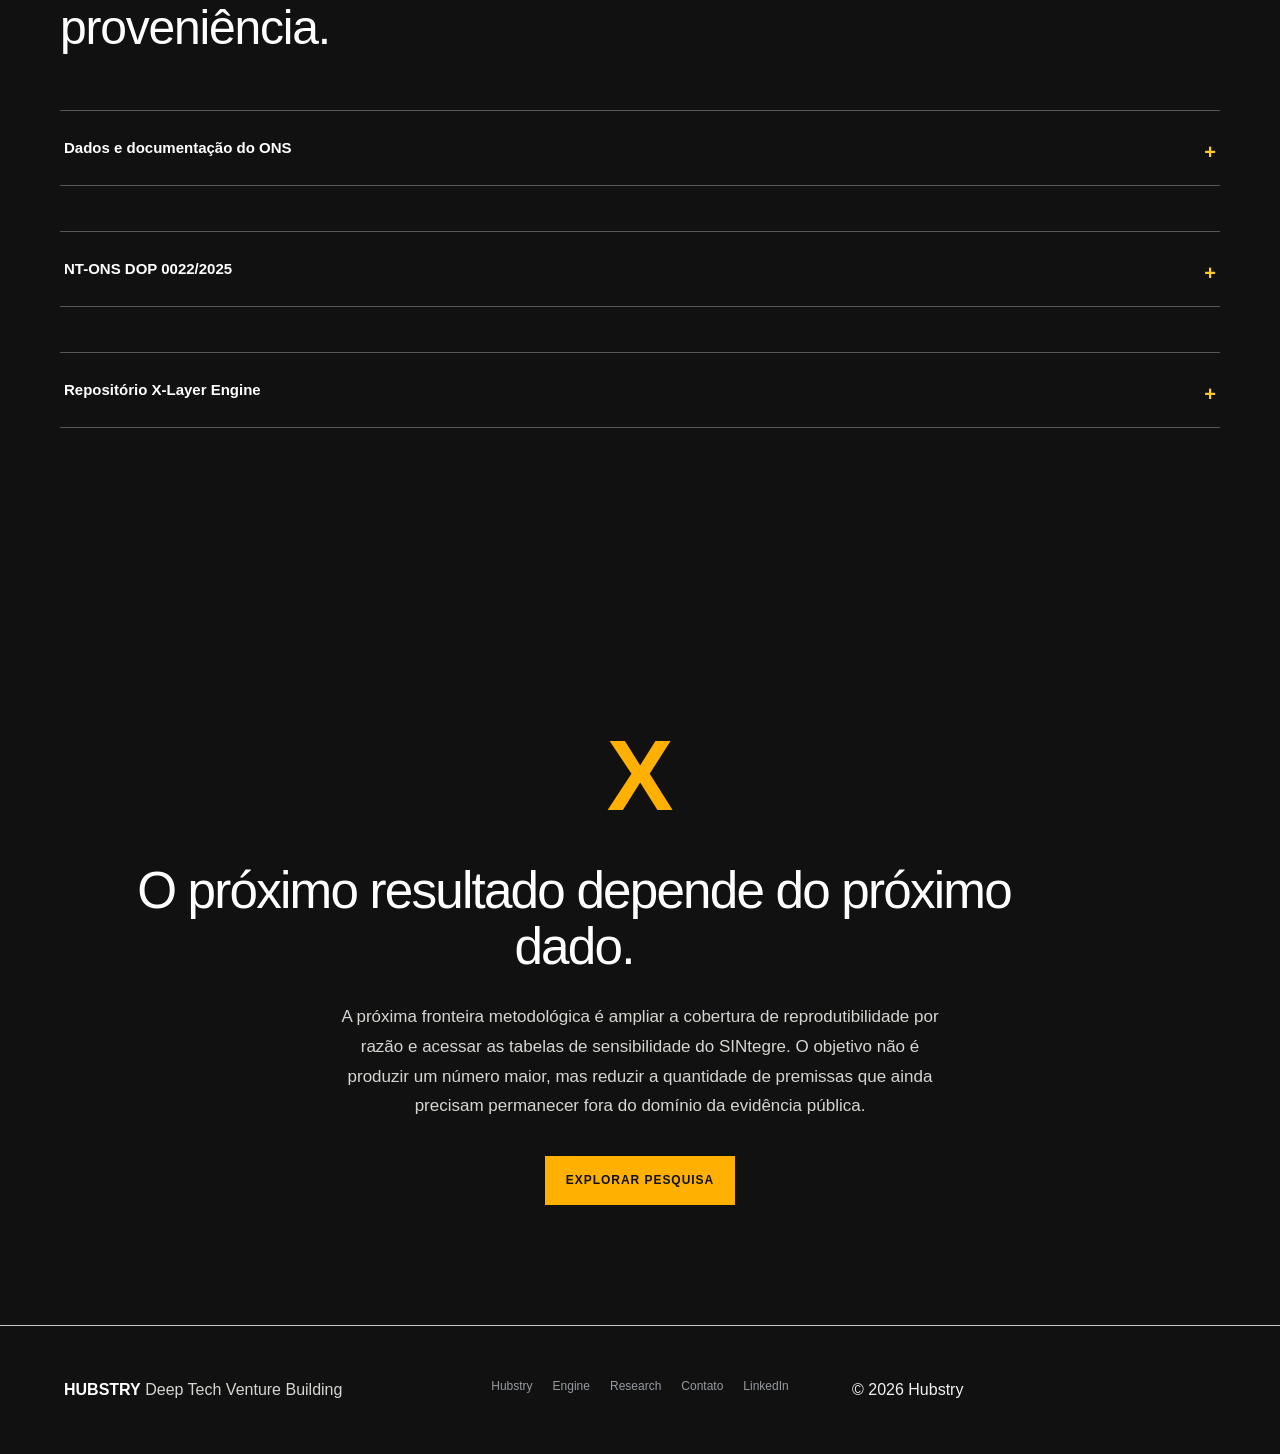
<file: resultados.html>
<!DOCTYPE html>
<html lang="pt-BR">
<head>
  <meta charset="UTF-8">
  <meta name="viewport" content="width=device-width, initial-scale=1.0">

  <title>Resultados | Hubstry X-Layer Tech</title>

  <meta name="description"
        content="Resultados empíricos do X-Layer: Gate 3.1A, curtailment eólico, reconstrução normativa e limites de reprodutibilidade.">

  <link rel="stylesheet" href="css/style.css">
</head>

<body>

<header class="site-header">

  <a class="brand" href="index.html">
    <span class="brand-mark">X</span>
    <span>
      <strong>HUBSTRY</strong>
      <small>X-LAYER TECH</small>
    </span>
  </a>

  <nav>
    <a href="problema.html">Problema</a>
    <a href="engine.html">X-Layer Engine</a>
    <a href="metodologia.html">Metodologia</a>
    <a href="tecnologias.html">Tecnologias</a>
    <a href="resultados.html">Resultados</a>
    <a href="research.html">Research</a>
    <a href="sobre.html">Sobre</a>
  </nav>

  <button class="language-toggle" id="languageToggle" type="button"
          aria-label="Alternar idioma">
    <span class="active">PT</span>
    <span>EN</span>
  </button>

</header>


<main>

<section class="hero">

  <div class="hero-kicker">
    05 · RESULTADOS
  </div>

  <h1>
    O primeiro resultado não é
    <em>quanto foi recuperado.</em>
  </h1>

  <p class="hero-lead">
    É possível reconstruir o fenômeno, estabelecer um baseline normativo,
    medir sua estrutura e determinar com precisão onde termina a evidência
    pública e começa o contrafactual. O Gate 3.1A é, antes de tudo, um teste
    de capacidade metodológica.
  </p>

  <div class="hero-note">
    GATE 3.1A · 13 JAN 2025 · 142 CONJUNTOS · DADOS PÚBLICOS
  </div>

</section>


<section class="prose-section">

  <div class="section-label">01 / O EXPERIMENTO</div>

  <div class="prose-grid">

    <div>
      <h2>
        O X-Layer foi colocado diante
        de um evento real.
      </h2>
    </div>

    <div class="prose">

      <p>
        O Gate 3.1A foi construído sobre um evento de restrição de geração
        eólica ocorrido em 13 de janeiro de 2025. A análise considera o Sistema Interligado Nacional (SIN), a rede que integra a maior parte da geração e transmissão de eletricidade do Brasil. O objetivo não foi
        demonstrar retrospectivamente que uma determinada quantidade de
        energia poderia ter sido "salva", mas verificar se uma arquitetura
        de decisão consegue reconstruir o estado observado, identificar a
        estrutura do episódio e aplicar um critério de referência
        explicitamente definido.
      </p>

      <p>
        O recorte contém 142 conjuntos de geração eólica nas modalidades
        Tipo I, Tipo II-B e Tipo II-C. A análise utiliza dados públicos do
        Operador Nacional do Sistema Elétrico (ONS) e confronta a
        reconstrução empírica com a documentação normativa aplicável.
      </p>

      <p>
        O resultado é deliberadamente apresentado como experimento
        reproduzível e não como demonstração comercial. Essa distinção
        importa porque a passagem de uma análise retrospectiva para uma
        operação em tempo real exigiria dados, contratos, integrações,
        validações físicas e autorização institucional que não fazem parte
        deste Gate.
      </p>

    </div>

  </div>

</section>


<section class="diagram-section">

  <div class="section-label">02 / ESTRUTURA DO EVENTO</div>

  <div class="diagram-intro">

    <h2>
      O fenômeno observado possui
      estrutura temporal.
    </h2>

    <p>
      A análise mostrou que os episódios de restrição por razão energética
      não aparecem apenas como pulsos isolados. Eles formam blocos
      sistêmicos prolongados, alterando substancialmente o conjunto de
      destinos que poderia ser considerado viável. A duração desses blocos,
      porém, está em revalidação: depende da regra usada para identificar
      corte positivo.
    </p>

  </div>

  <div class="energy-graph">

    <div class="graph-node source">
      <span class="node-index">A</span>
      <strong>Evento</strong>
      <small>13 janeiro 2025</small>
    </div>

    <div class="graph-line">
      <span></span>
    </div>

    <div class="graph-node system">
      <span class="node-index">B</span>
      <strong>142 conjuntos</strong>
      <small>geração eólica observada</small>
    </div>

    <div class="graph-line">
      <span></span>
    </div>

    <div class="graph-node restriction">
      <span class="node-index">C</span>
      <strong>Blocos sistêmicos</strong>
      <small>9 a 11,5 horas · em revalidação</small>
    </div>

    <div class="graph-fork">

      <div class="fork-node">
        <span>95,4%</span>
        <strong>Energia</strong>
        <small>em episódios ≥ 4 horas · magnitude reconstruída provisória</small>
      </div>

      <div class="fork-node">
        <span>0,2%</span>
        <strong>Pulsos</strong>
        <small>episódios de 30 minutos · magnitude reconstruída provisória</small>
      </div>

      <div class="fork-node">
        <span>37.185</span>
        <strong>Ocorrências sistêmicas</strong>
        <small>origem sistêmica agregada · observação de ocorrência</small>
      </div>

      <div class="fork-node">
        <span>4.298</span>
        <strong>Locais</strong>
        <small>ocorrências agregadas · observação de ocorrência</small>
      </div>

    </div>

  </div>

</section>


<section class="essay-section">

  <div class="essay-index">03 / RESULTADO EMPÍRICO</div>

  <h2>
    A duração muda a natureza
    do problema de alocação.
  </h2>

  <div class="prose">

    <p>
      O primeiro achado metodológico relevante está na duração. Episódios
      de razão energética formam blocos sistêmicos de aproximadamente
      9 a 11,5 horas (duração em revalidação, pois depende da regra usada
      para identificar corte positivo), e mais de 95% da energia cortada por
      razão energética (95,4%, magnitude reconstruída provisória) está
      concentrada em episódios de quatro horas ou mais. Em contraste,
      pulsos de trinta minutos representam apenas uma fração residual da
      energia cortada (0,2%, também magnitude reconstruída provisória).
    </p>
    <p>
      Esses números carregam uma limitação de origem que precisa ser
      declarada. A magnitude do corte é reconstruída a partir da diferença
      entre o limite comandado e a geração verificada no patamar, e essa
      diferença resulta negativa em 29,7% das observações do recorte. A
      causa provável está registrada na própria norma: motivo, duração e
      valores podem variar dentro do mesmo patamar de trinta minutos usado
      na apuração, enquanto a geração publicada corresponde à média do
      patamar inteiro. São grandezas de janelas temporais distintas.
    </p>
    <p>
      A consequência é delimitada. A magnitude agregada do corte permanece
      <strong>provisória</strong> enquanto essa questão não for resolvida. A
      estrutura temporal depende menos de quanto foi cortado e mais de
      quando e onde houve restrição, mas isso só vale na medida em que a
      regra usada para identificar corte positivo esteja correta. Por isso,
      os blocos de 9 a 11,5 horas são <strong>resultado em revalidação</strong>
      até que essa regra seja testada, e não uma propriedade estabelecida
      que sobreviva à pendência. O que não depende dessa regra são as
      contagens de ocorrências por razão e por origem, que são observações
      dos registros.
    </p>

    <p>
      A concentração da energia em episódios longos não é apenas uma curiosidade estatística. Ela
      modifica o espaço de soluções. Uma carga capaz de responder durante
      poucos minutos pode ser adequada para determinado tipo de evento,
      mas não necessariamente para um fenômeno cuja escala temporal seja
      de várias horas. Armazenamento, processos industriais contínuos e
      outras cargas com maior inércia temporal passam a ocupar uma posição
      diferente na arquitetura de possibilidades.
    </p>

    <p>
      O resultado, portanto, não diz que determinado destino é
      economicamente superior. Se a duração dos blocos for confirmada na
      revalidação (ela depende da regra usada para identificar corte
      positivo), ele indica uma propriedade do fenômeno observado:
      <strong>a distribuição temporal do curtailment restringe
      o conjunto de tecnologias que faz sentido considerar.</strong>
      Enquanto a duração estiver em revalidação, essa conclusão é
      condicional e não deve ser lida como resultado estabelecido.
    </p>
    <p>
      Vale registrar uma convergência de estrutura, não de resultado. O
      Plano da Operação Energética 2026-2030 (PEN 2026), do ONS, projeta
      maior frequência de curtailment entre 7h e 15h, com maior intensidade
      aos domingos. O recorte reconstruído aqui apresenta concentração
      aproximada entre 06:30 e 17:30.
    </p>
    <p>
      A proximidade das janelas não constitui validação. Os dois objetos são
      distintos: um deriva de projeção de planejamento sobre configuração
      futura do sistema, o outro de reconstrução sobre dados históricos
      apurados. Não se comparam em método nem em métrica. O que a
      aproximação sugere é que a estrutura temporal do fenômeno — sua
      concentração no período diurno e sua duração prolongada — é uma
      propriedade estável o bastante para aparecer em ambos os recortes.
      Essa leitura vale apenas se a duração prolongada for confirmada na
      revalidação, pois a duração dos blocos depende da regra usada para
      identificar corte positivo; a concentração no período diurno e a
      duração não têm o mesmo estatuto.
    </p>

  </div>

</section>


<section class="essay-section">

  <div class="essay-index">04 / RAZÕES</div>

  <h2>
    Nem todo corte possui
    a mesma explicação operacional.
  </h2>

  <div class="prose">

    <p>
      As ocorrências identificadas no recorte distribuem-se entre
      diferentes razões operacionais. Foram contabilizadas, como observação
      de ocorrência (contagem de registros, não de energia), 22.583
      ocorrências classificadas como razão energética (ENE), isto é,
      motivadas pela impossibilidade de alocação de geração de energia
      na carga; 14.666 associadas à razão de indisponibilidade externa
      (REL), motivadas por indisponibilidades em instalações externas às
      respectivas usinas e/ou conjuntos de usinas eólicas e/ou
      fotovoltaicas; e 4.234 associadas à razão de confiabilidade (CNF),
      relacionada ao atendimento a requisitos de confiabilidade elétrica,
      conforme a taxonomia oficial do Operador Nacional do Sistema
      Elétrico (ONS) utilizada na reconstrução.
    </p>

    <p>
      A distinção é importante porque não se pode tratar todo megawatt-hora
      limitado como pertencente ao mesmo problema causal. Uma restrição
      energética pode produzir uma oportunidade de alocação diferente de
      uma restrição associada a equipamento ou de uma condição de
      confiabilidade. A arquitetura decisória precisa preservar essa
      diferença.
    </p>

    <p>
      Esse foi um dos motivos para a análise separar a origem sistêmica da
      origem local. O agregado observado, também como contagem de
      ocorrência, contém 37.185 ocorrências de
      natureza sistêmica contra 4.298 locais no recorte analisado. Esses
      números não devem ser interpretados como uma medida universal do
      sistema elétrico brasileiro; são propriedades do recorte utilizado
      no Gate 3.1A.
    </p>

  </div>

</section>


<section class="diagram-section">

  <div class="section-label">05 / BASELINE</div>

  <div class="diagram-intro">

    <h2>
      O contrafactual precisa de
      um ponto de comparação.
    </h2>

    <p>
      A pergunta "quanto poderia ser absorvido?" não possui significado
      operacional sem definir primeiro contra qual comportamento observado
      a alternativa será comparada.
    </p>

  </div>

  <div class="energy-graph">

    <div class="graph-node source">
      <span class="node-index">01</span>
      <strong>Estado observado</strong>
      <small>execução registrada pelo sistema</small>
    </div>

    <div class="graph-line">
      <span></span>
    </div>

    <div class="graph-node system">
      <span class="node-index">02</span>
      <strong>Baseline</strong>
      <small>critério da seção 6.1</small>
    </div>

    <div class="graph-line">
      <span></span>
    </div>

    <div class="graph-node restriction">
      <span class="node-index">03</span>
      <strong>Alternativa</strong>
      <small>alocação sob premissas</small>
    </div>

    <div class="graph-fork">

      <div class="fork-node">
        <span>A</span>
        <strong>Observado</strong>
        <small>histórico</small>
      </div>

      <div class="fork-node">
        <span>B</span>
        <strong>Normativo</strong>
        <small>reproduzível</small>
      </div>

      <div class="fork-node">
        <span>C</span>
        <strong>Contrafactual</strong>
        <small>condicionado</small>
      </div>

    </div>

  </div>

</section>


<section class="essay-section">

  <div class="essay-index">06 / BASELINE NORMATIVO</div>

  <h2>
    O X-Layer não compara sua hipótese
    com a ausência de regra.
  </h2>

  <div class="prose">

    <p>
      O baseline adotado no Gate 3.1A é o critério de execução da seção
      6.1 da NT-ONS DOP 0022/2025. Essa escolha decorre da natureza dos
      dados utilizados: os registros de constrained-off correspondem à
      execução, e não simplesmente à programação diária.
    </p>

    <p>
      A distinção é necessária porque a mesma nota técnica também apresenta
      um critério de programação para geração renovável variável na seção
      5.1.2-IV. O fato de os dois critérios tratarem de redução proporcional
      não significa que sejam a mesma regra ou que possam ser aplicados
      indistintamente ao mesmo instante operacional.
    </p>

    <p>
      O projeto, portanto, não afirma que o baseline escolhido é a única
      interpretação possível de toda a documentação. Afirma que ele é o
      critério de execução pertinente ao recorte analisado e documenta a
      escolha em sua proveniência.
    </p>

  </div>

  <details class="editorial-accordion">
    <summary>O que permanece não resolvido?</summary>

    <div class="accordion-content">

      <p>
        A magnitude do corte possui causa normativa identificada, mas há
        aspectos cuja reconstrução permanece limitada pelos dados públicos.
        Isso impede transformar toda a energia potencialmente alocável em
        resultado histórico recuperado.
      </p>

      <p>
        A metodologia registra essa fronteira explicitamente. Quando a
        informação necessária não está disponível para reprodução, o sistema
        não deve preencher a lacuna com uma estimativa apresentada como
        fato.
      </p>

    </div>
  </details>

</section>


<section class="essay-section">

  <div class="essay-index">07 / GATE 3.1A</div>

  <h2>
    O Gate demonstrou capacidade de reconstrução,
    não recuperação histórica de energia.
  </h2>

  <div class="prose">

    <p>
      O Gate 3.1A combina observação dos dados públicos, agrupamento dos
      episódios, classificação das razões, aplicação do baseline de
      execução e uma grade de sensibilidade com nove cenários. O pipeline
      executa a análise em escala compatível com um notebook convencional,
      sem depender de infraestrutura computacional extraordinária.
    </p>

    <p>
      O valor do experimento está justamente em estabelecer uma fronteira
      entre o que já pode ser demonstrado e aquilo que ainda depende de
      dados adicionais. A cobertura atualmente alcançada não permite
      tratar todas as razões com o mesmo grau de reprodutibilidade.
    </p>

    <p>
      ENE constitui a parte mais diretamente reproduzível do estudo. CNF e
      REL permanecem dependentes das respectivas tabelas de sensibilidade,
      cuja obtenção no SINtegre representa o próximo salto de capacidade
      metodológica.
    </p>

  </div>

</section>


<section class="diagram-section">

  <div class="section-label">08 / REPRODUTIBILIDADE</div>

  <div class="diagram-intro">

    <h2>
      A cobertura é uma propriedade
      mensurável do experimento.
    </h2>

    <p>
      O projeto não utiliza "reprodutível" como categoria binária abstrata.
      Cada razão possui uma fronteira diferente de evidência disponível.
    </p>

  </div>

  <div class="energy-graph">

    <div class="graph-node source">
      <span class="node-index">ENE</span>
      <strong>Reproduzível</strong>
      <small>critério e evidência disponíveis no recorte</small>
    </div>

    <div class="graph-line">
      <span></span>
    </div>

    <div class="graph-node system">
      <span class="node-index">REL</span>
      <strong>Dependente</strong>
      <small>tabelas de sensibilidade necessárias</small>
    </div>

    <div class="graph-line">
      <span></span>
    </div>

    <div class="graph-node restriction">
      <span class="node-index">CNF</span>
      <strong>Dependente</strong>
      <small>tabelas de sensibilidade necessárias</small>
    </div>

  </div>

</section>


<section class="essay-section">

  <div class="essay-index">09 / GRADE DE SENSIBILIDADE</div>

  <h2>
    Um resultado sério mostra
    quanto depende da premissa.
  </h2>

  <div class="prose">

    <p>
      A grade de nove cenários não deve ser lida como nove previsões. Ela é
      uma forma de observar a sensibilidade da alocação a diferentes
      combinações de premissas. Essa diferença é particularmente importante
      porque a valoração dos destinos ainda não constitui um parâmetro
      empiricamente validado do sistema.
    </p>

    <p>
      Quando capacidade, eficiência ou valor são definidos como premissas,
      o resultado deve permanecer condicionado a elas. A sensibilidade
      permite observar a estabilidade da conclusão diante de alterações
      nessas condições, mas não transforma uma premissa arbitrária em dado
      observado.
    </p>

    <p>
      Por isso, a grade é parte do resultado metodológico. Ela mostra não
      apenas o que o modelo calcula, mas também o quanto o cálculo depende
      daquilo que ainda precisamos conhecer.
    </p>

  </div>

</section>


<section class="essay-section">

  <div class="essay-index">10 / O QUE O RESULTADO NÃO DIZ</div>

  <h2>
    O que não foi medido também
    precisa aparecer no resultado.
  </h2>

  <div class="prose">

    <p>
      O Gate 3.1A não demonstra que determinada tecnologia de armazenamento,
      processo industrial ou carga computacional seria economicamente
      viável em uma localização específica. Também não demonstra que uma
      concessionária poderia juridicamente contratar determinado excedente
      nas condições utilizadas pelo modelo.
    </p>

    <p>
      Tampouco demonstra que a energia limitada no evento histórico poderia
      ser integralmente redirecionada. O cálculo contrafactual depende de
      capacidade, eficiência, disponibilidade, localização e outras
      premissas. Quando essas condições não estão estabelecidas, o número
      produzido pertence ao espaço da modelagem, não ao da história.
    </p>

    <p>
      Essa limitação não reduz o valor do experimento. Ao contrário: define
      precisamente qual próximo dado ou qual próxima validação seria
      necessária para ampliar a capacidade do sistema.
    </p>

  </div>

</section>


<section class="stakeholders-section">

  <div class="section-label">11 / PARA QUEM IMPORTA</div>

  <h2>
    Resultado útil é resultado
    que melhora a próxima decisão.
  </h2>

  <div class="stakeholder-grid">

    <article class="signal-card">
      <span class="signal-number">01</span>
      <h3>Governo e reguladores</h3>
      <p>
        O Gate oferece uma forma de separar fenômeno observado, critério
        normativo e hipótese de intervenção. Para políticas públicas,
        essa distinção permite discutir alternativas sem transformar uma
        simulação em evidência histórica.
      </p>
    </article>

    <article class="signal-card">
      <span class="signal-number">02</span>
      <h3>Investidores</h3>
      <p>
        Para investidores, o resultado identifica simultaneamente uma
        estrutura de oportunidade e uma agenda de diligência. O valor de
        uma solução depende da capacidade de transformar o fenômeno
        observado em mercado sem ocultar suas dependências regulatórias,
        físicas e econômicas.
      </p>
    </article>

    <article class="signal-card">
      <span class="signal-number">03</span>
      <h3>C-levels e decisores</h3>
      <p>
        Para decisores empresariais, o resultado mostra onde uma análise
        pode substituir intuição por evidência e onde ainda seria
        necessário obter dados internos. O objetivo é apoiar decisões,
        não produzir uma falsa sensação de precisão.
      </p>
    </article>

    <article class="signal-card">
      <span class="signal-number">04</span>
      <h3>Founders e startups</h3>
      <p>
        Para founders, o Gate revela problemas de infraestrutura que podem
        se transformar em produtos, mas também revela quais partes ainda
        não possuem dados suficientes para sustentar uma tese comercial.
        Essa fronteira é tão importante quanto o mercado potencial.
      </p>
    </article>

  </div>

</section>


<section class="sources-section">

  <div class="section-label">12 / FONTES E REPOSITÓRIO</div>

  <h2>
    O resultado permanece ligado
    à sua proveniência.
  </h2>

  <details class="editorial-accordion">
    <summary>Dados e documentação do ONS</summary>
    <div class="accordion-content">
      <p>
        O estudo utiliza dados públicos do Operador Nacional do Sistema
        Elétrico (ONS) e documentação operacional relacionada ao evento
        analisado.
      </p>
    </div>
  </details>

  <details class="editorial-accordion">
    <summary>NT-ONS DOP 0022/2025</summary>
    <div class="accordion-content">
      <p>
        A nota técnica fornece a referência normativa para a distinção entre
        programação e execução e para o baseline utilizado no Gate 3.1A.
      </p>
    </div>
  </details>

  <details class="editorial-accordion">
    <summary>Repositório X-Layer Engine</summary>
    <div class="accordion-content">
      <p>
        O código, a documentação de proveniência e os critérios de
        reprodução constituem a camada computacional auditável do
        experimento.
      </p>
    </div>
  </details>

</section>


<section class="closing-section">

  <div class="closing-mark">X</div>

  <h2>
    O próximo resultado depende
    do próximo dado.
  </h2>

  <p>
    A próxima fronteira metodológica é ampliar a cobertura de
    reprodutibilidade por razão e acessar as tabelas de sensibilidade do
    SINtegre. O objetivo não é produzir um número maior, mas reduzir a
    quantidade de premissas que ainda precisam permanecer fora do domínio
    da evidência pública.
  </p>

  <a class="button primary" href="research.html">
    Explorar pesquisa
  </a>

</section>

</main>


<footer class="site-footer">

  <div>
    <strong>HUBSTRY</strong>
    <span>Deep Tech Venture Building</span>
  </div>

  <div class="footer-links">
    <a href="https://www.hubstry.dev" target="_blank" rel="noopener">Hubstry</a>
    <a href="https://github.com/Hubstry-DeepTech/hubstry-xlayer-engine" target="_blank" rel="noopener">Engine</a>
    <a href="research.html">Research</a>
    <a href="mailto:guilhermemachado.ceo@hubstry.dev">Contato</a>
    <a href="https://www.linkedin.com/in/guilhermegoncalvesmachado/" target="_blank" rel="noopener">LinkedIn</a>
  </div>

  <div class="copyright">
    © 2026 Hubstry
  </div>

</footer>

<script src="js/main.js"></script>

</body>
</html>
</file>
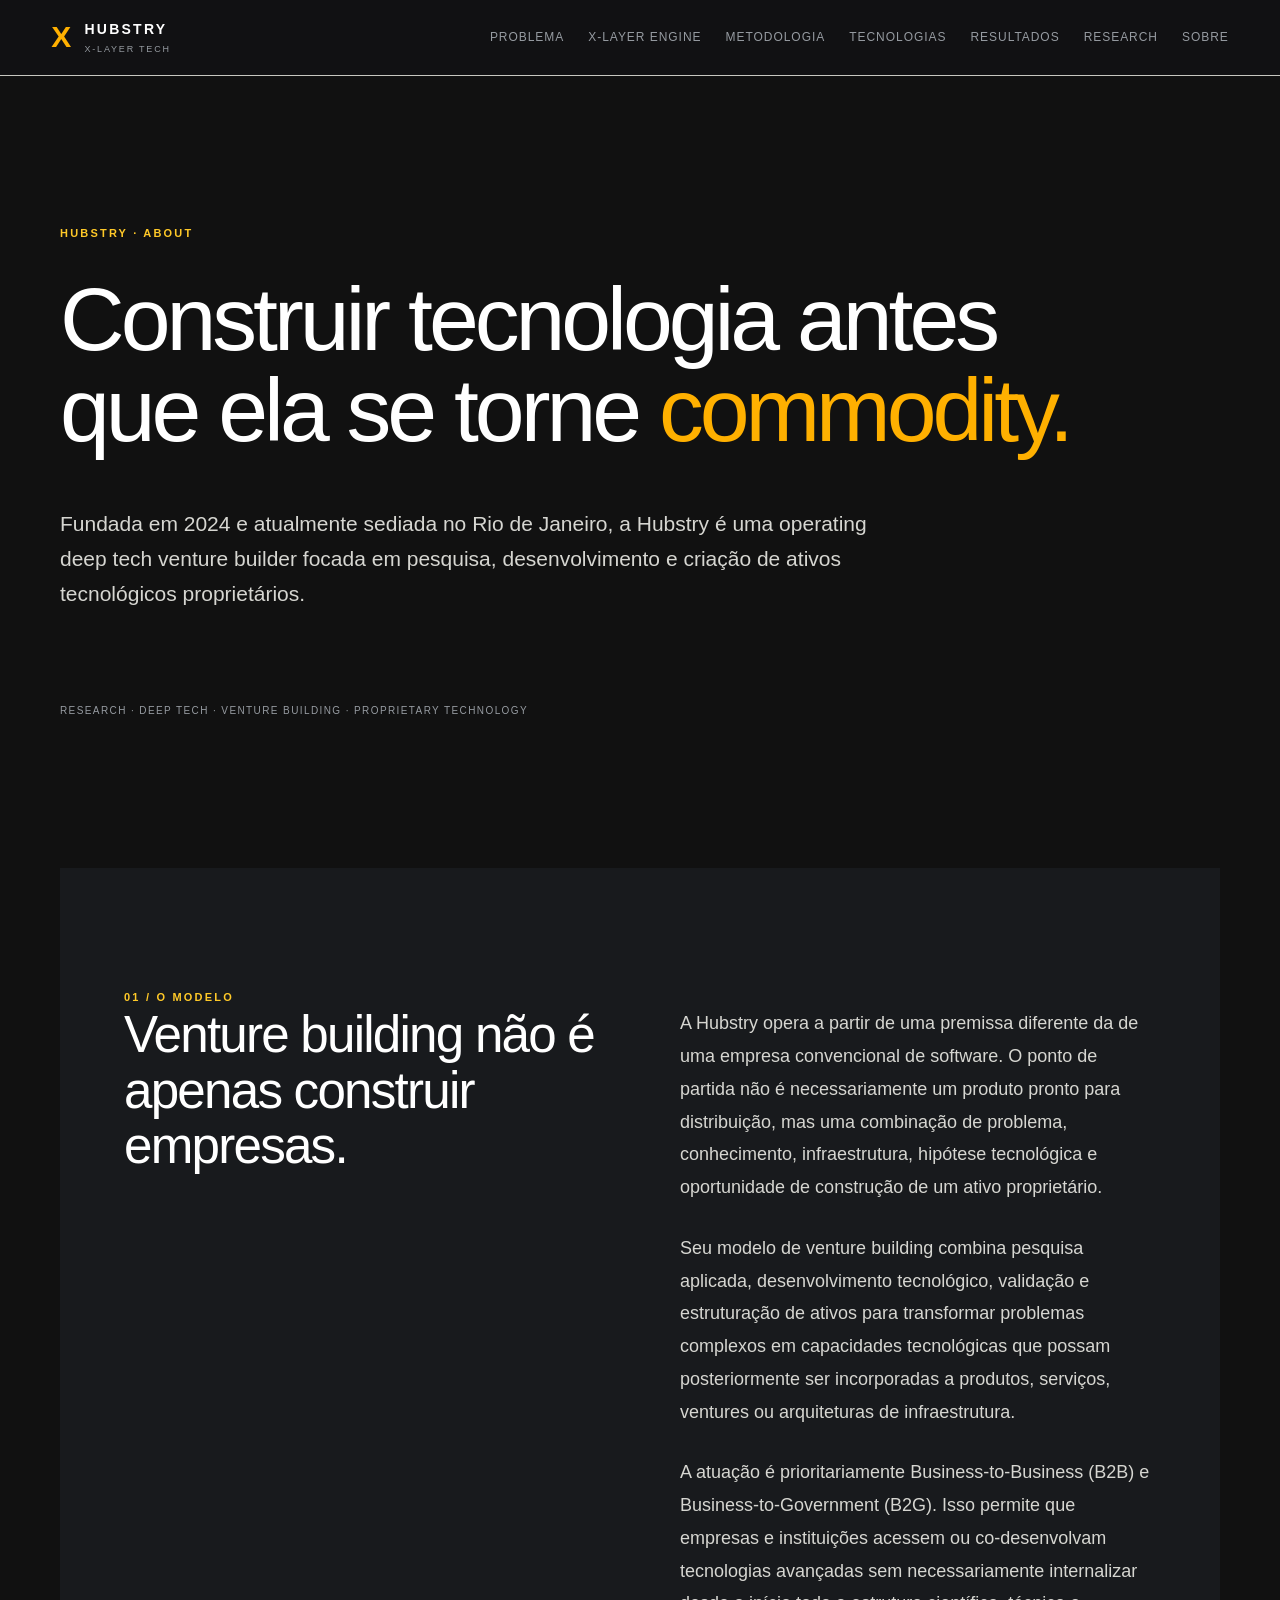
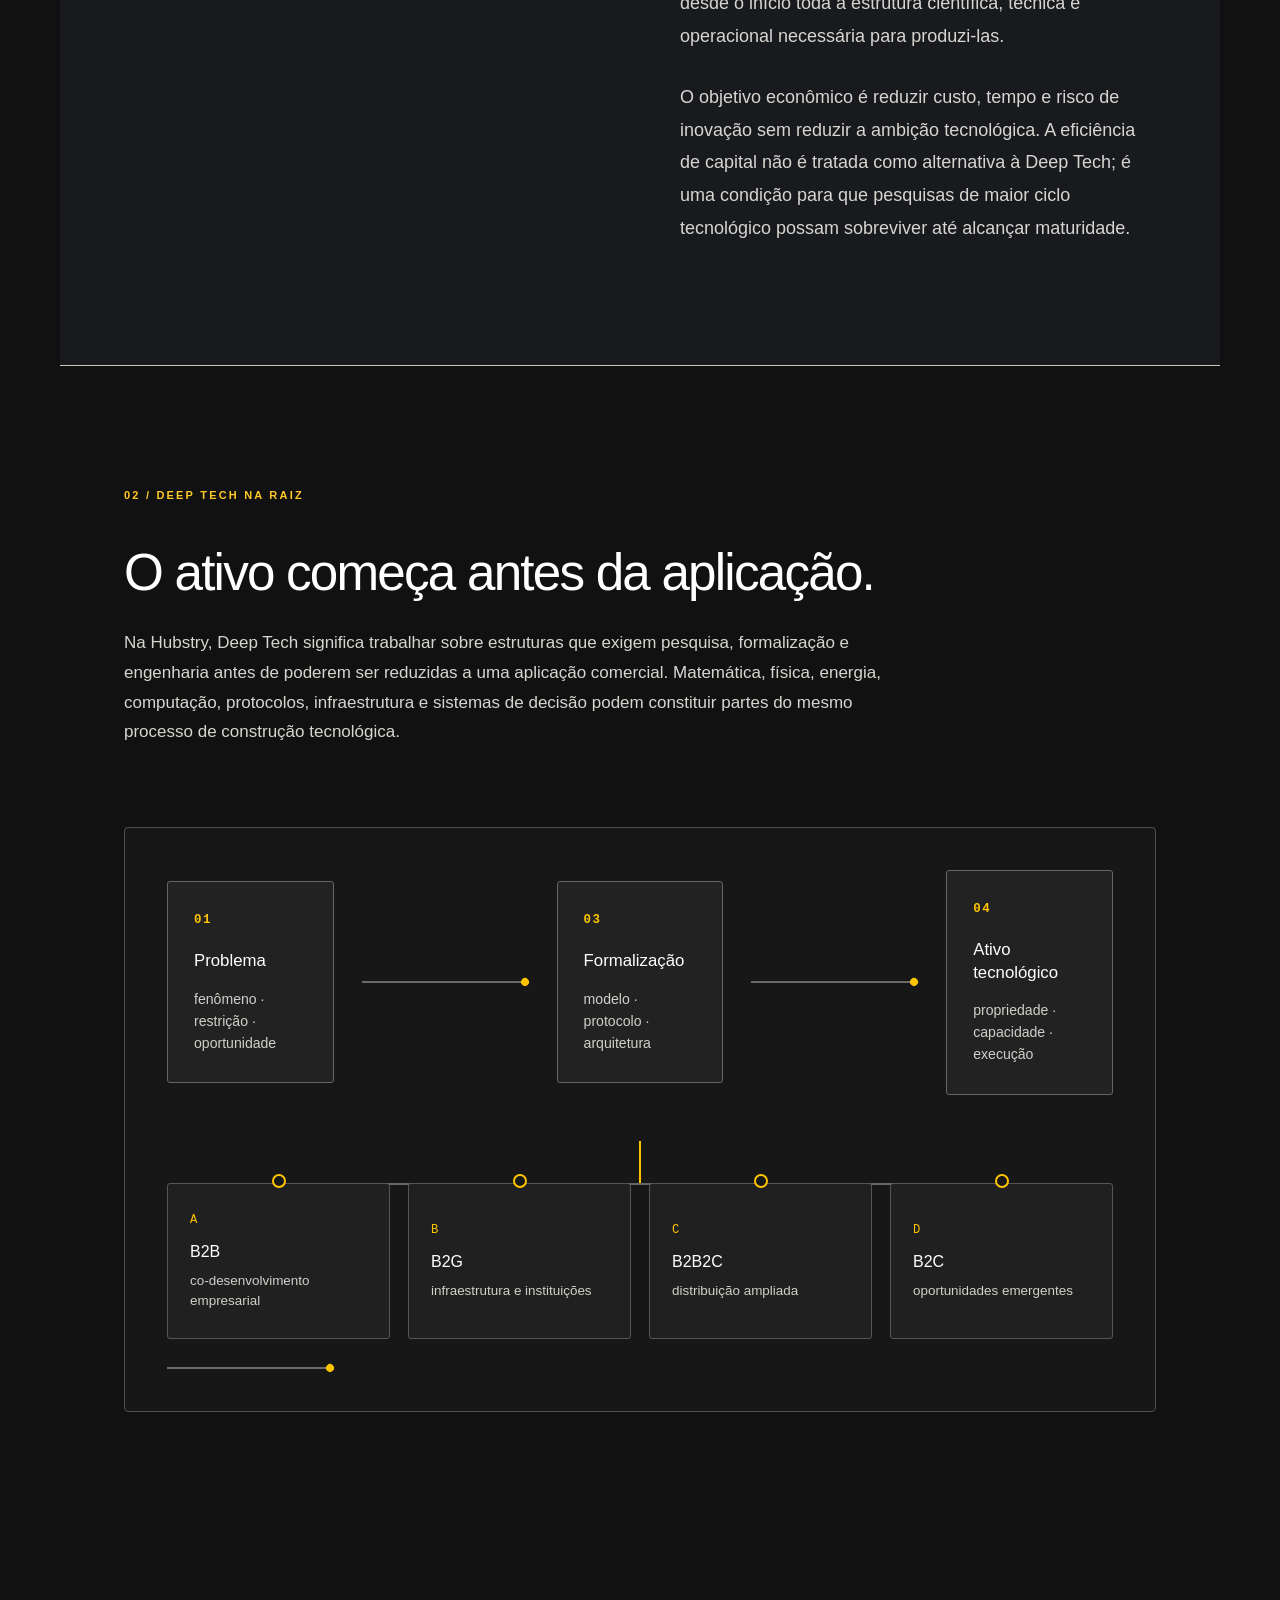
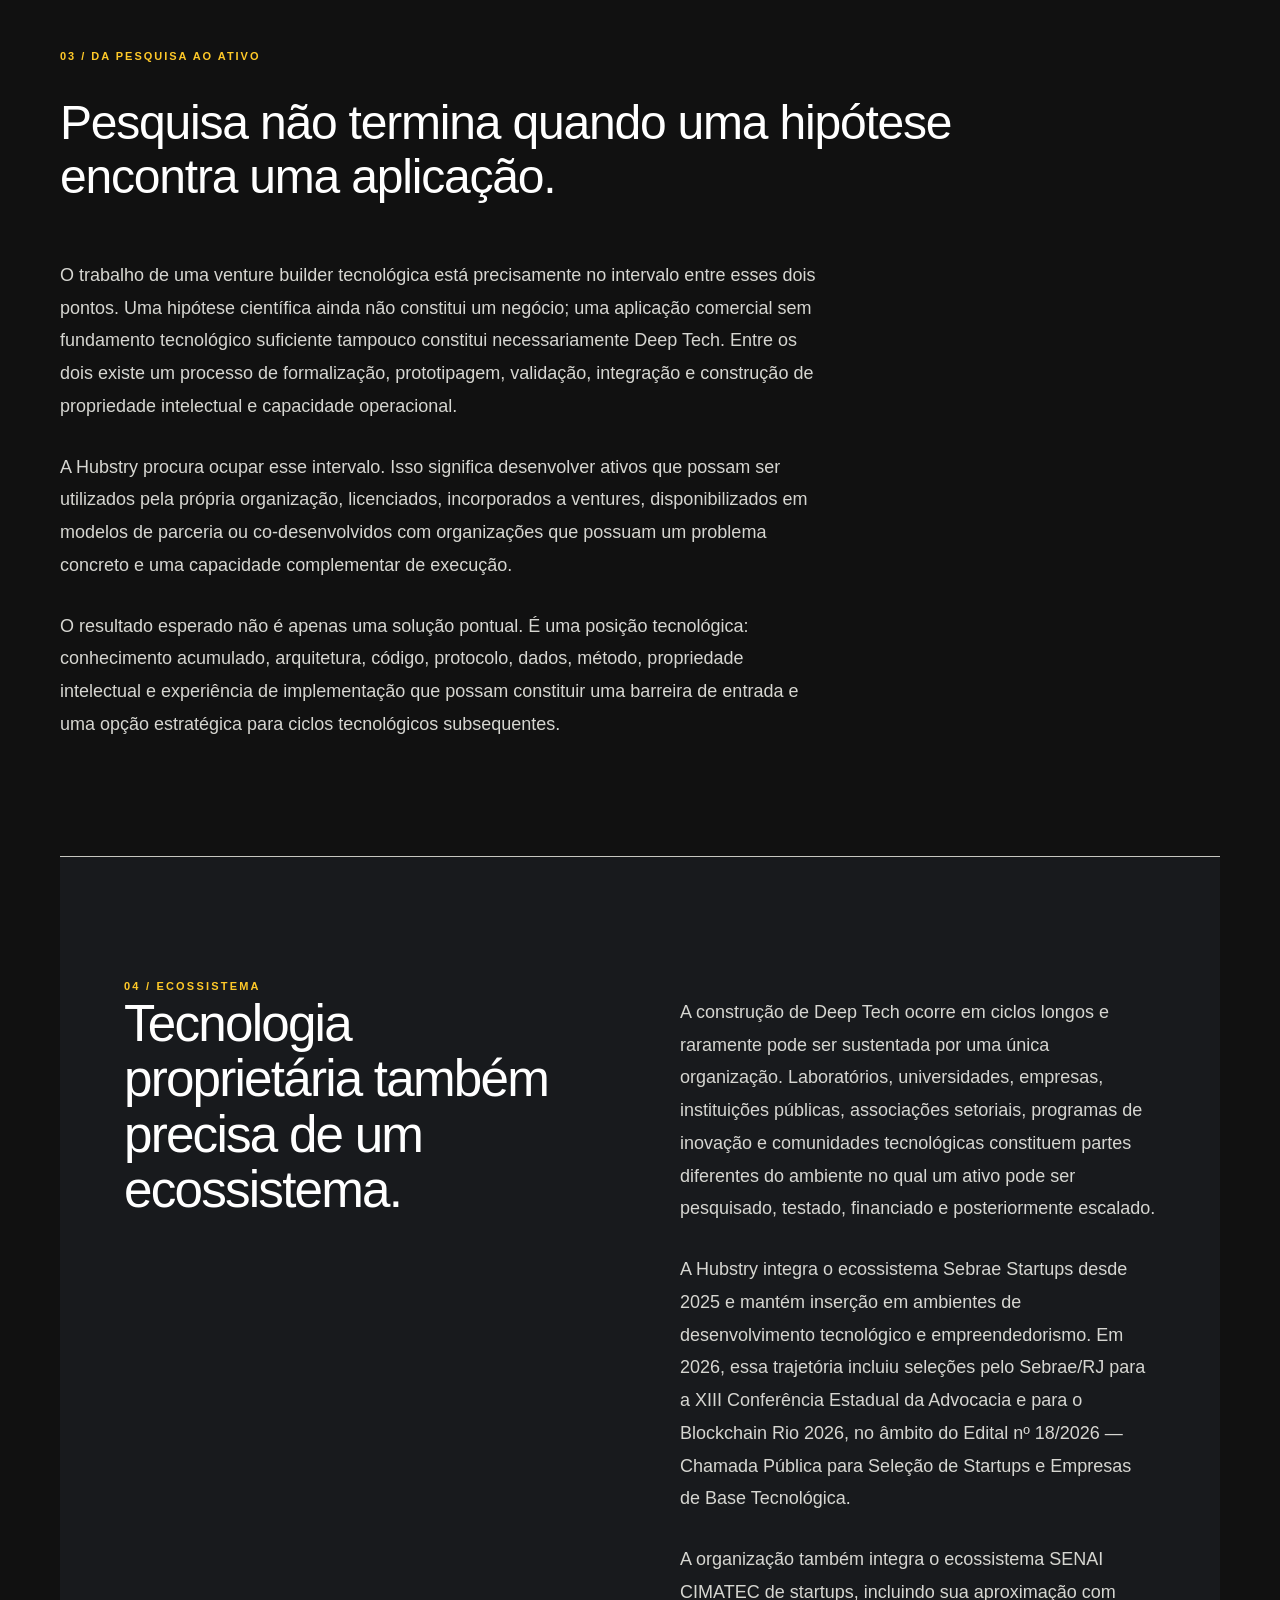
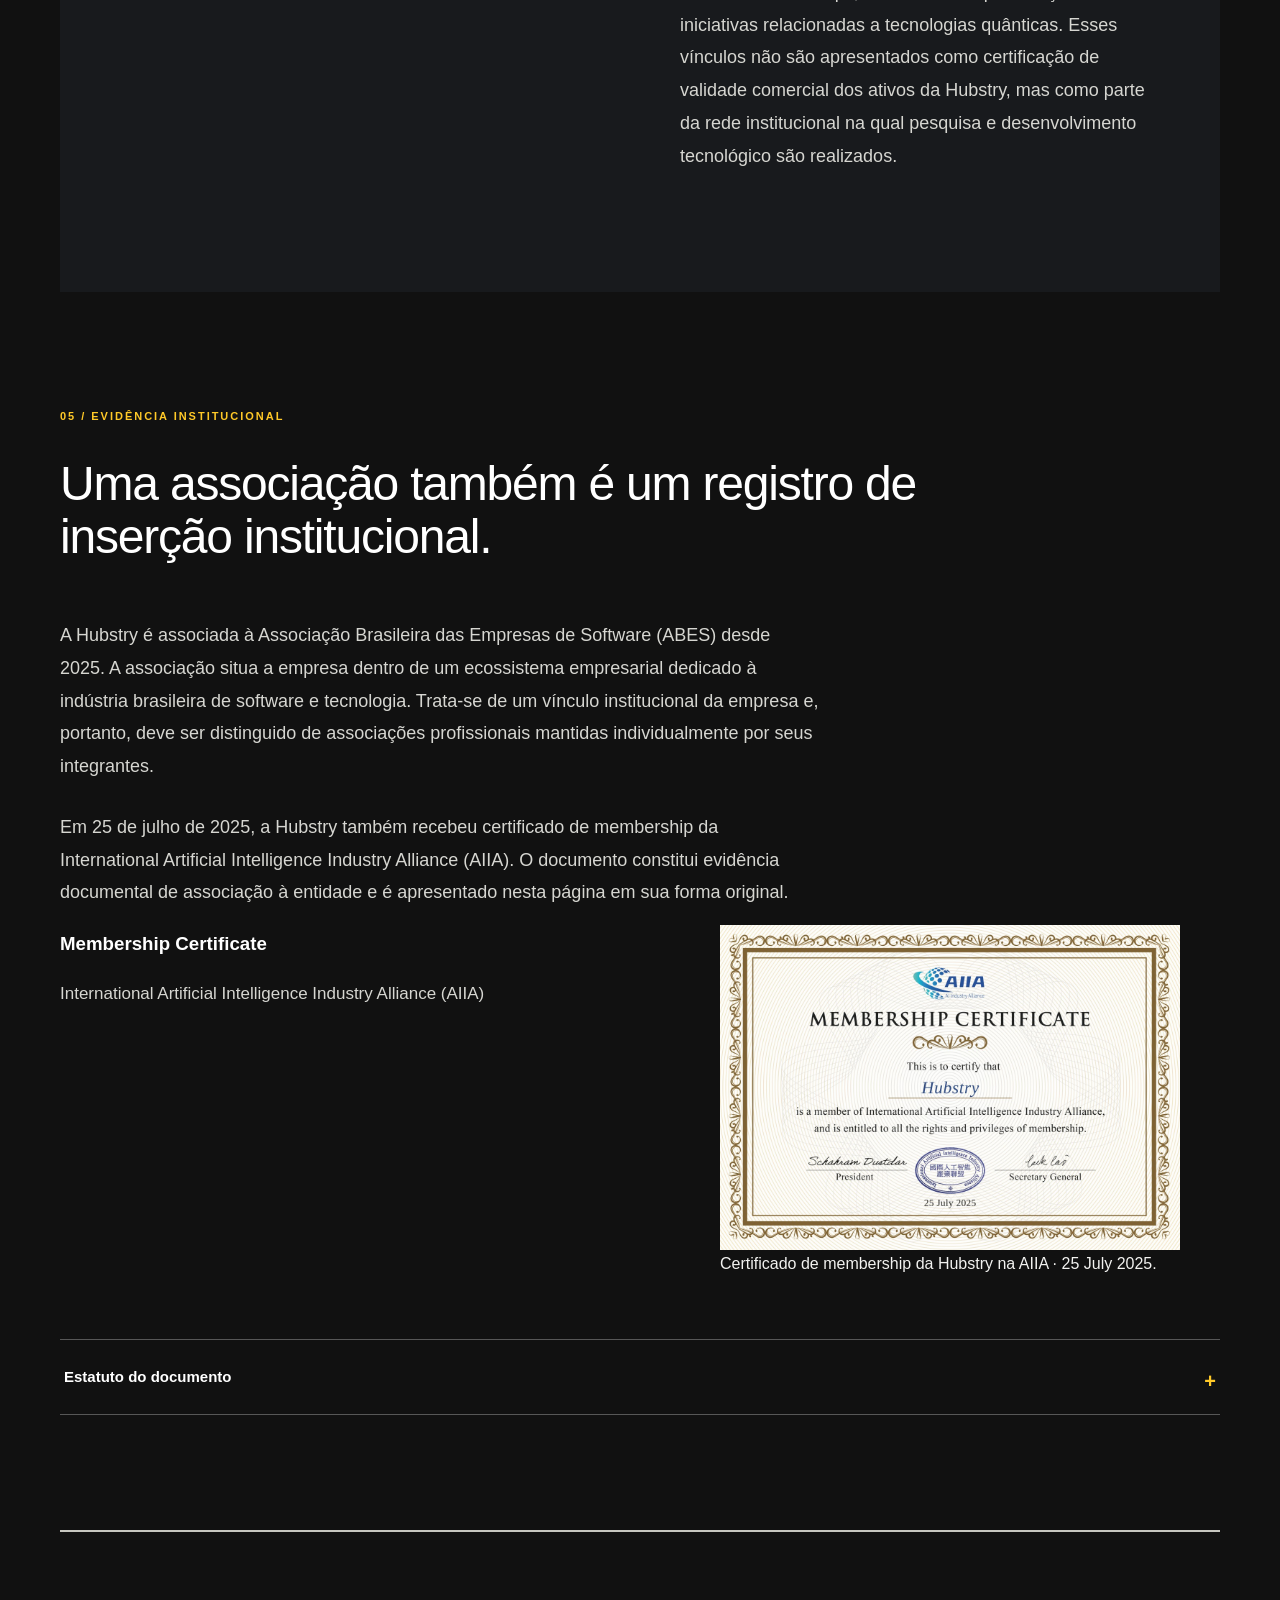
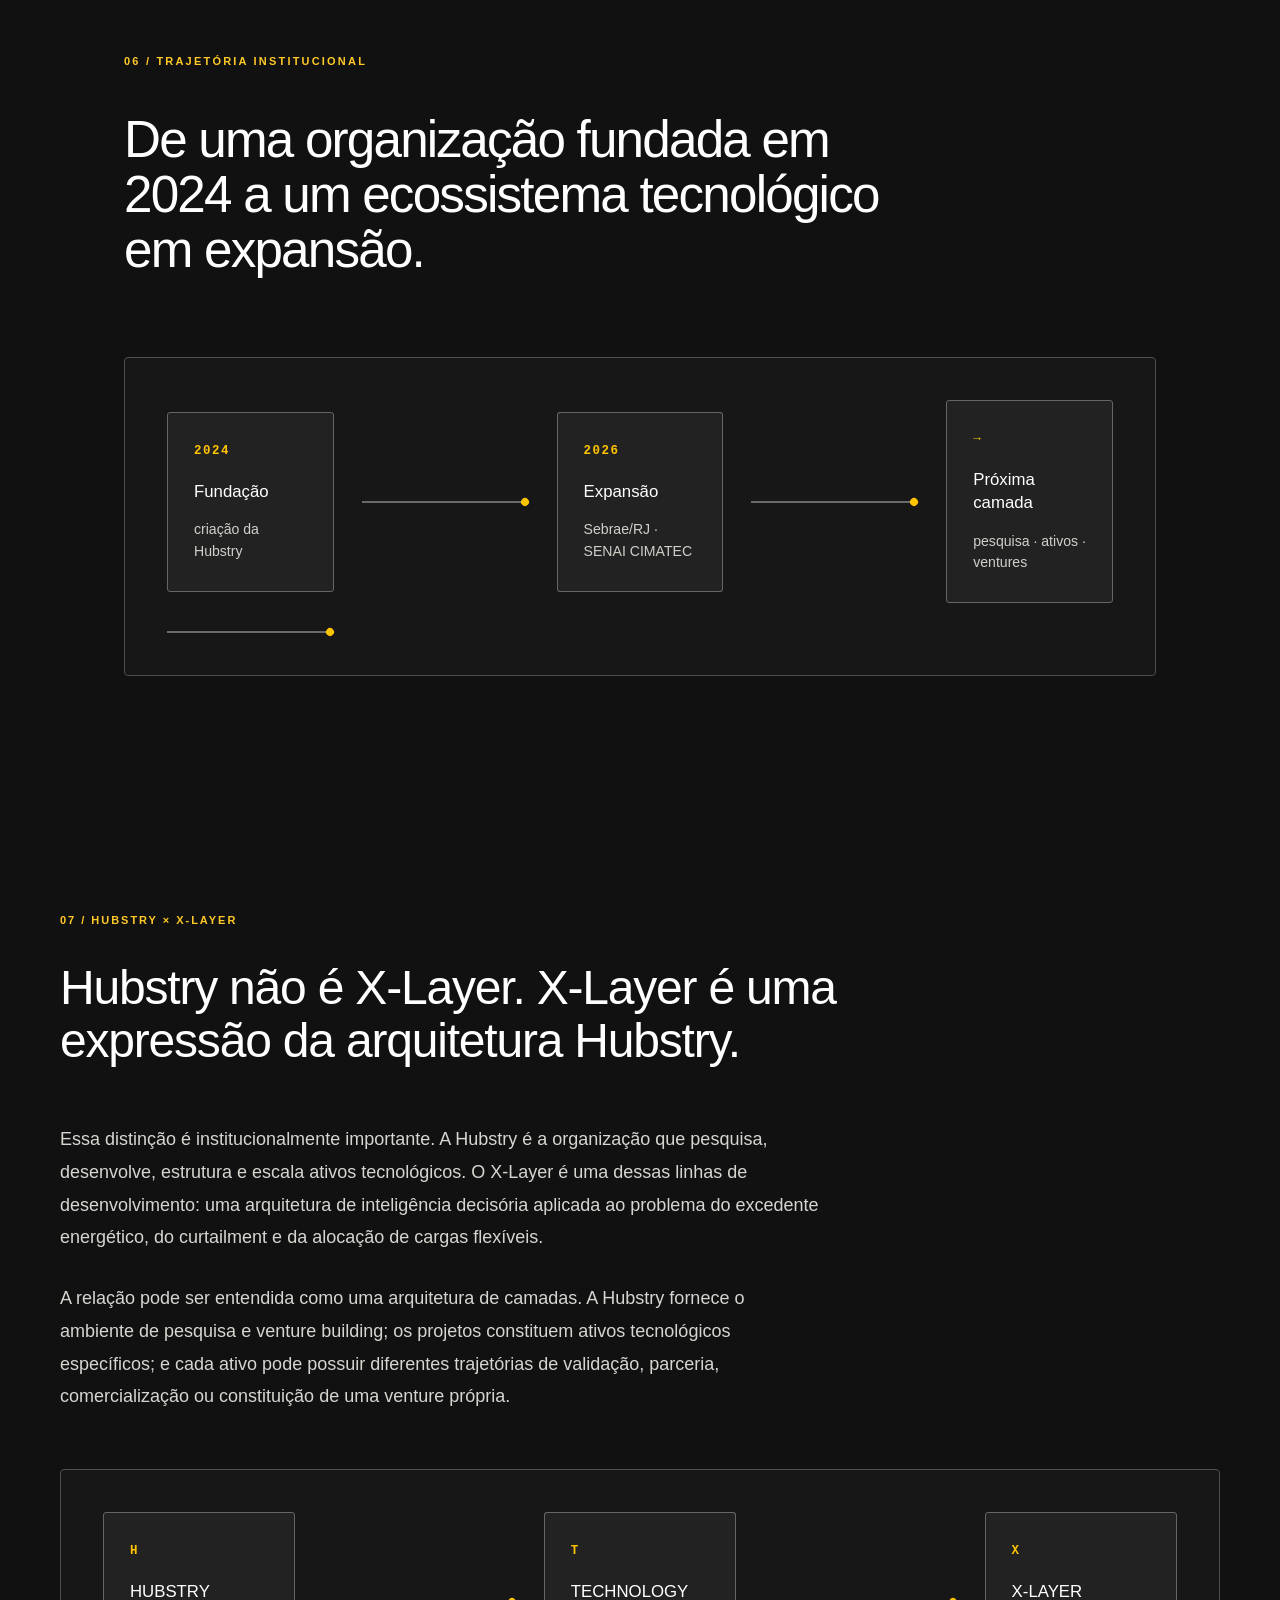
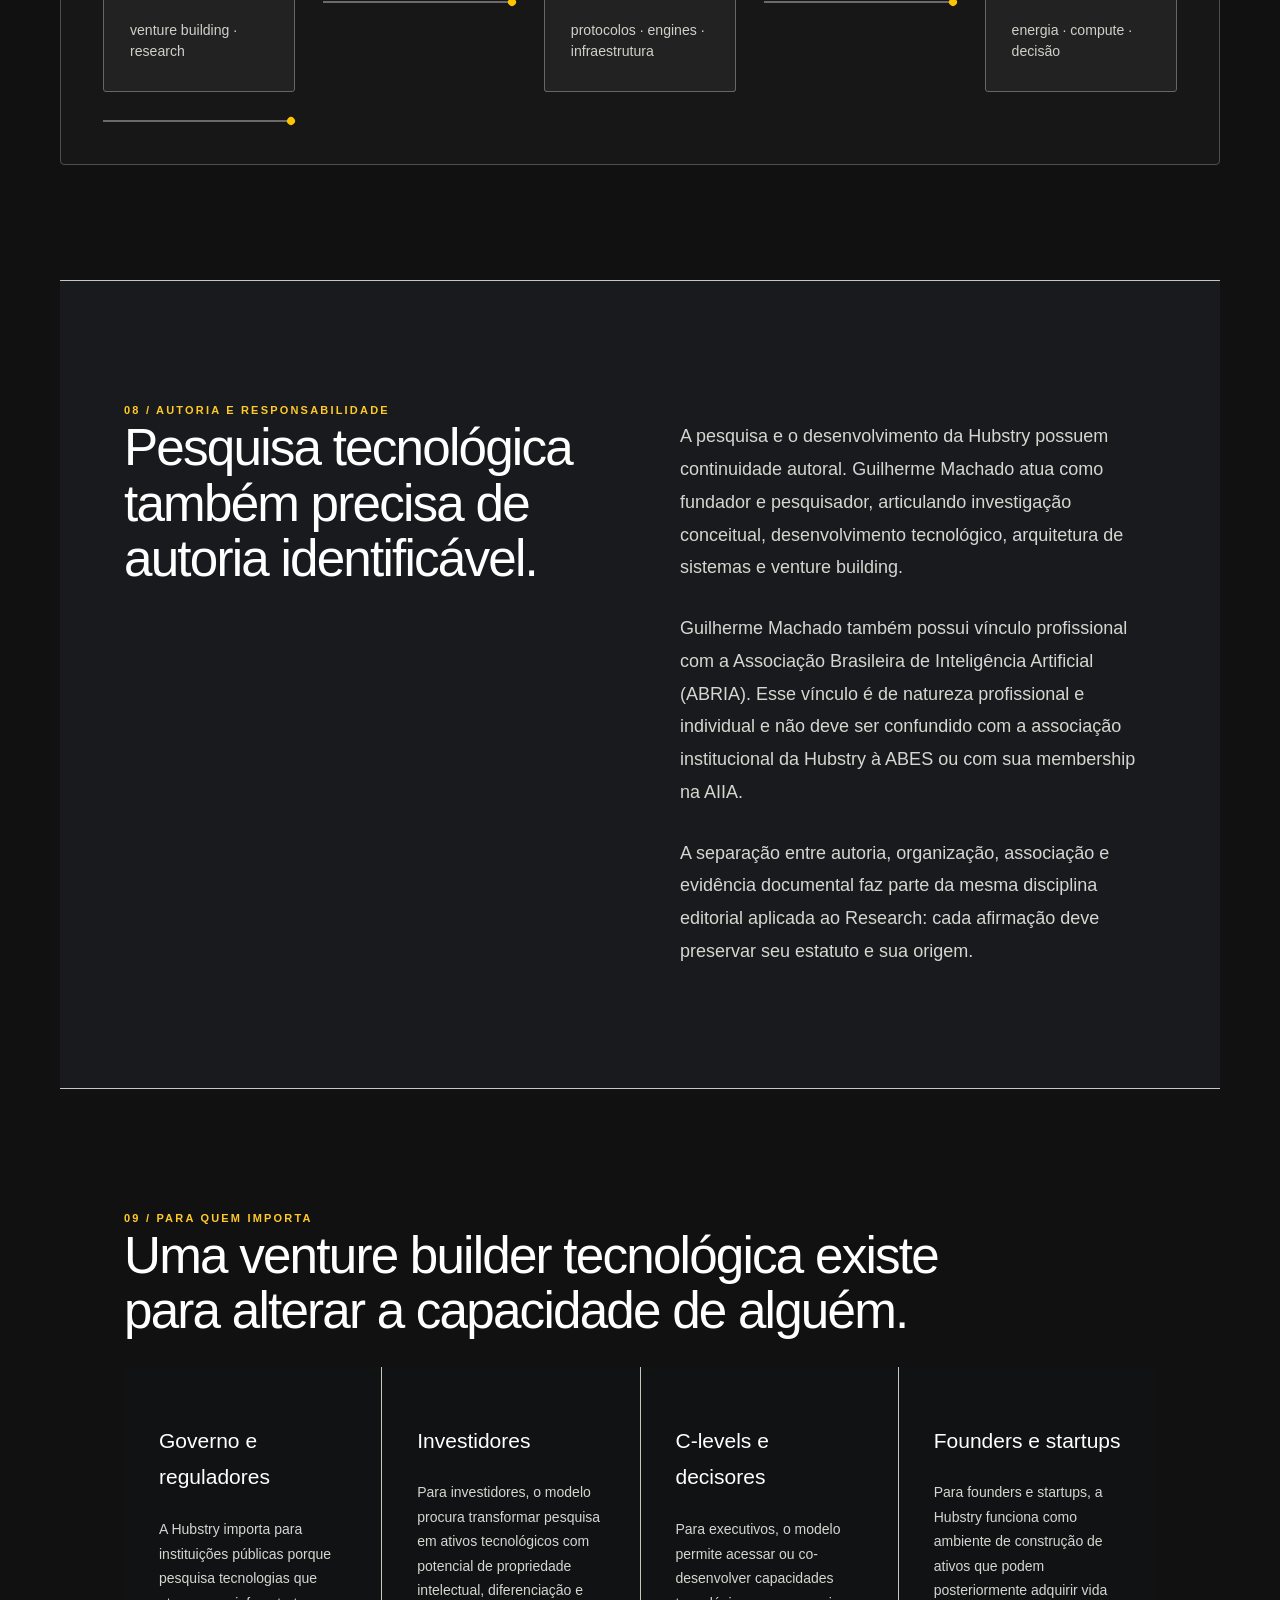
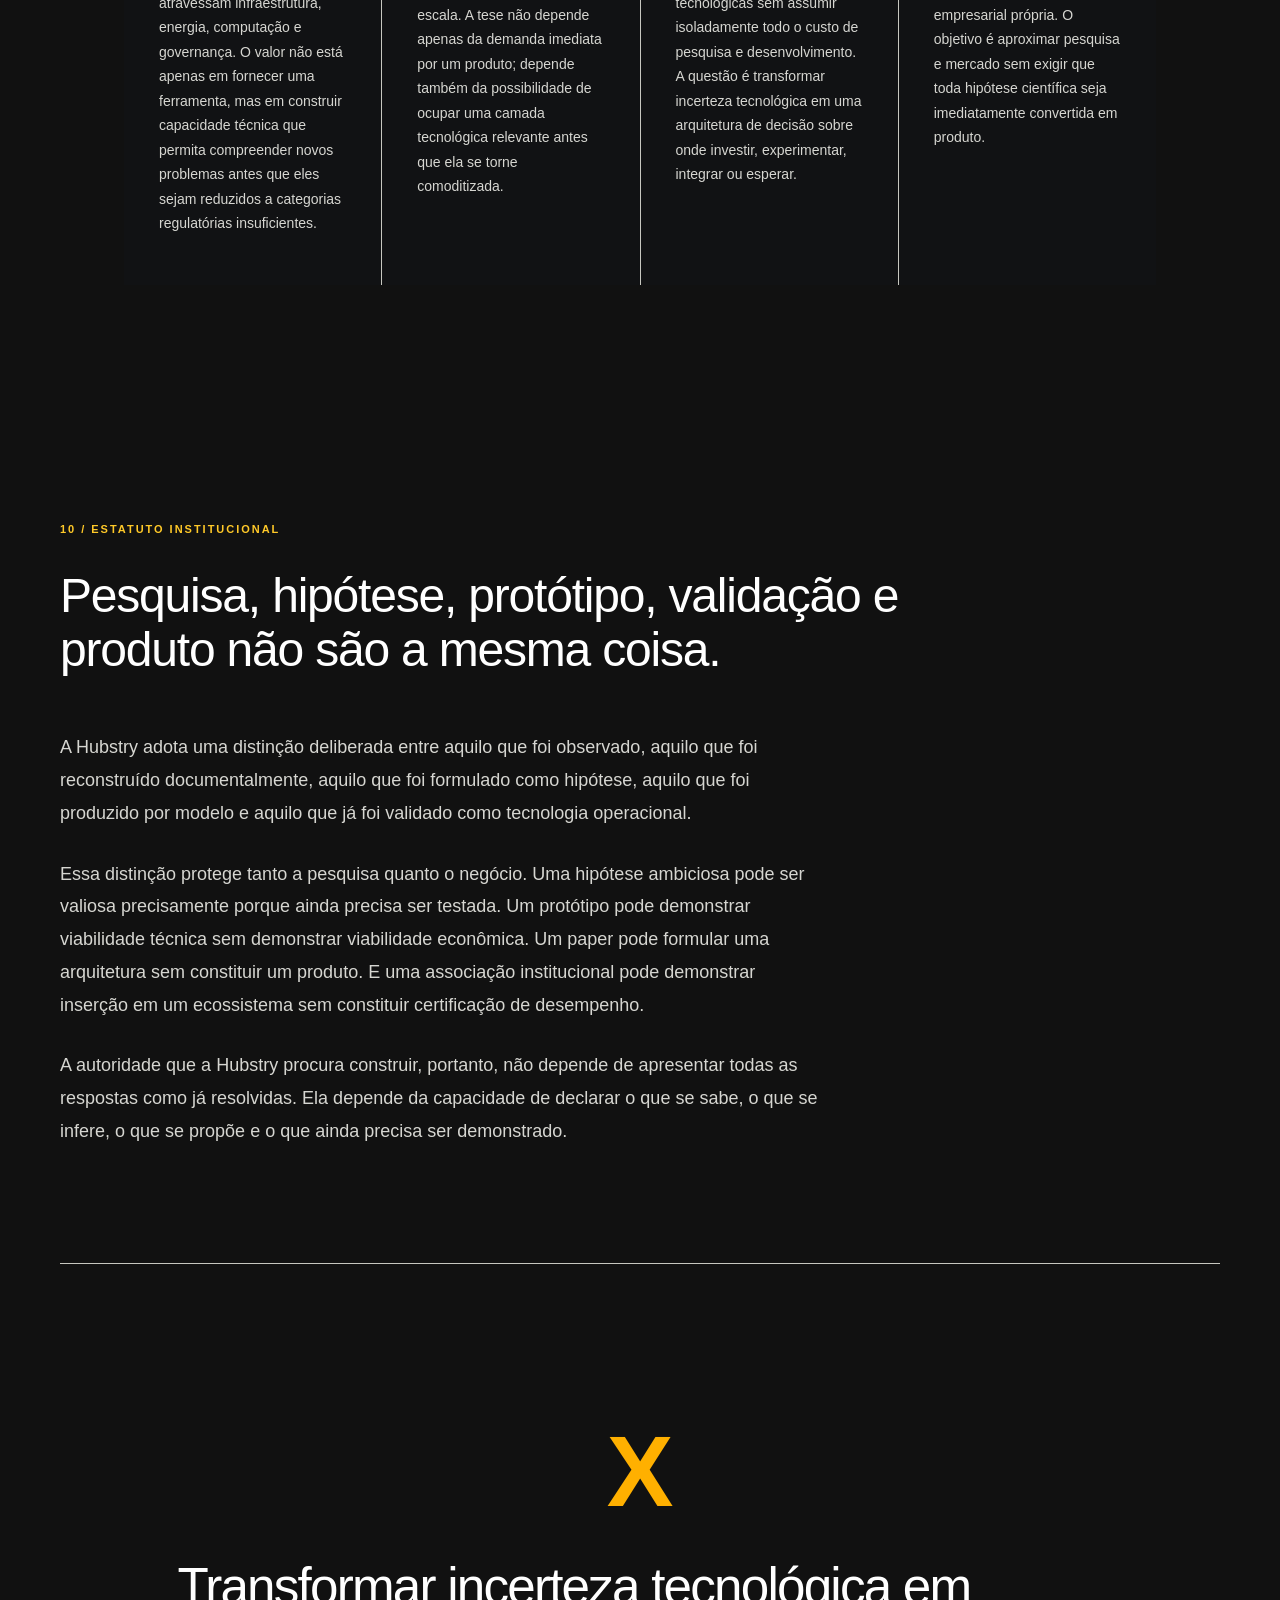
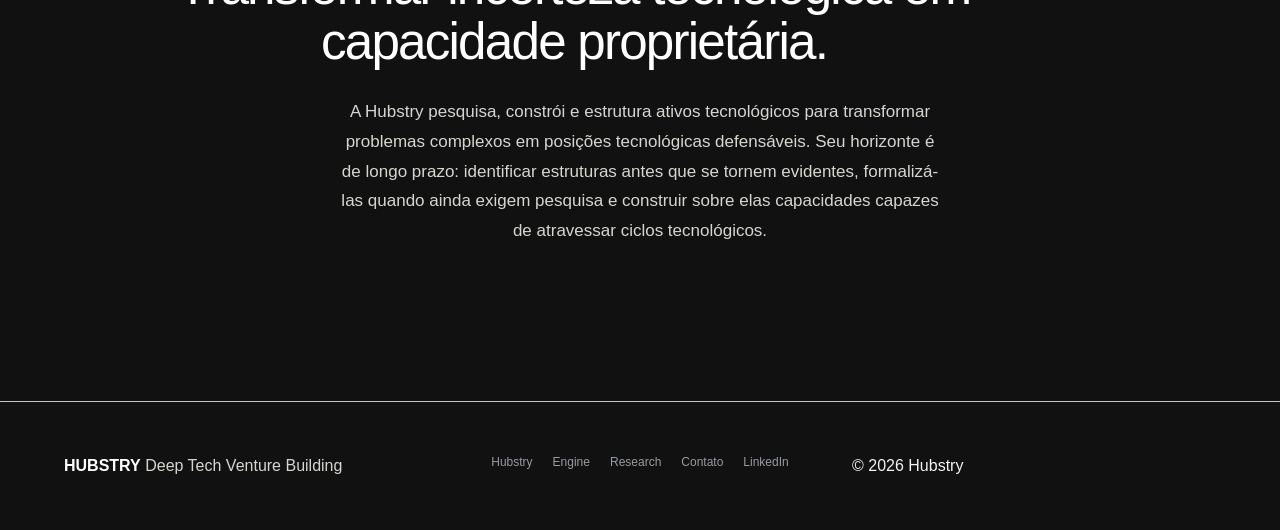
<file: sobre.html>
<!DOCTYPE html>
<html lang="pt-BR">

<head>
  <meta charset="UTF-8">
  <meta name="viewport" content="width=device-width, initial-scale=1.0">

  <title>Sobre | Hubstry</title>

  <meta name="description"
        content="Hubstry — operating deep tech venture builder focada em pesquisa, desenvolvimento e criação de ativos tecnológicos proprietários.">

  <link rel="stylesheet" href="css/style.css">
</head>

<body>

<header class="site-header">

  <a class="brand" href="index.html">
    <span class="brand-mark">X</span>

    <span>
      <strong>HUBSTRY</strong>
      <small>X-LAYER TECH</small>
    </span>
  </a>

  <nav>

    <a href="problema.html">Problema</a>
    <a href="engine.html">X-Layer Engine</a>
    <a href="metodologia.html">Metodologia</a>
    <a href="tecnologias.html">Tecnologias</a>
    <a href="resultados.html">Resultados</a>
    <a href="research.html">Research</a>
    <a href="sobre.html">Sobre</a>

  </nav>

  <button class="language-toggle"
          id="languageToggle"
          type="button"
          aria-label="Alternar idioma">

    <span class="active">PT</span>
    <span>EN</span>

  </button>

</header>


<main>


<!-- =========================================================
     01 / IDENTIDADE
========================================================= -->

<section class="hero">

  <div class="hero-kicker">
    HUBSTRY · ABOUT
  </div>

  <h1>
    Construir tecnologia
    antes que ela se torne
    <em>commodity.</em>
  </h1>

  <p class="hero-lead">
    Fundada em 2024 e atualmente sediada no Rio de Janeiro, a Hubstry é uma
    operating deep tech venture builder focada em pesquisa, desenvolvimento
    e criação de ativos tecnológicos proprietários.
  </p>

  <div class="hero-note">
    RESEARCH · DEEP TECH · VENTURE BUILDING · PROPRIETARY TECHNOLOGY
  </div>

</section>


<!-- =========================================================
     02 / O MODELO
========================================================= -->

<section class="prose-section">

  <div class="section-label">
    01 / O MODELO
  </div>

  <div class="prose-grid">

    <div>

      <h2>
        Venture building não é apenas
        construir empresas.
      </h2>

    </div>

    <div class="prose">

      <p>
        A Hubstry opera a partir de uma premissa diferente da de uma empresa
        convencional de software. O ponto de partida não é necessariamente
        um produto pronto para distribuição, mas uma combinação de problema,
        conhecimento, infraestrutura, hipótese tecnológica e oportunidade
        de construção de um ativo proprietário.
      </p>

      <p>
        Seu modelo de venture building combina pesquisa aplicada,
        desenvolvimento tecnológico, validação e estruturação de ativos para
        transformar problemas complexos em capacidades tecnológicas que possam
        posteriormente ser incorporadas a produtos, serviços, ventures ou
        arquiteturas de infraestrutura.
      </p>

      <p>
        A atuação é prioritariamente Business-to-Business (B2B) e
        Business-to-Government (B2G). Isso permite que empresas e instituições
        acessem ou co-desenvolvam tecnologias avançadas sem necessariamente
        internalizar desde o início toda a estrutura científica, técnica e
        operacional necessária para produzi-las.
      </p>

      <p>
        O objetivo econômico é reduzir custo, tempo e risco de inovação sem
        reduzir a ambição tecnológica. A eficiência de capital não é tratada
        como alternativa à Deep Tech; é uma condição para que pesquisas de
        maior ciclo tecnológico possam sobreviver até alcançar maturidade.
      </p>

    </div>

  </div>

</section>


<!-- =========================================================
     03 / DEEP TECH
========================================================= -->

<section class="diagram-section">

  <div class="section-label">
    02 / DEEP TECH NA RAIZ
  </div>

  <div class="diagram-intro">

    <h2>
      O ativo começa antes da aplicação.
    </h2>

    <p>
      Na Hubstry, Deep Tech significa trabalhar sobre estruturas que exigem
      pesquisa, formalização e engenharia antes de poderem ser reduzidas a
      uma aplicação comercial. Matemática, física, energia, computação,
      protocolos, infraestrutura e sistemas de decisão podem constituir
      partes do mesmo processo de construção tecnológica.
    </p>

  </div>


  <div class="energy-graph">

    <div class="graph-node source">

      <span class="node-index">01</span>

      <strong>Problema</strong>

      <small>
        fenômeno · restrição · oportunidade
      </small>

    </div>


    <div class="graph-line">
      <span></span>
    </div>


    <div class="graph-node system">

      <span class="node-index">02</span>

      <strong>Pesquisa</strong>

      <small>
        observação · teoria · evidência
      </small>

    </div>


    <div class="graph-line">
      <span></span>
    </div>


    <div class="graph-node system">

      <span class="node-index">03</span>

      <strong>Formalização</strong>

      <small>
        modelo · protocolo · arquitetura
      </small>

    </div>


    <div class="graph-line">
      <span></span>
    </div>


    <div class="graph-node restriction">

      <span class="node-index">04</span>

      <strong>Ativo tecnológico</strong>

      <small>
        propriedade · capacidade · execução
      </small>

    </div>


    <div class="graph-fork">

      <div class="fork-node">

        <span>A</span>

        <strong>B2B</strong>

        <small>
          co-desenvolvimento empresarial
        </small>

      </div>


      <div class="fork-node">

        <span>B</span>

        <strong>B2G</strong>

        <small>
          infraestrutura e instituições
        </small>

      </div>


      <div class="fork-node">

        <span>C</span>

        <strong>B2B2C</strong>

        <small>
          distribuição ampliada
        </small>

      </div>


      <div class="fork-node">

        <span>D</span>

        <strong>B2C</strong>

        <small>
          oportunidades emergentes
        </small>

      </div>

    </div>

  </div>

</section>


<!-- =========================================================
     04 / PESQUISA → VENTURE
========================================================= -->

<section class="essay-section">

  <div class="essay-index">
    03 / DA PESQUISA AO ATIVO
  </div>

  <h2>
    Pesquisa não termina quando
    uma hipótese encontra uma aplicação.
  </h2>

  <div class="prose">

    <p>
      O trabalho de uma venture builder tecnológica está precisamente no
      intervalo entre esses dois pontos. Uma hipótese científica ainda não
      constitui um negócio; uma aplicação comercial sem fundamento tecnológico
      suficiente tampouco constitui necessariamente Deep Tech. Entre os dois
      existe um processo de formalização, prototipagem, validação,
      integração e construção de propriedade intelectual e capacidade
      operacional.
    </p>

    <p>
      A Hubstry procura ocupar esse intervalo. Isso significa desenvolver
      ativos que possam ser utilizados pela própria organização, licenciados,
      incorporados a ventures, disponibilizados em modelos de parceria ou
      co-desenvolvidos com organizações que possuam um problema concreto e
      uma capacidade complementar de execução.
    </p>

    <p>
      O resultado esperado não é apenas uma solução pontual. É uma posição
      tecnológica: conhecimento acumulado, arquitetura, código, protocolo,
      dados, método, propriedade intelectual e experiência de implementação
      que possam constituir uma barreira de entrada e uma opção estratégica
      para ciclos tecnológicos subsequentes.
    </p>

  </div>

</section>


<!-- =========================================================
     05 / ECOSSISTEMA
========================================================= -->

<section class="prose-section">

  <div class="section-label">
    04 / ECOSSISTEMA
  </div>

  <div class="prose-grid">

    <div>

      <h2>
        Tecnologia proprietária também
        precisa de um ecossistema.
      </h2>

    </div>

    <div class="prose">

      <p>
        A construção de Deep Tech ocorre em ciclos longos e raramente pode
        ser sustentada por uma única organização. Laboratórios, universidades,
        empresas, instituições públicas, associações setoriais, programas de
        inovação e comunidades tecnológicas constituem partes diferentes do
        ambiente no qual um ativo pode ser pesquisado, testado, financiado e
        posteriormente escalado.
      </p>

      <p>
        A Hubstry integra o ecossistema Sebrae Startups desde 2025 e mantém
        inserção em ambientes de desenvolvimento tecnológico e
        empreendedorismo. Em 2026, essa trajetória incluiu seleções pelo
        Sebrae/RJ para a XIII Conferência Estadual da Advocacia e para o
        Blockchain Rio 2026, no âmbito do Edital nº 18/2026 — Chamada Pública
        para Seleção de Startups e Empresas de Base Tecnológica.
      </p>

      <p>
        A organização também integra o ecossistema SENAI CIMATEC de startups,
        incluindo sua aproximação com iniciativas relacionadas a tecnologias
        quânticas. Esses vínculos não são apresentados como certificação de
        validade comercial dos ativos da Hubstry, mas como parte da rede
        institucional na qual pesquisa e desenvolvimento tecnológico são
        realizados.
      </p>

    </div>

  </div>

</section>


<!-- =========================================================
     06 / AIIA
========================================================= -->

<section class="essay-section">

  <div class="essay-index">
    05 / EVIDÊNCIA INSTITUCIONAL
  </div>

  <h2>
    Uma associação também é um
    registro de inserção institucional.
  </h2>

  <div class="prose">

    <p>
      A Hubstry é associada à Associação Brasileira das Empresas de Software
      (ABES) desde 2025. A associação situa a empresa dentro de um ecossistema
      empresarial dedicado à indústria brasileira de software e tecnologia.
      Trata-se de um vínculo institucional da empresa e, portanto, deve ser
      distinguido de associações profissionais mantidas individualmente por
      seus integrantes.
    </p>

    <p>
      Em 25 de julho de 2025, a Hubstry também recebeu certificado de
      membership da International Artificial Intelligence Industry Alliance
      (AIIA). O documento constitui evidência documental de associação à
      entidade e é apresentado nesta página em sua forma original.
    </p>

  </div>


  <div class="prose-grid">

    <div>

      <h3>
        Membership Certificate
      </h3>

      <p>
        International Artificial Intelligence Industry Alliance (AIIA)
      </p>

    </div>


    <div>

      <figure>

        <img src="assets/aiia-membership.jpg"
             alt="Certificado de membership da Hubstry na International Artificial Intelligence Industry Alliance, datado de 25 de julho de 2025."
             style="width:100%; height:auto; display:block;">

        <figcaption>
          Certificado de membership da Hubstry na AIIA ·
          25 July 2025.
        </figcaption>

      </figure>

    </div>

  </div>


  <details class="editorial-accordion">

    <summary>
      Estatuto do documento
    </summary>

    <div class="accordion-content">

      <p>
        O certificado comprova a condição de membro indicada no próprio
        documento. Ele não deve ser interpretado como certificação de
        desempenho técnico, validação de produto, aprovação regulatória ou
        garantia comercial de qualquer tecnologia desenvolvida pela Hubstry.
      </p>

    </div>

  </details>

</section>


<!-- =========================================================
     07 / TRAJETÓRIA
========================================================= -->

<section class="diagram-section">

  <div class="section-label">
    06 / TRAJETÓRIA INSTITUCIONAL
  </div>

  <div class="diagram-intro">

    <h2>
      De uma organização fundada em 2024
      a um ecossistema tecnológico em expansão.
    </h2>

  </div>


  <div class="energy-graph">

    <div class="graph-node source">

      <span class="node-index">2024</span>

      <strong>Fundação</strong>

      <small>
        criação da Hubstry
      </small>

    </div>


    <div class="graph-line">
      <span></span>
    </div>


    <div class="graph-node system">

      <span class="node-index">2025</span>

      <strong>Ecossistema</strong>

      <small>
        Sebrae Startups · ABES · AIIA
      </small>

    </div>


    <div class="graph-line">
      <span></span>
    </div>


    <div class="graph-node system">

      <span class="node-index">2026</span>

      <strong>Expansão</strong>

      <small>
        Sebrae/RJ · SENAI CIMATEC
      </small>

    </div>


    <div class="graph-line">
      <span></span>
    </div>


    <div class="graph-node restriction">

      <span class="node-index">→</span>

      <strong>Próxima camada</strong>

      <small>
        pesquisa · ativos · ventures
      </small>

    </div>

  </div>

</section>


<!-- =========================================================
     08 / HUBSTRY × X-LAYER
========================================================= -->

<section class="essay-section">

  <div class="essay-index">
    07 / HUBSTRY × X-LAYER
  </div>

  <h2>
    Hubstry não é X-Layer.
    X-Layer é uma expressão da arquitetura Hubstry.
  </h2>

  <div class="prose">

    <p>
      Essa distinção é institucionalmente importante. A Hubstry é a
      organização que pesquisa, desenvolve, estrutura e escala ativos
      tecnológicos. O X-Layer é uma dessas linhas de desenvolvimento:
      uma arquitetura de inteligência decisória aplicada ao problema do
      excedente energético, do curtailment e da alocação de cargas flexíveis.
    </p>

    <p>
      A relação pode ser entendida como uma arquitetura de camadas. A Hubstry
      fornece o ambiente de pesquisa e venture building; os projetos
      constituem ativos tecnológicos específicos; e cada ativo pode possuir
      diferentes trajetórias de validação, parceria, comercialização ou
      constituição de uma venture própria.
    </p>

  </div>


  <div class="energy-graph">

    <div class="graph-node source">

      <span class="node-index">H</span>

      <strong>HUBSTRY</strong>

      <small>
        venture building · research
      </small>

    </div>


    <div class="graph-line">
      <span></span>
    </div>


    <div class="graph-node system">

      <span class="node-index">R</span>

      <strong>RESEARCH</strong>

      <small>
        conhecimento · hipóteses · evidência
      </small>

    </div>


    <div class="graph-line">
      <span></span>
    </div>


    <div class="graph-node system">

      <span class="node-index">T</span>

      <strong>TECHNOLOGY</strong>

      <small>
        protocolos · engines · infraestrutura
      </small>

    </div>


    <div class="graph-line">
      <span></span>
    </div>


    <div class="graph-node restriction">

      <span class="node-index">X</span>

      <strong>X-LAYER</strong>

      <small>
        energia · compute · decisão
      </small>

    </div>

  </div>

</section>


<!-- =========================================================
     09 / AUTORIA
========================================================= -->

<section class="prose-section">

  <div class="section-label">
    08 / AUTORIA E RESPONSABILIDADE
  </div>

  <div class="prose-grid">

    <div>

      <h2>
        Pesquisa tecnológica também
        precisa de autoria identificável.
      </h2>

    </div>

    <div class="prose">

      <p>
        A pesquisa e o desenvolvimento da Hubstry possuem continuidade
        autoral. Guilherme Machado atua como fundador e pesquisador,
        articulando investigação conceitual, desenvolvimento tecnológico,
        arquitetura de sistemas e venture building.
      </p>

      <p>
        Guilherme Machado também possui vínculo profissional com a Associação
        Brasileira de Inteligência Artificial (ABRIA). Esse vínculo é de
        natureza profissional e individual e não deve ser confundido com a
        associação institucional da Hubstry à ABES ou com sua membership na
        AIIA.
      </p>

      <p>
        A separação entre autoria, organização, associação e evidência
        documental faz parte da mesma disciplina editorial aplicada ao
        Research: cada afirmação deve preservar seu estatuto e sua origem.
      </p>

    </div>

  </div>

</section>


<!-- =========================================================
     10 / PARA QUEM IMPORTA
========================================================= -->

<section class="stakeholders-section">

  <div class="section-label">
    09 / PARA QUEM IMPORTA
  </div>

  <h2>
    Uma venture builder tecnológica
    existe para alterar a capacidade de alguém.
  </h2>


  <div class="stakeholder-grid">

    <article>

      <h3>
        Governo e reguladores
      </h3>

      <p>
        A Hubstry importa para instituições públicas porque pesquisa
        tecnologias que atravessam infraestrutura, energia, computação e
        governança. O valor não está apenas em fornecer uma ferramenta, mas
        em construir capacidade técnica que permita compreender novos
        problemas antes que eles sejam reduzidos a categorias regulatórias
        insuficientes.
      </p>

    </article>


    <article>

      <h3>
        Investidores
      </h3>

      <p>
        Para investidores, o modelo procura transformar pesquisa em ativos
        tecnológicos com potencial de propriedade intelectual, diferenciação
        e escala. A tese não depende apenas da demanda imediata por um
        produto; depende também da possibilidade de ocupar uma camada
        tecnológica relevante antes que ela se torne comoditizada.
      </p>

    </article>


    <article>

      <h3>
        C-levels e decisores
      </h3>

      <p>
        Para executivos, o modelo permite acessar ou co-desenvolver capacidades
        tecnológicas sem assumir isoladamente todo o custo de pesquisa e
        desenvolvimento. A questão é transformar incerteza tecnológica em
        uma arquitetura de decisão sobre onde investir, experimentar,
        integrar ou esperar.
      </p>

    </article>


    <article>

      <h3>
        Founders e startups
      </h3>

      <p>
        Para founders e startups, a Hubstry funciona como ambiente de
        construção de ativos que podem posteriormente adquirir vida
        empresarial própria. O objetivo é aproximar pesquisa e mercado sem
        exigir que toda hipótese científica seja imediatamente convertida
        em produto.
      </p>

    </article>

  </div>

</section>


<!-- =========================================================
     11 / ESTATUTO
========================================================= -->

<section class="essay-section">

  <div class="essay-index">
    10 / ESTATUTO INSTITUCIONAL
  </div>

  <h2>
    Pesquisa, hipótese, protótipo,
    validação e produto não são a mesma coisa.
  </h2>

  <div class="prose">

    <p>
      A Hubstry adota uma distinção deliberada entre aquilo que foi observado,
      aquilo que foi reconstruído documentalmente, aquilo que foi formulado
      como hipótese, aquilo que foi produzido por modelo e aquilo que já foi
      validado como tecnologia operacional.
    </p>

    <p>
      Essa distinção protege tanto a pesquisa quanto o negócio. Uma hipótese
      ambiciosa pode ser valiosa precisamente porque ainda precisa ser testada.
      Um protótipo pode demonstrar viabilidade técnica sem demonstrar
      viabilidade econômica. Um paper pode formular uma arquitetura sem
      constituir um produto. E uma associação institucional pode demonstrar
      inserção em um ecossistema sem constituir certificação de desempenho.
    </p>

    <p>
      A autoridade que a Hubstry procura construir, portanto, não depende de
      apresentar todas as respostas como já resolvidas. Ela depende da
      capacidade de declarar o que se sabe, o que se infere, o que se propõe
      e o que ainda precisa ser demonstrado.
    </p>

  </div>

</section>


<!-- =========================================================
     FECHAMENTO
========================================================= -->

<section class="closing-section">

  <div class="closing-mark">
    X
  </div>

  <h2>
    Transformar incerteza tecnológica
    em capacidade proprietária.
  </h2>

  <p>
    A Hubstry pesquisa, constrói e estrutura ativos tecnológicos para
    transformar problemas complexos em posições tecnológicas defensáveis.
    Seu horizonte é de longo prazo: identificar estruturas antes que se
    tornem evidentes, formalizá-las quando ainda exigem pesquisa e construir
    sobre elas capacidades capazes de atravessar ciclos tecnológicos.
  </p>

</section>


</main>


<footer class="site-footer">

  <div>
    <strong>HUBSTRY</strong>
    <span>Deep Tech Venture Building</span>
  </div>

  <div class="footer-links">
    <a href="https://www.hubstry.dev" target="_blank" rel="noopener">Hubstry</a>
    <a href="https://github.com/Hubstry-DeepTech/hubstry-xlayer-engine" target="_blank" rel="noopener">Engine</a>
    <a href="research.html">Research</a>
    <a href="mailto:guilhermemachado.ceo@hubstry.dev">Contato</a>
    <a href="https://www.linkedin.com/in/guilhermegoncalvesmachado/" target="_blank" rel="noopener">LinkedIn</a>
  </div>

  <div class="copyright">
    © 2026 Hubstry
  </div>

</footer>


<script src="js/main.js"></script>

</body>
</html>
</file>
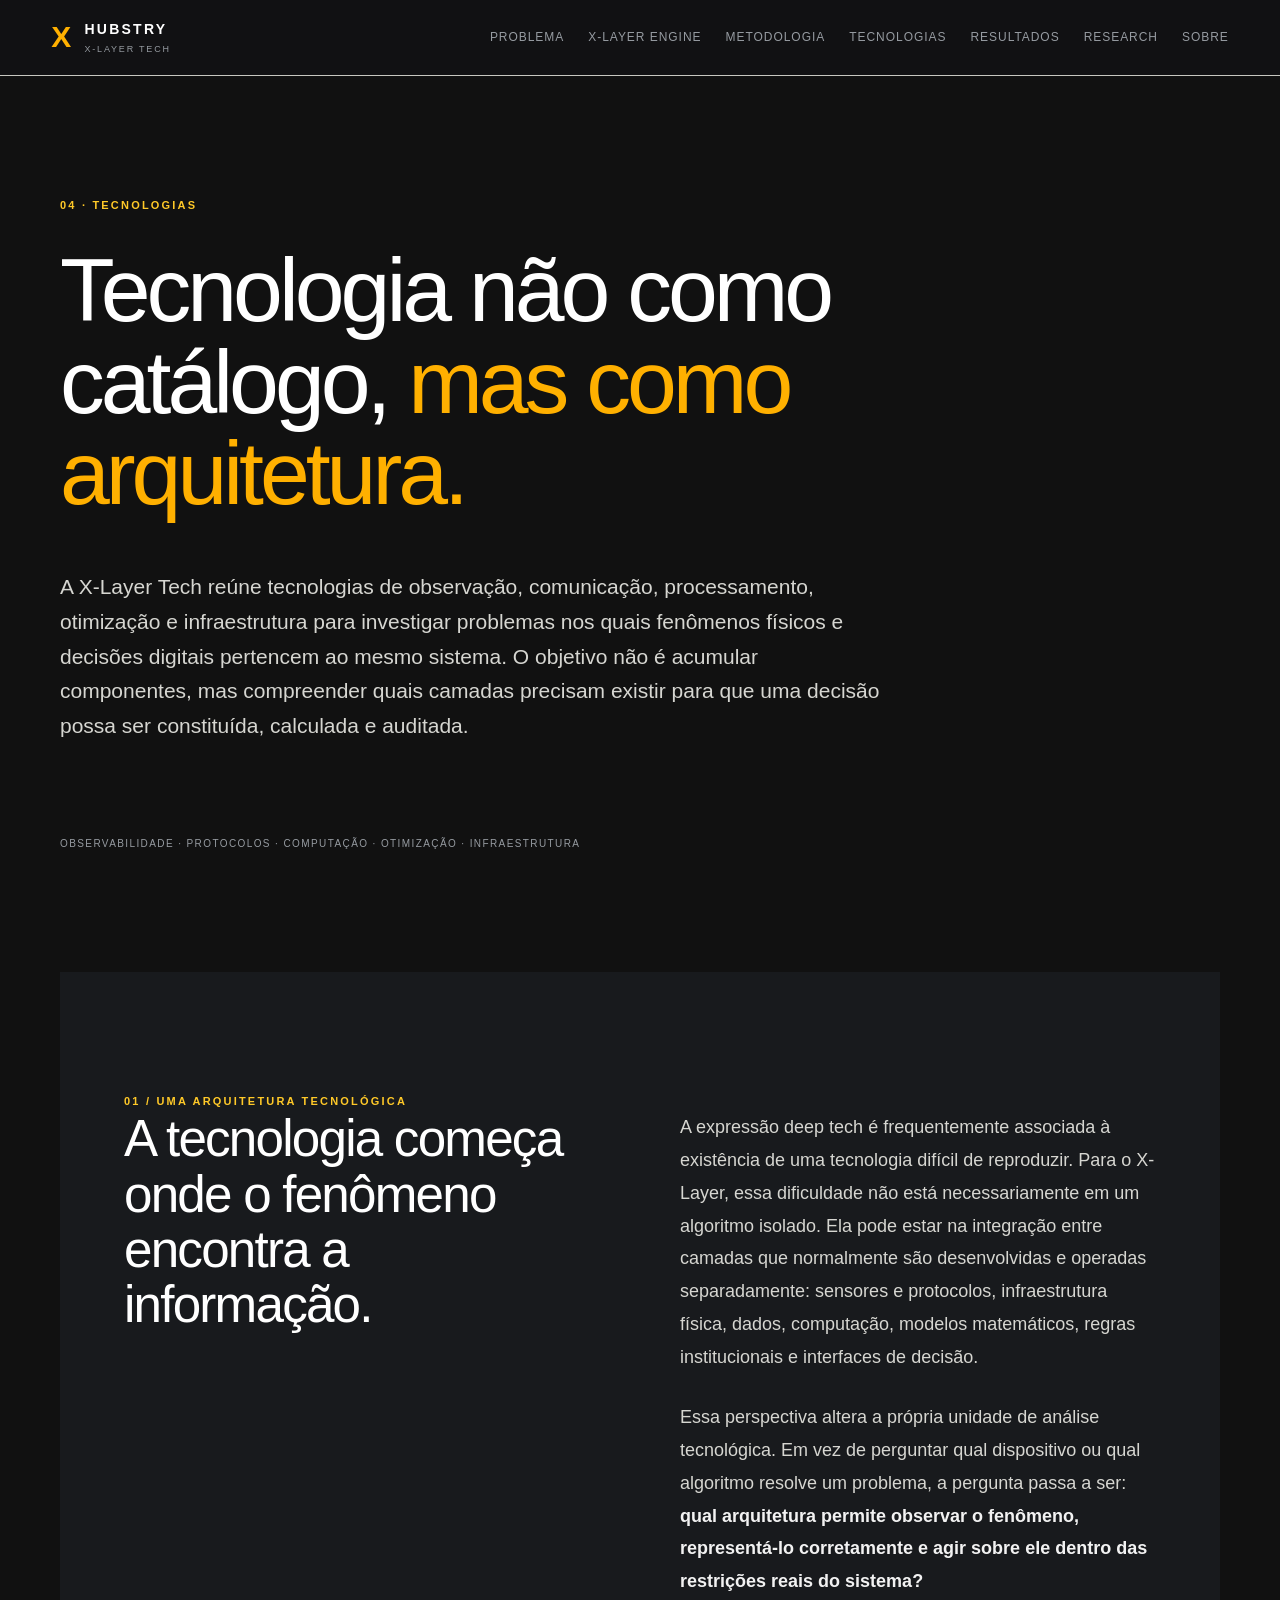
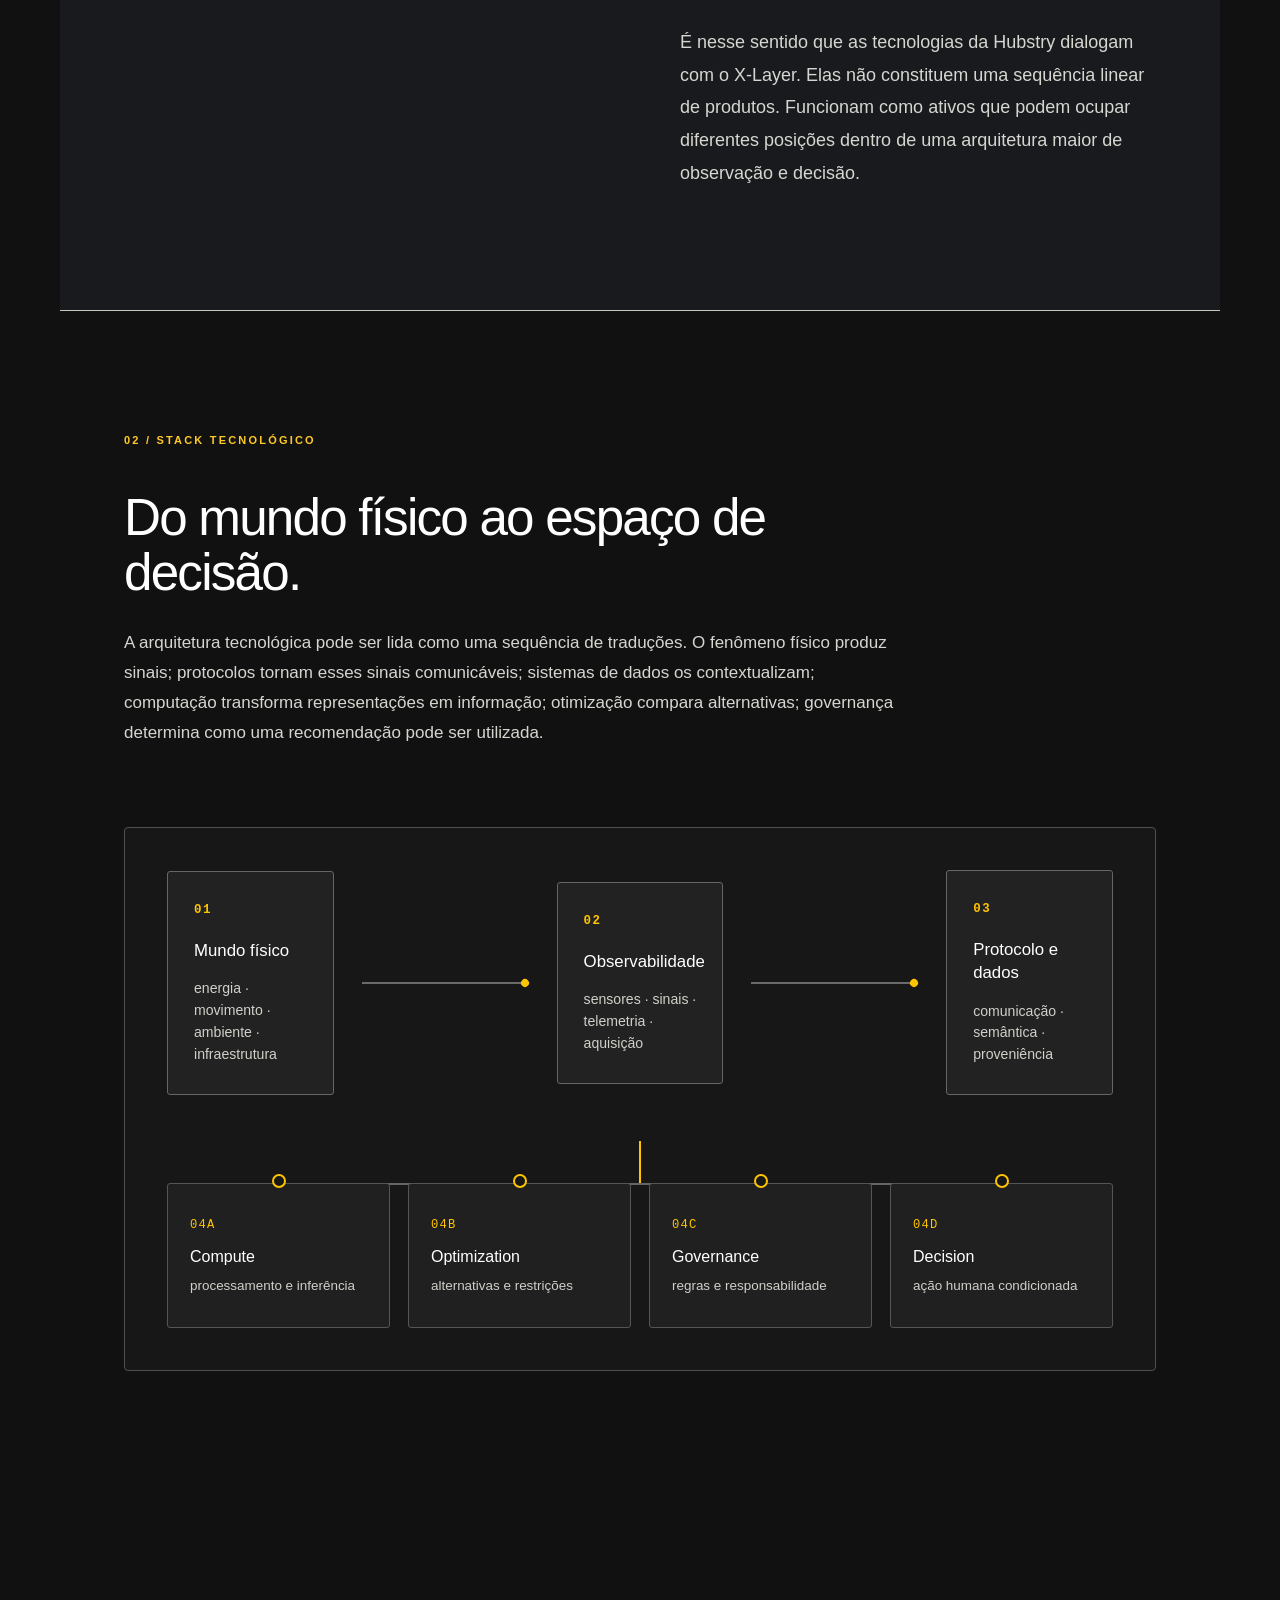
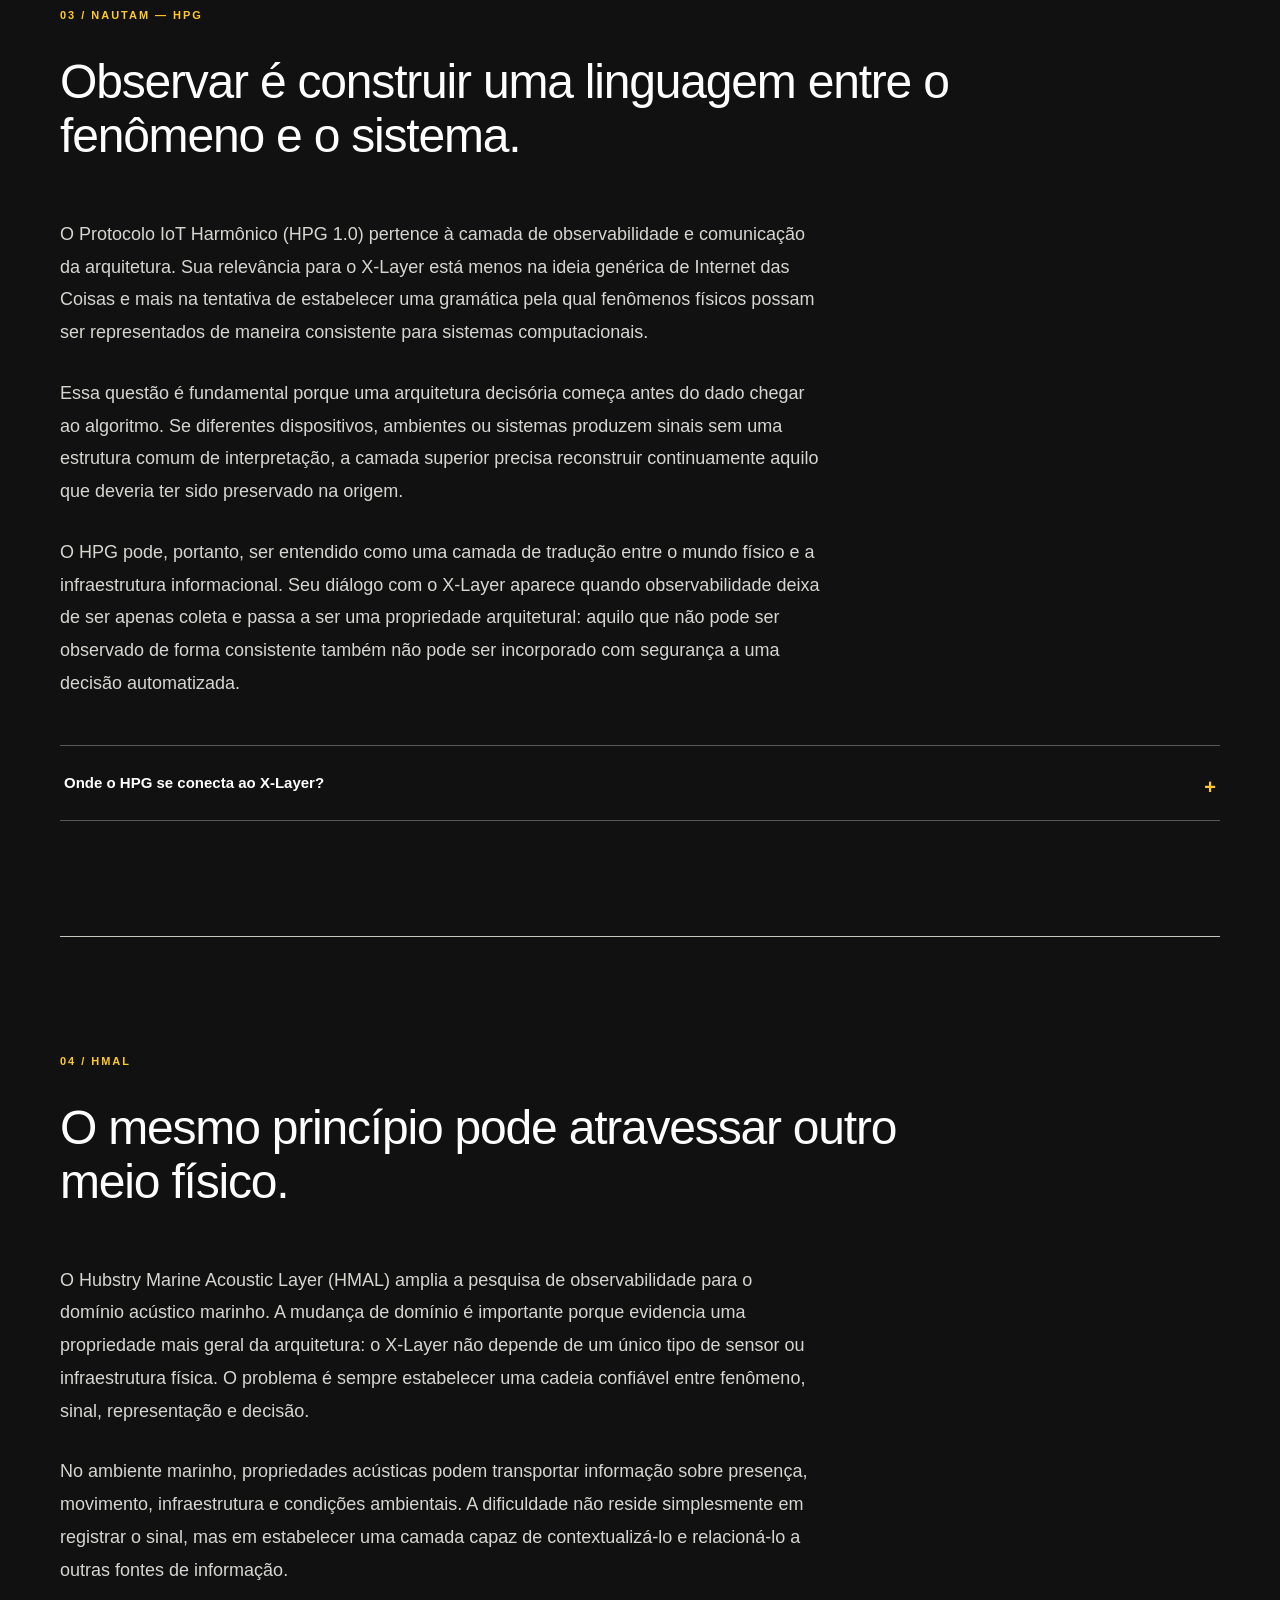
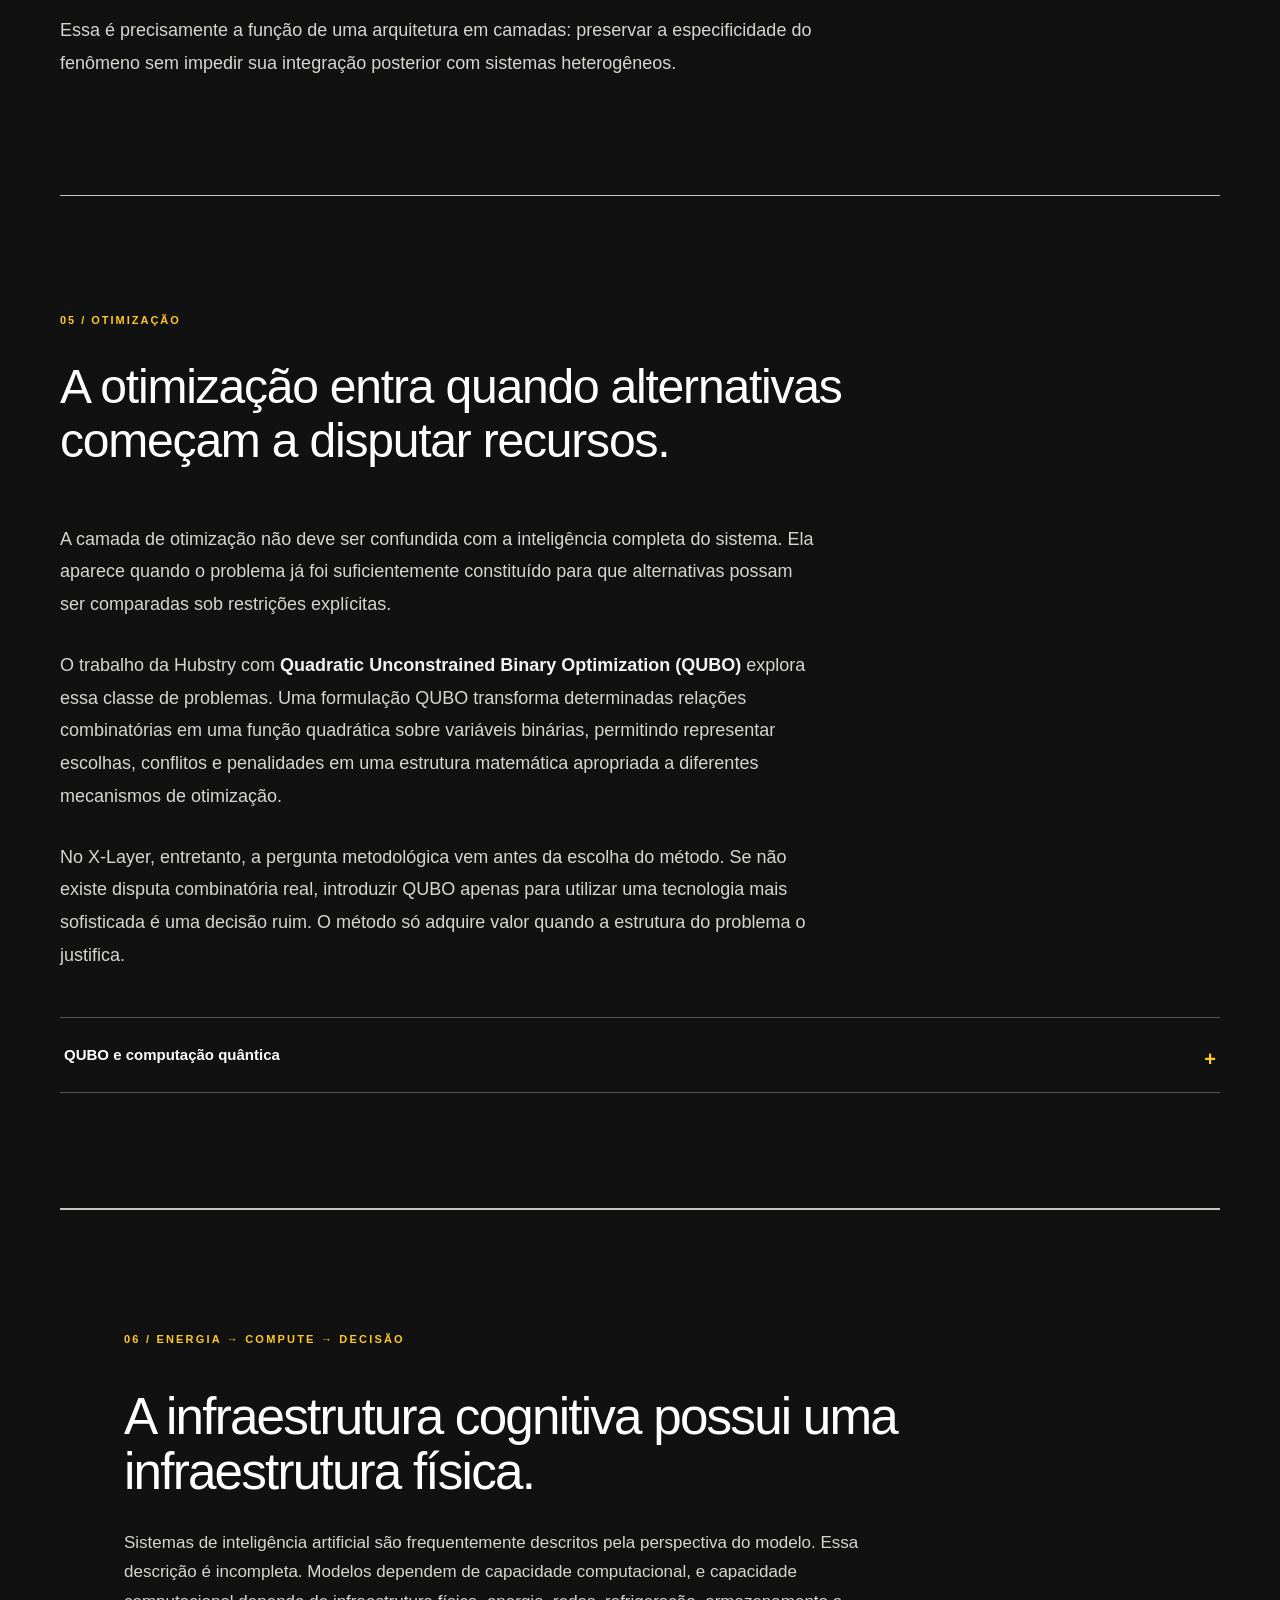
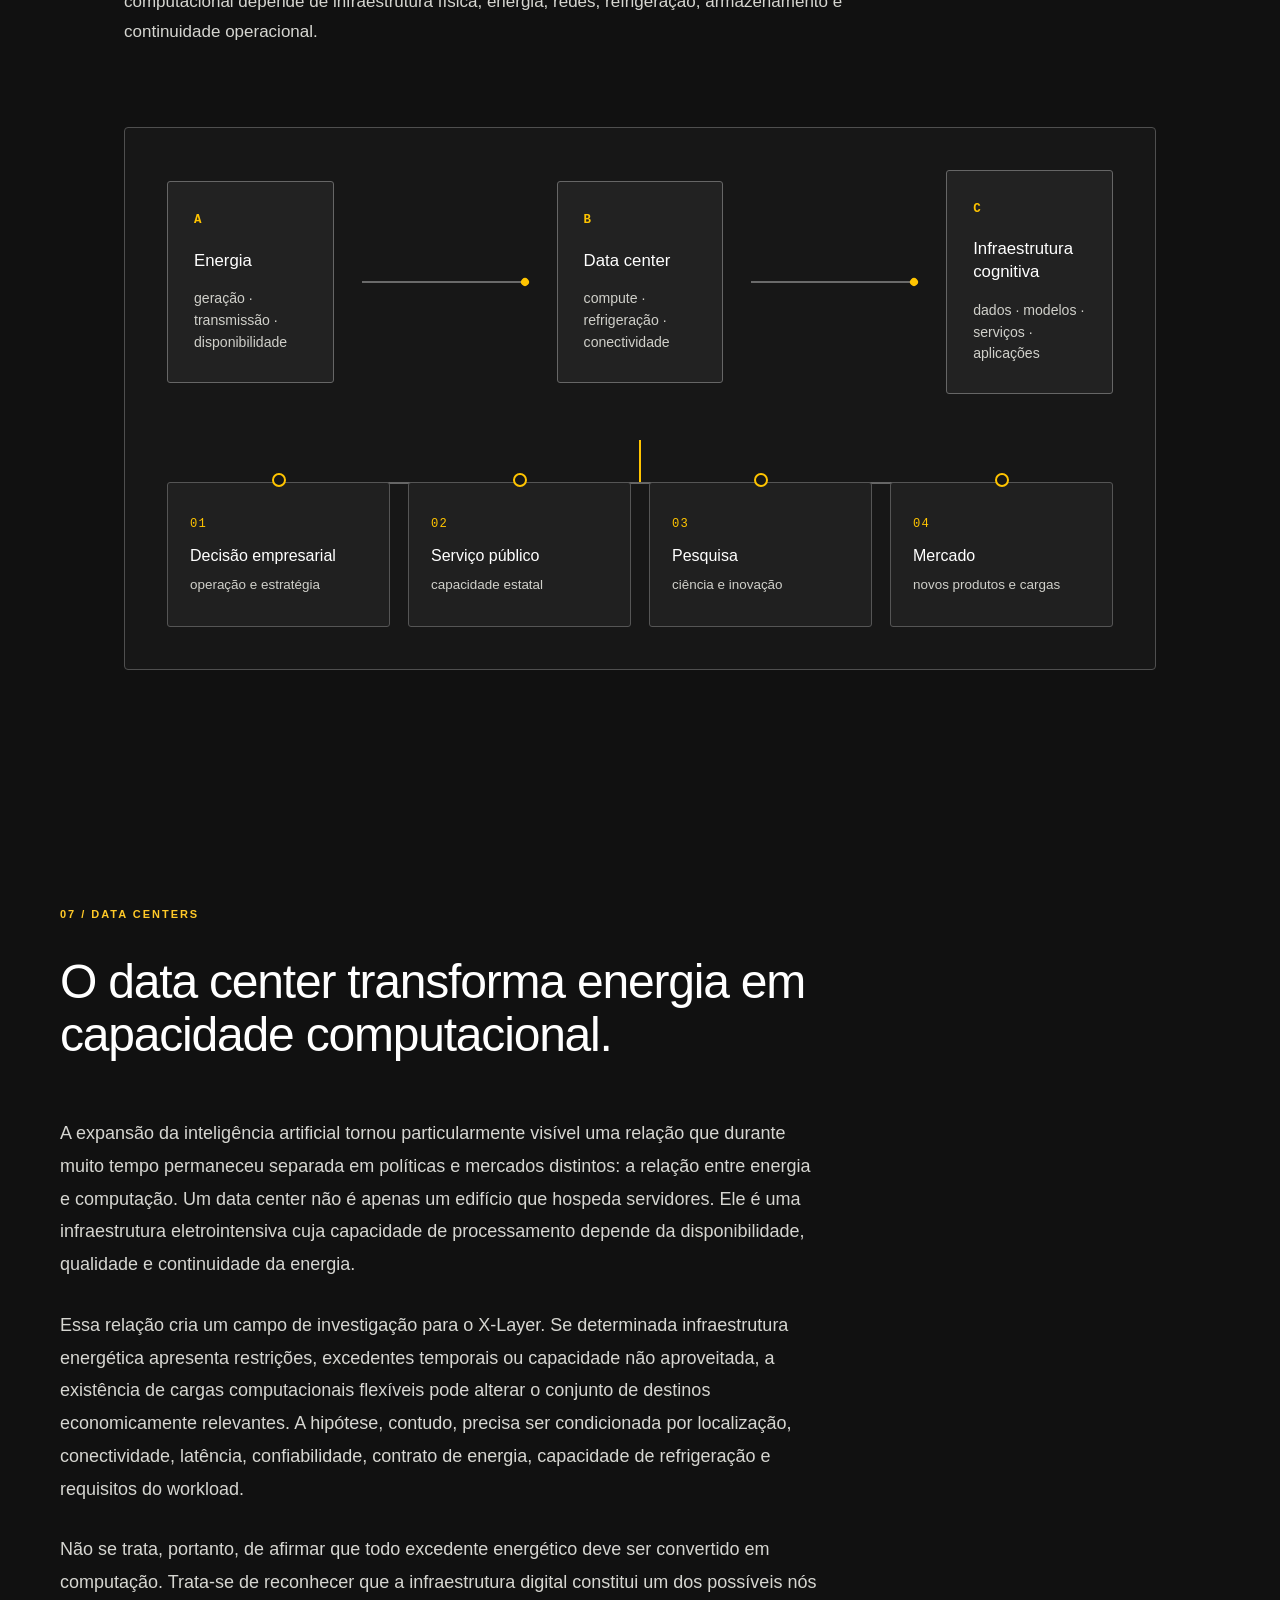
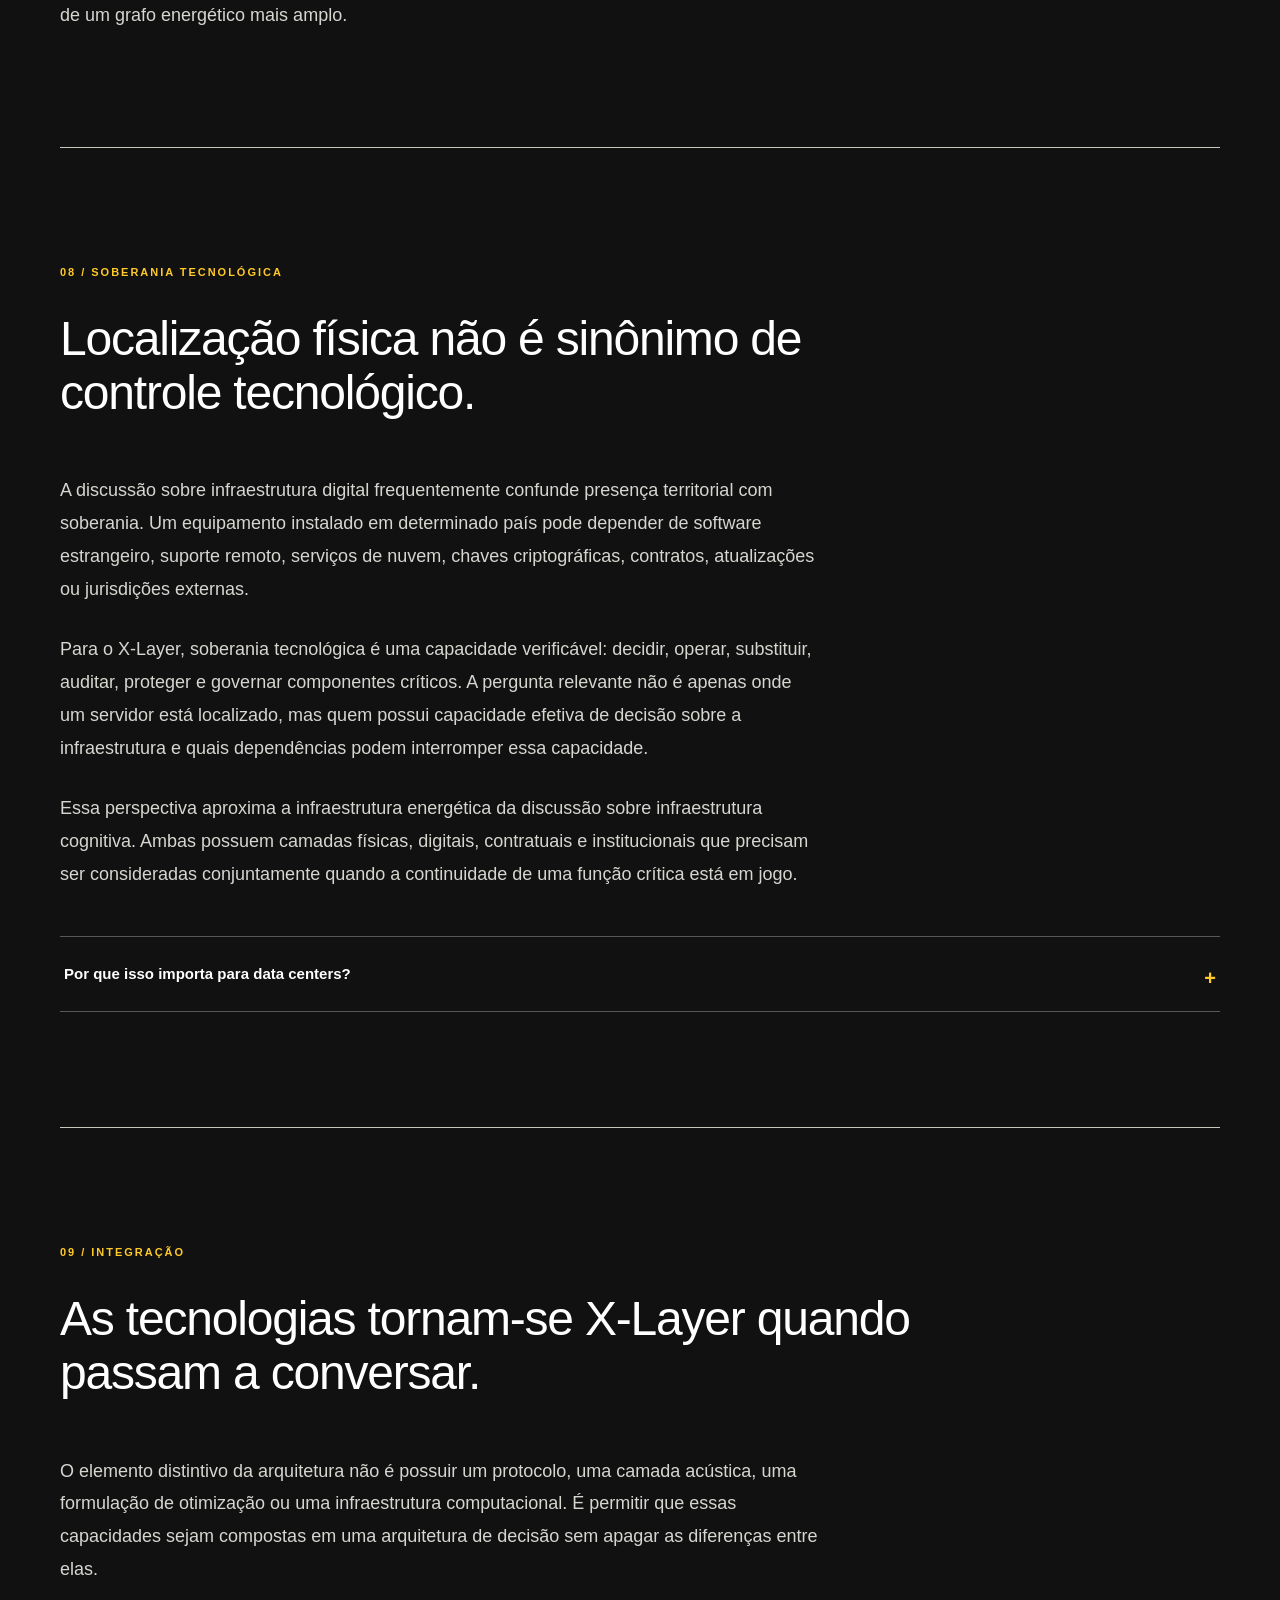
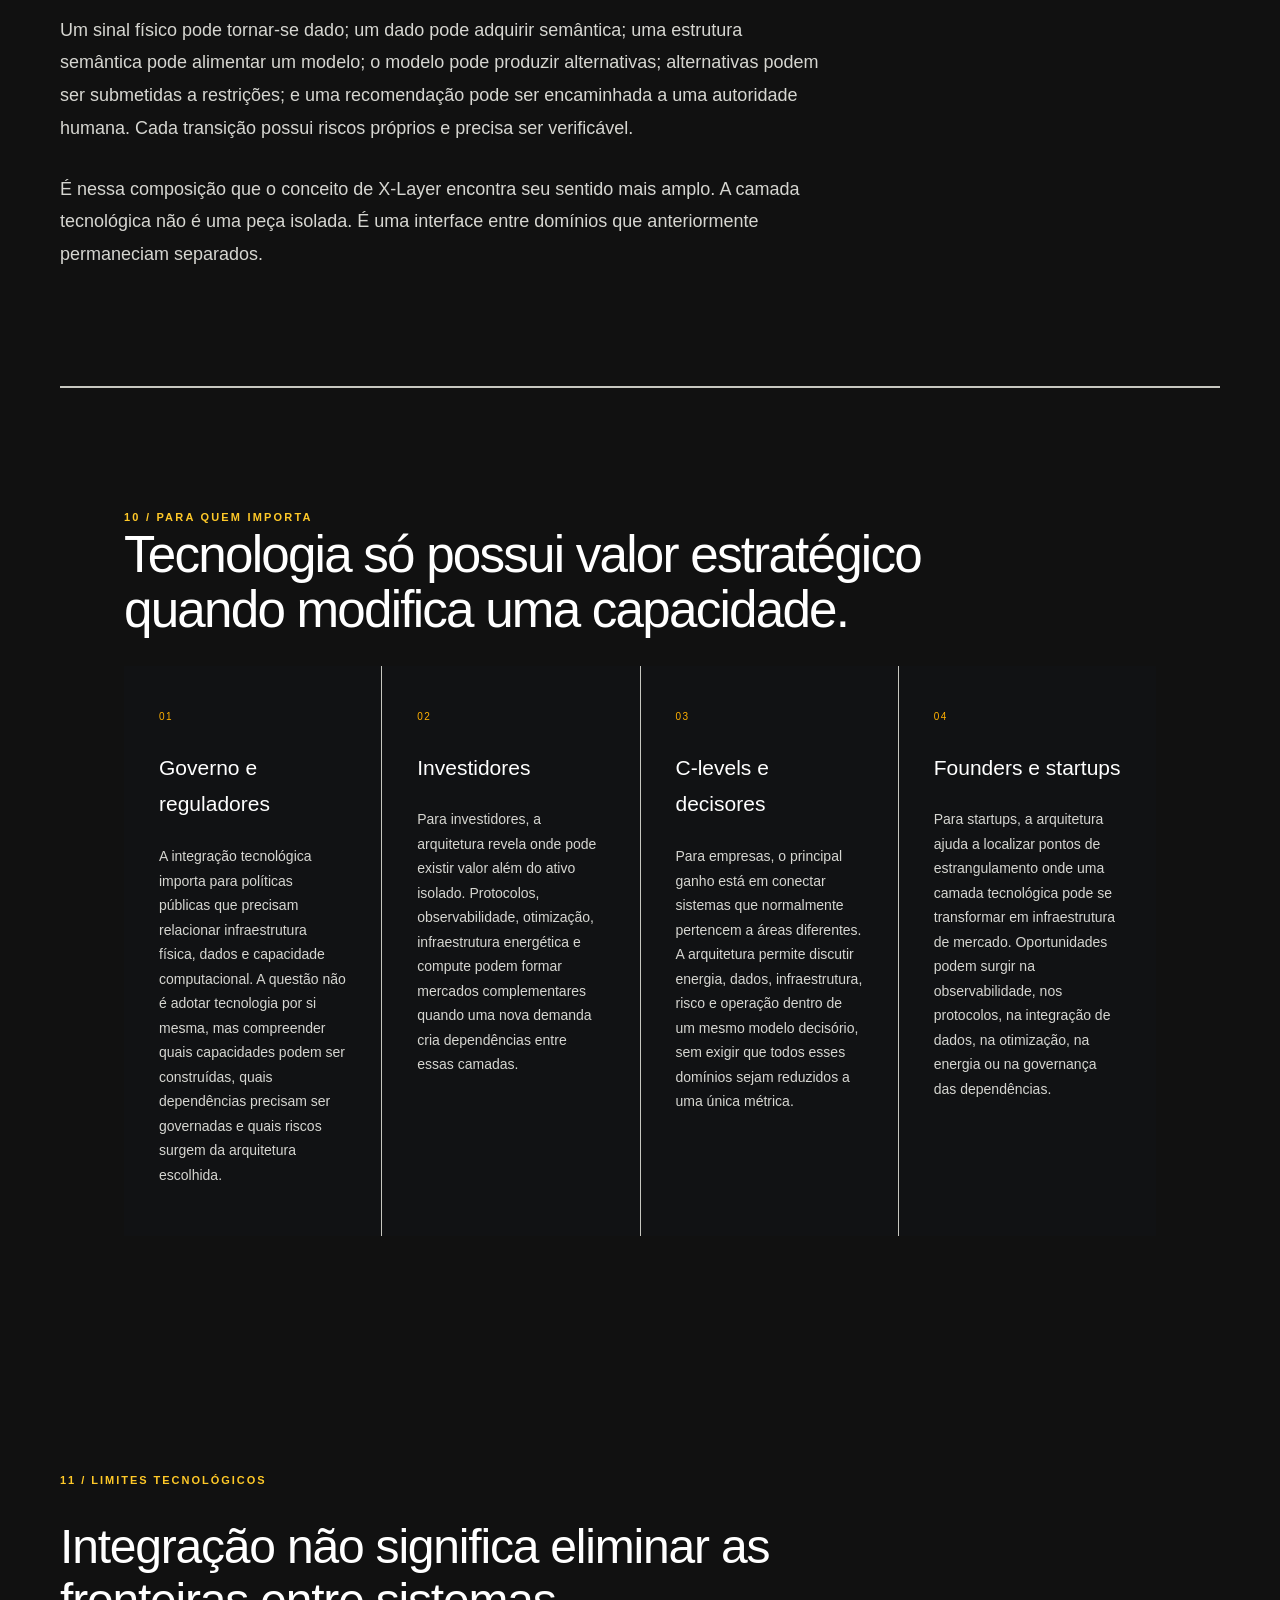
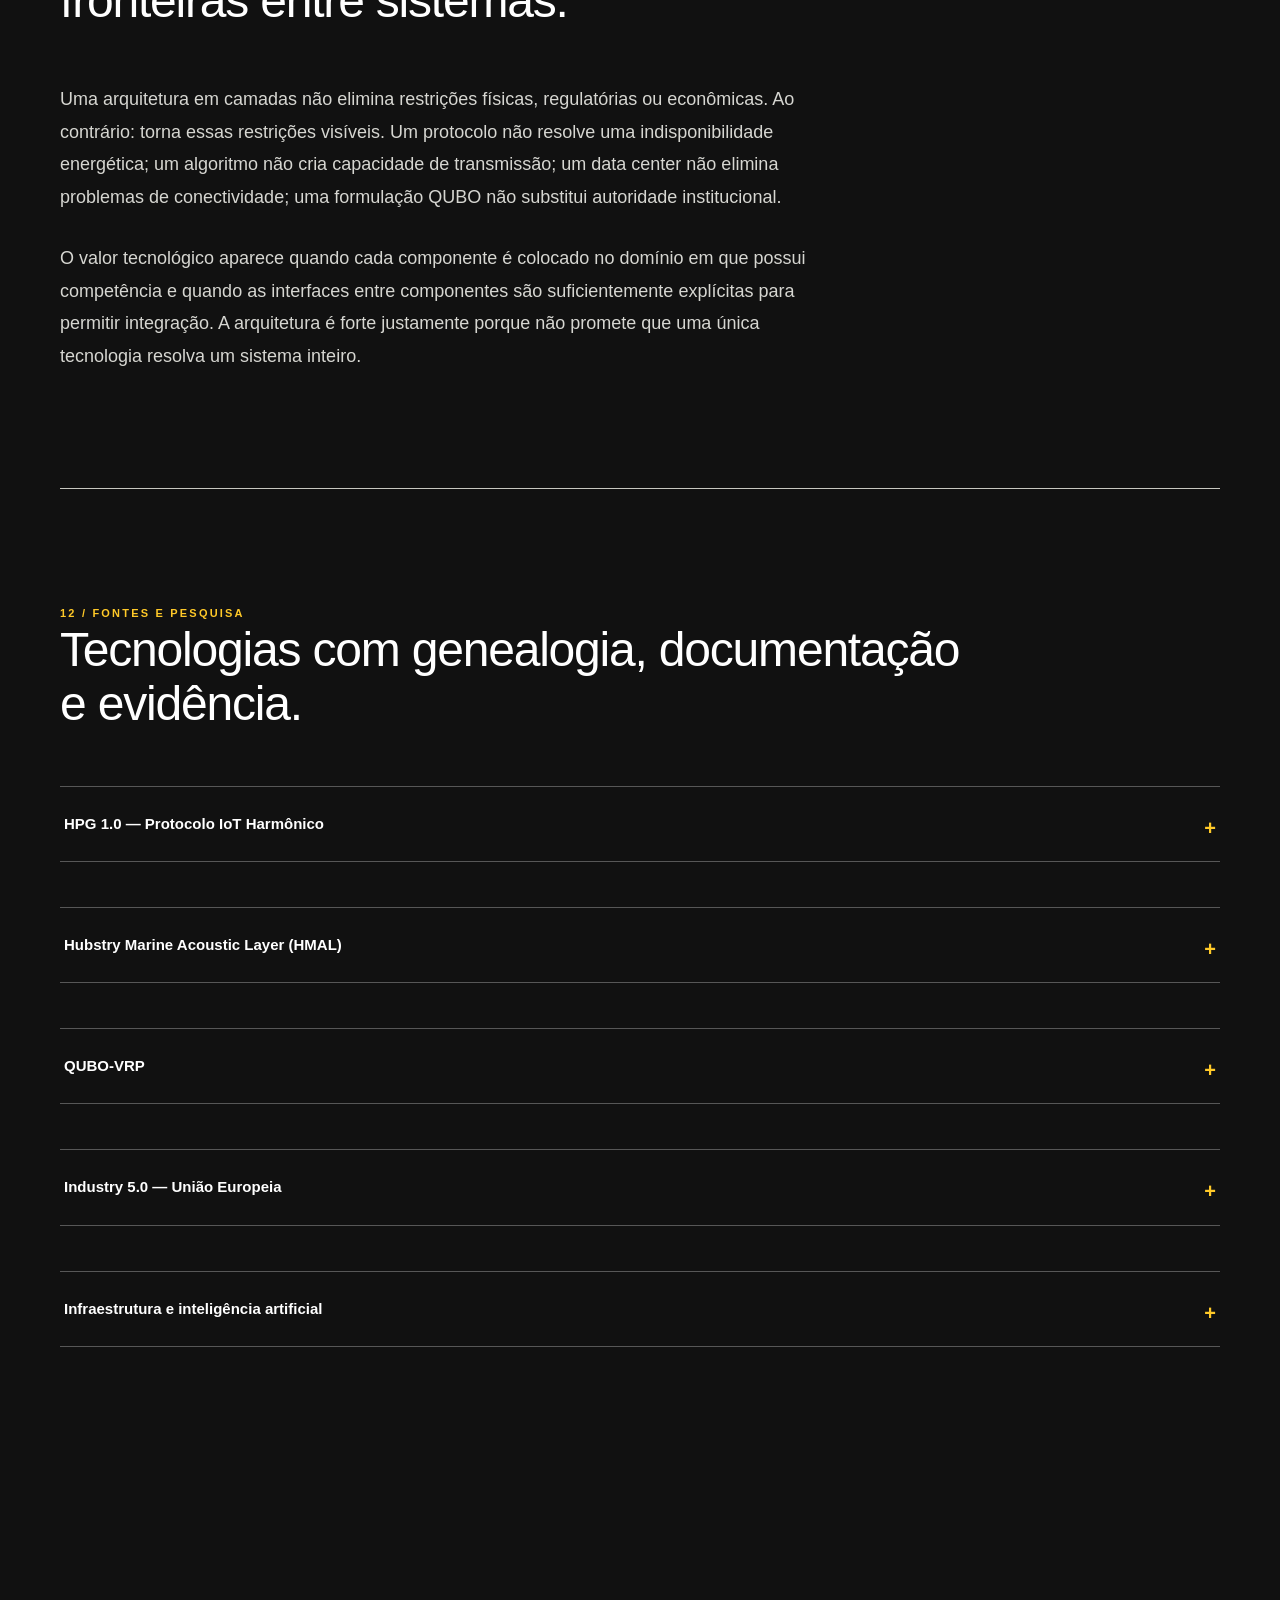
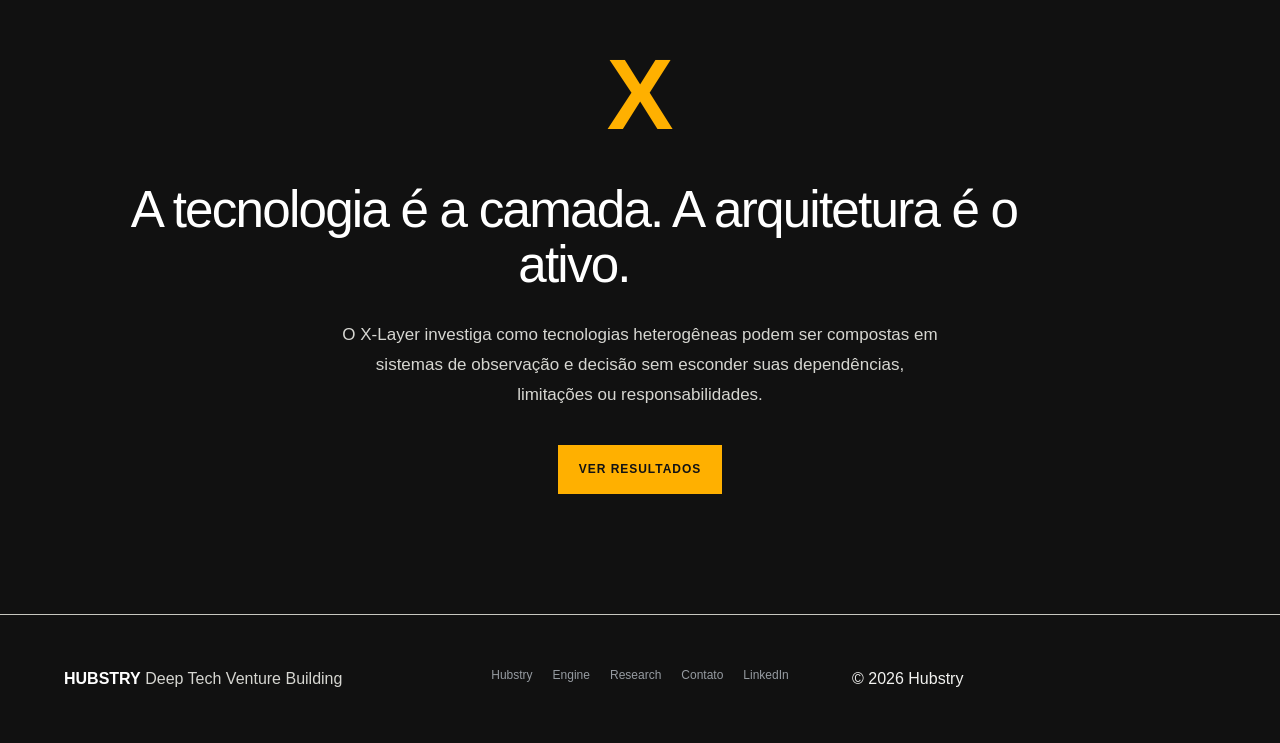
<file: tecnologias.html>
<!DOCTYPE html>
<html lang="pt-BR">
<head>
  <meta charset="UTF-8">
  <meta name="viewport" content="width=device-width, initial-scale=1.0">

  <title>Tecnologias | Hubstry X-Layer Tech</title>

  <meta name="description"
        content="Tecnologias da Hubstry X-Layer Tech: observabilidade, protocolos, acústica marinha, otimização, energia, computação e infraestrutura cognitiva.">

  <link rel="stylesheet" href="css/style.css">
</head>

<body>

<header class="site-header">

  <a class="brand" href="index.html">
    <span class="brand-mark">X</span>
    <span>
      <strong>HUBSTRY</strong>
      <small>X-LAYER TECH</small>
    </span>
  </a>

  <nav>
    <a href="problema.html">Problema</a>
    <a href="engine.html">X-Layer Engine</a>
    <a href="metodologia.html">Metodologia</a>
    <a href="tecnologias.html">Tecnologias</a>
    <a href="resultados.html">Resultados</a>
    <a href="research.html">Research</a>
    <a href="sobre.html">Sobre</a>
  </nav>

  <button class="language-toggle" id="languageToggle" type="button"
          aria-label="Alternar idioma">
    <span class="active">PT</span>
    <span>EN</span>
  </button>

</header>


<main>

<section class="hero">

  <div class="hero-kicker">
    04 · TECNOLOGIAS
  </div>

  <h1>
    Tecnologia não como catálogo,
    <em>mas como arquitetura.</em>
  </h1>

  <p class="hero-lead">
    A X-Layer Tech reúne tecnologias de observação, comunicação,
    processamento, otimização e infraestrutura para investigar problemas
    nos quais fenômenos físicos e decisões digitais pertencem ao mesmo
    sistema. O objetivo não é acumular componentes, mas compreender quais
    camadas precisam existir para que uma decisão possa ser constituída,
    calculada e auditada.
  </p>

  <div class="hero-note">
    OBSERVABILIDADE · PROTOCOLOS · COMPUTAÇÃO · OTIMIZAÇÃO · INFRAESTRUTURA
  </div>

</section>


<section class="prose-section">

  <div class="section-label">01 / UMA ARQUITETURA TECNOLÓGICA</div>

  <div class="prose-grid">

    <div>
      <h2>
        A tecnologia começa onde
        o fenômeno encontra a informação.
      </h2>
    </div>

    <div class="prose">

      <p>
        A expressão deep tech é frequentemente associada à existência de
        uma tecnologia difícil de reproduzir. Para o X-Layer, essa
        dificuldade não está necessariamente em um algoritmo isolado.
        Ela pode estar na integração entre camadas que normalmente são
        desenvolvidas e operadas separadamente: sensores e protocolos,
        infraestrutura física, dados, computação, modelos matemáticos,
        regras institucionais e interfaces de decisão.
      </p>

      <p>
        Essa perspectiva altera a própria unidade de análise tecnológica.
        Em vez de perguntar qual dispositivo ou qual algoritmo resolve um
        problema, a pergunta passa a ser: <strong>qual arquitetura permite
        observar o fenômeno, representá-lo corretamente e agir sobre ele
        dentro das restrições reais do sistema?</strong>
      </p>

      <p>
        É nesse sentido que as tecnologias da Hubstry dialogam com o
        X-Layer. Elas não constituem uma sequência linear de produtos.
        Funcionam como ativos que podem ocupar diferentes posições dentro
        de uma arquitetura maior de observação e decisão.
      </p>

    </div>

  </div>

</section>


<section class="diagram-section">

  <div class="section-label">02 / STACK TECNOLÓGICO</div>

  <div class="diagram-intro">

    <h2>
      Do mundo físico ao espaço de decisão.
    </h2>

    <p>
      A arquitetura tecnológica pode ser lida como uma sequência de
      traduções. O fenômeno físico produz sinais; protocolos tornam esses
      sinais comunicáveis; sistemas de dados os contextualizam; computação
      transforma representações em informação; otimização compara
      alternativas; governança determina como uma recomendação pode ser
      utilizada.
    </p>

  </div>

  <div class="energy-graph">

    <div class="graph-node source">
      <span class="node-index">01</span>
      <strong>Mundo físico</strong>
      <small>energia · movimento · ambiente · infraestrutura</small>
    </div>

    <div class="graph-line">
      <span></span>
    </div>

    <div class="graph-node system">
      <span class="node-index">02</span>
      <strong>Observabilidade</strong>
      <small>sensores · sinais · telemetria · aquisição</small>
    </div>

    <div class="graph-line">
      <span></span>
    </div>

    <div class="graph-node restriction">
      <span class="node-index">03</span>
      <strong>Protocolo e dados</strong>
      <small>comunicação · semântica · proveniência</small>
    </div>

    <div class="graph-fork">

      <div class="fork-node">
        <span>04A</span>
        <strong>Compute</strong>
        <small>processamento e inferência</small>
      </div>

      <div class="fork-node">
        <span>04B</span>
        <strong>Optimization</strong>
        <small>alternativas e restrições</small>
      </div>

      <div class="fork-node">
        <span>04C</span>
        <strong>Governance</strong>
        <small>regras e responsabilidade</small>
      </div>

      <div class="fork-node">
        <span>04D</span>
        <strong>Decision</strong>
        <small>ação humana condicionada</small>
      </div>

    </div>

  </div>

</section>


<section class="essay-section">

  <div class="essay-index">03 / NAUTAM — HPG</div>

  <h2>
    Observar é construir uma linguagem
    entre o fenômeno e o sistema.
  </h2>

  <div class="prose">

    <p>
      O Protocolo IoT Harmônico (HPG 1.0) pertence à camada de
      observabilidade e comunicação da arquitetura. Sua relevância para o
      X-Layer está menos na ideia genérica de Internet das Coisas e mais
      na tentativa de estabelecer uma gramática pela qual fenômenos físicos
      possam ser representados de maneira consistente para sistemas
      computacionais.
    </p>

    <p>
      Essa questão é fundamental porque uma arquitetura decisória começa
      antes do dado chegar ao algoritmo. Se diferentes dispositivos,
      ambientes ou sistemas produzem sinais sem uma estrutura comum de
      interpretação, a camada superior precisa reconstruir continuamente
      aquilo que deveria ter sido preservado na origem.
    </p>

    <p>
      O HPG pode, portanto, ser entendido como uma camada de tradução entre
      o mundo físico e a infraestrutura informacional. Seu diálogo com o
      X-Layer aparece quando observabilidade deixa de ser apenas coleta e
      passa a ser uma propriedade arquitetural: aquilo que não pode ser
      observado de forma consistente também não pode ser incorporado com
      segurança a uma decisão automatizada.
    </p>

  </div>

  <details class="editorial-accordion">
    <summary>Onde o HPG se conecta ao X-Layer?</summary>
    <div class="accordion-content">

      <p>
        A conexão está na fronteira entre Observation e Semantic Layer.
        Protocolos estruturam a aquisição e transmissão dos sinais; a
        camada semântica estabelece o significado operacional que permitirá
        utilizar esses sinais em modelos posteriores.
      </p>

      <p>
        O projeto Nautam constitui, assim, uma linha tecnológica que pode
        alimentar diferentes arquiteturas de decisão, não apenas a
        aplicação energética atualmente investigada.
      </p>

    </div>
  </details>

</section>


<section class="essay-section">

  <div class="essay-index">04 / HMAL</div>

  <h2>
    O mesmo princípio pode atravessar
    outro meio físico.
  </h2>

  <div class="prose">

    <p>
      O Hubstry Marine Acoustic Layer (HMAL) amplia a pesquisa de
      observabilidade para o domínio acústico marinho. A mudança de
      domínio é importante porque evidencia uma propriedade mais geral da
      arquitetura: o X-Layer não depende de um único tipo de sensor ou
      infraestrutura física. O problema é sempre estabelecer uma cadeia
      confiável entre fenômeno, sinal, representação e decisão.
    </p>

    <p>
      No ambiente marinho, propriedades acústicas podem transportar
      informação sobre presença, movimento, infraestrutura e condições
      ambientais. A dificuldade não reside simplesmente em registrar o
      sinal, mas em estabelecer uma camada capaz de contextualizá-lo e
      relacioná-lo a outras fontes de informação.
    </p>

    <p>
      Essa é precisamente a função de uma arquitetura em camadas:
      preservar a especificidade do fenômeno sem impedir sua integração
      posterior com sistemas heterogêneos.
    </p>

  </div>

</section>


<section class="essay-section">

  <div class="essay-index">05 / OTIMIZAÇÃO</div>

  <h2>
    A otimização entra quando
    alternativas começam a disputar recursos.
  </h2>

  <div class="prose">

    <p>
      A camada de otimização não deve ser confundida com a inteligência
      completa do sistema. Ela aparece quando o problema já foi
      suficientemente constituído para que alternativas possam ser
      comparadas sob restrições explícitas.
    </p>

    <p>
      O trabalho da Hubstry com
      <strong>Quadratic Unconstrained Binary Optimization (QUBO)</strong>
      explora essa classe de problemas. Uma formulação QUBO transforma
      determinadas relações combinatórias em uma função quadrática sobre
      variáveis binárias, permitindo representar escolhas, conflitos e
      penalidades em uma estrutura matemática apropriada a diferentes
      mecanismos de otimização.
    </p>

    <p>
      No X-Layer, entretanto, a pergunta metodológica vem antes da escolha
      do método. Se não existe disputa combinatória real, introduzir QUBO
      apenas para utilizar uma tecnologia mais sofisticada é uma decisão
      ruim. O método só adquire valor quando a estrutura do problema o
      justifica.
    </p>

  </div>

  <details class="editorial-accordion">
    <summary>QUBO e computação quântica</summary>
    <div class="accordion-content">

      <p>
        QUBO possui interesse particular porque problemas nessa forma podem
        ser relacionados a diferentes paradigmas de otimização, inclusive
        abordagens de computação quântica e quantum-inspired. Isso não
        significa que todo problema QUBO seja automaticamente um problema
        quântico, nem que a utilização de hardware quântico seja necessária
        para obter uma solução útil.
      </p>

      <p>
        A expressão quantum-ready, quando utilizada, deve portanto ser
        entendida como uma propriedade da formulação e da estrutura do
        problema, e não como uma promessa de vantagem quântica demonstrada.
      </p>

    </div>
  </details>

</section>


<section class="diagram-section">

  <div class="section-label">06 / ENERGIA → COMPUTE → DECISÃO</div>

  <div class="diagram-intro">

    <h2>
      A infraestrutura cognitiva possui
      uma infraestrutura física.
    </h2>

    <p>
      Sistemas de inteligência artificial são frequentemente descritos
      pela perspectiva do modelo. Essa descrição é incompleta. Modelos
      dependem de capacidade computacional, e capacidade computacional
      depende de infraestrutura física, energia, redes, refrigeração,
      armazenamento e continuidade operacional.
    </p>

  </div>

  <div class="energy-graph">

    <div class="graph-node source">
      <span class="node-index">A</span>
      <strong>Energia</strong>
      <small>geração · transmissão · disponibilidade</small>
    </div>

    <div class="graph-line">
      <span></span>
    </div>

    <div class="graph-node system">
      <span class="node-index">B</span>
      <strong>Data center</strong>
      <small>compute · refrigeração · conectividade</small>
    </div>

    <div class="graph-line">
      <span></span>
    </div>

    <div class="graph-node restriction">
      <span class="node-index">C</span>
      <strong>Infraestrutura cognitiva</strong>
      <small>dados · modelos · serviços · aplicações</small>
    </div>

    <div class="graph-fork">

      <div class="fork-node">
        <span>01</span>
        <strong>Decisão empresarial</strong>
        <small>operação e estratégia</small>
      </div>

      <div class="fork-node">
        <span>02</span>
        <strong>Serviço público</strong>
        <small>capacidade estatal</small>
      </div>

      <div class="fork-node">
        <span>03</span>
        <strong>Pesquisa</strong>
        <small>ciência e inovação</small>
      </div>

      <div class="fork-node">
        <span>04</span>
        <strong>Mercado</strong>
        <small>novos produtos e cargas</small>
      </div>

    </div>

  </div>

</section>


<section class="essay-section">

  <div class="essay-index">07 / DATA CENTERS</div>

  <h2>
    O data center transforma energia
    em capacidade computacional.
  </h2>

  <div class="prose">

    <p>
      A expansão da inteligência artificial tornou particularmente visível
      uma relação que durante muito tempo permaneceu separada em políticas
      e mercados distintos: a relação entre energia e computação. Um data
      center não é apenas um edifício que hospeda servidores. Ele é uma
      infraestrutura eletrointensiva cuja capacidade de processamento
      depende da disponibilidade, qualidade e continuidade da energia.
    </p>

    <p>
      Essa relação cria um campo de investigação para o X-Layer. Se
      determinada infraestrutura energética apresenta restrições,
      excedentes temporais ou capacidade não aproveitada, a existência de
      cargas computacionais flexíveis pode alterar o conjunto de destinos
      economicamente relevantes. A hipótese, contudo, precisa ser
      condicionada por localização, conectividade, latência, confiabilidade,
      contrato de energia, capacidade de refrigeração e requisitos do
      workload.
    </p>

    <p>
      Não se trata, portanto, de afirmar que todo excedente energético deve
      ser convertido em computação. Trata-se de reconhecer que a
      infraestrutura digital constitui um dos possíveis nós de um grafo
      energético mais amplo.
    </p>

  </div>

</section>


<section class="essay-section">

  <div class="essay-index">08 / SOBERANIA TECNOLÓGICA</div>

  <h2>
    Localização física não é sinônimo
    de controle tecnológico.
  </h2>

  <div class="prose">

    <p>
      A discussão sobre infraestrutura digital frequentemente confunde
      presença territorial com soberania. Um equipamento instalado em
      determinado país pode depender de software estrangeiro, suporte
      remoto, serviços de nuvem, chaves criptográficas, contratos,
      atualizações ou jurisdições externas.
    </p>

    <p>
      Para o X-Layer, soberania tecnológica é uma capacidade verificável:
      decidir, operar, substituir, auditar, proteger e governar componentes
      críticos. A pergunta relevante não é apenas onde um servidor está
      localizado, mas quem possui capacidade efetiva de decisão sobre a
      infraestrutura e quais dependências podem interromper essa
      capacidade.
    </p>

    <p>
      Essa perspectiva aproxima a infraestrutura energética da discussão
      sobre infraestrutura cognitiva. Ambas possuem camadas físicas,
      digitais, contratuais e institucionais que precisam ser consideradas
      conjuntamente quando a continuidade de uma função crítica está em
      jogo.
    </p>

  </div>

  <details class="editorial-accordion">
    <summary>Por que isso importa para data centers?</summary>
    <div class="accordion-content">

      <p>
        Porque disponibilidade computacional não depende exclusivamente da
        existência física de servidores. Ela depende da capacidade de manter
        energia, conectividade, software, segurança, operação e governança
        em condições compatíveis com o serviço prestado.
      </p>

      <p>
        A análise de soberania deve, portanto, considerar a cadeia de
        dependências e não apenas o endereço da instalação.
      </p>

    </div>
  </details>

</section>


<section class="essay-section">

  <div class="essay-index">09 / INTEGRAÇÃO</div>

  <h2>
    As tecnologias tornam-se X-Layer
    quando passam a conversar.
  </h2>

  <div class="prose">

    <p>
      O elemento distintivo da arquitetura não é possuir um protocolo,
      uma camada acústica, uma formulação de otimização ou uma infraestrutura
      computacional. É permitir que essas capacidades sejam compostas em
      uma arquitetura de decisão sem apagar as diferenças entre elas.
    </p>

    <p>
      Um sinal físico pode tornar-se dado; um dado pode adquirir semântica;
      uma estrutura semântica pode alimentar um modelo; o modelo pode
      produzir alternativas; alternativas podem ser submetidas a
      restrições; e uma recomendação pode ser encaminhada a uma autoridade
      humana. Cada transição possui riscos próprios e precisa ser
      verificável.
    </p>

    <p>
      É nessa composição que o conceito de X-Layer encontra seu sentido
      mais amplo. A camada tecnológica não é uma peça isolada. É uma
      interface entre domínios que anteriormente permaneciam separados.
    </p>

  </div>

</section>


<section class="stakeholders-section">

  <div class="section-label">10 / PARA QUEM IMPORTA</div>

  <h2>
    Tecnologia só possui valor estratégico
    quando modifica uma capacidade.
  </h2>

  <div class="stakeholder-grid">

    <article class="signal-card">
      <span class="signal-number">01</span>
      <h3>Governo e reguladores</h3>
      <p>
        A integração tecnológica importa para políticas públicas que
        precisam relacionar infraestrutura física, dados e capacidade
        computacional. A questão não é adotar tecnologia por si mesma, mas
        compreender quais capacidades podem ser construídas, quais
        dependências precisam ser governadas e quais riscos surgem da
        arquitetura escolhida.
      </p>
    </article>

    <article class="signal-card">
      <span class="signal-number">02</span>
      <h3>Investidores</h3>
      <p>
        Para investidores, a arquitetura revela onde pode existir valor
        além do ativo isolado. Protocolos, observabilidade, otimização,
        infraestrutura energética e compute podem formar mercados
        complementares quando uma nova demanda cria dependências entre
        essas camadas.
      </p>
    </article>

    <article class="signal-card">
      <span class="signal-number">03</span>
      <h3>C-levels e decisores</h3>
      <p>
        Para empresas, o principal ganho está em conectar sistemas que
        normalmente pertencem a áreas diferentes. A arquitetura permite
        discutir energia, dados, infraestrutura, risco e operação dentro de
        um mesmo modelo decisório, sem exigir que todos esses domínios sejam
        reduzidos a uma única métrica.
      </p>
    </article>

    <article class="signal-card">
      <span class="signal-number">04</span>
      <h3>Founders e startups</h3>
      <p>
        Para startups, a arquitetura ajuda a localizar pontos de
        estrangulamento onde uma camada tecnológica pode se transformar em
        infraestrutura de mercado. Oportunidades podem surgir na
        observabilidade, nos protocolos, na integração de dados, na
        otimização, na energia ou na governança das dependências.
      </p>
    </article>

  </div>

</section>


<section class="essay-section">

  <div class="essay-index">11 / LIMITES TECNOLÓGICOS</div>

  <h2>
    Integração não significa
    eliminar as fronteiras entre sistemas.
  </h2>

  <div class="prose">

    <p>
      Uma arquitetura em camadas não elimina restrições físicas,
      regulatórias ou econômicas. Ao contrário: torna essas restrições
      visíveis. Um protocolo não resolve uma indisponibilidade energética;
      um algoritmo não cria capacidade de transmissão; um data center não
      elimina problemas de conectividade; uma formulação QUBO não substitui
      autoridade institucional.
    </p>

    <p>
      O valor tecnológico aparece quando cada componente é colocado no
      domínio em que possui competência e quando as interfaces entre
      componentes são suficientemente explícitas para permitir integração.
      A arquitetura é forte justamente porque não promete que uma única
      tecnologia resolva um sistema inteiro.
    </p>

  </div>

</section>


<section class="sources-section">

  <div class="section-label">12 / FONTES E PESQUISA</div>

  <h2>
    Tecnologias com genealogia, documentação e evidência.
  </h2>

  <details class="editorial-accordion">
    <summary>HPG 1.0 — Protocolo IoT Harmônico</summary>
    <div class="accordion-content">
      <p>
        Pesquisa Hubstry dedicada à observabilidade e comunicação de
        fenômenos físicos por meio de uma arquitetura de protocolo.
      </p>
    </div>
  </details>

  <details class="editorial-accordion">
    <summary>Hubstry Marine Acoustic Layer (HMAL)</summary>
    <div class="accordion-content">
      <p>
        Linha de pesquisa voltada à observabilidade acústica no ambiente
        marinho e à integração de sinais físicos em arquiteturas
        informacionais.
      </p>
    </div>
  </details>

  <details class="editorial-accordion">
    <summary>QUBO-VRP</summary>
    <div class="accordion-content">
      <p>
        Pesquisa de otimização combinatória aplicada a problemas de
        roteamento e alocação, incluindo formulações relacionadas a
        eficiência operacional e redução potencial de emissões.
      </p>
    </div>
  </details>

  <details class="editorial-accordion">
    <summary>Industry 5.0 — União Europeia</summary>
    <div class="accordion-content">
      <p>
        Os documentos da União Europeia sobre Industry 5.0 fornecem
        referência para a compreensão de tecnologia como parte de sistemas
        industriais orientados por centralidade humana, sustentabilidade e
        resiliência.
      </p>
    </div>
  </details>

  <details class="editorial-accordion">
    <summary>Infraestrutura e inteligência artificial</summary>
    <div class="accordion-content">
      <p>
        A pesquisa da Hubstry sobre infraestrutura brasileira de inteligência
        artificial amplia a análise para energia, data centers, computação,
        dados, soberania tecnológica e capacidade institucional.
      </p>
    </div>
  </details>

</section>


<section class="closing-section">

  <div class="closing-mark">X</div>

  <h2>
    A tecnologia é a camada.
    A arquitetura é o ativo.
  </h2>

  <p>
    O X-Layer investiga como tecnologias heterogêneas podem ser compostas
    em sistemas de observação e decisão sem esconder suas dependências,
    limitações ou responsabilidades.
  </p>

  <a class="button primary" href="resultados.html">
    Ver resultados
  </a>

</section>

</main>


<footer class="site-footer">

  <div>
    <strong>HUBSTRY</strong>
    <span>Deep Tech Venture Building</span>
  </div>

  <div class="footer-links">
    <a href="https://www.hubstry.dev" target="_blank" rel="noopener">Hubstry</a>
    <a href="https://github.com/Hubstry-DeepTech/hubstry-xlayer-engine" target="_blank" rel="noopener">Engine</a>
    <a href="research.html">Research</a>
    <a href="mailto:guilhermemachado.ceo@hubstry.dev">Contato</a>
    <a href="https://www.linkedin.com/in/guilhermegoncalvesmachado/" target="_blank" rel="noopener">LinkedIn</a>
  </div>

  <div class="copyright">
    © 2026 Hubstry
  </div>

</footer>

<script src="js/main.js"></script>

</body>
</html>
</file>
<file: css/style.css>
﻿:root {
  --bg: #111214;
  --bg-soft: #181a1d;
  --panel: #1d2024;
  --line: #34383d;
  --text: #e6e7e8;
  --muted: #969ba1;
  --amber: #ffb000;
  --amber-soft: #ffc94d;
  --max: 1320px;
}

* {
  box-sizing: border-box;
}

html {
  scroll-behavior: smooth;
}

body {
  margin: 0;
  background: var(--bg);
  color: var(--text);
  font-family: Inter, Arial, sans-serif;
  line-height: 1.75;
}

a {
  color: inherit;
  text-decoration: none;
}

.site-header {
  position: sticky;
  top: 0;
  z-index: 20;
  display: flex;
  align-items: center;
  justify-content: space-between;
  min-height: 76px;
  padding: 0 4vw;
  background: rgba(17,18,20,.94);
  border-bottom: 1px solid var(--line);
  backdrop-filter: blur(16px);
}

.brand {
  display: flex;
  gap: 12px;
  align-items: center;
  letter-spacing: .08em;
}

.brand-mark {
  color: var(--amber);
  font-size: 30px;
  font-weight: 800;
}

.brand strong {
  display: block;
  font-size: 14px;
  letter-spacing: .16em;
}

.brand small {
  display: block;
  color: var(--muted);
  font-size: 9px;
  letter-spacing: .2em;
}

nav {
  display: flex;
  gap: 24px;
  align-items: center;
}

nav a {
  color: var(--muted);
  font-size: 12px;
  letter-spacing: .08em;
  text-transform: uppercase;
}

nav a:hover {
  color: var(--amber);
}

.language-toggle {
  display: flex;
  gap: 8px;
  border: 1px solid var(--line);
  background: transparent;
  color: var(--muted);
  padding: 8px 11px;
  cursor: pointer;
}

.language-toggle .active {
  color: var(--amber);
}

.hero,
.diagram-section,
.prose-section,
.evidence-section,
.architecture-section,
.methodology-section,
.stakeholders-section,
.sources-section,
.closing-section {
  max-width: var(--max);
  margin: auto;
  padding: 120px 5vw;
}

.hero {
  min-height: 88vh;
  display: flex;
  flex-direction: column;
  justify-content: center;
}

.hero-kicker,
.section-label {
  color: var(--amber);
  font-size: 11px;
  font-weight: 700;
  letter-spacing: .2em;
  text-transform: uppercase;
}

.hero h1 {
  max-width: 1050px;
  margin: 30px 0;
  font-size: clamp(48px, 7vw, 96px);
  line-height: 1.02;
  letter-spacing: -.045em;
  font-weight: 500;
}

.hero h1 em {
  color: var(--amber);
  font-style: normal;
}

.hero-lead {
  max-width: 760px;
  color: #b8bbc0;
  font-size: 20px;
  line-height: 1.7;
}

.hero-actions {
  display: flex;
  gap: 14px;
  margin-top: 35px;
}

.button {
  display: inline-block;
  padding: 13px 20px;
  border: 1px solid var(--line);
  font-size: 12px;
  font-weight: 700;
  letter-spacing: .08em;
  text-transform: uppercase;
}

.button.primary {
  background: var(--amber);
  color: #111214;
  border-color: var(--amber);
}

.button.secondary:hover {
  border-color: var(--amber);
  color: var(--amber);
}

.hero-note {
  margin-top: 70px;
  color: var(--muted);
  font-size: 10px;
  letter-spacing: .14em;
}

.signal {
  display: inline-block;
  width: 7px;
  height: 7px;
  margin-right: 10px;
  border-radius: 50%;
  background: var(--amber);
  box-shadow: 0 0 15px var(--amber);
}

.diagram-section {
  border-top: 1px solid var(--line);
}

.diagram-intro {
  max-width: 800px;
  margin: 40px 0 80px;
}

h2 {
  margin: 0 0 28px;
  font-size: clamp(34px, 4vw, 58px);
  line-height: 1.08;
  letter-spacing: -.035em;
  font-weight: 500;
}

p {
  color: #b0b4b9;
  font-size: 17px;
}

.energy-graph {
  display: grid;
  grid-template-columns: 1fr 90px 1fr 90px 1fr;
  align-items: center;
  gap: 0;
}

.graph-node,
.fork-node {
  border: 1px solid var(--line);
  background: var(--panel);
  padding: 26px;
}

.graph-node {
  min-height: 150px;
}

.node-index,
.fork-node span {
  display: block;
  color: var(--amber);
  font-size: 10px;
  letter-spacing: .15em;
  margin-bottom: 25px;
}

.graph-node strong,
.fork-node strong {
  display: block;
  font-size: 18px;
  font-weight: 500;
}

.graph-node small,
.fork-node small {
  color: var(--muted);
}

.graph-line {
  height: 1px;
  background: var(--line);
}

.graph-line span {
  display: block;
  width: 8px;
  height: 8px;
  margin-left: auto;
  background: var(--amber);
  border-radius: 50%;
}

.graph-line.restricted {
  background: var(--amber);
}

.graph-fork {
  grid-column: 1 / -1;
  display: grid;
  grid-template-columns: repeat(4, 1fr);
  gap: 12px;
  margin-top: 35px;
}

.prose-section {
  background: var(--bg-soft);
  max-width: none;
}

.prose-grid,
.methodology-grid,
.evidence-header {
  max-width: var(--max);
  margin: auto;
  display: grid;
  grid-template-columns: 1fr 1fr;
  gap: 80px;
}

.prose p,
.methodology-grid p {
  max-width: 680px;
}

.evidence-section {
  border-bottom: 1px solid var(--line);
}

.evidence-source {
  align-self: end;
  border-left: 2px solid var(--amber);
  padding-left: 20px;
}

.evidence-source span,
.evidence-source small {
  display: block;
  color: var(--muted);
  font-size: 11px;
  letter-spacing: .1em;
}

.evidence-source strong {
  display: block;
  color: var(--amber);
  font-size: 32px;
  margin: 5px 0;
}

.metrics {
  display: grid;
  grid-template-columns: repeat(4, 1fr);
  margin-top: 70px;
  border-top: 1px solid var(--line);
  border-bottom: 1px solid var(--line);
}

.metric {
  padding: 35px 25px;
  border-right: 1px solid var(--line);
}

.metric:last-child {
  border-right: 0;
}

.metric strong {
  display: block;
  color: var(--amber);
  font-size: 40px;
  font-weight: 500;
  letter-spacing: -.04em;
}

.metric span {
  color: var(--muted);
  font-size: 13px;
}

.method-note {
  margin-top: 30px;
  color: #777d84;
  font-size: 13px;
}

.architecture-section {
  background: #0d0e10;
  max-width: none;
}

.architecture-section > h2,
.architecture-lead,
.layer-stack {
  max-width: var(--max);
  margin-left: auto;
  margin-right: auto;
}

.architecture-lead {
  max-width: var(--max);
  color: var(--muted);
}

.layer-stack {
  display: grid;
  grid-template-columns: repeat(5, 1fr);
  margin-top: 70px;
}

.layer-stack article {
  min-height: 300px;
  padding: 30px;
  border: 1px solid var(--line);
  margin-left: -1px;
}

.layer-stack article > span {
  color: var(--amber);
  font-size: 11px;
}

.layer-stack h3 {
  margin-top: 70px;
  font-size: 20px;
  font-weight: 500;
}

.layer-stack p {
  font-size: 14px;
}

.layer-stack .human-layer {
  border-color: var(--amber);
}

.stakeholders-section {
  border-top: 1px solid var(--line);
}

.stakeholder-grid {
  display: grid;
  grid-template-columns: repeat(4, 1fr);
  gap: 1px;
  background: var(--line);
}

.stakeholder-grid article {
  background: var(--bg);
  padding: 35px;
  min-height: 310px;
}

.stakeholder-grid span {
  color: var(--amber);
  font-size: 10px;
  letter-spacing: .15em;
}

.stakeholder-grid h3 {
  font-size: 21px;
  font-weight: 500;
}

.stakeholder-grid p {
  font-size: 14px;
}

.sources-section {
  background: var(--bg-soft);
  max-width: none;
}

.source-list {
  max-width: var(--max);
  margin: 50px auto;
  border-top: 1px solid var(--line);
}

.source-list div {
  display: grid;
  grid-template-columns: 280px 1fr;
  gap: 30px;
  padding: 24px 0;
  border-bottom: 1px solid var(--line);
}

.source-list strong {
  color: var(--amber);
}

.source-list span {
  color: var(--muted);
}

.closing-section {
  text-align: center;
}

.closing-mark {
  color: var(--amber);
  font-size: 100px;
  font-weight: 800;
}

.closing-section p {
  max-width: 600px;
  margin: 0 auto 35px;
}

footer {
  border-top: 1px solid var(--line);
  padding: 50px 5vw;
  display: grid;
  grid-template-columns: 1fr 1fr 1fr;
  gap: 30px;
}

.footer-brand strong,
.footer-brand span {
  display: block;
}

.footer-brand span,
.footer-copy {
  color: var(--muted);
  font-size: 12px;
}

.footer-links {
  display: flex;
  gap: 20px;
  justify-content: center;
}

.footer-links a {
  color: var(--muted);
  font-size: 12px;
}

.footer-links a:hover {
  color: var(--amber);
}

.footer-copy {
  text-align: right;
}

@media (max-width: 1000px) {

  nav {
    display: none;
  }

  .energy-graph {
    grid-template-columns: 1fr;
    gap: 12px;
  }

  .graph-line {
    width: 1px;
    height: 40px;
    margin: auto;
  }

  .graph-line span {
    margin: auto;
  }

  .graph-fork {
    grid-template-columns: 1fr 1fr;
  }

  .prose-grid,
  .methodology-grid,
  .evidence-header {
    grid-template-columns: 1fr;
    gap: 35px;
  }

  .metrics {
    grid-template-columns: 1fr 1fr;
  }

  .layer-stack {
    grid-template-columns: 1fr 1fr;
  }

  .stakeholder-grid {
    grid-template-columns: 1fr 1fr;
  }

  footer {
    grid-template-columns: 1fr;
  }

  .footer-links,
  .footer-copy {
    justify-content: flex-start;
    text-align: left;
  }
}

@media (max-width: 600px) {

  .hero,
  .diagram-section,
  .prose-section,
  .evidence-section,
  .architecture-section,
  .methodology-section,
  .stakeholders-section,
  .sources-section,
  .closing-section {
    padding-top: 80px;
    padding-bottom: 80px;
  }

  .hero h1 {
    font-size: 46px;
  }

  .hero-lead {
    font-size: 17px;
  }

  .hero-actions {
    flex-direction: column;
    align-items: flex-start;
  }

  .graph-fork,
  .metrics,
  .layer-stack,
  .stakeholder-grid {
    grid-template-columns: 1fr;
  }

  .metric {
    border-right: 0;
    border-bottom: 1px solid var(--line);
  }

  .source-list div {
    grid-template-columns: 1fr;
    gap: 5px;
  }
}

/* INTERNAL PAGE LAYOUT */
.page-main {
  width: 100%;
  max-width: var(--max);
  margin: 0 auto;
  padding-left: 5vw;
  padding-right: 5vw;
}

.page-section {
  width: 100%;
  padding-top: 110px;
  padding-bottom: 110px;
}

.page-prose {
  max-width: 820px;
}

.page-prose p {
  max-width: 760px;
}

.page-section .section-label {
  margin-bottom: 32px;
}

.page-section h1 {
  max-width: 1050px;
  margin-top: 0;
}

.page-section h2 {
  max-width: 900px;
}

@media (max-width: 600px) {
  .page-main {
    padding-left: 6vw;
    padding-right: 6vw;
  }

  .page-section {
    padding-top: 75px;
    padding-bottom: 75px;
  }
}

/* =========================================================
   X-LAYER — EDITORIAL PAGE MARGINS
   ========================================================= */

main {
  width: 100%;
  overflow-x: hidden;
}

main > section {
  box-sizing: border-box;
  width: min(1180px, calc(100% - 120px));
  margin-left: auto;
  margin-right: auto;
}

main > .hero {
  padding-left: 0;
  padding-right: 0;
}

main > .statement,
main > .case-preview,
main > .signal-grid {
  padding-left: 0;
  padding-right: 0;
}

main p {
  max-width: 780px;
}

main h1 {
  max-width: 1050px;
}

main h2 {
  max-width: 900px;
}

/* Long-form editorial reading */
.statement {
  margin-top: 0;
  margin-bottom: 0;
}

.statement p + p {
  margin-top: 1.5rem;
}

/* Mobile */
@media (max-width: 800px) {
  main > section {
    width: calc(100% - 48px);
  }
}

@media (max-width: 520px) {
  main > section {
    width: calc(100% - 32px);
  }
}

/* =========================================================
   X-LAYER EDITORIAL SYSTEM
   Long-form research interface
   ========================================================= */

:root {
  --editorial-width: 1180px;
  --reading-width: 790px;
  --amber-neon: #f5b800;
  --amber-soft: #c99716;
  --ink: #171717;
  --ink-soft: #4b4b4b;
  --paper: #eeeeeb;
  --panel: #e4e4df;
  --line: #c7c7c0;
}

/* PAGE */

.editorial-page {
  width: min(var(--editorial-width), calc(100% - 120px));
  margin: 0 auto;
}

.editorial-hero {
  padding: 130px 0 120px;
  border-bottom: 1px solid var(--line);
}

.editorial-hero h1 {
  max-width: 1000px;
  margin: 24px 0 38px;
  font-size: clamp(42px, 6vw, 76px);
  line-height: 1.02;
  letter-spacing: -0.045em;
  font-weight: 600;
}

.hero-lead {
  max-width: 820px;
  font-size: 21px;
  line-height: 1.65;
  color: var(--ink-soft);
}

.editorial-deck {
  margin-top: 50px;
  font-size: 12px;
  letter-spacing: .13em;
  text-transform: uppercase;
}

.editorial-deck span {
  color: var(--amber-soft);
}

/* ESSAY */

.essay-section {
  padding: 115px 0;
  border-bottom: 1px solid var(--line);
}

.essay-index {
  margin-bottom: 30px;
  font-size: 11px;
  letter-spacing: .18em;
  font-weight: 700;
  color: var(--amber-soft);
}

.essay-section h2,
.stakeholder-section h2,
.sources-section h2 {
  max-width: 900px;
  margin: 0 0 55px;
  font-size: clamp(30px, 4vw, 48px);
  line-height: 1.12;
  letter-spacing: -0.025em;
  font-weight: 500;
}

.prose {
  max-width: var(--reading-width);
}

.prose p,
.stakeholder-prose p,
.accordion-content p {
  font-size: 18px;
  line-height: 1.85;
  color: var(--ink-soft);
  margin: 0 0 28px;
}

.prose p:last-child {
  margin-bottom: 0;
}

.prose strong {
  color: var(--ink);
  font-weight: 650;
}

/* DIAGRAMS */

.diagram,
.graph-panel,
.state-diagram,
.architecture-flow,
.use-graph {
  margin: 70px 0;
}

.diagram-flow {
  display: flex;
  align-items: center;
  gap: 18px;
  padding: 38px;
  background: var(--panel);
  border: 1px solid var(--line);
  overflow-x: auto;
}

.node {
  min-width: 145px;
  padding: 20px;
  border: 1px solid #aaa;
  background: #f2f2ee;
}

.node.accent {
  border-color: var(--amber-neon);
  box-shadow: inset 4px 0 0 var(--amber-neon);
}

.node span {
  display: block;
  font-size: 10px;
  color: var(--amber-soft);
  margin-bottom: 10px;
}

.node strong {
  display: block;
  font-size: 15px;
}

.node small {
  display: block;
  margin-top: 8px;
  color: var(--ink-soft);
}

.connector {
  font-size: 24px;
  color: var(--amber-soft);
}

/* TIMELINE */

.graph-panel {
  padding: 40px;
  background: var(--panel);
  border: 1px solid var(--line);
}

.graph-title {
  font-size: 10px;
  letter-spacing: .16em;
  margin-bottom: 45px;
}

.timeline {
  display: flex;
  align-items: center;
  gap: 12px;
}

.time-label {
  font-size: 11px;
  white-space: nowrap;
}

.time-block {
  height: 18px;
  flex: 1;
  min-width: 70px;
  background: var(--amber-neon);
  opacity: .8;
}

.timeline-caption {
  margin-top: 28px;
  max-width: 680px;
  font-size: 13px;
  line-height: 1.6;
  color: var(--ink-soft);
}

/* EVIDENCE */

.evidence-grid {
  display: grid;
  grid-template-columns: repeat(2, 1fr);
  gap: 1px;
  margin-top: 70px;
  background: var(--line);
  border: 1px solid var(--line);
}

.evidence-source {
  padding: 32px;
  background: var(--paper);
}

.evidence-source span {
  font-size: 10px;
  letter-spacing: .15em;
  color: var(--amber-soft);
}

.evidence-source strong {
  display: block;
  margin: 18px 0;
  font-size: 21px;
}

/* NETWORK GRAPH */

.network-graph {
  position: relative;
  min-height: 460px;
  margin: 80px 0;
  padding: 50px;
  background: var(--panel);
  border: 1px solid var(--line);
}

.graph-node {
  position: absolute;
  width: 170px;
  padding: 22px;
  background: #f2f2ee;
  border: 1px solid #999;
}

.graph-node span {
  display: block;
  margin-bottom: 8px;
  color: var(--amber-soft);
  font-weight: 700;
}

.graph-node strong {
  display: block;
}

.graph-node small {
  display: block;
  margin-top: 8px;
  color: var(--ink-soft);
}

.source-node {
  left: 7%;
  top: 180px;
}

.hub-node {
  left: 42%;
  top: 180px;
  border-color: var(--amber-neon);
  box-shadow: 0 0 0 1px var(--amber-neon);
}

.destination-node {
  right: 7%;
}

.d1 { top: 70px; }
.d2 { top: 185px; }
.d3 { top: 300px; }

.graph-edge {
  position: absolute;
  left: 22%;
  width: 20%;
  top: 220px;
  border-top: 1px solid var(--amber-soft);
  text-align: center;
}

.graph-edge span {
  position: relative;
  top: -22px;
  padding: 0 8px;
  background: var(--panel);
  font-size: 10px;
  letter-spacing: .1em;
}

.edge-two {
  left: 57%;
  width: 15%;
}

.edge-two span {
  color: var(--amber-soft);
}

/* STATE */

.state-diagram {
  display: flex;
  align-items: center;
  justify-content: center;
  gap: 30px;
  padding: 45px;
  background: var(--panel);
  border: 1px solid var(--line);
}

.state {
  width: 210px;
  padding: 25px;
  background: #f2f2ee;
  border: 1px solid #aaa;
}

.state span {
  color: var(--amber-soft);
  font-size: 11px;
}

.state strong {
  display: block;
  margin: 15px 0 8px;
}

.state small {
  color: var(--ink-soft);
}

.state-arrow {
  font-size: 26px;
  color: var(--amber-soft);
}

/* ARCHITECTURE */

.architecture-flow {
  max-width: 650px;
  margin-left: auto;
  margin-right: auto;
}

.architecture-node {
  padding: 25px 30px;
  background: var(--panel);
  border: 1px solid var(--line);
}

.architecture-node span {
  color: var(--amber-soft);
  font-size: 11px;
}

.architecture-node strong {
  display: block;
  margin-top: 8px;
  font-size: 18px;
}

.architecture-node small {
  display: block;
  margin-top: 7px;
  color: var(--ink-soft);
}

.architecture-arrow {
  text-align: center;
  padding: 12px;
  color: var(--amber-soft);
}

.human-node {
  border-color: var(--amber-neon);
}

/* USE GRAPH */

.use-graph {
  display: flex;
  align-items: center;
  gap: 40px;
  padding: 45px;
  background: var(--panel);
  border: 1px solid var(--line);
}

.use-source {
  min-width: 230px;
  padding: 25px;
  border: 1px solid var(--amber-neon);
}

.use-source span {
  display: block;
  font-size: 10px;
  color: var(--amber-soft);
}

.use-source strong {
  display: block;
  margin-top: 12px;
}

.use-branches {
  display: grid;
  gap: 14px;
  flex: 1;
}

.use-branches > div {
  padding: 18px 20px;
  background: #f2f2ee;
  border: 1px solid #aaa;
}

.use-branches span {
  color: var(--amber-soft);
  margin-right: 12px;
}

.use-branches strong {
  margin-right: 12px;
}

.use-branches small {
  color: var(--ink-soft);
}

/* ACCORDIONS */

.editorial-accordion {
  margin-top: 45px;
  border-top: 1px solid var(--line);
  border-bottom: 1px solid var(--line);
}

.editorial-accordion summary {
  padding: 24px 0;
  cursor: pointer;
  list-style: none;
  font-size: 15px;
  font-weight: 600;
}

.editorial-accordion summary::-webkit-details-marker {
  display: none;
}

.editorial-accordion summary::after {
  content: '+';
  float: right;
  color: var(--amber-soft);
  font-size: 20px;
}

.editorial-accordion[open] summary::after {
  content: '−';
}

.accordion-content {
  max-width: 760px;
  padding: 5px 0 30px;
}

/* COUNTERFACTUAL */

.counterfactual-box {
  max-width: 850px;
  margin: 70px 0;
  padding: 42px;
  border-left: 4px solid var(--amber-neon);
  background: var(--panel);
}

.cf-label {
  font-size: 10px;
  letter-spacing: .17em;
  color: var(--amber-soft);
  margin-bottom: 22px;
}

.counterfactual-box p {
  font-size: 21px;
  line-height: 1.65;
  margin: 0 0 20px;
}

.counterfactual-box small {
  color: var(--ink-soft);
}

/* GOVERNANCE */

.governance-section {
  background: rgba(0,0,0,.025);
}

/* STAKEHOLDERS */

.stakeholder-section {
  padding: 120px 0;
  border-bottom: 1px solid var(--line);
}

.stakeholder-prose {
  display: grid;
  grid-template-columns: repeat(2, 1fr);
  gap: 65px 80px;
}

.stakeholder-prose article {
  max-width: 530px;
}

.stakeholder-prose h3 {
  margin-bottom: 18px;
  font-size: 20px;
  font-weight: 600;
}

.stakeholder-prose p {
  font-size: 16px;
  line-height: 1.8;
}

/* CONCLUSION */

.closing-statement {
  margin-top: 65px !important;
  padding-top: 35px;
  border-top: 1px solid var(--line);
  font-size: 24px !important;
  line-height: 1.55 !important;
  color: var(--ink) !important;
}

/* SOURCES */

.sources-section {
  padding: 115px 0 140px;
}

.source-note {
  margin-top: 55px;
  padding: 25px;
  border-top: 1px solid var(--line);
  color: var(--ink-soft);
  font-size: 13px;
  line-height: 1.7;
}

/* MOBILE */

@media (max-width: 800px) {

  .editorial-page {
    width: calc(100% - 48px);
  }

  .editorial-hero {
    padding-top: 90px;
  }

  .editorial-hero h1 {
    font-size: 43px;
  }

  .essay-section,
  .stakeholder-section,
  .sources-section {
    padding: 80px 0;
  }

  .diagram-flow {
    flex-direction: column;
    align-items: stretch;
  }

  .connector {
    text-align: center;
  }

  .evidence-grid,
  .stakeholder-prose {
    grid-template-columns: 1fr;
  }

  .network-graph {
    min-height: 700px;
  }

  .source-node {
    left: 5%;
    top: 70px;
  }

  .hub-node {
    left: 35%;
    top: 300px;
  }

  .destination-node {
    right: 5%;
  }

  .d1 { top: 500px; }
  .d2 { top: 575px; }
  .d3 { top: 650px; }

  .graph-edge {
    display: none;
  }

  .state-diagram,
  .use-graph {
    flex-direction: column;
  }

}

@media (max-width: 520px) {

  .editorial-page {
    width: calc(100% - 32px);
  }

  .editorial-hero h1 {
    font-size: 37px;
  }

  .hero-lead {
    font-size: 18px;
  }

  .prose p,
  .stakeholder-prose p,
  .accordion-content p {
    font-size: 17px;
  }

}


/* =========================================================
   X-LAYER GLOBAL READABILITY SYSTEM
   WCAG-oriented editorial layer
   ========================================================= */

:root {
  /* Neutral palette */
  --xl-bg: #111111;
  --xl-bg-elevated: #1a1a1a;
  --xl-bg-card: #202020;

  /* Text — deliberately high contrast */
  --xl-text: #f2f2f0;
  --xl-text-strong: #ffffff;
  --xl-text-secondary: #d6d6d1;
  --xl-text-muted: #b8b8b2;

  /* Borders */
  --xl-border: #575757;
  --xl-border-strong: #707070;

  /* Brand accent */
  --xl-amber: #ffbf00;
  --xl-amber-bright: #ffc928;
  --xl-amber-dark: #c99100;

  /* Layout */
  --xl-page-gutter: clamp(24px, 6vw, 96px);
  --xl-card-padding: clamp(24px, 3vw, 42px);
}

/* =========================================================
   GLOBAL CANVAS
   ========================================================= */

html {
  background: var(--xl-bg);
}

body {
  background: var(--xl-bg);
  color: var(--xl-text);
}

/* =========================================================
   GLOBAL TEXT CONTRAST
   ========================================================= */

p,
li,
dd,
dt,
small,
span {
  color: var(--xl-text-secondary);
}

strong,
b {
  color: var(--xl-text-strong);
}

h1,
h2,
h3,
h4,
h5,
h6 {
  color: var(--xl-text-strong);
}

a {
  color: var(--xl-amber-bright);
}

a:hover,
a:focus {
  color: #ffffff;
}

.hero-lead,
.prose p,
.stakeholder-prose p,
.accordion-content p,
.timeline-caption,
.source-note {
  color: var(--xl-text-secondary);
}

/* =========================================================
   EDITORIAL PAGE — SAFE HORIZONTAL MARGINS
   ========================================================= */

main.editorial-page {
  width: min(1180px, calc(100% - (var(--xl-page-gutter) * 2)));
  margin-left: auto;
  margin-right: auto;
}

.editorial-page > section {
  box-sizing: border-box;
}

/* =========================================================
   CARDS — READABLE SURFACE
   ========================================================= */

.signal-card,
.evidence-source,
.node,
.graph-node,
.state,
.architecture-node,
.use-branches > div,
.counterfactual-box,
.graph-panel,
.network-graph,
.state-diagram,
.use-graph,
.diagram-flow {
  background: var(--xl-bg-card);
  color: var(--xl-text);
  border-color: var(--xl-border);
}

/* Every card gets genuine internal breathing room */

.signal-card,
.evidence-source,
.node,
.graph-node,
.state,
.architecture-node,
.use-branches > div {
  padding: var(--xl-card-padding);
}

/* Prevent inherited typography from touching card edges */

.signal-card p,
.evidence-source p,
.node small,
.graph-node small,
.state small,
.architecture-node small,
.use-branches small {
  margin-left: 0;
  margin-right: 0;
  padding-left: 0;
  padding-right: 0;
  color: var(--xl-text-secondary);
}

/* Card headings */

.signal-card h2,
.evidence-source strong,
.node strong,
.graph-node strong,
.state strong,
.architecture-node strong,
.use-branches strong {
  color: var(--xl-text-strong);
}

/* =========================================================
   AMBER = ACCENT ONLY
   ========================================================= */

.essay-index,
.hero-kicker,
.section-label,
.cf-label,
.graph-title,
.evidence-source span,
.node span,
.graph-node span,
.state span,
.use-source span {
  color: var(--xl-amber-bright);
}

/* Do NOT use amber as body text */

.prose,
.prose p,
.accordion-content,
.accordion-content p,
.stakeholder-prose p {
  color: var(--xl-text-secondary);
}

/* =========================================================
   ACCORDIONS
   ========================================================= */

.editorial-accordion {
  border-top-color: var(--xl-border);
  border-bottom-color: var(--xl-border);
}

.editorial-accordion summary {
  color: var(--xl-text-strong);
  padding-left: 4px;
  padding-right: 4px;
}

.editorial-accordion summary::after {
  color: var(--xl-amber-bright);
}

.accordion-content {
  padding-left: 4px;
  padding-right: 4px;
}

/* =========================================================
   DIAGRAM SYSTEM
   ========================================================= */

/*
   Never allow diagram children to overlap because of
   absolute positioning unless the relationship explicitly
   requires it.
*/

.diagram-flow {
  display: grid;
  grid-template-columns:
    minmax(140px, 1fr)
    auto
    minmax(140px, 1fr)
    auto
    minmax(140px, 1fr)
    auto
    minmax(140px, 1fr);

  align-items: stretch;
  gap: 18px;

  padding: 32px;
  overflow-x: auto;
}

.diagram-flow .node {
  position: relative;
  min-width: 0;
  width: auto;
  box-sizing: border-box;
}

.diagram-flow .connector {
  display: flex;
  align-items: center;
  justify-content: center;
  color: var(--xl-amber-bright);
}

/* =========================================================
   NETWORK GRAPH
   ========================================================= */

/*
   Keep graph geometry inside its own coordinate system.
   Nodes cannot escape their parent.
*/

.network-graph {
  position: relative;
  overflow: hidden;
  min-height: 500px;
}

/* =========================================================
   TEXT WIDTH / READABILITY
   ========================================================= */

.prose {
  max-width: 760px;
}

.prose p,
.stakeholder-prose p,
.accordion-content p {
  max-width: 760px;
}

/* =========================================================
   BODY FONT SIZE
   ========================================================= */

.prose p,
.stakeholder-prose p,
.accordion-content p {
  font-size: 18px;
  line-height: 1.82;
}

/* =========================================================
   FOCUS
   ========================================================= */

a:focus-visible,
button:focus-visible,
summary:focus-visible {
  outline: 3px solid var(--xl-amber-bright);
  outline-offset: 4px;
}

/* =========================================================
   HOME — GLOBAL CARD MARGINS
   ========================================================= */

/*
   This catches the existing home cards without requiring
   individual page-by-page fixes.
*/

.card,
.signal-card,
.feature-card,
.home-card,
.metric-card {
  box-sizing: border-box;
}

.card p,
.signal-card p,
.feature-card p,
.home-card p,
.metric-card p {
  margin-left: 0;
  margin-right: 0;
}

/* =========================================================
   HOME — DIAGRAM SAFETY
   ========================================================= */

.diagram,
.diagram-grid,
.diagram-flow,
.architecture-flow {
  box-sizing: border-box;
  max-width: 100%;
}

.diagram > *,
.diagram-grid > *,
.diagram-flow > *,
.architecture-flow > * {
  box-sizing: border-box;
}

/* =========================================================
   MOBILE
   ========================================================= */

@media (max-width: 800px) {

  main.editorial-page {
    width: calc(100% - 40px);
  }

  .diagram-flow {
    grid-template-columns: 1fr;
  }

  .diagram-flow .connector {
    min-height: 25px;
  }

  .network-graph {
    min-height: 720px;
  }

}

@media (max-width: 520px) {

  main.editorial-page {
    width: calc(100% - 32px);
  }

  .prose p,
  .stakeholder-prose p,
  .accordion-content p {
    font-size: 17px;
    line-height: 1.8;
  }

  .signal-card,
  .evidence-source,
  .node,
  .graph-node,
  .state,
  .architecture-node,
  .use-branches > div {
    padding: 24px;
  }

}

/* =========================================================
   CONTRAST POLICY
   ========================================================= */

/*
   Editorial rule:
   body text is never rendered in low-contrast gray.
   Amber is an accent, not a paragraph color.
   Cards use an elevated dark surface with light text.
*/


/* =========================================================
   X-LAYER — ENERGY GRAPH v2
   Estrutura sem sobreposição
   ========================================================= */

.energy-graph {
  width: 100%;
  max-width: 1180px;
  margin: 56px auto 0;
  padding: 42px;
  box-sizing: border-box;

  display: grid;
  grid-template-columns: repeat(5, minmax(0, 1fr));
  grid-template-rows: auto auto;
  align-items: center;

  gap: 28px;

  background: #171717;
  border: 1px solid #4f4f4f;
  border-radius: 4px;

  overflow: hidden;
}

/* ---------------------------------------------------------
   Nós principais
   --------------------------------------------------------- */

.energy-graph > .graph-node {
  position: relative;
  z-index: 2;

  min-width: 0;
  width: 100%;
  min-height: 150px;

  box-sizing: border-box;

  padding: 28px 26px;

  display: flex;
  flex-direction: column;
  justify-content: center;

  background: #222222;
  border: 1px solid #666666;
  border-radius: 3px;

  color: #f5f5f2;
}

.energy-graph > .graph-node strong {
  display: block;

  margin: 10px 0 8px;

  color: #ffffff;

  font-size: 1.05rem;
  line-height: 1.35;
}

.energy-graph > .graph-node small {
  display: block;

  color: #d0d0ca;

  font-size: .88rem;
  line-height: 1.55;
}

/* Índices */

.energy-graph .node-index {
  color: #ffc400;
  font-family: monospace;
  font-size: .78rem;
  letter-spacing: .12em;
}

/* ---------------------------------------------------------
   Sequência principal
   --------------------------------------------------------- */

.energy-graph > .source {
  grid-column: 1;
  grid-row: 1;
}

.energy-graph > .graph-line:nth-of-type(2) {
  grid-column: 2;
  grid-row: 1;
}

.energy-graph > .system {
  grid-column: 3;
  grid-row: 1;
}

.energy-graph > .graph-line.restricted {
  grid-column: 4;
  grid-row: 1;
}

.energy-graph > .restriction {
  grid-column: 5;
  grid-row: 1;
}

/* ---------------------------------------------------------
   Linhas de conexão
   --------------------------------------------------------- */

.energy-graph > .graph-line {
  position: relative;

  width: 100%;
  height: 2px;

  background: #6a6a6a;
}

.energy-graph > .graph-line span {
  position: absolute;

  right: 0;
  top: 50%;

  width: 8px;
  height: 8px;

  transform: translateY(-50%) rotate(45deg);

  background: #ffc400;
}

/* Linha da restrição */

.energy-graph > .graph-line.restricted {
  background: #8b6b00;
}

/* ---------------------------------------------------------
   FORK — segunda camada do grafo
   --------------------------------------------------------- */

.energy-graph > .graph-fork {
  grid-column: 1 / 6;
  grid-row: 2;

  position: relative;

  width: 100%;
  min-width: 0;

  margin-top: 18px;
  padding-top: 42px;

  box-sizing: border-box;

  display: grid;
  grid-template-columns: repeat(4, minmax(0, 1fr));
  gap: 18px;
}

/* Tronco vertical */

.energy-graph > .graph-fork::before {
  content: "";

  position: absolute;

  top: 0;
  left: 50%;

  width: 2px;
  height: 42px;

  transform: translateX(-50%);

  background: #ffc400;
}

/* Barra horizontal de distribuição */

.energy-graph > .graph-fork::after {
  content: "";

  position: absolute;

  top: 42px;
  left: 12.5%;
  right: 12.5%;

  height: 2px;

  background: #666666;
}

/* ---------------------------------------------------------
   Destinos
   --------------------------------------------------------- */

.energy-graph .fork-node {
  position: relative;
  z-index: 2;

  min-width: 0;
  min-height: 145px;

  box-sizing: border-box;

  padding: 26px 22px;

  background: #202020;

  border: 1px solid #555555;
  border-radius: 3px;

  display: flex;
  flex-direction: column;
  justify-content: center;
}

.energy-graph .fork-node::before {
  content: "";

  position: absolute;

  top: -10px;
  left: 50%;

  width: 10px;
  height: 10px;

  transform: translateX(-50%);

  border: 2px solid #ffc400;
  background: #171717;

  border-radius: 50%;

  z-index: 3;
}

.energy-graph .fork-node > span {
  color: #ffc400;

  font-family: monospace;
  font-size: .76rem;
  letter-spacing: .1em;

  margin-bottom: 10px;
}

.energy-graph .fork-node strong {
  color: #ffffff;

  font-size: 1rem;
  line-height: 1.35;

  margin-bottom: 8px;
}

.energy-graph .fork-node small {
  color: #d0d0ca;

  font-size: .84rem;
  line-height: 1.55;
}

/* ---------------------------------------------------------
   TABLET
   --------------------------------------------------------- */

@media (max-width: 900px) {

  .energy-graph {
    grid-template-columns: 1fr;
    grid-template-rows: auto;
    gap: 18px;
    padding: 28px;
  }

  .energy-graph > .graph-node,
  .energy-graph > .graph-line,
  .energy-graph > .graph-line.restricted {
    grid-column: 1;
    grid-row: auto;
  }

  .energy-graph > .graph-line {
    width: 2px;
    height: 30px;
    margin: 0 auto;
  }

  .energy-graph > .graph-line span {
    right: auto;
    left: 50%;
    top: auto;
    bottom: 0;
    transform: translateX(-50%) rotate(45deg);
  }

  .energy-graph > .graph-fork {
    grid-column: 1;
    grid-row: auto;

    grid-template-columns: repeat(2, minmax(0, 1fr));

    padding-top: 30px;
  }

  .energy-graph > .graph-fork::before {
    height: 30px;
  }

  .energy-graph > .graph-fork::after {
    display: none;
  }

}

/* ---------------------------------------------------------
   MOBILE
   --------------------------------------------------------- */

@media (max-width: 560px) {

  .energy-graph {
    margin-top: 36px;
    padding: 20px;
  }

  .energy-graph > .graph-fork {
    grid-template-columns: 1fr;
  }

  .energy-graph .fork-node,
  .energy-graph > .graph-node {
    min-height: 125px;
    padding: 22px;
  }

}


/* Editorial refinement: source sections follow the main prose flow.
   The outer frame was removed to avoid unnecessary visual confinement. */
.index-source-section,
.problema-source-section {
  border: none !important;
  background: transparent !important;
  box-shadow: none !important;
  border-radius: 0 !important;
  padding-left: 0 !important;
  padding-right: 0 !important;
}


/* Editorial contrast fix:
   emphasis inside running prose must remain readable.
   Neon amber is reserved for labels, signals and interface accents,
   not for semantic emphasis inside body text. */

.prose strong,
.prose em,
.editorial-accordion .accordion-content strong,
.editorial-accordion .accordion-content em,
.evidence-copy strong,
.architecture-section .prose strong,
.methodology-section .prose strong,
.stakeholders-section .prose strong,
.sources-section .prose strong {
  color: #F2F2F2 !important;
}


/* GLOBAL EDITORIAL RULE — SOURCE SECTIONS
   Provenance, research and source sections follow the main editorial flow.
   They must never be visually confined by an outer card/frame. */

.sources-section,
.research-section,
.provenance-section {
  border: none !important;
  background: transparent !important;
  box-shadow: none !important;
  border-radius: 0 !important;
  padding-left: 0 !important;
  padding-right: 0 !important;
}

.sources-section .editorial-accordion,
.research-section .editorial-accordion,
.provenance-section .editorial-accordion {
  margin-left: 0;
  margin-right: 0;
}


/* Seletor de idioma oculto ate a sprint de i18n. Remover este bloco para reativar. */
.language-toggle { display: none !important; }
</file>
